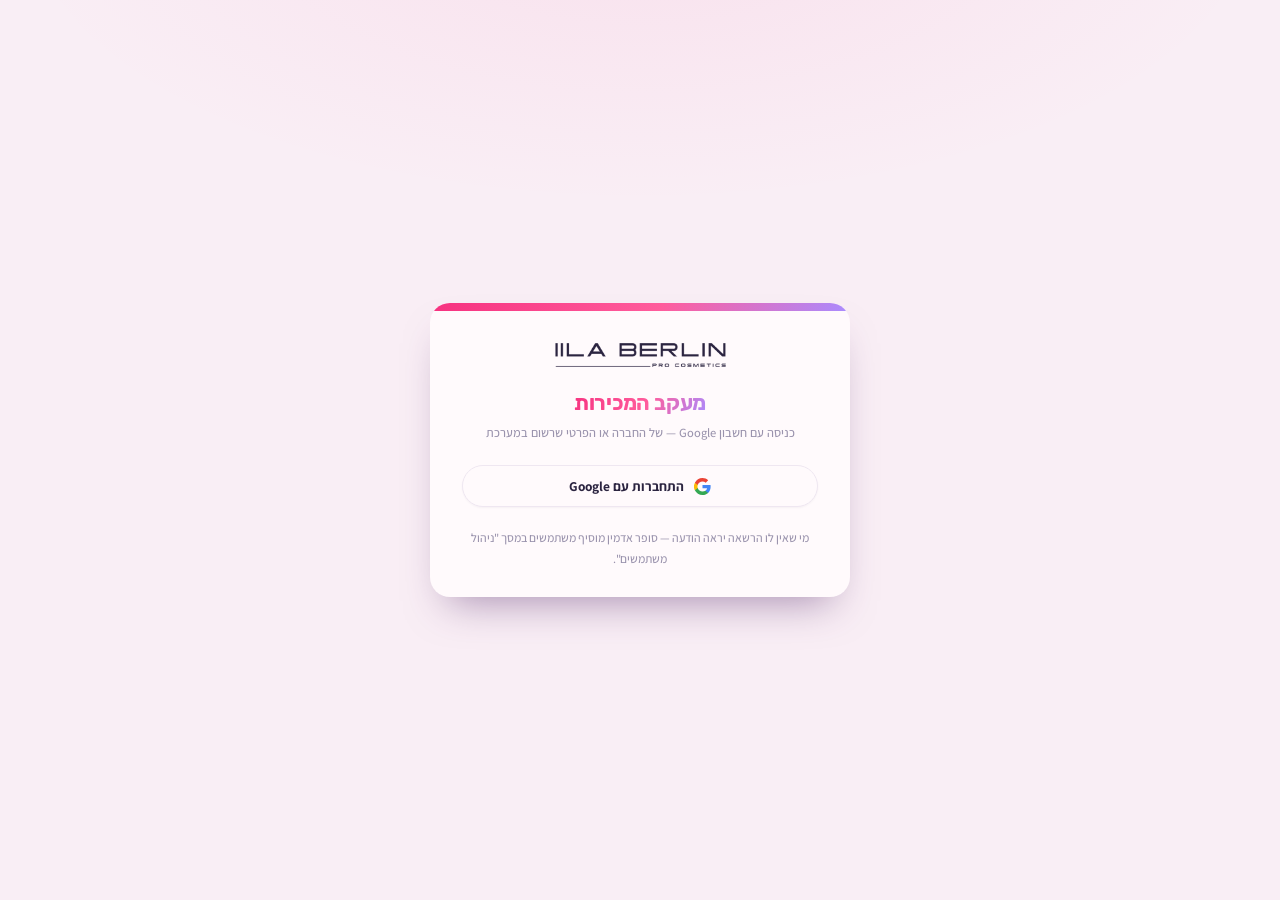
<file: index.html>
<!doctype html>
<html lang="he" dir="rtl">
<head>
<meta charset="utf-8" />
<meta name="build" content="20260922204036" />
<script>try{document.documentElement.dataset.theme=localStorage.getItem("dash.theme")==="dark"?"dark":"light"}catch(e){}</script>
<meta name="viewport" content="width=device-width, initial-scale=1" />
<meta name="robots" content="noindex, nofollow" />
<link rel="icon" href="favicon.png" type="image/png" />
<title>KPI — הכנסות · מעקב המכירות</title>
<link rel="preconnect" href="https://fonts.googleapis.com" />
<link rel="preconnect" href="https://fonts.gstatic.com" crossorigin />
<link rel="stylesheet" href="https://fonts.googleapis.com/css2?family=Assistant:wght@400;600;700;800&family=Heebo:wght@400;500;600;700;800&family=Rubik:wght@400;500;600;700&display=swap" />
<link rel="stylesheet" href="assets/vendor/open-props.min.css?v=1.7.16" />
<link rel="stylesheet" href="assets/design-system.css?v=20260922b" />
</head>
<body class="has-side">
<header>
  <a class="brand" target="_blank" rel="noopener noreferrer" aria-label="אילה ברלין — Pro Cosmetics"></a>
  <h1>KPI — הכנסות</h1>
  <select id="month" title="חודש"></select>
  <span class="sub" id="asof"></span>
  <a class="btn ghost sm" data-write href="/intake/" target="_blank" rel="noopener" title="נפתח באותו שרת, ודורש התחברות Google בתפקיד סופר אדמין.">העלאת לידים</a>
  <script>
  // "העלאת לידים" רץ על השרת המקומי בלבד (פייתון + רפיד). בענן אין /intake/,
  // ולכן הכפתור מוסתר שם במקום להוביל ל-404.
  (function(){ const h = location.hostname;
    const local = h === "localhost" || h === "127.0.0.1" || /^192\.168\./.test(h) || /^10\./.test(h) || h.endsWith(".local");
    if (!local) document.querySelector('a[href="/intake/"]')?.remove();
  })();
  </script>
  <nav class="tabs" id="tabs">
    <button data-tab="month"  aria-selected="true">חודשי</button>
    <button data-tab="annual" aria-selected="false">תצוגה שנתית</button>
    <button data-tab="days"   aria-selected="false">ימי עבודה</button>
  </nav>
</header>
<div class="wrap">
  <!-- ================= חודשי ================= -->
  <section id="tab-month">
    <div class="tiles" id="tiles"></div>
    <div class="card pastel-pink">
      <h2>הדרך ליעד <span class="note" id="progNote"></span></h2>
      <div class="body" id="progress"></div>
    </div>
    <div class="card">
      <h2>קצב מול היעד — יום אחרי יום <span class="note">מצטבר בפועל לעומת מה שנדרש עד אותו יום</span></h2>
      <div class="chartwrap" id="paceChart"></div>
    </div>
    <div class="card">
      <h2>מעקב יומי — הכנסות מול יעד <span class="note">מתחילת החודש, מימין לשמאל · ירוק = מעל הנדרש · אדום = פחות מחצי מהנדרש</span></h2>
      <div class="scroll"><table id="grid"><thead></thead><tbody></tbody></table></div>
    </div>
    <div class="card">
      <h2>לוח החודש — קופה יומית ומצטבר <span class="note" id="monthCalNote"></span></h2>
      <div id="monthCal" class="calgrid"></div>
    </div>
    <div class="cols">
      <div class="card">
        <h2>עמידה ביעד</h2>
        <div id="summary"></div>
      </div>
      <div class="card">
        <h2>ממוצע לפי יום בשבוע <span class="note">ימים עם קופה בלבד</span></h2>
        <div class="chartwrap" id="weekdayChart" style="padding-bottom:0"></div>
        <table class="mini"><tbody id="weekday"></tbody></table>
      </div>
      <div class="card">
        <h2>ימים אחרונים</h2>
        <table class="mini"><tbody id="recent"></tbody></table>
      </div>
    </div>
    <div class="foot" id="foot"></div>
  </section>

  <!-- ================= תצוגה שנתית ================= -->
  <section id="tab-annual" class="hidden">
    <div class="tiles" id="annTiles"></div>
    <div class="card">
      <h2>השוואת חודשים <span class="note">שורה = מדד, עמודה = חודש · החודש הנבחר מסומן · חודש פתוח מסומן ב-•</span></h2>
      <div class="scroll"><table id="annGrid"><thead></thead><tbody></tbody></table></div>
    </div>
    <div class="card">
      <h2>מגמה חודשית
        <label class="sub" style="margin-inline-start:auto; display:flex; align-items:center; gap:8px;">מדד <select id="annMetric"></select>
          <select id="annKind"><option value="bars">עמודות</option><option value="lines">נקודות מחוברות</option></select></label>
      </h2>
      <div class="chartwrap" id="annChart"></div>
    </div>
    <div class="cols">
      <div class="card"><h2>סה״כ לשנה <span class="note" id="annYearNote"></span></h2><table class="mini"><tbody id="annYear"></tbody></table></div>
      <div class="card"><h2>שינוי מול החודש הקודם</h2><table class="mini"><tbody id="annMom"></tbody></table></div>
      <div class="card"><h2>קביעת 50 ₪ לפי חודש</h2><table class="mini"><tbody id="annFifty"></tbody></table></div>
    </div>
    <div class="card" id="tgtCard" data-write>
      <h2>יעדי הכנסה חודשיים <span class="note">שינוי נשמר מיד ומעדכן את כל הדוח</span></h2>
      <div class="info">חודש בלי יעד משלו <b>יורש את היעד האחרון שהוגדר לחודש קודם</b> (ואם אין — ברירת המחדל). אפשר גם לשנות את היעד ישירות באריח "יעד חודשי" בטאב החודשי.</div>
      <div class="err hidden" id="tgtErr"></div>
      <div class="scroll"><table id="tgtGrid"><thead></thead><tbody></tbody></table></div>
    </div>
    <div class="foot" id="annFoot"></div>
  </section>

  <!-- ================= ימי עבודה ================= -->
  <section id="tab-days" class="hidden">
    <div class="card pastel-mint">
      <h2>איך סופרים ימי עבודה <span class="note">מדיניות לכל מחלקה — מסמך ההערות</span></h2>
      <div class="scroll"><table id="polGrid"><thead></thead><tbody></tbody></table></div>
    </div>
    <div class="card">
      <h2>לוח החודש — הכנסות המרכז <span class="note" id="calNote"></span></h2>
      <div class="info" id="calInfo"></div>
      <div id="calGrid" class="calgrid"></div>
    </div>
  </section>
</div>

<script src="js/auth-config.js?v=20260918y"></script>
<script src="js/auth.js?v=20260921m"></script>
<script src="js/nav.js?v=20260922a"></script>
<script src="js/explain.js?v=20260918y"></script>
<script src="js/ui.js?v=20260921u"></script>
<script src="js/comp-banner.js?v=20260921q"></script>
<script src="js/config.js?v=20260918y"></script>
<script>
const C = window.KPI_CONFIG;
const rest = UI.rest, esc = UI.esc, money = UI.money, pct = UI.pct, q = UI.q;
let MONTH = null, MONTHS = [], ANN = null, DAYS = [], SUMM = null;

// חמש שורות בלבד. שתי הראשונות מודגשות ונצבעות מול הנדרש:
// ירוק = עומד/עובר את הנדרש, אדום = פחות מחצי מהנדרש, אחרת ניטרלי.
const METRICS = [
  {key:'daily_net',      label:'קופה יומית',        hero:true, q:'daily_net',   tone:(r,s)=>tone(r.daily_net, s.daily_standard), extra:r=>preCredits(r)},
  {key:'cumulative_net', label:'קופה מצטבר',        hero:true, q:'cumulative',  tone:(r)=>tone(r.cumulative_net, r.required_cumulative)},
  {key:'credits',        label:'זיכויים',           q:'credits', dashZero:true, onlyIf:rows=>rows.some(r=>Number(r.credits||0)!==0)},
  {key:'monthly_pace',   label:'קצב חודשי (צפי)',   hero:true, q:'pace_center', tone:(r)=>tone(r.monthly_pace, r.monthly_target)},
  {key:'gap_vs_target',  label:'פער מול קצב היעד',  q:'gap'},
];
function tone(v, req){
  if(v===null||v===undefined||req===null||req===undefined) return '';
  const n=Number(v), r=Number(req); if(!(r>0)) return '';
  return n>=r ? 'ok' : (n < r/2 ? 'bad' : '');
}
// זיכוי "משמעותי" = לפחות 5% מהקופה לפני זיכויים (ולפחות 1,000 ₪). אז מציגים בסוגריים כמה היה לפני.
function bigCredit(r){
  const cr=Math.abs(Number(r.credits||0)), g=Number(r.gross_before_credits||0);
  return cr>=1000 && g>0 && cr/g>=0.05;
}
function preCredits(r){ return bigCredit(r) ? `<span class="pre">(לפני זיכויים ${money(r.gross_before_credits)})</span>` : ''; }

const tabs = UI.tabs('#tabs', t => { if(t==='annual') renderAnnual(); if(t==='days') renderDays(); });

function cell(v, dashZero, tn, extra){
  if(v===null||v===undefined) return '<td class="num dash">—</td>';
  const n = Number(v);
  if(dashZero && n===0) return '<td class="num dash">—</td>';
  return `<td class="num ${n<0?'neg':''} ${tn||''}">${money(n)}${extra||''}</td>`;
}

async function loadMonths(){
  const rows = await rest(`${C.VIEW}?select=period_month&order=period_month.desc`);
  MONTHS = [...new Set(rows.map(r=>r.period_month))];
  const sel = document.getElementById('month');
  UI.fillMonths(sel, MONTHS, MONTHS[0]);
  sel.onchange = ()=>{ MONTH = sel.value; render(MONTH); if(tabs.current()==='annual') renderAnnual(); if(tabs.current()==='days') renderDays(); };
  if(MONTHS.length){ MONTH = MONTHS[0]; render(MONTH); if(tabs.current()==='annual') renderAnnual(); if(tabs.current()==='days') renderDays(); }
  else document.getElementById('tiles').innerHTML='<div class="err">אין נתונים ב-Supabase לחודש כלשהו.</div>';
}

async function render(month){
  document.querySelector('#grid tbody').innerHTML='<tr><td class="load">טוען…</td></tr>';
  let rows, summ;
  try{ [rows, summ] = await Promise.all([rest(`${C.VIEW}?period_month=eq.${month}&order=calendar_date`), rest(`kpi_summary?period_month=eq.${month}`)]); }
  catch(e){ document.querySelector('#grid tbody').innerHTML=`<tr><td class="err">שגיאת טעינה: ${esc(e.message)}</td></tr>`; return; }
  DAYS = rows; SUMM = summ[0] || {};
  // כרונולוגי: היום הראשון בחודש מימין, האחרון משמאל
  const active = rows.filter(r=>r.daily_net!==null).sort((a,b)=>a.calendar_date.localeCompare(b.calendar_date));
  if(!active.length){ document.querySelector('#grid tbody').innerHTML='<tr><td class="err">אין ימי פעילות בחודש זה.</td></tr>'; document.getElementById('tiles').innerHTML=''; document.getElementById('monthCal').innerHTML=''; return; }
  const asof = active[active.length-1];
  document.getElementById('asof').textContent = `עדכני ל-${UI.dm(asof.calendar_date)} (${UI.DOW_FULL[new Date(asof.calendar_date).getUTCDay()]}) · רוענן ${UI.time(asof.refreshed_at)}`;

  const thead = `<tr><th>מדד</th>${active.map(r=>`<th class="${r.calendar_date===asof.calendar_date?'today':''}"><div>${r.dow_he}</div><div class="metric">${UI.dm(r.calendar_date)}</div></th>`).join('')}</tr>`;
  document.querySelector('#grid thead').innerHTML = thead;
  document.querySelector('#grid tbody').innerHTML = METRICS.filter(mt=>!mt.onlyIf || mt.onlyIf(active)).map(mt=>
    `<tr class="${mt.hero?'hero':''}"><td>${mt.label} ${q(mt.q)}</td>${active.map(r=>cell(r[mt.key], mt.dashZero, mt.tone ? mt.tone(r, SUMM) : '', mt.extra ? mt.extra(r) : '')).join('')}</tr>`).join('');

  // גוללים כך שהיום האחרון ייראה (הסדר נשאר כרונולוגי מימין)
  document.querySelector('#grid th.today')?.scrollIntoView({ inline:'end', block:'nearest' });
  renderMonthCal(month, active, SUMM.daily_standard);
  await renderExtras(month, asof);
  document.getElementById('foot').textContent =
    `${active.length} ימי פעילות · יעד ${money(asof.monthly_target)} · המספרים נמשכים ישירות מ-Supabase (public.kpi_dashboard). הקצב וימי העבודה לפי מדיניות "הכנסות המרכז".`;
}

async function renderExtras(month, asof){
  const [wd, recent, prevSumm] = await Promise.all([
    rest(`kpi_weekday_avg?period_month=eq.${month}`),
    rest(`kpi_recent_days?period_month=eq.${month}&order=calendar_date.desc`),
    rest(`kpi_summary?period_month=eq.${UI.prevMonth(month)}`),
  ]);
  const s = SUMM || {};
  const prev = prevSumm[0] || null;
  const target = Number(s.monthly_target || asof.monthly_target || 0);
  const pace = Number(s.monthly_pace || 0), cum = Number(s.cumulative || 0);
  const ratio = target ? pace/target : null, cls = UI.paceCls(ratio);
  const attain = target ? cum/target : 0;
  const isOpen = month === UI.thisMonth();
  const vsPrev = prev ? UI.delta(isOpen ? pace : cum, prev.cumulative) : null;

  // אריחים (RTL: הראשון מימין)
  const tiles = document.getElementById('tiles');
  tiles.innerHTML = [
    `<div class="tile"><div class="k">יעד חודשי ${q('target_inherit')}</div><div class="v small" id="tgtTile"></div><div class="m">${isOpen ? 'החודש רץ' : 'חודש סגור'}</div></div>`,
    `<div class="tile hero"><div class="k">מצטבר עד היום ${q('cumulative')}</div><div class="v" data-count="${cum}" data-fmt="money">${money(cum)}</div><div class="m">${pct(attain,1)} מהיעד · ${UI.int(s.workdays_elapsed)} ימי עבודה</div>${UI.prevLine(cum, prev && prev.cumulative, money)}</div>`,
    `<div class="tile ${cls}"><div class="k">קצב — צפי לסוף החודש ${q('pace_center')}</div><div class="v" data-count="${pace}" data-fmt="money">${money(pace)}</div><div class="m">${UI.statusPill(ratio, `${pct(ratio,0)} מהיעד`)} ${q('pace_color')}</div>${UI.prevLine(pace, prev && prev.monthly_pace, money)}</div>`,
    `<div class="tile ${Number(s.pace_vs_target)>=0?'pos':'neg'}"><div class="k">פער בין הקצב ליעד ${q('gap')}</div><div class="v small" data-count="${s.pace_vs_target||0}" data-fmt="money">${money(s.pace_vs_target)}</div><div class="m">נדרש יומי מעכשיו ${money(s.required_daily_from_now)} ${q('required_daily')}</div>${UI.prevLine(s.pace_vs_target, prev && prev.pace_vs_target, money)}</div>`,
    `<div class="tile"><div class="k">ממוצע ליום עבודה ${q('daily_avg')}</div><div class="v small" data-count="${s.daily_avg||0}" data-fmt="money">${money(s.daily_avg)}</div><div class="m">סטנדרט יומי ${money(s.daily_standard)} ${q('daily_standard')}</div>${UI.prevLine(s.daily_avg, prev && prev.daily_avg, money)}</div>`,
    `<div class="tile"><div class="k">מול חודש שעבר ${q('vs_last_month')}</div><div class="v small">${prev ? UI.deltaHtml(vsPrev) : '—'}</div><div class="m">${prev ? `${UI.heb(UI.prevMonth(month))}: ${money(prev.cumulative)}` : 'אין חודש קודם'}</div></div>`,
  ].join('');
  document.getElementById('tgtTile').appendChild(UI.inlineNumber({
    value: target, fmt: money, step: 50000, title: 'עריכת היעד לחודש (סופר אדמין / הנהלה)', allow: UI.canEditTargets(),
    onSave: async v => { await UI.rpc('set_target', { p_kind:'revenue', p_month: month, p_amount: v }); await render(month); if(tabs.current()==='annual') renderAnnual(); }
  }));
  UI.countUp(tiles);

  // הדרך ליעד — פס התקדמות עם אבני דרך + הישגים
  const best = DAYS.filter(r=>r.daily_net!==null).sort((a,b)=>Number(b.daily_net)-Number(a.daily_net))[0];
  const std = Number(s.daily_standard||0);
  let streak = 0; for(const r of [...DAYS].filter(r=>r.daily_net!==null && r.is_workday).sort((a,b)=>b.calendar_date.localeCompare(a.calendar_date))){ if(Number(r.daily_net) >= std) streak++; else break; }
  const aboveStd = DAYS.filter(r=>r.daily_net!==null && r.is_workday && Number(r.daily_net)>=std).length;
  const badges = [];
  if(attain>=1) badges.push('<span class="chip good">🎯 היעד הושג!</span>');
  if(ratio>=1 && attain<1) badges.push('<span class="chip good">🚀 בקצב מעל היעד</span>');
  if(streak>=3) badges.push(`<span class="chip lemon">🔥 ${streak} ימים ברצף מעל הסטנדרט</span>`);
  if(best) badges.push(`<span class="chip pink">🏆 יום שיא: ${UI.dm(best.calendar_date)} · ${money(best.daily_net)}</span>`);
  badges.push(`<span class="chip mint">✅ ${aboveStd} ימים מעל הסטנדרט</span>`);
  document.getElementById('progress').innerHTML =
    UI.progress(attain, { flagText: `${money(cum)} · ${pct(attain,0)}`, title:'מצטבר מתוך היעד' }) +
    `<div class="row" style="margin-top:6px">${badges.join(' ')}<span class="spacer"></span><span class="sub">נשארו ${UI.one(s.workdays_remaining)} ימי עבודה</span><span class="chip need ${cls}" title="כמה צריך להכניס בכל יום עבודה שנשאר כדי לסגור את היעד">🎯 צריך <b>${money(s.required_daily_from_now)}</b> ביום</span></div>`;
  document.getElementById('progNote').textContent = `${pct(attain,1)} מהיעד · צפי ${pct(ratio,0)}`;
  if(attain >= 1) UI.celebrateOnce('kpi-'+month);

  // קצב מול היעד — קווים
  const days = DAYS.filter(r=>r.daily_net!==null).map(r=>({date:r.calendar_date, actual:Number(r.cumulative_net), required:Number(r.required_cumulative)}));
  // כמה אחוז אנחנו ממה שנדרש עד היום — כתוב בגוף הגרף, לא רק בטבלה למטה
  const last = days.length ? days[days.length-1] : null;
  const ofReq = last && last.required > 0 ? last.actual / last.required : null;
  const callout = ofReq === null ? null : {
    text: `${pct(ofReq,0)} מהנדרש עד היום`,
    sub: `${money(last.actual)} מתוך ${money(last.required)} · ${UI.dm(last.date)}`,
    tone: ofReq >= 1 ? 'pos' : (ofReq >= 0.8 ? 'warn' : 'neg'),
    title: 'המצטבר בפועל חלקי מה שהיה צריך להצטבר עד היום כדי לעמוד ביעד החודשי',
  };
  UI.chart.lines('#paceChart', {
    labels: days.map(d=>UI.dm(d.date)),
    series: [
      { name:'מצטבר בפועל', values: days.map(d=>d.actual), color:'var(--c1)' },
      { name:'נדרש ליעד עד היום', values: days.map(d=>d.required), color:'var(--c3)', dashed:true, noDots:true },
      { name:'יעד חודשי', values: days.map(()=>target), color:'var(--c4)', dashed:true, noDots:true },
    ], fmt: money, area:true, title:'קצב מול היעד', callout });

  // עמידה ביעד (kv)
  const kv=[
    ['יעד חודשי', money(target), '', 'target_inherit'],
    ['מצטבר עד היום', money(cum), '', 'cumulative'],
    ['אחוז עמידה בקצב', pct(s.attainment_pct), s.attainment_pct>=1?'pos':(s.attainment_pct<0.7?'neg':'warn'), 'attainment'],
    ['נדרש יומי מעכשיו', money(s.required_daily_from_now), '', 'required_daily'],
    ['קצב מול היעד', money(s.pace_vs_target), s.pace_vs_target<0?'neg':'pos', 'pace_center'],
    ['ימי עבודה החודש', UI.one(s.workdays_month), '', 'workdays'],
    ['ימי עבודה שעברו', UI.one(s.workdays_elapsed), '', 'workdays'],
    ['ימי עבודה שנשארו', UI.one(s.workdays_remaining), '', 'workdays'],
  ];
  document.getElementById('summary').innerHTML = kv.map(([k,v,c,qk])=>`<div class="kv"><span class="lbl">${k} ${q(qk)}</span><span class="val ${c||''}">${v}</span></div>`).join('');

  // ממוצע לפי יום בשבוע — עמודות + מיני
  const wmap={}; wd.forEach(r=>wmap[r.dow_he]=r.avg_net);
  const order=['א','ב','ג','ד','ה','ו'], DOWN={'א':'ראשון','ב':'שני','ג':'שלישי','ד':'רביעי','ה':'חמישי','ו':'שישי'};
  UI.chart.bars('#weekdayChart', { items: order.map(d=>({label:DOWN[d], value:Number(wmap[d]||0), cls:'c5'})), fmt: money, height: 220, yfmt: v=>UI.k(v,{plain:true}), goal: Number(s.daily_standard)||null, goalLabel: s.daily_standard ? 'סטנדרט יומי · '+UI.k(Number(s.daily_standard),{plain:true}) : null });
  // פס בתוך השורה — יחסית לערך הגבוה בטבלה. הפס מתחת לטקסט, לא מסתיר אותו.
  const vbar = (v, max, cls) => { const n = Math.abs(Number(v)||0), w = max ? Math.min(100, n/max*100) : 0;
    return ` class="vbar ${cls}" style="--vbar-w:${w.toFixed(1)}%"`; };
  const wdMax = Math.max(...order.map(d=>Math.abs(Number(wmap[d])||0)), 1);
  document.getElementById('weekday').innerHTML = order.map(d=>
    `<tr${vbar(wmap[d], wdMax, Number(wmap[d])<0?'neg':'mid')}><td>${DOWN[d]} ${q('weekday_avg')}</td><td class="${wmap[d]<0?'neg':''}">${wmap[d]==null?'—':money(wmap[d])}</td></tr>`).join('');

  const recMax = Math.max(...recent.map(r=>Math.abs(Number(r.daily_net)||0)), 1);
  document.getElementById('recent').innerHTML = recent.map(r=>{
    const v = Number(r.daily_net)||0, std = Number(s.daily_standard)||0;
    const cls = v < 0 ? 'neg' : (std && v >= std ? 'pos' : 'mid');
    return `<tr${vbar(v, recMax, cls)}><td>${relLabel(r.calendar_date)} · ${UI.dm(r.calendar_date)}</td><td class="${v<0?'neg':''}">${v===0?'<span class="dash">—</span>':money(v)}</td></tr>`; }).join('') || '<tr><td class="dash">אין נתונים</td><td>-</td></tr>';

}

// לוח החודש: קופה יומית (מודגש, צבוע מול הסטנדרט היומי), מצטבר (צבוע מול הנדרש עד אותו יום), וזיכוי אם היה
function renderMonthCal(month, active, std){
  const el = document.getElementById('monthCal'); if(!el) return;
  const y=+month.slice(0,4), m=+month.slice(5,7);
  const pad = new Date(Date.UTC(y,m-1,1)).getUTCDay(), n = new Date(Date.UTC(y,m,0)).getUTCDate();
  const map={}; active.forEach(r=>map[r.calendar_date]=r);
  const today = UI.today(), DOWN=['א׳','ב׳','ג׳','ד׳','ה׳','ו׳','ש׳'];
  let cells='', ok=0, bad=0, credits=0;
  for(let d=1; d<=n; d++){
    const iso=`${month.slice(0,7)}-${String(d).padStart(2,'0')}`, r=map[iso], dow=(pad+d-1)%7, isT=iso===today;
    if(!r){
      cells += `<div class="day readonly ${dow===6?'off':'empty'} ${isT?'today':''}"><span class="d">${d}${isT?' ●':''}</span><span class="h">${dow===6?'שבת':(iso>today?'':'אין קופה')}</span></div>`;
      continue;
    }
    const t1=tone(r.daily_net, std), t2=tone(r.cumulative_net, r.required_cumulative), cr=Number(r.credits||0);
    if(t1==='ok') ok++; if(t1==='bad') bad++; if(cr!==0) credits+=Math.abs(cr);
    cells += `<div class="day kpi readonly ${t1} ${isT?'today':''}" title="${esc(`${UI.DOW_FULL[dow]} ${UI.dm(iso)} · סטנדרט יומי ${money(std)} · נדרש מצטבר ${money(r.required_cumulative)}`)}">` +
      `<span class="d">${d}${isT?' ●':''}</span>` +
      `<span class="n1 ${t1}">${money(r.daily_net)}</span>` +
      `<span class="n2 ${t2}">מצטבר ${money(r.cumulative_net)}</span>` +
      (cr!==0 ? `<span class="cr">זיכוי ${money(Math.abs(cr))}${bigCredit(r) ? ` (לפני: ${money(r.gross_before_credits)})` : ''}</span>` : '') + `</div>`;
  }
  el.innerHTML = `<div class="hdr">${DOWN.map(x=>`<span>${x}</span>`).join('')}</div><div class="days">${'<div class="day pad"></div>'.repeat(pad)}${cells}</div>` +
    `<div class="legend"><span class="lg ok">מעל הסטנדרט היומי</span><span class="lg bad">פחות מחצי מהסטנדרט</span><span class="lg">בין לבין</span><span class="lg cr">זיכוי באותו יום</span></div>`;
  const note = document.getElementById('monthCalNote');
  if(note) note.textContent = `${active.length} ימי קופה · ${ok} מעל הסטנדרט · ${bad} מתחת לחצי` + (credits ? ` · זיכויים ${money(credits)}` : '');
}

function relLabel(iso){
  const d=new Date(iso+'T00:00:00'); const today=new Date(); today.setHours(0,0,0,0);
  const n=Math.round((today-d)/86400000);
  if(n<=0) return 'היום'; if(n===1) return 'אתמול'; if(n===2) return 'לפני יומיים'; return `לפני ${n} ימים`;
}

// ============================================================ תצוגה שנתית
const ANN_ROWS = [
  ['total_net','סה״כ נטו','money',true,'cumulative'], ['gross_before_credits','לפני זיכויים','money',false,'gross'], ['credits','זיכויים','money',false,'credits'],
  ['monthly_target','יעד חודשי','money',false,'target_inherit'], ['target_pct','אחוז מהיעד','pctT',true,'target_pct'], ['gap_vs_target','פער מול היעד','money',false,'gap'],
  ['daily_avg','ממוצע ליום עבודה','money',true,'daily_avg'], ['best_day_net','היום החזק בחודש','money',false,'best_day'],
  ['active_days','ימי פעילות','int',false,null], ['workdays_elapsed','ימי עבודה שנספרו','int',false,'workdays'],
  ['mom_delta','שינוי מול החודש הקודם','money',true,'mom'], ['mom_pct','שינוי % מול החודש הקודם','pctD',false,'mom'],
];
const ANN_CHART = [['total_net','סה״כ נטו','money'],['gross_before_credits','לפני זיכויים','money'],['credits','זיכויים','money'],['daily_avg','ממוצע ליום עבודה','money'],['target_pct','אחוז מהיעד','pct'],['gap_vs_target','פער מול היעד','money'],['best_day_net','היום החזק בחודש','money']];
const IS_MOM = k => k==='mom_delta' || k==='mom_pct';
const momSafe = (row,k) => (IS_MOM(k) && !row.is_closed) ? null : row[k];
function annFmt(v, kind){
  if(v===null||v===undefined||(typeof v==='number'&&!isFinite(v))) return {t:'—', c:'dash'};
  const n=Number(v);
  if(kind==='int') return {t:UI.int(n), c:''};
  if(kind==='pctT') return {t:pct(n), c: n>=1?'pos':(n<0.7?'neg':'warn')};
  if(kind==='pctD') return {t:UI.pctSigned(n), c: n<0?'neg':(n>0?'pos':'')};
  if(kind==='pct') return {t:pct(n), c:''};
  return {t:money(n), c:n<0?'neg':''};
}
async function renderAnnual(){
  const body = document.querySelector('#annGrid tbody');
  body.innerHTML = '<tr><td class="load">טוען…</td></tr>';
  try{
    const [months, fifty] = await Promise.all([rest('kpi_annual?order=period_month'), rest('kpi_fifty_by_rep?select=period_month,cnt')]);
    const fmap={}; fifty.forEach(r=>{ fmap[r.period_month]=(fmap[r.period_month]||0)+Number(r.cnt||0); });
    ANN = { months, fifty: fmap };
  }catch(e){ body.innerHTML = `<tr><td class="err">שגיאת טעינה: ${esc(e.message)}</td></tr>`; return; }
  const { months } = ANN;
  if(!months.length){ body.innerHTML='<tr><td class="dash">אין נתונים</td></tr>'; return; }
  const cols = [...months];   // מימין לשמאל: החודש הראשון מימין
  document.querySelector('#annGrid thead').innerHTML = `<tr><th>מדד</th>${cols.map(c=>`<th class="${c.period_month===MONTH?'selmonth':''}" ${c.is_closed?'':`title="חודש פתוח — עד ${UI.dm(c.as_of)}"`}><div>${UI.heb(c.period_month)}${c.is_closed?'':' •'}</div><div class="metric">${c.active_days} ימי פעילות</div></th>`).join('')}</tr>`;
  body.innerHTML = ANN_ROWS.map(([k,lbl,kind,band,qk])=>`<tr class="${band?'rowband':''}"><td>${lbl} ${qk?q(qk):''}</td>${cols.map(c=>{ const f=annFmt(momSafe(c,k),kind); return `<td class="num ${f.c} ${c.period_month===MONTH?'selmonth':''}">${f.t}</td>`; }).join('')}</tr>`).join('');

  const S = k => months.reduce((a,m)=>a+Number(m[k]||0),0);
  const best = [...months].sort((a,b)=>Number(b.total_net)-Number(a.total_net))[0];
  const worst = [...months].filter(m=>m.is_closed).sort((a,b)=>Number(a.total_net)-Number(b.total_net))[0];
  const net=S('total_net'), tgt=S('monthly_target');
  const tiles = document.getElementById('annTiles');
  tiles.innerHTML = [
    ['סה״כ נטו', money(net), `${months.length} חודשים`, 'cumulative'], ['ממוצע חודשי', money(months.length?net/months.length:null), '', null],
    ['אחוז מהיעד המצטבר', annFmt(tgt?net/tgt:null,'pctT').t, `יעד ${money(tgt)}`, 'target_pct', tgt&&net/tgt>=1?'pos':'neg'],
    ['החודש החזק', best?UI.heb(best.period_month):'—', best?money(best.total_net):'', null], ['החודש החלש', worst?UI.heb(worst.period_month):'—', worst?money(worst.total_net):'רק חודשים סגורים', null],
    ['סה״כ זיכויים', money(S('credits')), '', 'credits'],
  ].map(([k,v,m,qk,c])=>`<div class="tile"><div class="k">${k} ${qk?q(qk):''}</div><div class="v small ${c||''}">${v}</div>${m?`<div class="m">${esc(m)}</div>`:''}</div>`).join('');

  const year = new Date(MONTH||months[months.length-1].period_month).getUTCFullYear();
  const ms = months.filter(m=>new Date(m.period_month).getUTCFullYear()===year);
  const Sy = k => ms.reduce((a,m)=>a+Number(m[k]||0),0);
  const besty = [...ms].sort((a,b)=>Number(b.total_net)-Number(a.total_net))[0];
  document.getElementById('annYearNote').textContent = `${year} · ${ms.length} חודשים` + (ms.some(m=>!m.is_closed)?' (כולל חודש פתוח)':'');
  document.getElementById('annYear').innerHTML = [
    ['סה״כ נטו', money(Sy('total_net'))], ['לפני זיכויים', money(Sy('gross_before_credits'))], ['זיכויים', money(Sy('credits'))],
    ['יעד מצטבר', money(Sy('monthly_target'))], ['אחוז מהיעד', annFmt(Sy('monthly_target')?Sy('total_net')/Sy('monthly_target'):null,'pctT').t],
    ['ממוצע חודשי', money(ms.length?Sy('total_net')/ms.length:null)], ['החודש החזק', besty?`${UI.heb(besty.period_month)} · ${money(besty.total_net)}`:'—'],
  ].map(([k,v])=>`<tr><td>${k}</td><td>${v}</td></tr>`).join('');
  document.getElementById('annMom').innerHTML = [...months].reverse().map(m=>{
    const d=annFmt(momSafe(m,'mom_delta'),'money'), p=annFmt(momSafe(m,'mom_pct'),'pctD');
    return `<tr class="${m.period_month===MONTH?'rowband':''}"><td>${UI.heb(m.period_month)}${m.is_closed?'':' •'}</td><td class="${d.c}">${momSafe(m,'mom_delta')==null?'—':`${d.t} <span class="dash">(${p.t})</span>`}</td></tr>`; }).join('');
  const ft = Object.values(ANN.fifty).reduce((a,b)=>a+b,0);
  document.getElementById('annFifty').innerHTML = [...months].reverse().map(m=>`<tr class="${m.period_month===MONTH?'rowband':''}"><td>${UI.heb(m.period_month)}</td><td>${ANN.fifty[m.period_month]?UI.int(ANN.fifty[m.period_month]):'<span class="dash">—</span>'}</td></tr>`).join('') + `<tr class="rowband"><td>סה״כ</td><td>${UI.int(ft)}</td></tr>`;

  const sel = document.getElementById('annMetric');
  if(!sel.options.length){ sel.innerHTML = ANN_CHART.map(m=>`<option value="${m[0]}">${m[1]}</option>`).join(''); sel.onchange = drawAnnualChart; document.getElementById('annKind').onchange = drawAnnualChart; }
  drawAnnualChart();
  renderTargets();
  document.getElementById('annFoot').textContent = `${months.length} חודשים · ${UI.heb(months[0].period_month)} – ${UI.heb(months[months.length-1].period_month)} · חודש פתוח מסומן ב-• · מקור: public.kpi_annual.`;
}
function drawAnnualChart(){
  if(!ANN) return;
  const key = document.getElementById('annMetric').value, meta = ANN_CHART.find(m=>m[0]===key), kind = document.getElementById('annKind').value;
  const fmt = meta[2]==='pct' ? v=>pct(v,0) : money;
  const yfmt = meta[2]==='pct' ? v=>pct(v,0) : v=>UI.k(v,{plain:true});
  const pts = ANN.months.map(m=>({m:m.period_month, v:Number(m[key]), open:!m.is_closed, goal: key==='total_net' ? (Number(m.monthly_target ?? m.target)||null) : null})).filter(d=>isFinite(d.v));
  if(kind==='lines') UI.chart.lines('#annChart', { labels: pts.map(p=>UI.shortMonth(p.m)), series:[{name:meta[1], values:pts.map(p=>p.v)}], fmt, yfmt, title: meta[1], area:true });
  else UI.chart.bars('#annChart', { items: pts.map(p=>({label:UI.shortMonth(p.m)+(p.open?' •':''), value:p.v, sel:p.m===MONTH, cls:'c3', goal:p.goal, sub:p.open?'חודש פתוח — חלקי':''})), fmt, yfmt, title: meta[1], goal: pts.some(p=>p.goal) ? (it=>it.goal) : undefined });
}

// יעדים (סופר אדמין)
async function renderTargets(){
  const card = document.getElementById('tgtCard'); if(!card) return;
  const err = document.getElementById('tgtErr'), el = document.getElementById('tgtGrid');
  let rows; try{ rows = await rest('edit_monthly_targets?order=period_month.desc'); }
  catch(e){ err.classList.remove('hidden'); err.textContent = `טעינת היעדים נכשלה: ${esc(e.message)}`; return; }
  err.classList.add('hidden');
  const def = rows.length ? Number(rows[0].default_target) : null;
  el.querySelector('thead').innerHTML = '<tr><th>חודש</th><th>יעד (₪)</th><th>מקור</th><th>איפוס</th></tr>';
  const numInput = (val, m) => `<input class="edit tgtin" type="number" step="50000" min="0" value="${val ?? ''}" data-month="${m ?? ''}" aria-label="יעד" style="width:130px" />`;
  el.querySelector('tbody').innerHTML =
    `<tr class="rowband"><td>ברירת מחדל — כשאין שום יעד קודם</td><td>${numInput(def,'')}</td><td class="dash">—</td><td class="dash">—</td></tr>` +
    rows.map(r=>`<tr><td>${UI.heb(r.period_month)}${r.has_data?'':' <span class="dash">(אין עדיין נתונים)</span>'}</td><td>${numInput(Number(r.target_amount), r.period_month)}</td>` +
      `<td>${r.is_custom?'<span class="pos">יעד לחודש</span>':(r.inherited_from?`<span class="dash">יורש מ-${UI.heb(r.inherited_from)}</span>`:'<span class="dash">ברירת מחדל</span>')}</td>` +
      `<td>${r.is_custom?`<button class="btn ghost xs tgtreset" type="button" data-month="${r.period_month}">אפס</button>`:'<span class="dash">—</span>'}</td></tr>`).join('') +
    `<tr class="rowband"><td><input type="month" id="tgtNewMonth" aria-label="חודש חדש" /></td><td><input class="edit tgtin" type="number" step="50000" min="0" id="tgtNewAmount" style="width:130px" /></td><td colspan="2"><button class="btn sm tgtadd" type="button">הוסף יעד</button></td></tr>`;
}
async function saveTarget(month, amount, el){
  const err = document.getElementById('tgtErr'); if(el) el.disabled = true;
  try{ await UI.rpc('set_monthly_target', { p_month: month, p_amount: amount }); UI.toast('היעד נשמר ✓','good'); }
  catch(e){ err.classList.remove('hidden'); err.textContent = `שמירה נכשלה: ${esc(e.message)}`; if(el) el.disabled=false; await renderTargets(); return; }
  err.classList.add('hidden');
  try{ if(MONTH) await render(MONTH); await renderAnnual(); }catch(e){ err.classList.remove('hidden'); err.textContent = `היעד נשמר, אך רענון המסך נכשל: ${esc(e.message)}`; }
}
document.getElementById('tgtGrid')?.addEventListener('change', e=>{
  const el = e.target.closest('input.tgtin[data-month]'); if(!el) return;
  const month = el.dataset.month || null, raw = el.value.trim(), amount = (raw===''||Number(raw)===0)?null:Number(raw);
  if(month===null && amount===null){ const er=document.getElementById('tgtErr'); er.classList.remove('hidden'); er.textContent='יעד ברירת המחדל חייב להיות מספר גדול מאפס.'; renderTargets(); return; }
  saveTarget(month, amount, el);
});
document.getElementById('tgtGrid')?.addEventListener('click', e=>{
  const reset = e.target.closest('button.tgtreset'); if(reset){ saveTarget(reset.dataset.month, null, reset); return; }
  const add = e.target.closest('button.tgtadd');
  if(add){ const m=document.getElementById('tgtNewMonth').value, a=document.getElementById('tgtNewAmount').value.trim();
    if(!m||a===''||Number(a)<=0){ const er=document.getElementById('tgtErr'); er.classList.remove('hidden'); er.textContent='לבחור חודש ולהזין יעד גדול מאפס.'; return; }
    saveTarget(`${m}-01`, Number(a), add); }
});

// ============================================================ ימי עבודה
const KIND_HE = { holiday:'חג', eve_closed:'ערב חג — סגור', eve:'ערב חג — חצי יום', chol_hamoed:'חול המועד', closure:'סגירה', memorial:'יום זיכרון' };
async function renderDays(){
  const [pol, cal] = await Promise.all([rest('workday_policies'), rest(`work_calendar_month?period_month=eq.${MONTH}&order=calendar_date`)]);
  const DOWN = ['א׳','ב׳','ג׳','ד׳','ה׳','ו׳','ש׳'];
  const TITLE = { center:'הכנסות המרכז', phone:'מתאמות פגישות', front:'פרונטליות · מנהלות משרד · מטפלות', mtl:'מת״ליות' };
  document.querySelector('#polGrid thead').innerHTML = `<tr><th>מחלקה</th>${DOWN.map(d=>`<th>${d} אחורה</th>`).join('')}${DOWN.map(d=>`<th>${d} קדימה</th>`).join('')}<th>ערב חג אחורה</th><th>ערב חג קדימה</th><th>הסבר</th></tr>`;
  document.querySelector('#polGrid tbody').innerHTML = pol.map(p=>`<tr><td>${esc(TITLE[p.policy_key]||p.title)} ${q('pace_'+p.policy_key)}</td>${p.w_back.map(w=>`<td class="num">${w}</td>`).join('')}${p.w_fwd.map(w=>`<td class="num">${w}</td>`).join('')}<td class="num">${p.eve_back}</td><td class="num">${p.eve_fwd}</td><td style="white-space:normal;text-align:right;max-width:360px">${esc(p.notes||'')}</td></tr>`).join('');

  const center = pol.find(p=>p.policy_key==='center') || pol[0];
  const today = UI.today();
  let elapsed=0, remaining=0;
  const weight = (d, fwd) => {
    const dow = d.dow; const arr = fwd ? center.w_fwd : center.w_back;
    if(!d.is_workday || d.holiday_kind==='holiday' || d.holiday_kind==='eve_closed' || Number(d.closure_fraction)>=1) return 0;
    if(d.holiday_kind==='eve') return Math.min(Number(arr[dow]), Number(fwd?center.eve_fwd:center.eve_back));
    return Number(arr[dow]) * (1 - Number(d.closure_fraction||0));
  };
  cal.forEach(d=>{ if(d.calendar_date < today) elapsed += weight(d,false); else remaining += weight(d,true); });
  document.getElementById('calNote').textContent = `${UI.one(elapsed)} ימי עבודה עברו · ${UI.one(remaining)} נשארו · סה"כ ${UI.one(elapsed+remaining)}`;
  document.getElementById('calInfo').innerHTML = `לכל יום מוצג המשקל שלו: <b>אחורה</b> (לחישוב הממוצע עד היום) ו<b>קדימה</b> (ימים שנשארו). חגים לפי הלוח הישראלי; שבת וחג לא נספרים. ` +
    (UI.canWrite() ? 'סופר אדמין: לחיצה על יום מחליפה בין <b>יום עבודה</b> → <b>חצי יום</b> → <b>סגור</b> (סגירה ידנית של המרכז).' : '');
  const pad = cal.length ? cal[0].dow : 0;
  document.getElementById('calGrid').innerHTML = `<div class="hdr">${DOWN.map(d=>`<span>${d}</span>`).join('')}</div><div class="days">${'<div class="day pad"></div>'.repeat(pad)}` +
    cal.map(d=>{
      const n = Number(d.calendar_date.slice(8,10)); const wb = weight(d,false), wf = weight(d,true);
      const cls = !d.is_workday ? 'off' : (wb===0 && wf===0) ? 'closed' : (wb<1 || wf<1) ? 'half' : 'full';
      const kind = d.holiday_kind ? KIND_HE[d.holiday_kind] : '';
      const canEdit = UI.canWrite() && d.is_workday && !['holiday','eve_closed'].includes(d.holiday_kind);
      return `<div class="day ${cls} ${canEdit?'':'readonly'} ${d.calendar_date===today?'today':''}" data-date="${d.calendar_date}" data-cf="${d.closure_fraction||0}" title="${esc(d.holiday_name||'')}">` +
        `<span class="d">${n}${d.calendar_date===today?' ●':''}</span><span class="h">${esc(d.holiday_name||kind||'')}</span>` +
        `<span class="s">${d.is_workday ? `${wb} / ${wf}` : 'שבת'}</span></div>`;
    }).join('') + '</div>';
}
document.getElementById('calGrid').addEventListener('click', async e=>{
  const cell = e.target.closest('.day[data-date]'); if(!cell || cell.classList.contains('readonly') || !UI.canWrite()) return;
  const cur = Number(cell.dataset.cf||0), next = cur===0 ? 0.5 : cur===0.5 ? 1 : 0;
  cell.classList.add('busy');
  try{ await UI.rpc('set_target', { p_kind:'calendar_day', p_key: cell.dataset.date, p_amount: next, p_note: next>0 ? (next===1?'סגור':'חצי יום') : null }); UI.toast('הלוח עודכן ✓','good'); await renderDays(); await render(MONTH); }
  catch(err){ UI.toast('שמירה נכשלה: '+err.message,'bad'); cell.classList.remove('busy'); }
});

document.addEventListener('access-ready', () => UI.applyVisibility());
loadMonths().catch(e=>{ document.getElementById('tiles').innerHTML=`<div class="err">שגיאת חיבור ל-Supabase: ${esc(e.message)}</div>`; });
</script>
</body>
</html>
</file>
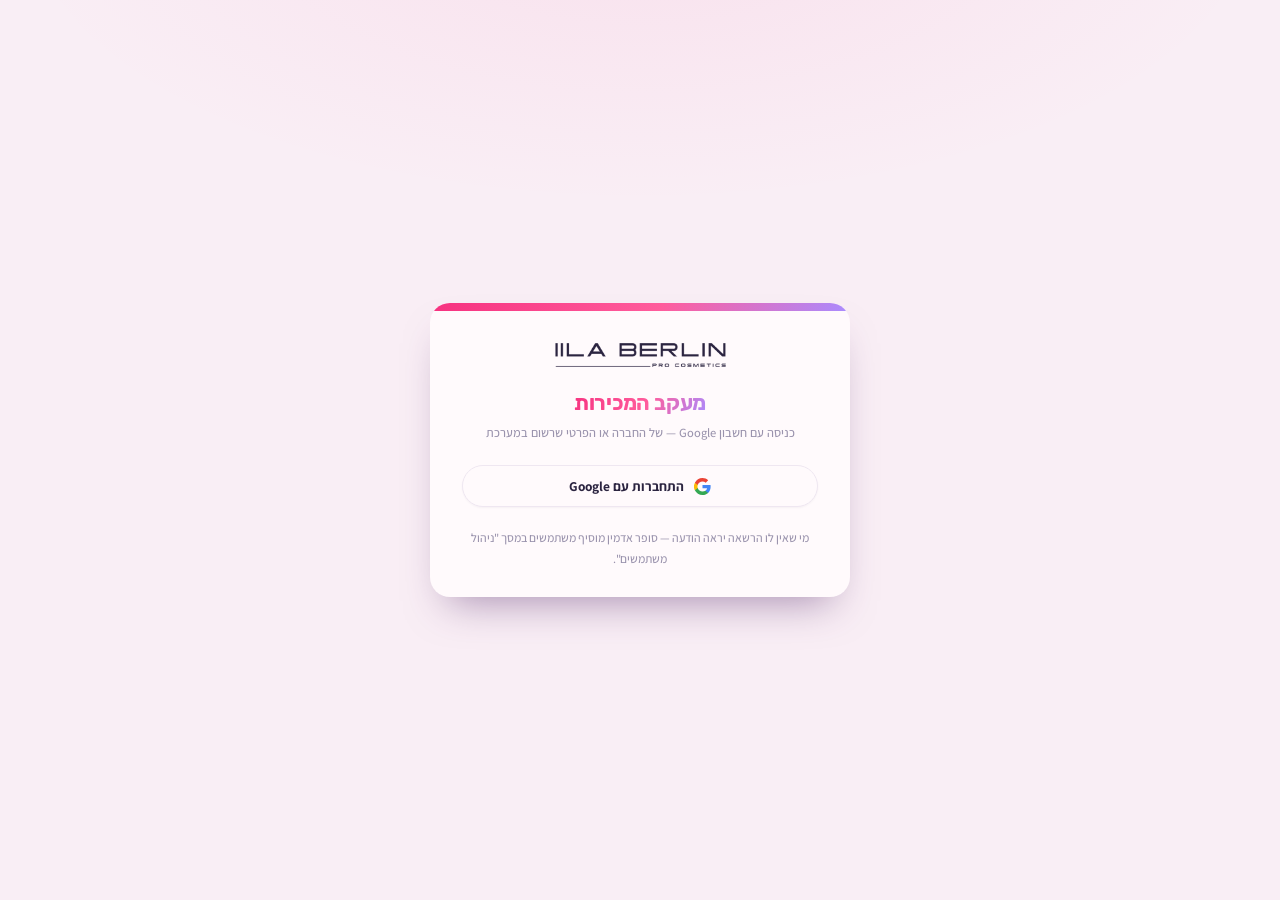
<file: center.html>
<!doctype html>
<html lang="he" dir="rtl">
<head>
<meta charset="utf-8" />
<meta name="build" content="20260922204036" />
<script>try{document.documentElement.dataset.theme=localStorage.getItem("dash.theme")==="dark"?"dark":"light"}catch(e){}</script>
<meta name="viewport" content="width=device-width, initial-scale=1" />
<meta name="robots" content="noindex, nofollow" />
<link rel="icon" href="favicon.png" type="image/png" />
<title>מכירות המחלקות · מעקב המכירות</title>
<link rel="preconnect" href="https://fonts.googleapis.com" />
<link rel="preconnect" href="https://fonts.gstatic.com" crossorigin />
<link rel="stylesheet" href="https://fonts.googleapis.com/css2?family=Assistant:wght@400;600;700;800&family=Heebo:wght@400;500;600;700;800&family=Rubik:wght@400;500;600;700&display=swap" />
<link rel="stylesheet" href="assets/vendor/open-props.min.css?v=1.7.16" />
<link rel="stylesheet" href="assets/design-system.css?v=20260922b" />
</head>
<body class="has-side">
<header>
  <a class="brand" target="_blank" rel="noopener noreferrer" aria-label="אילה ברלין — Pro Cosmetics"></a>
  <h1 id="pageTitle">מכירות המחלקות</h1>
  <select id="month" title="חודש"></select>
  <label class="toggle" title="להציג גם עובדות בלי מכירות החודש"><input type="checkbox" id="showZero" /> גם ללא פעילות</label>
  <span class="sub" id="asof"></span>
  <nav class="tabs" id="tabs">
    <button data-tab="dept"   aria-selected="true">לפי מחלקה</button>
    <button data-tab="mine"   aria-selected="false" class="hidden">המכירות שלי</button>
    <button data-tab="bonus"  aria-selected="false" class="hidden">סימולטור בונוס</button>
    <button data-tab="annual" aria-selected="false">השוואה שנתית</button>
    <button data-tab="setup"  aria-selected="false" data-write>הגדרות</button>
  </nav>
</header>
<div class="wrap">
  <div class="dept-tabs" id="deptTabs"></div>

  <!-- ================= לפי מחלקה ================= -->
  <section id="tab-dept">
    <div class="card pastel-mint hidden" id="myLadderCard">
      <h2>🪜 מדרגות הבונוס שלי <span class="note" id="myLadderNote"></span></h2>
      <div class="body" id="myLadder"></div>
    </div>
    <div class="tiles" id="tiles"></div>
    <div class="card pastel-lemon" id="podiumCard">
      <h2>🏆 גביעי המכירות <span class="note">לפי סך המכירות החודש. שלושת הראשונות מקבלות גביע גם בעמודת # בטבלה.</span></h2>
      <div id="podium"></div>
    </div>
    <div class="card">
      <h2><span id="tblTitle">ריכוז</span> <span class="note">ממוין מהמוכר/ת הכי הרבה · הסכומים באלפי ₪ (K)</span></h2>
      <div class="scroll"><table id="grid" class="rank-first"><thead></thead><tbody></tbody></table></div>
    </div>
    <div class="foot" id="foot"></div>
  </section>

  <!-- ================= השוואה שנתית ================= -->
  <!-- ================= סימולטור בונוס ================= -->
  <section id="tab-bonus" class="hidden">
    <div class="tiles" id="bonusTiles"></div>
    <div class="cols two">
      <div class="card pastel-mint">
        <h2>רוצה בונוס של… <span class="note">כמה צריך למכור בשבילו</span></h2>
        <div class="body sim">
          <label>הבונוס שאני רוצה החודש
            <input type="number" id="simBonus" min="0" step="100" placeholder="למשל 3000" inputmode="numeric" />
            <span class="unit">₪</span>
          </label>
          <div id="simBonusOut" class="simout"></div>
        </div>
      </div>
      <div class="card pastel-sky">
        <h2>אם אסיים את החודש עם… <span class="note">איזה בונוס זה נותן</span></h2>
        <div class="body sim">
          <label>סך המכירות שלי בסוף החודש
            <input type="number" id="simSales" min="0" step="500" placeholder="למשל 10000" inputmode="numeric" />
            <span class="unit">₪</span>
          </label>
          <div id="simSalesOut" class="simout"></div>
        </div>
      </div>
    </div>
    <div class="card pastel-lavender">
      <h2>מודל הבונוס שלי <span class="note">איך זה עובד, בשורה אחת</span></h2>
      <div id="bonusModel"></div>
    </div>
    <div class="card">
      <h2>סולם המדרגות שלי <span class="note" id="ladderNote"></span></h2>
      <div class="info">אחוז הבונוס נקבע לפי אחוז העמידה ביעד, והוא חל על <b>כל</b> המכירות של החודש — ולכן קפיצה למדרגה הבאה מעלה גם את הבונוס על מה שכבר מכרת. לחיצה על שורה ממלאת אותה בסימולטור.</div>
      <div class="scroll"><table id="ladder"><thead></thead><tbody></tbody></table></div>
    </div>
    <div class="foot" id="bonusFoot"></div>
  </section>

  <!-- ================= המכירות שלי ================= -->
  <section id="tab-mine" class="hidden">
    <div class="tiles" id="mineTiles"></div>
    <div class="card pastel-mint">
      <h2>המכירות שלי <span class="note" id="mineNote"></span></h2>
      <div class="info">כל תוכנית שנזקפה לך החודש, לפי תאריך. שמות הלקוחות מקוצרים (שם פרטי + שתי אותיות) ואין כאן טלפונים.</div>
      <div class="info mgr" id="mineRule"></div>
      <div id="mineList"></div>
    </div>
    <div class="card">
      <h2>ממתינות לתשלום <span class="note" id="openNote">מהחודש ומחודש שעבר</span></h2>
      <div class="info">תוכניות שנפתחו ועדיין לא נספרו בביצוע, כי התשלום לא הגיע לסף. <b>מה ששולם חלקית מסומן</b> — שם הכסף הכי קרוב לסגירה.</div>
      <div id="openList"></div>
    </div>
  </section>

  <section id="tab-annual" class="hidden">
    <div class="card">
      <h2>לפי חודשים
        <label class="sub" style="margin-inline-start:auto; display:flex; align-items:center; gap:8px;">מי <select id="annWho"></select> מדד <select id="annMetric"><option value="performance">ביצוע</option><option value="attainment">% עמידה ביעד</option><option value="offers">הצעות</option><option value="closings">סגירות</option></select></label>
      </h2>
      <div class="chartwrap" id="annChart"></div>
      <div id="annTrend"></div>
    </div>
    <div class="card">
      <h2>לפי שבועות <span class="note">כל נקודה = שבוע שלם, ראשון עד שבת · התווית היא טווח התאריכים</span></h2>
      <div class="chartwrap" id="weekChart"></div>
    </div>
    <!-- טבלת השוואה בין עובדות — לא מוצגת לחבר/ת צוות -->
    <div class="card" data-level="super_admin,manager">
      <h2>טבלת חודשים <span class="note" id="annGridNote">אותו מדד</span></h2>
      <div class="scroll"><table id="annGrid"><thead></thead><tbody></tbody></table></div>
    </div>
  </section>

  <!-- ================= הגדרות ================= -->
  <section id="tab-setup" class="hidden">
    <div class="card">
      <h2>מדרגות הבונוס <span class="note">כפי שמוגדרות לחודש הנבחר · היעדים נערכים בעיפרון בטבלה, התפקידים בניהול משתמשים</span></h2>
      <div class="scroll"><table id="tiersGrid"><thead></thead><tbody></tbody></table></div>
    </div>
  </section>
</div>

<script src="js/auth-config.js?v=20260918y"></script>
<script src="js/auth.js?v=20260921m"></script>
<script src="js/nav.js?v=20260922a"></script>
<script src="js/explain.js?v=20260918y"></script>
<script src="js/ui.js?v=20260921u"></script>
<script src="js/comp-banner.js?v=20260921q"></script>
<script>
const rest = UI.rest, esc = UI.esc, k = UI.k, pct = UI.pct, q = UI.q;
let MONTH = null, MONTHS = [], ROWS = [], TIERS = [], DEPT = null, ANN_ROWS = null, WEEK = null;
const DEPT_COLORS = { cosmetics:'var(--p-pink)', office:'var(--p-sky)', mtl:'var(--p-mint)', mtl_active:'var(--p-sage)', phone:'var(--p-lavender)', phone_active:'var(--p-lavender)', managers:'var(--p-lemon)' };
const tabs = UI.tabs('#tabs', t => { if(t==='annual') renderAnnual(); if(t==='setup') renderSetup(); if(t==='mine') renderMine(); if(t==='bonus') renderBonus(); });
const val = r => Number(r.performance||0) * (r.target_unit==='thousands' ? 1000 : 1);
const tgt = r => r.target==null ? null : Number(r.target) * (r.target_unit==='thousands' ? 1000 : 1);
const fc  = r => Number(r.forecast_month_end||0) * (r.target_unit==='thousands' ? 1000 : 1);
// צבע מספר הביצוע לפי הסכום עצמו: מעל 10,000 ירוק · 5,000–10,000 כתום · מתחת ורוד
// למת"ליות (ובמיוחד אקטיב) יש מודל בונוס נפרד שאינו כאן — לא מציגים בונוס בכלל
const noBonus = r => !r || r.department==='mtl_active' || r.department==='mtl' || !r.bonus_tier_set;
const perfCls = v => Number(v) >= 10000 ? 'pos' : Number(v) >= 5000 ? 'warn' : 'neg';
const bonus = r => r.bonus_final==null ? null : Number(r.bonus_final);
// ממוצע לפגישה = ביצוע ÷ מספר ההצעות. זה המדד שמעניק את הגביעים: הוא מודד
// את איכות הפגישה ולא את כמות הפגישות, ולכן גם מי שעבדה פחות ימים יכולה לזכות.
const avgPerMeeting = r => Number(r.offers) ? val(r)/Number(r.offers) : 0;
const SORT = { key: null, dir: null };   // מיון לפי לחיצה על כותרת
let PREV_ROWS = [];                      // שורות החודש הקודם, ל"חודש שעבר" באריחים
const prevOf = name => PREV_ROWS.find(r => r.display_name === name) || null;
const prevDept = () => PREV_ROWS.filter(r => DEPT==='all' || r.department===DEPT);

async function init(){
  const rows = await rest('front_center?select=period_month&order=period_month.desc');
  MONTHS = [...new Set(rows.map(r=>r.period_month))];
  const sel = document.getElementById('month');
  UI.fillMonths(sel, MONTHS, MONTHS[0]);
  sel.onchange = ()=>{ MONTH = sel.value; load(); };
  document.getElementById('showZero').onchange = ()=>renderDept();
  MONTH = MONTHS[0];
  if(!MONTH){ document.getElementById('tiles').innerHTML='<div class="err">אין נתונים.</div>'; return; }
  await load();
}
async function load(){
  let prevRows;
  [ROWS, TIERS, prevRows] = await Promise.all([
    rest(`front_center?period_month=eq.${MONTH}&order=dept_sort,performance.desc`),
    rest(`center_tiers?period_month=eq.${MONTH}&order=tier_set,min_value`),
    // החודש הקודם — רק כדי להציג "חודש שעבר" באריחים
    rest(`front_center?period_month=eq.${UI.prevMonth(MONTH)}&select=department,display_name,performance,target,target_unit,offers,closings`),
  ]);
  ROWS = ROWS.filter(r=>r.department!=='managers');
  document.dispatchEvent(new CustomEvent('center-rows'));
  PREV_ROWS = (prevRows||[]).filter(r=>r.department!=='managers');
  document.getElementById('asof').textContent = `${UI.one(ROWS[0]?.workdays_elapsed)} מתוך ${UI.one(ROWS[0]?.workdays_in_month)} ימי עבודה · נכון ל-${new Date().toLocaleDateString('he-IL')}`;
  // מחלקות זמינות (לפי ההרשאה): מהשורות + מהמחלקות שמותר לראות
  const depts = new Map();
  ROWS.forEach(r=>depts.set(r.department, {title:r.dept_title||r.department, sort:r.dept_sort||99, n:(depts.get(r.department)?.n||0)+1}));
  const a = UI.access();
  (a.departments||[]).forEach(d=>{ if(['office','cosmetics','mtl','mtl_active'].includes(d.dept_key) && (!(a.scope||[]).length || (a.scope||[]).includes(d.dept_key)) && !depts.has(d.dept_key) && (UI.isMgr() || d.dept_key===a.department)) depts.set(d.dept_key,{title:d.title,sort:d.sort,n:0}); });
  const list = [...depts.entries()].sort((x,y)=>x[1].sort-y[1].sort);
  if(!DEPT || !depts.has(DEPT)) DEPT = (UI.isStaff() ? a.department : null) || (list.length>1 && UI.isMgr() ? 'all' : list[0]?.[0]);
  document.getElementById('deptTabs').innerHTML =
    (UI.isMgr() && list.length>1 ? `<button data-dept="all" aria-selected="${DEPT==='all'}">כל המחלקות<small>${ROWS.length} עובדות</small></button>` : '') +
    list.map(([key,d])=>`<button data-dept="${esc(key)}" aria-selected="${DEPT===key}">${esc(d.title)}<small>${d.n} עובדות</small></button>`).join('');
  document.querySelectorAll('#deptTabs button').forEach(b=>b.onclick=()=>{ DEPT=b.dataset.dept; document.querySelectorAll('#deptTabs button').forEach(x=>x.setAttribute('aria-selected', String(x===b))); renderDept(); if(tabs.current()==='annual') renderAnnual(); });
  renderDept();
  if(tabs.current()==='annual') renderAnnual();
  if(tabs.current()==='setup') renderSetup();
}

// אריח הבונוס: מה כבר הרווחתי, ולאן הקצב הנוכחי מוביל. הצפי מחושב בדיוק
// כמו הבונוס עצמו — לפי המדרגה שבה ינחת הביצוע החזוי, לא לפי המדרגה הנוכחית.
function tiersOfSet(set){
  return (TIERS||[]).filter(t=>t.tier_set===set).sort((a,b)=>Number(a.min_value)-Number(b.min_value));
}
function bonusTile(me){
  const tiers = tiersOfSet(me.bonus_tier_set), target = tgt(me);
  if(!tiers.length || !target)
    return `<div class="tile"><div class="k">בונוס ${q('bonus_rate')}</div><div class="v small">${UI.bonusHtml(bonus(me))}</div>` +
           `<div class="m">${me.bonus_rate!=null?`מדרגה של ${pct(me.bonus_rate,0)}`:'טרם נקבעה מדרגה'}</div></div>`;
  const now = val(me), nowRate = rateAt(now, target, tiers), nowB = nowRate==null?0:now*nowRate;
  const f = fc(me), fRate = rateAt(f, target, tiers), fB = fRate==null?0:f*fRate;
  const up = fB > nowB;
  return `<div class="tile"><div class="k">הבונוס שלי ${q('bonus_final')}</div>` +
    `<div class="v small">${UI.bonusHtml(nowB, {zero:'₪ 0'})}</div>` +
    `<div class="m">מדרגה ${nowRate!=null?pct(nowRate,0):'—'} · צפי לסוף החודש ${UI.bonusHtml(fB, {zero:'₪ 0'})}` +
    `${fRate!=null && fRate!==nowRate?` (מדרגה ${pct(fRate,0)})`:''}</div></div>`;
}

// האריחים של חבר/ת צוות: כמה עשיתי, איפה אני מול היעד, מה הקצב שלי,
// כמה הצעות וסגירות, ומה הבונוס — הכול אישי, בלי מספרי המחלקה.
function myTiles(me, rows, sumV){
  const place = rows.indexOf(me) + 1, target = tgt(me), a = Number(me.attainment);
  const fcRatio = target ? fc(me)/target : null;
  return [
    `<div class="tile hero ${perfCls(val(me))}"><div class="k">הביצוע שלי החודש ${q('performance')}</div><div class="v" data-count="${val(me)}" data-fmt="k">${k(val(me))}</div>` +
      `<div class="m">${esc(me.display_name)}${rows.length>1?` · מקום ${place} מתוך ${rows.length}`:''}${Number(me.prev_completions)?` · כולל ${k(me.prev_completions)} השלמות`:''}</div>` +
      `${UI.prevLine(val(me), (p => p ? val(p) : null)(prevOf(me.display_name)), k)}</div>`,
    `<div class="tile ${UI.paceCls(a)}"><div class="k">אני מול היעד שלי ${q('attainment_center')}</div><div class="v" data-count="${a||0}" data-fmt="pct0">${target?pct(a,0):'—'}</div>` +
      `<div class="m">${target?`יעד ${k(target)} · נשארו ${k(Math.max(0,target-val(me)))}`:'לא הוגדר לך יעד'}</div></div>`,
    `<div class="tile ${UI.paceCls(fcRatio)}"><div class="k">הקצב שלי — צפי לסוף החודש ${q('forecast')}</div><div class="v" data-count="${fc(me)}" data-fmt="k">${k(fc(me))}</div>` +
      `<div class="m">${fcRatio!=null?UI.statusPill(fcRatio, pct(fcRatio,0)+' מהיעד'):'לפי הקצב עד כה'} ${q('pace_color')}</div></div>`,
    `<div class="tile"><div class="k">ההצעות שלי</div><div class="v small" data-count="${me.offers||0}" data-fmt="int">${UI.int(me.offers)}</div>` +
      `<div class="m">${UI.int(me.closings)} נסגרו · ${Number(me.offers)?pct(Number(me.closings)/Number(me.offers),0):'—'} סגירה</div>` +
      `${UI.prevLine(me.offers, (p => p ? p.offers : null)(prevOf(me.display_name)), UI.int)}</div>`,
    noBonus(me) ? `<div class="tile"><div class="k">הסגירות שלי</div><div class="v small" data-count="${me.closings||0}" data-fmt="int">${UI.int(me.closings)}</div><div class="m">${Number(me.offers)?pct(Number(me.closings)/Number(me.offers),0)+' מההצעות':'—'}</div></div>` : bonusTile(me),
    UI.isStaff()
      ? `<div class="tile"><div class="k">השלמות מחודש שעבר — שלי ${q('prev_completions')}</div><div class="v small">${k(me.prev_completions)}</div><div class="m">נכללות בביצוע שלי</div></div>`
      : `<div class="tile"><div class="k">המחלקה כולה <span class="sub">להשוואה</span></div><div class="v small">${k(sumV)}</div>` +
      `<div class="m">${rows.length} עובדות · החלק שלי ${sumV?pct(val(me)/sumV,0):'—'}</div></div>`,
  ].join('');
}

function rowsForDept(){
  const showZero = document.getElementById('showZero').checked;
  const rows = ROWS.filter(r => (DEPT==='all' || r.department===DEPT) && (showZero || val(r) > 0 || r.is_me)).sort((a,b)=>val(b)-val(a));
  return UI.applySort(rows, SORT);
}

function renderDept(){
  const rows = rowsForDept();
  const withT = rows.filter(r=>tgt(r));
  const sumV = rows.reduce((s,r)=>s+val(r),0), sumT = withT.reduce((s,r)=>s+tgt(r),0), sumF = rows.reduce((s,r)=>s+fc(r),0);
  const ratio = sumT ? sumF/sumT : null;
  const me = rows.find(r=>r.is_me);
  const tiles = document.getElementById('tiles');
  // חבר/ת צוות רואה קודם כל את עצמו/ה: ההישג האישי הוא הכותרת, והמחלקה היא ההקשר.
  const pRows = prevDept(), pSumV = pRows.reduce((s,r)=>s+val(r),0);
  if(me){ tiles.innerHTML = myTiles(me, rows, sumV); UI.countUp(tiles); }
  else tiles.innerHTML = [
    `<div class="tile hero"><div class="k">ביצוע החודש ${q('performance')}</div><div class="v" data-count="${sumV}" data-fmt="k">${k(sumV)}</div><div class="m">${rows.length} עובדות · ${UI.int(rows.reduce((s,r)=>s+Number(r.closings||0),0))} סגירות</div>${UI.prevLine(sumV, pRows.length?pSumV:null, k)}</div>`,
    `<div class="tile"><div class="k">יעד ${q('attainment_center')}</div><div class="v small">${sumT?k(sumT):'—'}</div><div class="m">${sumT?`${pct(sumV/sumT,0)} מהיעד עד כה`:'אין יעדים'}</div></div>`,
    `<div class="tile ${UI.paceCls(ratio)}"><div class="k">קצב — צפי לסוף החודש ${q('forecast')}</div><div class="v" data-count="${sumF}" data-fmt="k">${k(sumF)}</div><div class="m">${ratio!=null?UI.statusPill(ratio, pct(ratio,0)+' מהיעד'):'—'} ${q('pace_color')}</div>${UI.prevLine(sumF, pRows.length?pSumV:null, k, 'בפועל חודש שעבר')}</div>`,
    me ? `<div class="tile ${UI.paceCls(me.attainment)}"><div class="k">אני: ${esc(me.display_name)}</div><div class="v small" data-count="${val(me)}" data-fmt="k">${k(val(me))}</div><div class="m">${tgt(me)?`${pct(me.attainment,0)} מהיעד · מקום ${rows.indexOf(me)+1}`:'ללא יעד'}</div></div>`
       : `<div class="tile"><div class="k">ממוצע לעובד/ת</div><div class="v small">${rows.length?k(sumV/rows.length):'—'}</div><div class="m">${withT.length} עם יעד</div></div>`,
    `<div class="tile"><div class="k">מדרגת בונוס ${q('bonus_rate')}</div><div class="v small">${me ? (me.bonus_rate!=null?pct(me.bonus_rate,0):'—') : (UI.isMgr()?`${rows.filter(r=>r.bonus_rate!=null).length} במדרגה`:'—')}</div><div class="m">${me && bonus(me)!=null ? `בונוס סופי ${k(bonus(me))}` : (UI.isMgr()?`סה"כ בונוסים ${k(rows.reduce((s,r)=>s+(bonus(r)||0),0))}`:'')}</div></div>`,
  ].join('');
  if(!me) UI.countUp(tiles);
  drawMyLadder(me, rows);

  // דירוג הגביעים לפי הממוצע לפגישה; מי שאין לה פגישות אינה מדורגת.
  // במחלקות שאינן פרונטליות הדירוג הוא לפי סך המכירות בלבד — הממוצע לפגישה לא רלוונטי כאן.
  const ranked = rows.filter(r=>val(r) > 0).slice().sort((a,b)=>val(b)-val(a));
  const rankOf = new Map(ranked.map((r,i)=>[r.display_name, i+1]));
  const top = ranked.slice(0,3).map(r=>({name:r.display_name, value:val(r),
    sub:`${UI.int(r.offers)} הצעות · ${UI.int(r.closings)} סגירות`}));
  document.getElementById('podium').innerHTML = ranked.length ? UI.podium(top, {fmt:k, kind:'cup'}) : '<div class="empty">אין נתונים</div>';
  document.getElementById('podiumCard').classList.toggle('hidden', ranked.length < 2);

  // "ריכוז מרכז" אינו דבר קיים: הדף נקרא על שם המחלקה — מכירות מטפלות / מנהלות משרד / מת"ליות
  const deptName = DEPT==='all' ? 'המחלקות' : (rows[0]?.dept_title || UI.deptTitle(DEPT) || 'המחלקה');
  document.getElementById('tblTitle').textContent = DEPT==='all' ? 'כל המחלקות' : deptName;
  document.getElementById('pageTitle').textContent = `מכירות ${deptName}`;
  document.title = `מכירות ${deptName} · מעקב המכירות`;
  const maxV = Math.max(...rows.map(val), 1);
  const head = ['🏆 #','שם','יעד','ביצוע','% עמידה ביעד','צפי לסוף החודש','הצעות','סגירות','השלמות מחודש קודם','מדרגת בונוס','בונוס סופי'];
  const qs   = ['rank',null,null,'performance','attainment_center','forecast','offers','closings','prev_completions','bonus_rate','bonus_final'];
  const keys = [null,'display_name','target','performance','attainment','forecast_month_end','offers','closings','prev_completions','bonus_rate','bonus_final'];
  // מדליות יש רק אצל היועצות הפרונטליות; כאן עמודת # מציגה גביע לשלוש הראשונות לפי סך המכירות.
  const gthead = document.querySelector('#grid thead');
  gthead.innerHTML = `<tr>${head.map((h,i)=>`<th${UI.sortTh(SORT, keys[i], 'מיון לפי ' + h)}>${h} ${qs[i]?q(qs[i]):''}</th>`).join('')}</tr>`;
  UI.sortOn(gthead, SORT, renderDept);
  let html='', lastDept=null;
  rows.forEach((r,i)=>{
    if(DEPT==='all' && r.department!==lastDept){ lastDept=r.department; html += `<tr class="group dept" style="--dept-bg:${DEPT_COLORS[r.department]||'var(--panel3)'}"><td colspan="${head.length}">${esc(r.dept_title||r.department)}</td></tr>`; }
    const t = tgt(r), a = r.attainment==null?null:Number(r.attainment), f = fc(r), fr = t ? f/t : null;
    const tCell = document.createElement('td');
    html += `<tr class="${r.is_me?'me':''}" data-cfg="${r.config_id}">` +
      `<td>${UI.rank(rankOf.get(r.display_name) || (i+1), {kind:'cup', what:'סך המכירות', me:r.is_me})}</td>` +
      `<td>${esc(r.display_name)}${r.is_me?' <span class="chip lemon">אני</span>':''}${r.calendar_alias?` <span class="sub">${esc(r.calendar_alias)}</span>`:''}</td>` +
      `<td class="num tgtcell"></td>` +
      `<td class="num">${UI.databar(val(r), t||maxV, perfCls(val(r)), k(val(r)))}</td>` +
      `<td>${a==null?'<span class="dash">—</span>':UI.meter(a)}</td>` +
      `<td class="num ${UI.paceCls(fr)}">${k(f)}${fr!=null?` <span class="sub">(${pct(fr,0)})</span>`:''}</td>` +
      `<td class="num">${UI.int(r.offers)}</td>` +
      `<td class="num">${UI.int(r.closings)}</td>` +
      `<td class="num ${Number(r.prev_completions)?'':'dash'}">${Number(r.prev_completions)?k(Number(r.prev_completions)*(r.target_unit==='thousands'?1000:1)):'—'}</td>` +
      `<td>${noBonus(r) ? '<span class="dash">—</span>' : r.bonus_rate==null ? (UI.isMgr()||r.is_me ? '<span class="dash">—</span>' : '<span class="dash" title="מוצג רק לבעל/ת השורה">🔒</span>') : `<button class="btn soft xs tiersbtn" type="button" data-set="${esc(r.bonus_tier_set||'')}" data-a="${a??''}">${pct(r.bonus_rate,0)} ▾</button>`}</td>` +
      `<td class="num">${noBonus(r) ? '<span class="dash">—</span>' : bonus(r)==null ? (UI.isMgr()||r.is_me ? '<span class="dash">—</span>' : '<span class="dash">🔒</span>') : UI.bonusHtml(bonus(r))}</td></tr>`;
  });
  document.querySelector('#grid tbody').innerHTML = html || `<tr><td class="dash" colspan="${head.length}">אין עובדות עם פעילות החודש</td></tr>`;
  // יעד — עריכה במקום לסופר אדמין
  rows.forEach(r=>{
    const tr = document.querySelector(`#grid tr[data-cfg="${r.config_id}"]`); if(!tr) return;
    const cellEl = tr.querySelector('.tgtcell');
    cellEl.appendChild(UI.inlineNumber({ value: tgt(r), fmt: v=>v==null?'—':k(v), step: 5000, title:'עריכת היעד (סופר אדמין / מנהל/ת)', allow: UI.canEditTargets(),
      onSave: async v => { await UI.rpc('set_target', { p_kind:'center_target', p_month: MONTH, p_key: String(r.config_id), p_amount: v==null?null:(r.target_unit==='thousands'? v/1000 : v) }); await load(); } }));
  });
  document.querySelectorAll('.tiersbtn').forEach(b=>b.onclick=()=>showTiers(b.dataset.set, b.dataset.a));
  document.getElementById('foot').innerHTML = `ביצוע = סך אחרי הנחה של תוכניות ששולמו מעל 95% (בלי מימון) + השלמות מחודש קודם · קצב לפי ימי העבודה של המחלקה ${q('forecast')} · מדרגת הבונוס והבונוס הכספי מוצגים רק לבעל/ת השורה ולמנהלים.`;
}

function showTiers(set, a){
  const tiers = TIERS.filter(t=>t.tier_set===set);
  const att = a===''?null:Number(a);
  UI.modal({ title:`מדרגות הבונוס — ${esc(set)}`, body: `<div class="scroll"><table><thead><tr><th>מ-% עמידה</th><th>עד % עמידה</th><th>אחוז בונוס</th></tr></thead><tbody>${
    tiers.map(t=>{ const on = att!=null && att>=Number(t.min_value) && att<Number(t.max_value);
      return `<tr class="${on?'me':''}"><td class="num">${pct(t.min_value,0)}</td><td class="num">${Number(t.max_value)>=10?'∞':pct(t.max_value,0)}</td><td class="num"><b>${pct(t.rate,0)}</b>${on?' ← אתה כאן':''}</td></tr>`; }).join('') || '<tr><td colspan="3" class="dash">אין מדרגות</td></tr>'}</tbody></table></div>` +
    `<div class="info">המדרגה נקבעת לפי ביצוע ÷ יעד. הבונוס = ביצוע × אחוז המדרגה. ${q('bonus_rate')}</div>` });
}

// ============================================================ סימולטור בונוס
// המדרגה נקבעת לפי אחוז העמידה ביעד, והשיעור חל על כל הביצוע — בדיוק כמו
// ב-marts.v_center_staff (bonus = performance × rate). כאן עובדים בשקלים
// אמיתיים, ולכן אותו חישוב תקף גם למי שהיעד שלו נמדד באלפים.
function myTiers(){ const me = ROWS.find(r=>r.is_me); if(!me) return [];
  return TIERS.filter(t=>t.tier_set===me.bonus_tier_set).sort((a,b)=>Number(a.min_value)-Number(b.min_value)); }
function rateAt(perf, target, tiers){
  if(!target) return null;
  const a = perf/target;
  const t = tiers.find(x=>a >= Number(x.min_value) && a < Number(x.max_value));
  return t ? Number(t.rate) : null;
}
const bonusAt = (perf, target, tiers) => { const r = rateAt(perf, target, tiers); return r==null ? null : perf*r; };
// הביצוע המינימלי שמניב בונוס B. הסולם עולה, ולכן המדרגה הראשונה שמספיקה
// היא גם הזולה ביותר במכירות.
function perfForBonus(B, target, tiers){
  for(const t of tiers){
    const lo = Number(t.min_value)*target, hi = Number(t.max_value)*target, r = Number(t.rate);
    if(!r) continue;
    if(B <= lo*r) return lo;
    if(B <= hi*r) return B/r;
  }
  return null;
}
function renderBonus(){
  const me = ROWS.find(r=>r.is_me), tiers = myTiers();
  const host = document.getElementById('bonusTiles');
  if(!me || !tgt(me) || !tiers.length){
    host.innerHTML = '<div class="empty"><span class="big">🎯</span>אין לך עדיין יעד או סולם מדרגות לחודש הזה, ולכן אי אפשר לדמות בונוס.</div>';
    document.querySelector('#ladder tbody').innerHTML = ''; return;
  }
  const perf = val(me), target = tgt(me), rate = rateAt(perf, target, tiers), cur = rate==null?0:perf*rate;
  const left = Math.max(0, Number(me.workdays_in_month) - Number(me.workdays_elapsed));
  host.innerHTML = [
    ['הביצוע שלי עד כה', k(perf), `${pct(perf/target,0)} מיעד ${k(target)}`],
    ['הבונוס שלי כרגע', UI.bonusHtml(cur, {zero:'₪ 0'}), rate!=null?`מדרגה של ${pct(rate,0)}`:'טרם נקבעה מדרגה'],
    ['ימי עבודה שנותרו', UI.one(left), left?`מתוך ${UI.one(me.workdays_in_month)} בחודש`:'החודש נגמר'],
  ].map(([kk,v,m])=>`<div class="tile"><div class="k">${kk}</div><div class="v small">${v}</div><div class="m">${m}</div></div>`).join('');
  drawModel(me, tiers, target, perf);
  drawLadder(me, tiers, perf, target, left, rate);
  document.getElementById('bonusFoot').innerHTML =
    `החישוב זהה לזה שבדוח: מדרגה לפי ביצוע ÷ יעד, ובונוס = ביצוע × אחוז המדרגה ${q('bonus_final')} · ` +
    `"ליום" מחלק את מה שנותר ב-${UI.one(left)} ימי העבודה שנשארו ${q('workdays')}. סימולציה בלבד — לא משנה שום נתון.`;
  simFromBonus(); simFromSales();
}
// ההסבר נכתב מהנתונים עצמם ולא מקובע בטקסט, כך שאם ישנו את המדרגות או את
// היעד — ההסבר משתנה איתם.
function drawModel(me, tiers, target, perf){
  const lowest = tiers[0], top = tiers[tiers.length-1];
  const example = tiers.find(t=>Number(t.min_value)*target > perf) || top;
  const exPerf = Math.max(Number(example.min_value)*target, perf);
  document.getElementById('bonusModel').innerHTML =
    `<div class="info"><b>היעד שלך לחודש: ${k(target)}.</b> אחוז הבונוס לא קבוע — הוא נקבע לפי <b>כמה אחוז מהיעד</b> השגת, ` +
    `ונע בין ${pct(lowest.rate,0)} ל-${pct(top.rate,0)}. האחוז חל על <b>כל</b> המכירות של החודש ולא רק על מה שמעל המדרגה, ` +
    `ולכן מעבר מדרגה מעלה גם את הבונוס על מה שכבר מכרת.</div>` +
    `<div class="info mgr">לדוגמה, מהמצב שלך עכשיו: אם תגיעי ל-${k(exPerf)} (${pct(exPerf/target,0)} מהיעד) האחוז יהיה ` +
    `${pct(example.rate,0)}, והבונוס ${UI.bonusHtml(exPerf*Number(example.rate))}. ` +
    `זה ההבדל בין ${k(perf*(rateAt(perf,target,tiers)||0))} להיום לבין ${k(exPerf*Number(example.rate))} — על ${k(Math.max(0,exPerf-perf))} מכירות נוספות.</div>`;
}

const TIER_SET_TITLE = { sales_pct:'לפי אחוז עמידה ביעד', office_pct:'לפי אחוז עמידה ביעד', office_flat7:'7% קבוע — 70 ₪ על כל 1,000 ₪ מכירה',
  hair_removal:'לפי סכום המכירות — הסרת שיער', face_and_hair:'לפי סכום המכירות — פנים + הסרה' };
const setTitle = set => TIER_SET_TITLE[set] || set || '';
// סולם מעוצב: מדרגה = פס צבעוני, המדרגה הנוכחית מסומנת "את כאן" עם התקדמות למדרגה הבאה
function ladderSteps(tiers, perf, target){
  const a = target ? perf/target : null;
  const idx = a==null ? -1 : tiers.findIndex(t=>a >= Number(t.min_value) && a < Number(t.max_value));
  return `<div class="ladder-steps">` + tiers.map((t,i)=>{
    const lo = Number(t.min_value), hi = Number(t.max_value), now = i===idx, done = idx>i, next = i===idx+1;
    const prog = now ? Math.min(100, hi>=10 ? 100 : (a-lo)/(hi-lo)*100) : (done ? 100 : 0);
    const needNext = next && target ? Math.max(0, lo*target - perf) : null;
    return `<div class="step ${now?'now':''} ${done?'done':''} ${next?'next':''}">` +
      `<span class="rate">${pct(t.rate,0)}</span>` +
      `<span class="range">${tiers.length===1 ? 'על כל המכירות' : `מ-${pct(lo,0)}${hi>=10?' ומעלה':` עד ${pct(hi,0)}`} מהיעד`}${target && tiers.length>1 ? ` · ${k(lo*target)}` : ''}</span>` +
      `<span class="bar"><i style="--w:${prog.toFixed(1)}%"></i></span>` +
      `<span class="tag">${now ? '😊 את כאן' : done ? '✓ עברת' : next ? `עוד ${k(needNext)} למדרגה הזו` : ''}</span></div>`;
  }).join('') + `</div>`;
}
function drawMyLadder(me, rows){
  const card = document.getElementById('myLadderCard'); if(!card) return;
  const tiers = me ? tiersOfSet(me.bonus_tier_set) : [], target = me ? tgt(me) : null;
  card.classList.toggle('hidden', !(me && !noBonus(me) && tiers.length && target));
  if(!(me && !noBonus(me) && tiers.length && target)) return;
  const perf = val(me), rate = rateAt(perf, target, tiers);
  document.getElementById('myLadderNote').textContent = `${setTitle(me.bonus_tier_set)} · יעד ${k(target)} · ביצוע ${k(perf)}${rate!=null?` · עכשיו ${pct(rate,0)}`:''}`;
  document.getElementById('myLadder').innerHTML = ladderSteps(tiers, perf, target) +
    `<div class="sub" style="padding:6px 18px 12px">הבונוס = כל המכירות × אחוז המדרגה. ${tiers.length>1?'קפיצה למדרגה הבאה משדרגת את האחוז על הכול.':''} פירוט וסימולציה בטאב "בונוס".</div>`;
}
function drawLadder(me, tiers, perf, target, left, rate){
  document.getElementById('ladderNote').textContent = `${setTitle(me.bonus_tier_set)} · ${tiers.length} מדרגות · יעד ${k(target)}`;
  const host = document.getElementById('ladder'); host.insertAdjacentHTML('beforebegin', ''); 
  const vis = document.getElementById('ladderVisual') || (()=>{ const d=document.createElement('div'); d.id='ladderVisual'; host.parentElement.insertBefore(d, host.parentElement.querySelector('.scroll')); return d; })();
  vis.innerHTML = ladderSteps(tiers, perf, target);
  document.querySelector('#ladder thead').innerHTML =
    '<tr><th>מדרגה</th><th>מאחוז עמידה</th><th>ביצוע נדרש</th><th>עוד למכור</th><th>ליום</th><th>הבונוס במדרגה</th><th></th></tr>';
  document.querySelector('#ladder tbody').innerHTML = tiers.map(t=>{
    const need = Number(t.min_value)*target, gap = Math.max(0, need-perf), isNow = rate!=null && Number(t.rate)===rate && perf >= need && perf < Number(t.max_value)*target;
    const at = Math.max(need, perf);
    return `<tr class="${isNow?'me':''} ${gap?'':'muted'}" data-need="${gap.toFixed(0)}" data-total="${need.toFixed(0)}">` +
      `<td><b>${pct(t.rate,0)}</b>${isNow?' <span class="chip lemon">😊 את כאן</span>':''}</td>` +
      `<td class="num">${pct(t.min_value,0)}</td><td class="num">${k(need)}</td>` +
      `<td class="num ${gap?'':'dash'}">${gap?k(gap):'הושג ✓'}</td>` +
      `<td class="num ${gap&&left?'':'dash'}">${gap&&left?k(gap/left):'—'}</td>` +
      `<td class="num"><b>${k(at*Number(t.rate))}</b></td>` +
      `<td>${gap?'<button class="btn ghost xs" type="button">לדמות</button>':''}</td></tr>`;
  }).join('');
  document.querySelectorAll('#ladder tbody tr[data-need] button').forEach(b=>b.onclick=()=>{
    document.getElementById('simSales').value = Math.round(Number(b.closest('tr').dataset.total));
    simFromSales();
  });
}
function simFromBonus(){
  const me = ROWS.find(r=>r.is_me), tiers = myTiers(); if(!me || !tiers.length) return;
  const out = document.getElementById('simBonusOut'), want = Number(document.getElementById('simBonus').value);
  if(!want || want <= 0){ out.innerHTML = '<span class="dash">הקלידי סכום בונוס כדי לראות כמה צריך למכור.</span>'; return; }
  const perf = val(me), target = tgt(me), left = Math.max(0, Number(me.workdays_in_month)-Number(me.workdays_elapsed));
  const need = perfForBonus(want, target, tiers);
  if(need == null){ out.innerHTML = `<div class="err">הסכום הזה מעל הסולם של החודש. הבונוס הגבוה ביותר האפשרי הוא בערך ${UI.bonusHtml(Number(tiers[tiers.length-1].max_value)*target*Number(tiers[tiers.length-1].rate))}.</div>`; return; }
  const gap = Math.max(0, need-perf), r = rateAt(need, target, tiers);
  out.innerHTML = gap === 0
    ? `<div class="big-ok">🎉 כבר שם! הבונוס הנוכחי שלך (${UI.bonusHtml(perf*(rateAt(perf,target,tiers)||0))}) מכסה את זה.</div>`
    : `<div class="kv"><span class="lbl">ביצוע שצריך להגיע אליו</span><span class="val">${k(need)}</span></div>` +
      `<div class="kv"><span class="lbl">כלומר עוד למכור</span><span class="val accent">${k(gap)}</span></div>` +
      `<div class="kv"><span class="lbl">ליום, ב-${UI.one(left)} ימי העבודה שנותרו</span><span class="val accent">${left?k(gap/left):'—'}</span></div>` +
      `<div class="kv"><span class="lbl">המדרגה שתתקבל</span><span class="val">${pct(r,0)} · ${pct(need/target,0)} מהיעד</span></div>` +
      // לפעמים הסכום המבוקש נופל בין מדרגות, והמדרגה הבאה נותנת יותר מהמבוקש —
      // מציגים את הבונוס בפועל כדי שלא ייראה כאילו החישוב פספס.
      `<div class="kv"><span class="lbl">הבונוס בפועל</span><span class="val accent">${UI.bonusHtml(need*r)}${need*r > want*1.02 ? ' <span class="sub">(יותר מהמבוקש — כך נופלת המדרגה)</span>' : ''}</span></div>`;
}
function simFromSales(){
  const me = ROWS.find(r=>r.is_me), tiers = myTiers(); if(!me || !tiers.length) return;
  const out = document.getElementById('simSalesOut'), now = Number(document.getElementById('simSales').value);
  if(!now || now <= 0){ out.innerHTML = '<span class="dash">הקלידי סך מכירות לחודש כדי לראות את הבונוס.</span>'; return; }
  const perf = val(me), target = tgt(me), left = Math.max(0, Number(me.workdays_in_month)-Number(me.workdays_elapsed));
  const r = rateAt(now, target, tiers), b = r==null?0:now*r;
  const curB = perf*(rateAt(perf, target, tiers)||0);
  // הקלט הוא הסכום **הכולל** לסוף החודש, ולכן הפער מול מה שכבר נמכר הוא מה שנשאר.
  const gap = Math.max(0, now-perf);
  const next = tiers.find(t=>Number(t.min_value)*target > now);
  out.innerHTML =
    `<div class="kv"><span class="lbl">ביצוע כולל</span><span class="val">${k(now)} · ${pct(now/target,0)} מהיעד</span></div>` +
    `<div class="kv"><span class="lbl">מכרת עד כה</span><span class="val">${k(perf)}</span></div>` +
    (now < perf
      ? `<div class="info" style="margin:6px 0">כבר מכרת ${k(perf)} — יותר מהסכום שהקלדת, אז זו סימולציה תיאורטית בלבד.</div>`
      : `<div class="kv"><span class="lbl">נשאר למכור</span><span class="val accent">${gap?k(gap):'הגעת ✓'}</span></div>` +
        (gap && left ? `<div class="kv"><span class="lbl">ליום, ב-${UI.one(left)} ימי העבודה שנותרו</span><span class="val accent">${k(gap/left)}</span></div>` : '')) +
    `<div class="kv"><span class="lbl">מדרגה</span><span class="val">${r!=null?pct(r,0):'—'}</span></div>` +
    `<div class="kv"><span class="lbl">בונוס</span><span class="val accent">${UI.bonusHtml(b)}</span></div>` +
    `<div class="kv"><span class="lbl">תוספת מול הבונוס הנוכחי</span><span class="val ${b>curB?'pos':''}">${b>curB?'+':''}${k(b-curB)}</span></div>` +
    (next ? `<div class="info" style="margin-top:8px">עוד ${k(Number(next.min_value)*target - now)} ותעברי למדרגה של ${pct(next.rate,0)} — ואז הבונוס יהיה ${UI.bonusHtml(Number(next.min_value)*target*Number(next.rate))}. 💪</div>` : '');
}

// ============================================================ המכירות שלי
// עסקה "גדולה" נמדדת מול הממוצע של אותה עובדת באותו חודש — כך גם מי שמוכרת
// בסכומים קטנים מקבלת פרגון על החריגה שלה, ולא רק מי שמוכרת ביוקר.
function saleBadge(amount, avg, maxAmount){
  if(!amount) return '';
  if(amount === maxAmount && amount >= avg * 1.2) return '<span class="chip lemon">🏆 העסקה הגדולה שלך החודש!</span>';
  if(amount >= avg * 2)   return '<span class="chip lemon">🎉 פי ' + (amount/avg).toFixed(1) + ' מהממוצע שלך — מעולה!</span>';
  if(amount >= avg * 1.5) return '<span class="chip mint">👏 הרבה מעל הממוצע שלך</span>';
  if(amount >= avg * 1.2) return '<span class="chip mint">💪 מעל הממוצע שלך</span>';
  return '';
}
async function renderMine(){
  const label = UI.label();
  if(!label) return;
  const prev = UI.prevMonth(MONTH);
  const list = document.getElementById('mineList'), open = document.getElementById('openList');
  list.innerHTML = '<div class="load">טוען…</div>'; open.innerHTML = '';
  let rows, prevRows;
  try{
    [rows, prevRows] = await Promise.all([
      rest(`center_my_sales?period_month=eq.${MONTH}&display_name=eq.${encodeURIComponent(label)}&order=creation_date.desc&limit=2000`),
      rest(`center_my_sales?period_month=eq.${prev}&display_name=eq.${encodeURIComponent(label)}&order=creation_date.desc&limit=2000`),
    ]);
  }catch(e){ list.innerHTML = `<div class="err">${esc(e.message)}</div>`; return; }

  // תוכנית נספרת בביצוע רק כשהיא שולמה לפי הכלל האישי. כל שאר המספרים בדף
  // נגזרים מזה, אחרת "סה\u05f4כ מכירות" מציג שווי תוכניות שעדיין לא נכנס כסף עליהן.
  const counted = rows.filter(r=>r.in_performance);
  const amounts = counted.map(r=>Number(r.total_after_discount||0)).filter(v=>v>0);
  const avg = amounts.length ? amounts.reduce((a,b)=>a+b,0)/amounts.length : 0;
  const maxAmount = amounts.length ? Math.max(...amounts) : 0;
  const perf = counted.reduce((a,r)=>a+Number(r.total_after_discount||0),0);
  const openRowsNow = rows.filter(r=>!r.in_performance);
  const partial = openRowsNow.filter(isPartial);
  const rule = rows.find(r=>r.perf_min_pay_pct!=null || r.perf_min_paid!=null) || {};
  const ruleTxt = (rule.perf_min_pay_pct!=null || rule.perf_min_paid!=null)
    ? `תוכנית נספרת רק כששולמו עליה ${rule.perf_min_pay_pct!=null?`יותר מ-${pct(rule.perf_min_pay_pct,0)}`:''}` +
      `${rule.perf_min_pay_pct!=null && rule.perf_min_paid!=null?' וגם ':''}` +
      `${rule.perf_min_paid!=null?`יותר מ-${k(rule.perf_min_paid)}`:''}.`
    : 'תוכנית נספרת לפי הכלל שהוגדר לך בהגדרות המחלקה.';

  document.getElementById('mineTiles').innerHTML = [
    ['הביצוע שלי החודש', `<span class="${perfCls(perf)}">${k(perf)}</span>`, `${counted.length} תוכניות ששולמו · זה המספר שנספר לך`],
    ['שולם בפועל', k(rows.reduce((a,r)=>a+Number(r.paid||0),0)), 'כל התקבולים על התוכניות שלי'],
    ['ממתין לתשלום', k(openRowsNow.reduce((a,r)=>a+Number(r.total_after_discount||0),0)),
      `${openRowsNow.length} תוכניות · ${partial.length} מהן שולמו חלקית`],
    ['ממוצע לעסקה שנספרה', k(avg), maxAmount?`הגדולה ביותר ${k(maxAmount)}`:''],
  ].map(([kk,v,m])=>`<div class="tile"><div class="k">${kk}</div><div class="v small">${v}</div><div class="m">${m||''}</div></div>`).join('');
  document.getElementById('mineNote').textContent = `${UI.heb(MONTH)} · ${rows.length} תוכניות, ${counted.length} נספרו`;
  document.getElementById('mineRule').innerHTML =
    `<b>איך נספרת מכירה:</b> ${esc(ruleTxt)} תוכנית שנפתחה ועדיין לא שולמה איננה נספרת בביצוע ואיננה מזכה בבונוס — ` +
    `היא מופיעה כאן כ<b>ממתינה לתשלום</b>, ובכרטיס שמתחת.`;

  list.innerHTML = UI.dayGroups(rows, 'creation_date', dr =>
    `<div class="scroll"><table><thead><tr><th>לקוחה</th><th>תוכנית</th><th>סכום</th><th>שולם</th><th>%</th><th>מצב</th><th></th></tr></thead><tbody>` +
    dr.map(r=>{ const amt = Number(r.total_after_discount||0), paid = Number(r.paid||0);
      const cls = r.in_performance ? '' : (paid>0 ? 'rowband' : 'muted');
      return `<tr class="${cls}"><td>${esc(r.client_name||'—')}</td><td title="${esc(r.plan_name||'')}">${planText(r)}</td>` +
        `<td class="num"><b>${k(amt)}</b></td><td class="num">${k(paid)}</td><td class="num">${r.pay_pct==null?'—':pct(r.pay_pct,0)}</td>` +
        `<td>${statusChip(r)}</td>` +
        `<td style="white-space:normal">${r.in_performance ? saleBadge(amt, avg, maxAmount) : ''}</td></tr>`; }).join('') +
    `</tbody></table></div>`,
    { open:'first', empty:'עדיין אין תוכניות בחודש הזה',
      summary:(d,dr)=>{ const c = dr.filter(x=>x.in_performance);
        return `${dr.length} תוכניות · נספרו ${c.length} · ${k(c.reduce((a,r)=>a+Number(r.total_after_discount||0),0))}` +
          (c.some(r=>Number(r.total_after_discount) >= avg*1.5) ? ' · 🎉 יום חזק' : ''); } });

  // ממתינות לתשלום — קודם מה ששולם חלקית, כי שם הכסף הכי קרוב
  const waiting = [[MONTH, openRowsNow], [prev, prevRows.filter(r=>!r.in_performance)]];
  const waitTotal = waiting.reduce((a,[,rs])=>a+rs.reduce((x,r)=>x+Number(r.total_after_discount||0),0),0);
  const partialAll = waiting.reduce((a,[,rs])=>a+rs.filter(isPartial).length,0);
  document.getElementById('openNote').textContent =
    `${waiting[0][1].length + waiting[1][1].length} תוכניות · ${k(waitTotal)} ממתין · ${partialAll} שולמו חלקית`;
  open.innerHTML = waiting.map(([m, rs]) => {
    const sorted = rs.slice().sort((a,b)=>(Number(b.paid)>0)-(Number(a.paid)>0) || Number(b.total_after_discount)-Number(a.total_after_discount));
    return `<details class="daygroup" ${m===MONTH?'open':''}><summary><span>${esc(UI.heb(m))}</span>` +
      `<span class="cnt">${rs.length} ממתינות · ${k(rs.reduce((a,r)=>a+Number(r.total_after_discount||0),0))}` +
      `${rs.some(isPartial)?` · ⚠ ${rs.filter(isPartial).length} שולמו חלקית`:''}</span></summary><div class="rows">` +
      (sorted.length ? `<div class="scroll"><table><thead><tr><th>תאריך</th><th>לקוחה</th><th>תוכנית</th><th>סכום</th><th>שולם עד כה</th><th>%</th><th>חסר לתשלום</th><th>מצב</th></tr></thead><tbody>` +
        sorted.map(r=>{ const amt=Number(r.total_after_discount||0), paid=Number(r.paid||0);
          return `<tr class="${paid>0?'rowband':''}"><td>${UI.dm(r.creation_date)}</td><td>${esc(r.client_name||'—')}</td><td title="${esc(r.plan_name||'')}">${planText(r)}</td>` +
          `<td class="num"><b>${k(amt)}</b></td><td class="num ${paid>0?'pos':'dash'}">${k(paid)}</td><td class="num">${r.pay_pct==null?'—':pct(r.pay_pct,0)}</td>` +
          `<td class="num accent">${k(Math.max(0, amt-paid))}</td><td>${statusChip(r)}</td></tr>`; }).join('') +
        `</tbody></table></div>` : '<div class="empty">אין תוכניות ממתינות — הכול שולם 👏</div>') +
      `</div></details>`; }).join('');
}
// מה באמת נמכר: "גוף מלא - 10 טיפולים" ולא "מרכז אילה ברלין - תכנית טיפולים 3",
// שהוא רק שם הטופס. אם התוכן עדיין לא נמשך מרפיד — נופלים חזרה לשם הגנרי.
function planText(r){
  const c = (r.plan_contents||'').trim();
  return (c ? esc(c) : `<span class="dash">${esc(r.plan_name||'')}</span>`) +
         (r.plan_type ? ` <span class="sub">${esc(r.plan_type)}</span>` : '');
}

// מצב התוכנית בשלוש מילים. "שולם חלקית" בולט בכוונה — שם נמצא הכסף שאפשר לסגור.
function statusChip(r){
  if(r.in_performance) return '<span class="chip good">✓ נספרה</span>';
  const paid = Number(r.paid||0);
  if(paid <= 0) return '<span class="chip">טרם שולם</span>';
  if(isPartial(r)) return `<span class="chip warn">⚠ שולם חלקית — ${pct(r.pay_pct,0)}</span>`;
  if(/מימון|עמל/.test(r.plan_type||'') || /מימון|עמל/.test(r.plan_name||'')) return '<span class="chip">שולם · מימון — לא נספר</span>';
  return '<span class="chip">שולם · לא נספר (מתחת לסף)</span>';
}
// "חלקית" = שולם משהו אבל פחות מהתוכנית (עד 5% סטייה זה תשלום מלא)
function isPartial(r){
  const paid = Number(r.paid||0), amt = Number(r.total_after_discount||0);
  return paid > 0 && amt > 0 && paid < amt * 0.95;
}

// ============================================================ מגמה של חצי שנה
// רגרסיה לינארית על שישה החודשים האחרונים שיש בהם נתון. מחזיר גם את הערכים
// המותאמים (לציור הקו) וגם את מה שצריך כדי לכתוב את זה במילים.
function trendOf(values, skipIdx){
  const idx = values.map((v,i)=>[i,v]).filter(([i,v])=>v!=null && isFinite(Number(v)) && i!==skipIdx).map(([i])=>i);
  if(idx.length < 3) return null;
  const win = idx.slice(-6), n = win.length;
  const ys = win.map(i=>Number(values[i]));
  const mx = (n-1)/2, my = ys.reduce((a,b)=>a+b,0)/n;
  let num=0, den=0;
  ys.forEach((yv,kk)=>{ num += (kk-mx)*(yv-my); den += (kk-mx)**2; });
  const slope = den ? num/den : 0, intercept = my - slope*mx;
  const fitted = values.map(()=>null);
  win.forEach((i,kk)=>{ fitted[i] = intercept + slope*kk; });
  const bestK = ys.indexOf(Math.max(...ys)), worstK = ys.indexOf(Math.min(...ys));
  return { win, n, slope, mean:my, fitted, ys, skipIdx,
           pct: my ? slope/my : null,                    // שינוי ממוצע לחודש, יחסית לממוצע התקופה
           next: intercept + slope*n,                    // הקצב הנוכחי, חודש קדימה
           bestI: win[bestK], worstI: win[worstK], best: ys[bestK], worst: ys[worstK],
           last: ys[n-1] };
}

// הניסוח: קודם המדידה, אחר כך הערה של מנהל מכירות — תמיד כזו שמרימה ומציעה צעד.
function trendNote(tr, months, metric, fmt, who, openIdx){
  if(!tr) return `<div class="info">כדי לראות קו מגמה והערת מנהל — לבחור ב"מי" אדם אחד או את כל המחלקה. ${q('trend6')}</div>`;
  const name = who==='__all' ? 'המחלקה' : who;
  const heb = i => UI.heb(months[i]);
  const p = tr.pct;
  const dir = p > 0.02 ? 'עלייה' : p < -0.02 ? 'ירידה' : 'יציבות';
  const amount = metric==='attainment'
    ? `${(tr.slope*100>=0?'+':'')}${(tr.slope*100).toFixed(1)} נקודות אחוז לחודש`
    : `${(p*100>=0?'+':'')}${(p*100).toFixed(1)}% לחודש`;
  const gapToBest = tr.best - tr.last;
  const measure = `<div class="info"><b>${esc(name)} · ${tr.n} החודשים האחרונים:</b> ${dir} בקצב ממוצע של <b>${amount}</b> ${q('trend6')} · ` +
    `החודש החזק ${heb(tr.bestI)} (${fmt(tr.best)}) · החלש ${heb(tr.worstI)} (${fmt(tr.worst)}) · ` +
    (openIdx >= 0 && tr.win[tr.n-1] === openIdx - 1
       ? `בקצב הזה ${UI.heb(months[openIdx])} נוחת סביב <b>${fmt(Math.max(0,tr.next))}</b>.`
       : `בקצב הזה החודש הבא נוחת סביב <b>${fmt(Math.max(0,tr.next))}</b>.`) +
    (openIdx >= 0 ? ` <span class="sub">${UI.heb(months[openIdx])} עדיין פתוח ולכן אינו נכנס לחישוב המגמה.</span>` : '') + `</div>`;
  let note;
  if(p >= 0.08)
    note = `מגמה כזו לא קורית במקרה. ${esc(name)} מוסיפה בממוצע ${amount} כבר ${tr.n} חודשים, והשיא ב-${heb(tr.bestI)} הוא הרף האמיתי — לא חריגה. ` +
           `שווה לשבת איתה עשר דקות ולשאול מה היא עושה אחרת, ולהפוך את זה לנוהל של כל הצוות. השימור של הקצב חשוב עכשיו יותר מהעלאת היעד.`;
  else if(p >= 0.02)
    note = `כיוון נכון ויציב. הפער בין החודש החזק (${fmt(tr.best)}) לחודש האחרון הוא ${fmt(Math.abs(gapToBest))}, כלומר אין כאן צורך במהפכה — ` +
           `רק לחזור על מה שעבד ב-${heb(tr.bestI)}. שאלה אחת טובה לשיחה: מה היה שונה באותו חודש?`;
  else if(p > -0.02)
    note = `יציבות היא בסיס טוב, אבל היא גם אומרת שאין כרגע מנוע צמיחה. היעד הכי פשוט הוא לחזור לרמה של ${heb(tr.bestI)} (${fmt(tr.best)}) — ` +
           `זה כבר הושג פעם, כלומר זה בהישג יד. הפער הנדרש: ${fmt(Math.abs(gapToBest))}.`;
  else
    note = `לפני שמדברים על ירידה — ${heb(tr.bestI)} מוכיח ש${esc(name)} יודעת לעשות ${fmt(tr.best)}. זו לא שאלה של יכולת אלא של מה השתנה מאז. ` +
           `שיחה אחת על ${heb(tr.bestI)} מול היום שווה יותר מכל יעד חדש. הצעה ליעד ביניים — ${fmt(Math.max(tr.mean, tr.last))}: חזרה לממוצע התקופה, לא לשיא.`;
  return measure + `<div class="info mgr">👔 <b>הערת מנהל מכירות</b> — ${note}</div>`;
}

// ============================================================ השוואה שנתית
async function renderAnnual(){
  if(!ANN_ROWS){ [ANN_ROWS, WEEK] = await Promise.all([rest('front_center?order=period_month&limit=5000'), rest('center_weekly?order=week_start&limit=5000')]); }
  const rows = ANN_ROWS.filter(r=>r.department!=='managers' && (DEPT==='all' || r.department===DEPT));
  const who = document.getElementById('annWho'), metric = document.getElementById('annMetric');
  const names = [...new Set(rows.map(r=>r.display_name))];
  const meName = UI.label();
  // חבר/ת צוות רואה גרפים של עצמו/ה בלבד — הבורר נעול, ואין דרך להגיע
  // דרכו לנתונים של עובדת אחרת.
  const lockMe = UI.isStaff() && meName;
  // רשימת "מי" נבנית מחדש כשמחליפים מחלקה — אחרת הגרף נשאר על המחלקה הקודמת
  if(who.dataset.dept !== String(DEPT)){
    const keep = who.value;
    who.innerHTML = lockMe
      ? `<option value="${esc(meName)}" selected>${esc(meName)}</option>`
      : `<option value="__top">5 המובילות</option><option value="__all">כל המחלקה (סה"כ)</option>` +
        names.map(n=>`<option value="${esc(n)}"${n===meName?' selected':''}>${esc(n)}</option>`).join('');
    if(lockMe){ who.disabled = true; who.title = 'הגרפים מציגים את הנתונים שלך בלבד'; }
    if(keep && [...who.options].some(o=>o.value===keep)) who.value = keep;
    who.dataset.dept = String(DEPT); who.onchange = drawAnnual; metric.onchange = drawAnnual;
  }
  drawAnnual();
}
function drawAnnual(){
  const rows = ANN_ROWS.filter(r=>r.department!=='managers' && (DEPT==='all' || r.department===DEPT));
  const meLbl = UI.label(), lockMe = UI.isStaff() && meLbl;
  const who = lockMe ? meLbl : document.getElementById('annWho').value;
  const metric = document.getElementById('annMetric').value;
  const months = [...new Set(rows.map(r=>r.period_month))].sort();
  const get = r => metric==='performance' ? val(r) : metric==='attainment' ? (r.attainment==null?null:Number(r.attainment)) : Number(r[metric]||0);
  const fmt = metric==='attainment' ? v=>pct(v,0) : metric==='performance' ? k : UI.int;
  let names;
  if(who==='__top'){ const tot = {}; rows.forEach(r=>{ tot[r.display_name]=(tot[r.display_name]||0)+val(r); }); names = Object.entries(tot).sort((a,b)=>b[1]-a[1]).slice(0,5).map(x=>x[0]); }
  else if(who==='__all'){ names = ['__all']; }
  else names = [who];
  const series = names.map((n,i)=>({ name: n==='__all'?'סה"כ':n, values: months.map(m=>{
    const rs = rows.filter(r=>r.period_month===m && (n==='__all' || r.display_name===n));
    if(!rs.length) return null;
    if(metric==='attainment'){ const t=rs.reduce((s,r)=>s+(tgt(r)||0),0); return t? rs.reduce((s,r)=>s+val(r),0)/t : null; }
    return rs.reduce((s,r)=>s+(get(r)||0),0); }) }));
  // קו מגמה של חצי השנה האחרונה — רק כשמסתכלים על אדם אחד (או על המחלקה כולה);
  // עם חמש סדרות במקביל קו נוסף הוא רעש ולא מידע.
  // החודש הנוכחי עדיין פתוח (חלק מהחודש), ולכן הוא אינו נכנס לחישוב המגמה —
  // אחרת כל חודש ייראה כירידה חדה רק בגלל שהוא נמדד באמצע.
  const openIdx = months.indexOf(UI.thisMonth());
  const tr = series.length === 1 ? trendOf(series[0].values, openIdx) : null;
  const plot = tr ? series.concat([{ name:'קו מגמה — 6 חודשים', values: tr.fitted, color:'var(--ink-soft)', dashed:true, noDots:true, noValues:true }]) : series;
  UI.chart.lines('#annChart', { labels: months.map(UI.shortMonth), series: plot, fmt, yfmt: metric==='attainment'?v=>pct(v,0):v=>UI.k(v,{plain:true}), title:'לפי חודשים', showValues: series.length === 1 });   // עם חמש סדרות המספרים נדחסים
  document.getElementById('annTrend').innerHTML = trendNote(tr, months, metric, fmt, who, openIdx);

  const wrows = (WEEK||[]).filter(r=>(DEPT==='all' || r.department===DEPT) && (who==='__all' || who==='__top' ? names.includes(r.display_name) || who==='__all' : r.display_name===who));
  const weeks = [...new Set(wrows.map(r=>r.week_start))].sort();
  const wseries = (who==='__all' ? ['__all'] : names).map(n=>({ name: n==='__all'?'סה"כ':n, values: weeks.map(w=>{ const rs = wrows.filter(r=>r.week_start===w && (n==='__all'||r.display_name===n)); return rs.length? rs.reduce((s,r)=>s+Number(r.performance||0),0) : null; }) }));
  UI.chart.lines('#weekChart', { labels: weeks.map(UI.weekRange), series: wseries, fmt: k, title:'לפי שבועות', showValues: wseries.length === 1 && weeks.length <= 16 });

  // meName הוגדר ב-renderAnnual בלבד; בלי ההגדרה כאן ה-map למטה זרק ReferenceError,
  // הגוף של הטבלה נשאר ריק ונראה כמו באג בנתונים (תוקן 18/09/2026).
  const meName = UI.label();
  const cols=[...months];   // מימין לשמאל: החודש הראשון מימין
  document.querySelector('#annGrid thead').innerHTML = `<tr><th>מי</th>${cols.map(m=>`<th class="${m===MONTH?'selmonth':''}">${UI.heb(m)}</th>`).join('')}<th>סה"כ</th></tr>`;
  const tableNames = lockMe ? [meLbl] : [...new Set(rows.map(r=>r.display_name))];
  document.querySelector('#annGrid tbody').innerHTML = tableNames.map(n=>{
    let sum=0, seen=0;
    const tds = cols.map(m=>{ const r=rows.find(x=>x.period_month===m && x.display_name===n); if(!r) return '<td class="dash">—</td>'; const v=get(r); if(v==null) return '<td class="dash">—</td>'; sum+=v; seen++; return `<td class="num ${m===MONTH?'selmonth':''}">${fmt(v)}</td>`; }).join('');
    return `<tr class="${n===meName?'me':''}"><td>${esc(n)}</td>${tds}<td class="num" style="font-weight:800">${metric==='attainment'?(seen?pct(sum/seen,0)+' <span class="dash">(ממוצע)</span>':'—'):fmt(sum)}</td></tr>`;
  }).join('') || '<tr><td class="dash">אין נתונים</td></tr>';
}

// ============================================================ הגדרות (סופר אדמין)
async function renderSetup(){
  if(!UI.canWrite()) return;
  const sets = [...new Set(TIERS.map(t=>t.tier_set))];
  document.querySelector('#tiersGrid thead').innerHTML = '<tr><th>סט</th><th>מ-%</th><th>עד %</th><th>אחוז בונוס</th></tr>';
  const setCell = s => `${esc(setTitle(s))} <span class="sub">${esc(s)}</span>`;
  document.querySelector('#tiersGrid tbody').innerHTML = sets.map(s=>TIERS.filter(t=>t.tier_set===s).map((t,i)=>`<tr>${i===0?`<td rowspan="${TIERS.filter(x=>x.tier_set===s).length}">${setCell(s)}</td>`:''}<td class="num">${pct(t.min_value,0)}</td><td class="num">${Number(t.max_value)>=10?'∞':pct(t.max_value,0)}</td><td class="num">${pct(t.rate,0)}</td></tr>`).join('')).join('') || '<tr><td class="dash" colspan="4">אין מדרגות לחודש</td></tr>';
}

['simBonus','simSales'].forEach(id => {
  const el = document.getElementById(id);
  if(el) el.addEventListener('input', UI.debounce(id==='simBonus' ? simFromBonus : simFromSales, 200));
});
document.addEventListener('access-ready', () => {
  UI.applyVisibility();
  // הטאב האישי נפתח רק למי שיש לו/ה שורה אישית בדוח (כולל תצוגה מקדימה כעובד/ת)
  const btn = document.querySelector('#tabs button[data-tab="mine"]');
  if(btn) btn.classList.toggle('hidden', !UI.label());
  const bbtn = document.querySelector('#tabs button[data-tab="bonus"]');
  if(bbtn) bbtn.classList.toggle('hidden', !UI.label());
  // מי שאין לו/ה מודל בונוס (מת"ל / אקטיב) לא רואה את טאב הבונוס
  document.addEventListener('center-rows', () => { const me = ROWS.find(r=>r.is_me); if(bbtn) bbtn.classList.toggle('hidden', !UI.label() || noBonus(me)); });
});
init().catch(e=>{ document.querySelector('.wrap').insertAdjacentHTML('afterbegin', `<div class="card"><div class="err">טעינה נכשלה: ${esc(e.message)}</div></div>`); });
</script>
</body>
</html>
</file>
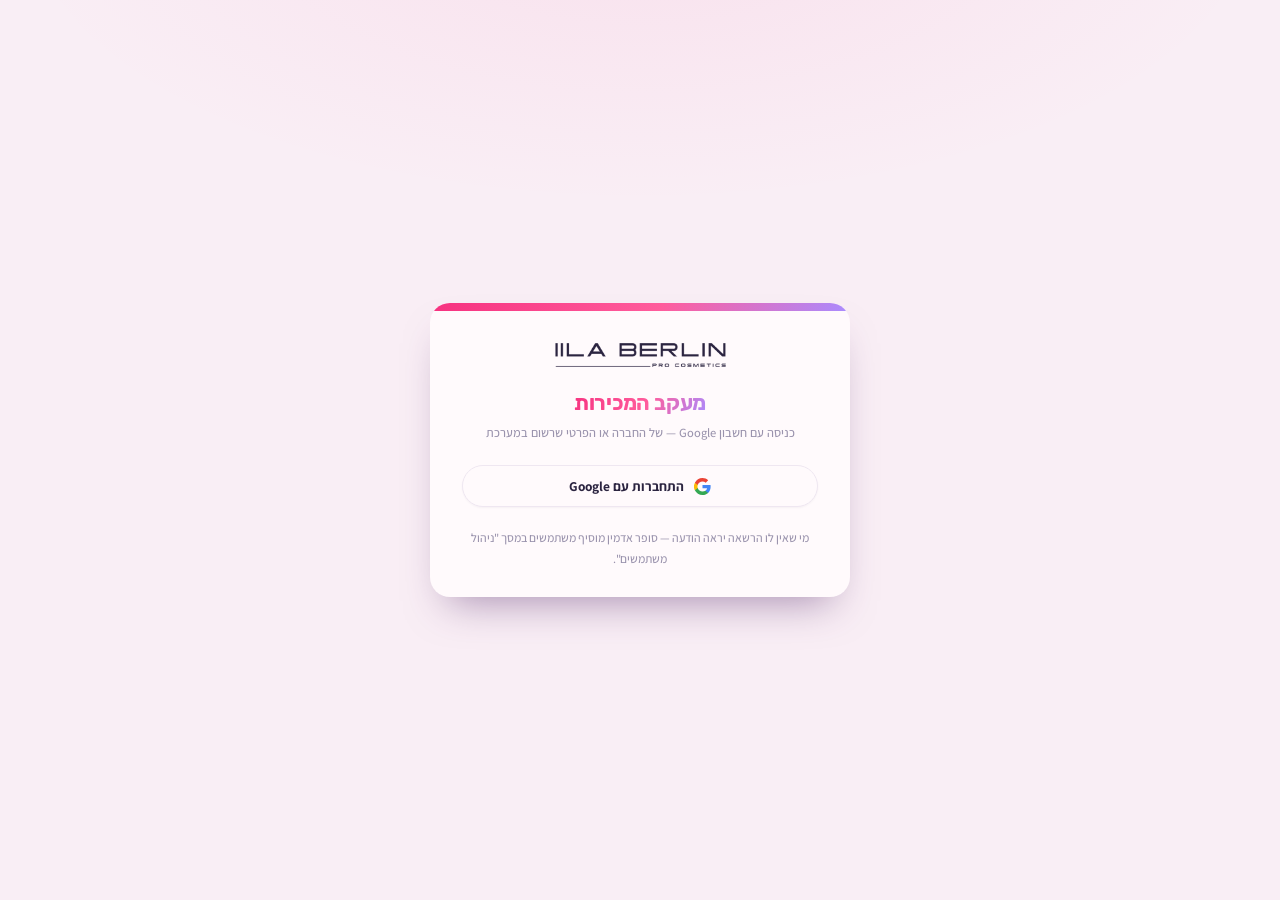
<file: competitions.html>
<!doctype html>
<html lang="he" dir="rtl">
<head>
<meta charset="utf-8" />
<meta name="build" content="20260922204036" />
<script>try{document.documentElement.dataset.theme=localStorage.getItem("dash.theme")==="dark"?"dark":"light"}catch(e){}</script>
<meta name="viewport" content="width=device-width, initial-scale=1" />
<meta name="robots" content="noindex, nofollow" />
<link rel="icon" href="favicon.png" type="image/png" />
<title>תחרויות · מעקב המכירות</title>
<link rel="preconnect" href="https://fonts.googleapis.com" />
<link rel="preconnect" href="https://fonts.gstatic.com" crossorigin />
<link rel="stylesheet" href="https://fonts.googleapis.com/css2?family=Assistant:wght@400;600;700;800&family=Heebo:wght@400;500;600;700;800&family=Rubik:wght@400;500;600;700;800&display=swap" />
<link rel="stylesheet" href="assets/vendor/open-props.min.css?v=1.7.16" />
<link rel="stylesheet" href="assets/design-system.css?v=20260922b" />
</head>
<body class="has-side">
<header>
  <a class="brand" target="_blank" rel="noopener noreferrer" aria-label="אילה ברלין — Pro Cosmetics"></a>
  <h1>תחרויות</h1>
  <select id="month" title="חודש"></select>
  <span class="sub" id="asof"></span>
</header>

<div class="wrap">
  <div class="tiles" id="tiles"></div>

  <div class="card pastel-lavender" data-write>
    <h2>תחרות חדשה <span class="note">סופר אדמין · תבנית מלאה</span></h2>
    <div class="info">שם · פרק זמן · מי משתתף (מחלקות או אנשים) · התנאים במילים · מדד ועד שלושה יעדים. כל משתתף/ת יראה את ההתקדמות שלו/ה בראש כל דוח.</div>
    <form class="add-form" id="compForm" style="padding:12px 18px; gap:10px">
      <input type="text" id="cTitle" placeholder="שם התחרות" required style="min-width:200px" />
      <label class="sub">מ־<input type="date" id="cFrom" /></label>
      <label class="sub">עד<input type="date" id="cTo" /></label>
      <input type="text" id="cRule" placeholder="התנאים במילים — מה צריך לעשות" style="min-width:320px" />
      <select id="cMetric" title="המדד שנמדד">
        <option value="">בלי יעד מדיד</option>
        <optgroup label="מתאמות פגישות"><option value="arrivals">הגעות</option><option value="bookings">קביעות</option><option value="fifty">אשראי 50 ₪</option><option value="close_pct">אחוז סגירה</option></optgroup>
        <optgroup label="ייעוצים פרונטליים"><option value="paid">שולם</option><option value="offers">הצעות</option><option value="avg_paid_per_offer">ממוצע להצעה</option></optgroup>
        <optgroup label="מכירות המחלקות"><option value="performance">מכירות</option></optgroup>
        <optgroup label="משותף"><option value="closings">סגירות</option></optgroup>
      </select>
      <input type="number" id="cGoal1" placeholder="יעד 1" step="any" style="width:84px" /><input type="text" id="cGoal1L" placeholder="הפרס ביעד 1" style="width:140px" />
      <input type="number" id="cGoal2" placeholder="יעד 2" step="any" style="width:84px" /><input type="text" id="cGoal2L" placeholder="הפרס ביעד 2" style="width:140px" />
      <input type="number" id="cGoal3" placeholder="יעד 3" step="any" style="width:84px" /><input type="text" id="cGoal3L" placeholder="הפרס ביעד 3" style="width:140px" />
      <div class="pickwrap"><span class="sub">מחלקות בתחרות:</span><span class="pickchips" id="cDepts"></span></div>
      <div class="pickwrap"><span class="sub">אנשים (לא חובה — ריק = כל המחלקות שנבחרו):</span><span class="pickchips" id="cPeople"></span></div>
      <input type="text" id="cNotes" placeholder="הערה פנימית (לא חובה)" style="min-width:200px" />
      <button class="btn sm" type="submit">הוספת תחרות</button>
    </form>
  </div>

  <div class="err hidden" id="err"></div>
  <div id="list"></div>
  <div class="foot" id="foot"></div>
</div>

<script src="js/auth-config.js?v=20260921m"></script>
<script src="js/auth.js?v=20260921m"></script>
<script src="js/nav.js?v=20260922a"></script>
<script src="js/explain.js?v=20260918y"></script>
<script src="js/ui.js?v=20260921u"></script>
<script src="js/config.js?v=20260918y"></script>
<script src="js/comp-banner.js?v=20260921q"></script>
<script>
const rest = UI.rest, esc = UI.esc, money = UI.money, int = UI.int, pct = UI.pct, q = UI.q, heb = UI.heb;
let MONTH = null, COMPS = [], PROG = [], DEPT_PICK = new Set(), PEOPLE_PICK = new Set();

// המדדים והפורמט שלהם — אותם שמות כמו ב-DB
const METRIC = {
  arrivals:['הגעות', int], bookings:['קביעות', int], fifty:['אשראי 50 ₪', int], close_pct:['אחוז סגירה', v=>pct(v,0)],
  paid:['שולם', money], offers:['הצעות', int], avg_paid_per_offer:['ממוצע להצעה', money],
  performance:['מכירות', money], closings:['סגירות', int],
};
const fmtOf = m => (METRIC[m] || ['', int])[1];
const nameOf = m => (METRIC[m] || [''])[0];
const deptTitle = k => (UI.access().departments||[]).find(d=>d.dept_key===k)?.title || k;
const staffList = () => (UI.access().preview_options||[]).filter(o=>o.level==='staff' && o.label)
  .map(o=>({label:o.label, dept:o.dept})).sort((a,b)=>String(a.label).localeCompare(String(b.label),'he'));

async function load(){
  const e = document.getElementById('err'); e.classList.add('hidden');
  try{
    [COMPS, PROG] = await Promise.all([
      rest(`competitions?period_month=eq.${MONTH}&order=created_at.desc`),
      rest(`competition_progress?period_month=eq.${MONTH}`).catch(()=>[]),
    ]);
  }catch(err){ e.classList.remove('hidden'); e.textContent = 'טעינה נכשלה: ' + err.message; return; }
  render();
}

function render(){
  const me = UI.label();
  const mineRows = PROG.filter(r=>String(r.staff_label||'').trim() === String(me||'').trim());
  const active = COMPS.filter(c=>!c.ends_on || c.ends_on >= UI.today());
  document.getElementById('tiles').innerHTML = [
    ['תחרויות בחודש', int(COMPS.length), `${int(active.length)} פעילות עכשיו`],
    ['התחרויות שלי', int(new Set(mineRows.map(r=>r.comp_id)).size), me ? `על שם ${esc(me)}` : 'אין שורה אישית'],
    ['יעדים שהשגתי', int(mineRows.reduce((s,r)=>s+Number(r.goals_done||0),0)), 'בכל התחרויות שלי'],
  ].map(([k,v,m])=>`<div class="tile"><div class="k">${k}</div><div class="v">${v}</div><div class="m">${m}</div></div>`).join('');
  UI.countUp(document.getElementById('tiles'));

  // קבוצה לכל מחלקה — חלון תחרויות נפרד לכל אחת
  const byDept = new Map();
  COMPS.forEach(c=>{ (c.departments||[c.department]).forEach(d=>{ if(!byDept.has(d)) byDept.set(d, []); byDept.get(d).push(c); }); });
  const host = document.getElementById('list');
  host.innerHTML = [...byDept.entries()].map(([d, comps]) =>
    `<div class="card"><h2>🏁 תחרויות — ${esc(deptTitle(d))} <span class="note">${int(comps.length)} תחרויות</span></h2>` +
    comps.map(compCard).join('') + `</div>`).join('')
    || '<div class="card"><div class="empty"><span class="big">🏆</span>אין תחרויות בחודש הזה</div></div>';
  host.querySelectorAll('[data-delcomp]').forEach(b=>b.onclick=async()=>{
    if(!confirm('למחוק את התחרות?')) return;
    try{ await UI.rpc('delete_competition',{p_comp_id:Number(b.dataset.delcomp)}); await load(); }catch(err){ UI.toast(err.message,'bad'); } });
  host.querySelectorAll('form.awform').forEach(f=>f.onsubmit=async e=>{
    e.preventDefault(); const fd = new FormData(f);
    try{ await UI.rpc('add_competition_award',{p_comp_id:Number(f.dataset.comp), p_label:fd.get('rep'),
      p_amount:Number(fd.get('amount')), p_notes:fd.get('notes')||null, p_kind:fd.get('kind')||'money'});
      UI.toast('הפרס נוסף ✓','good'); await load(); }catch(err){ UI.toast('שמירה נכשלה: '+err.message,'bad'); } });
  document.getElementById('foot').innerHTML =
    `כל אדם רואה כאן את התחרויות שהוא רשום אליהן ואת ההתקדמות שלו. מנהל/ת רואה את כל המחלקות שלו/ה. ` +
    `פס ההתקדמות מופיע גם בראש כל דוח.`;
}

function compCard(c){
  const f = fmtOf(c.metric), rows = PROG.filter(r=>r.comp_id===c.comp_id).sort((a,b)=>Number(b.value)-Number(a.value));
  const goals = [[c.goal1_value,c.goal1_label],[c.goal2_value,c.goal2_label],[c.goal3_value,c.goal3_label]]
    .filter(g=>g[0]!=null).map(g=>({v:Number(g[0]), label:g[1]||''})).sort((a,b)=>a.v-b.v);
  const top = goals.length ? goals[goals.length-1].v : 0;
  const me = UI.label(), canW = UI.canWrite();
  const live = !c.ends_on || c.ends_on >= UI.today();
  return `<div class="compblock ${live?'live':'ended'}">
    <div class="cb-head" style="padding:10px 18px 0">
      <span class="cb-cup">🏆</span><span class="cb-title">${esc(c.title)}</span>
      <span class="cb-when">${esc(UI.dm(c.starts_on))}–${esc(UI.dm(c.ends_on))}${live?'':' · הסתיימה'}</span>
      ${c.metric?`<span class="chip lavender">מדד: ${esc(nameOf(c.metric))}</span>`:''}
      ${canW?`<button class="btn ghost xs" data-delcomp="${c.comp_id}" style="margin-inline-start:auto">מחיקה</button>`:''}
    </div>
    ${c.rule_text?`<div class="info rule">🎯 <b>התנאים:</b> ${esc(c.rule_text)}</div>`:''}
    <div class="row" style="padding:4px 18px;gap:8px;flex-wrap:wrap">
      ${goals.map((g,i)=>`<span class="chip lemon">יעד ${i+1}: <b>${f(g.v)}</b>${g.label?` · ${esc(g.label)}`:''}</span>`).join('')}
      ${(c.participants||[]).length?`<span class="sub">משתתפים: ${(c.participants||[]).map(esc).join(' · ')}</span>`
        :`<span class="sub">משתתפים: כל ${(c.departments||[c.department]).map(d=>esc(deptTitle(d))).join(' + ')}</span>`}
    </div>
    ${rows.length?`<div class="scroll"><table class="mini inner"><thead><tr><th>מי</th><th>${esc(nameOf(c.metric))}</th><th>התקדמות</th><th>מצב</th></tr></thead><tbody>` +
      rows.map(r=>{ const v=Number(r.value)||0, next=r.next_goal==null?null:Number(r.next_goal);
        return `<tr class="${String(r.staff_label).trim()===String(me||'').trim()?'me':''}">` +
          `<td>${esc(r.staff_label)}</td><td class="num">${f(v)}</td>` +
          `<td>${UI.meter(top?Math.min(1,v/top):0)}</td>` +
          `<td>${next==null?'<span class="chip good">✓ כל היעדים</span>':`<span class="chip warn">עוד ${f(Math.max(0,next-v))} ליעד הבא</span>`}` +
          `${Number(r.goals_done)?` <span class="chip good">${int(r.goals_done)} יעדים</span>`:''}</td></tr>`; }).join('') +
      `</tbody></table></div>`:'<div class="empty small">אין עדיין נתונים למשתתפים</div>'}
    ${canW?`<form class="add-form awform" data-comp="${c.comp_id}" style="padding:8px 18px 12px">
      <select name="rep">${rows.map(r=>`<option>${esc(r.staff_label)}</option>`).join('')}</select>
      <select name="kind"><option value="money">₪ כסף</option><option value="arrivals">＋ הגעות</option></select>
      <input type="number" name="amount" placeholder="כמה" step="any" required style="width:100px" />
      <input type="text" name="notes" placeholder="הערה (על מה הפרס)" style="min-width:220px" />
      <button class="btn xs" type="submit">הוספת פרס</button></form>`:''}
  </div>`;
}

// ---- בוררי מחלקות ואנשים בטופס
function buildPickers(){
  const scope = UI.access().scope || [];
  const depts = (UI.access().departments||[]).filter(d=>d.dept_key!=='managers' && (!scope.length || scope.includes(d.dept_key)));
  const dh = document.getElementById('cDepts');
  dh.innerHTML = depts.map(d=>`<button class="pick" type="button" data-d="${esc(d.dept_key)}">${esc(d.title)}</button>`).join('');
  dh.querySelectorAll('.pick').forEach(b=>b.onclick=()=>{ const k=b.dataset.d;
    DEPT_PICK.has(k)?DEPT_PICK.delete(k):DEPT_PICK.add(k); b.classList.toggle('on', DEPT_PICK.has(k)); buildPeople(); });
  buildPeople();
}
function buildPeople(){
  const ph = document.getElementById('cPeople');
  const list = staffList().filter(p=>!DEPT_PICK.size || DEPT_PICK.has(p.dept));
  ph.innerHTML = list.map(p=>`<button class="pick ${PEOPLE_PICK.has(p.label)?'on':''}" type="button" data-p="${esc(p.label)}">${esc(p.label)}</button>`).join('')
    || '<span class="sub">בחר/י מחלקה כדי לראות אנשים</span>';
  ph.querySelectorAll('.pick').forEach(b=>b.onclick=()=>{ const k=b.dataset.p;
    PEOPLE_PICK.has(k)?PEOPLE_PICK.delete(k):PEOPLE_PICK.add(k); b.classList.toggle('on', PEOPLE_PICK.has(k)); });
}

document.getElementById('compForm')?.addEventListener('submit', async e=>{
  e.preventDefault();
  const num = id => { const v=document.getElementById(id).value; return v===''?null:Number(v); };
  const txt = id => document.getElementById(id).value.trim() || null;
  const mt = document.getElementById('cMetric').value;
  if(mt && num('cGoal1')==null){ UI.toast('בחרת מדד — צריך לפחות יעד אחד','bad'); return; }
  if(!DEPT_PICK.size){ UI.toast('צריך לבחור לפחות מחלקה אחת','bad'); return; }
  const depts = [...DEPT_PICK];
  try{
    const id = await UI.rpc('add_competition',{ p_department: depts[0], p_month: MONTH, p_title: txt('cTitle'),
      p_notes: txt('cNotes'), p_rule: txt('cRule'), p_metric: mt||null,
      p_starts: txt('cFrom'), p_ends: txt('cTo'),
      p_goal1: num('cGoal1'), p_goal1_label: txt('cGoal1L'), p_goal2: num('cGoal2'), p_goal2_label: txt('cGoal2L'),
      p_goal3: num('cGoal3'), p_goal3_label: txt('cGoal3L') });
    await UI.rpc('set_competition_scope', { p_comp_id: Number(id), p_departments: depts, p_participants: [...PEOPLE_PICK] });
    ['cTitle','cRule','cGoal1','cGoal1L','cGoal2','cGoal2L','cGoal3','cGoal3L','cNotes'].forEach(x=>document.getElementById(x).value='');
    PEOPLE_PICK.clear(); buildPeople();
    UI.toast('התחרות נוספה ✓','good'); await load();
  }catch(err){ UI.toast('שמירה נכשלה: '+err.message,'bad'); }
});

document.addEventListener('access-ready', () => { UI.applyVisibility(); if(UI.canWrite()) buildPickers(); });
(async function init(){
  try{
    const months = await rest('competitions?select=period_month&order=period_month.desc').catch(()=>[]);
    const cur = UI.thisMonth();
    const list = [...new Set([cur, ...(months||[]).map(m=>m.period_month)])].sort().reverse();
    const sel = document.getElementById('month'); UI.fillMonths(sel, list, cur); MONTH = cur;
    document.getElementById('asof').textContent = 'נכון ל־' + new Date().toLocaleDateString('he-IL');
    sel.onchange = async()=>{ MONTH = sel.value; await load(); };
    await load();
  }catch(err){ document.querySelector('.wrap').insertAdjacentHTML('afterbegin', `<div class="card"><div class="err">טעינה נכשלה: ${esc(err.message)}</div></div>`); }
})();
</script>
</body>
</html>
</file>
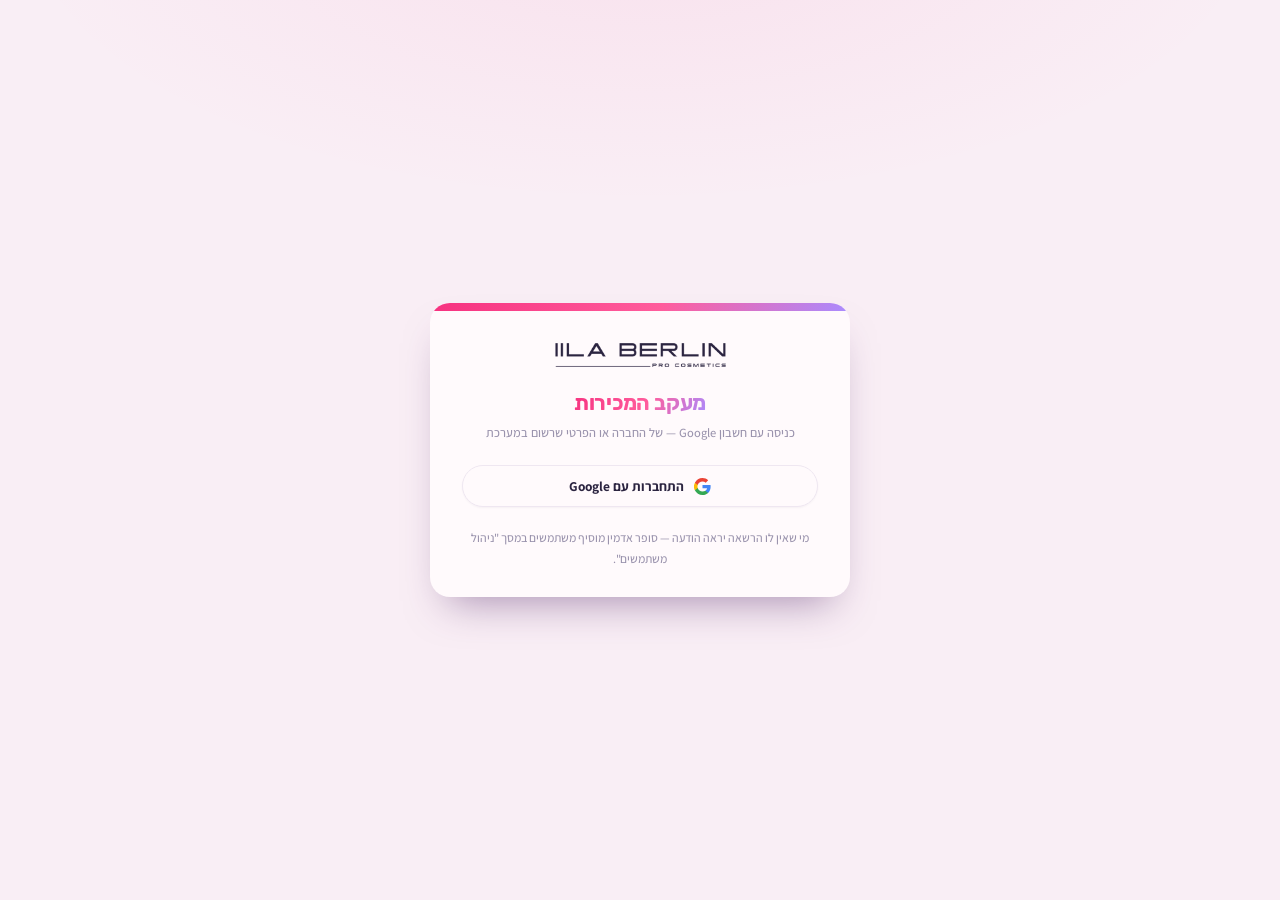
<file: completions.html>
<!doctype html>
<html lang="he" dir="rtl">
<head>
<meta charset="utf-8" />
<meta name="build" content="20260922204036" />
<script>try{document.documentElement.dataset.theme=localStorage.getItem("dash.theme")==="dark"?"dark":"light"}catch(e){}</script>
<meta name="viewport" content="width=device-width, initial-scale=1" />
<meta name="robots" content="noindex, nofollow" />
<link rel="icon" href="favicon.png" type="image/png" />
<title>השלמות מחודש קודם · מעקב המכירות</title>
<link rel="preconnect" href="https://fonts.googleapis.com" />
<link rel="preconnect" href="https://fonts.gstatic.com" crossorigin />
<link rel="stylesheet" href="https://fonts.googleapis.com/css2?family=Assistant:wght@400;600;700;800&family=Heebo:wght@400;500;600;700;800&family=Rubik:wght@400;500;600;700&display=swap" />
<link rel="stylesheet" href="assets/vendor/open-props.min.css?v=1.7.16" />
<link rel="stylesheet" href="assets/design-system.css?v=20260922b" />
</head>
<body class="has-side">
<header>
  <a class="brand" target="_blank" rel="noopener noreferrer" aria-label="אילה ברלין — Pro Cosmetics"></a>
  <h1>השלמות מחודש קודם</h1>
  <select id="month" title="חודש"></select>
  <span class="sub" id="asof"></span>
</header>

<div class="wrap">
  <div class="info todo hidden" id="baseWarn"></div>
  <div id="emptyNote"></div>
  <div class="tiles" id="tiles"></div>

  <div class="card">
    <h2>השלמות לפי מחלקות ואנשים <span class="note" id="sumNote"></span>
      <label class="search-field" style="margin-inline-start:auto"><svg class="ico" viewBox="0 0 16 16" fill="none" aria-hidden="true"><circle cx="6.75" cy="6.75" r="4.25" stroke="currentColor" stroke-width="1.6"/><path d="M10.2 10.2L14 14" stroke="currentColor" stroke-width="1.6" stroke-linecap="round"/></svg><input type="search" id="search" placeholder="שם, לקוחה, תוכנית…" autocomplete="off" /></label>
    </h2>
    <div class="info">השלמה = תשלום שנכנס על <b>הצעות של החודש הקודם בלבד</b>. הטבלה משווה בין המצב היום לבין המצב בתחילת החודש (צילום הבסיס) — מה נוסף מאז. ברשימה מופיע מי שמכר בחודש הקודם. החץ פותח את הלקוחות שמרכיבים את הסכום. <span data-write>כל עסקה אפשר לא להחשיב בנפרד (כפתור "לא לספור" בפירוט), והעיפרון מוסיף סכום ידני.</span></div>
    <div class="err hidden" id="gridErr"></div>
    <div class="scroll"><table id="grid"><thead></thead><tbody></tbody></table></div>
  </div>

  <div class="card">
    <h2>השלמות לפי מחלקה</h2>
    <div class="chartwrap" id="deptChart"></div>
  </div>
  <div class="foot" id="foot"></div>
  <div class="compose hidden" id="snapWrap" data-write><button class="btn ghost sm" id="snapBtn" type="button">📸 צילום בסיס לחודש הנוכחי (חסר)</button></div>
</div>

<script src="js/auth-config.js?v=20260918y"></script>
<script src="js/auth.js?v=20260921m"></script>
<script src="js/nav.js?v=20260922a"></script>
<script src="js/explain.js?v=20260918y"></script>
<script src="js/ui.js?v=20260921u"></script>
<script src="js/comp-banner.js?v=20260921q"></script>
<script>
const rest = UI.rest, esc = UI.esc, money = UI.money, int = UI.int, q = UI.q, heb = UI.heb;
let MONTH = null, MONTHS = [], META = null, PERSONS = [], ROWS = [], MANUAL = [], PREV = null;
const OPEN = new Set();            // staff_key של שורות פתוחות — נשמר בין רענונים
const signed = v => { const n = Number(v||0); if(!n) return '<span class="dash">0</span>'; return `<span class="${n>0?'pos':'neg'}">${money(n)}</span>`; };
const ORDER = ['front','mtl','mtl_active','cosmetics'];
const rank = d => { const i = ORDER.indexOf(d); return i >= 0 ? i : ORDER.length; };
const who = e => (e||'').split('@')[0];
// ניסוח ההערות בלי ספים ומספרים
const FLAG = f => ({ 'חצה את סף 95% בלי תשלום חדש': 'נספר עכשיו בלי תשלום חדש (התוכנית שונתה)' })[f] || f || '';

// ------------------------------------------------------------------ טעינה
async function load(){
  const err = document.getElementById('gridErr'); err.classList.add('hidden');
  try{
    const [persons, months, prev, rows, manual] = await Promise.all([
      rest(`completion_persons?period_month=eq.${MONTH}`),
      rest('completion_months'),
      rest(`completion_persons?period_month=eq.${UI.prevMonth(MONTH)}&select=total,auto_total,manual_total,n_excluded,person_included`).catch(()=>[]),
      rest(`completion_rows?period_month=eq.${MONTH}&order=creation_date&limit=5000`).catch(()=>[]),
      rest(`completion_manual_rows?period_month=eq.${MONTH}&order=seq`).catch(()=>[]),
    ]);
    PERSONS = persons; META = months.find(m=>m.period_month===MONTH) || null; PREV = prev; ROWS = rows; MANUAL = manual;
  }catch(e){ err.classList.remove('hidden'); err.textContent = 'טעינה נכשלה: ' + e.message; return; }
  render();
}

// ------------------------------------------------------------------ ציור
function render(){
  const persons = [...PERSONS].sort((a,b) => (rank(a.department)-rank(b.department)) || ((a.dept_sort||99)-(b.dept_sort||99)) || (Number(b.total)-Number(a.total)) || (Number(b.prev_sales)-Number(a.prev_sales)));
  const hasBase = !!(META && META.has_base);
  const baseDay = hasBase ? new Date(META.base_taken_at).getUTCDate() : null;
  const lateBase = hasBase && baseDay > 2;

  const warn = document.getElementById('baseWarn');
  warn.classList.toggle('hidden', hasBase && !lateBase);
  warn.innerHTML = !hasBase
    ? `⚠ לחודש ${heb(MONTH)} אין צילום בסיס — אין מול מה להשוות. ${UI.canWrite()?'סופר אדמין יכול לצלם עכשיו בכפתור שבתחתית הדף.':''}`
    : `⚠ צילום הבסיס של ${heb(MONTH)} נלקח ב-${UI.time(META.base_taken_at)} ולא ב-1 בחודש, ולכן נספרים רק תשלומים וביטולים שנכנסו מאז. מהחודש הבא הצילום נלקח אוטומטית ב-1 בחודש.`;
  document.getElementById('snapWrap').classList.toggle('hidden', hasBase);
  document.getElementById('sumNote').textContent = hasBase ? `בסיס: ${UI.time(META.base_taken_at)} · על תוכניות של ${heb(UI.prevMonth(MONTH))}` : '';
  document.getElementById('asof').textContent = `נכון ל־${new Date().toLocaleDateString('he-IL')}`;

  const S = (arr, k) => arr.reduce((s,p)=>s+Number(p[k]||0), 0);
  const tot = S(persons,'total'), auto = S(persons.filter(p=>p.person_included),'auto_total'), man = S(persons.filter(p=>p.person_included),'manual_total');
  const nExRows = S(persons,'n_excluded'), nExPeople = persons.filter(p=>!p.person_included).length;
  const pSum = k => (PREV && PREV.length) ? S(PREV, k) : null;

  document.getElementById('emptyNote').innerHTML = (persons.length && tot) ? '' :
    `<div class="empty"><span class="big">📭</span>אין עדיין השלמות ב${esc(heb(MONTH))}` +
    (!hasBase ? ' — אין צילום בסיס לחודש הזה.' : ` — מאז צילום הבסיס (${UI.time(META.base_taken_at)}) לא נכנס תשלום על תוכנית של ${esc(heb(UI.prevMonth(MONTH)))}.`) + `</div>`;

  document.getElementById('tiles').innerHTML = [
    ['סה״כ השלמות', money(tot), `${persons.filter(p=>Number(p.total)).length} אנשים עם השלמה`, 'completion_total', tot, pSum('total'), money],
    ['אוטומטי מרפיד', money(auto), 'ההפרש מול צילום הבסיס', 'completion_delta', auto, pSum('auto_total'), money],
    ['ידני', money(man), `${S(persons,'n_manual')} שורות ידניות`, null, man, pSum('manual_total'), money],
    ['לא נספרים', int(nExPeople + nExRows), `${nExPeople} אנשים · ${nExRows} לקוחות`, null, nExPeople + nExRows, pSum('n_excluded'), int],
  ].map(([k,v,m,qk,cur,prev,f])=>`<div class="tile"><div class="k">${k} ${qk?q(qk):''}</div><div class="v">${v}</div><div class="m">${m}</div>${UI.prevLine(cur, prev, f)}</div>`).join('');

  drawGrid(persons);

  const depts = [...new Map(persons.map(p=>[p.department, p.dept_title||p.group_name])).entries()];
  UI.chart.bars('#deptChart', { items: depts.map(([k,t])=>({label:t, value: persons.filter(p=>p.department===k).reduce((s,p)=>s+Number(p.total||0),0), cls:'c4'})), fmt: money, yfmt: v=>UI.k(v,{plain:true}), height: 200 });
  document.getElementById('foot').innerHTML = `הבסיס = צילום של כל התוכניות בתחילת החודש (אוטומטי) ${q('completion_base')}. ההשלמות של ${esc(heb(MONTH))} הן על תוכניות של ${esc(heb(UI.prevMonth(MONTH)))} ומוקדם יותר.`;
}

function drawGrid(persons){
  const el = document.getElementById('grid'), qq = document.getElementById('search').value.trim().toLowerCase();
  const canW = UI.canWrite();
  // השוואה סלחנית לרווחים — staff_key מגיע משתי תצוגות שונות
  const norm = v => String(v||'').trim();
  const rowsOf = k => ROWS.filter(r => norm(r.staff_key) === norm(k));
  const manOf  = k => MANUAL.filter(r => norm(r.staff_key) === norm(k));
  const match = p => !qq || [p.display_name, p.group_name, p.dept_title, ...rowsOf(p.staff_key).flatMap(r=>[r.patient_name, r.plan_name])].join(' ').toLowerCase().includes(qq);
  const list = persons.filter(match);

  el.querySelector('thead').innerHTML = `<tr><th style="width:36px"></th><th>שם</th><th>סה״כ ${q('completion_total')}</th><th>אוטומטי ${q('completion_delta')}</th><th>ידני</th><th>לקוחות</th><th>מכירות ${esc(heb(UI.prevMonth(MONTH)))}</th>${canW?'<th style="width:44px"></th>':''}</tr>`;
  let dept = null, html = '';
  for(const p of list){
    if(p.department !== dept){
      dept = p.department; const dp = list.filter(x=>x.department===dept);
      html += `<tr class="group dept"><td></td><td>${esc(p.dept_title||p.group_name)}</td><td class="num"><b>${money(dp.reduce((s,x)=>s+Number(x.total||0),0))}</b></td><td class="num">${money(dp.filter(x=>x.person_included).reduce((s,x)=>s+Number(x.auto_total||0),0))}</td><td class="num">${money(dp.filter(x=>x.person_included).reduce((s,x)=>s+Number(x.manual_total||0),0))}</td><td class="num">${int(dp.reduce((s,x)=>s+Number(x.n_rows||0),0))}</td><td class="num">${money(dp.reduce((s,x)=>s+Number(x.prev_sales||0),0))}</td>${canW?'<td></td>':''}</tr>`;
    }
    const open = OPEN.has(p.staff_key), ex = !p.person_included, k = esc(p.staff_key);
    html += `<tr class="${p.display_name===UI.label()?'me':''} ${ex?'muted excluded':''} ${!ex && Number(p.total)>0.1?'rowband':''}" data-key="${k}">` +
      `<td><button class="expander ${open?'open':''}" type="button" data-toggle="${k}" title="פתיחת הלקוחות שמרכיבים את הסכום" aria-expanded="${open}">▾</button></td>` +
      `<td><span class="pname">${esc(p.display_name)}</span> <span class="sub">${esc(p.group_name)}</span>${ex?` <span class="chip bad">לא נספר</span>${p.person_note?` <span class="decided">${esc(p.person_note)}</span>`:''}`:''}</td>` +
      `<td class="num"><b>${ex ? `<s class="dash">${money(Number(p.auto_total||0)+Number(p.manual_total||0))}</s> 0` : signed(p.total)}</b></td>` +
      `<td class="num">${signed(p.auto_total)}</td><td class="num">${signed(p.manual_total)}</td>` +
      `<td class="num">${Number(p.n_rows)?int(p.n_rows):'<span class="dash">—</span>'}${Number(p.n_excluded)?` <span class="sub warn">(${int(p.n_excluded)} לא נספרים)</span>`:''}</td>` +
      `<td class="num dash">${Number(p.prev_sales)?money(p.prev_sales):'—'}</td>` +
      (canW ? `<td class="menucell"><button class="pencil" type="button" data-menu="${k}" title="אפשרויות">✎</button>` +
        `<div class="rowmenu hidden" data-menu-for="${k}">` +
          `<button type="button" data-act="open" data-key="${k}">▾ פתיחת העסקאות של ${esc(p.display_name)}</button>` +
          `<button type="button" data-act="manual" data-key="${k}">＋ הוספת סכום ידני</button>` +
          (ex ? `<button type="button" data-act="include" data-key="${k}">↩ להחזיר את ${esc(p.display_name)} לחישוב</button>` : '') +
          `<div class="menunote">החרגה נעשית לכל עסקה בנפרד — בפירוט הלקוחות שנפתח מתחת לשורה</div>` +
        `</div></td>` : '') +
      `</tr>`;
    if(open) html += `<tr class="exp" data-exp="${k}"><td colspan="${canW?8:7}">${expansion(p, rowsOf(p.staff_key), manOf(p.staff_key), canW)}</td></tr>`;
  }
  const tot = list.reduce((s,p)=>s+Number(p.total||0),0);
  html += `<tr class="total"><td></td><td>סה״כ</td><td class="num">${signed(tot)}</td><td class="num">${signed(list.filter(p=>p.person_included).reduce((s,p)=>s+Number(p.auto_total||0),0))}</td><td class="num">${signed(list.filter(p=>p.person_included).reduce((s,p)=>s+Number(p.manual_total||0),0))}</td><td class="num">${int(list.reduce((s,p)=>s+Number(p.n_rows||0),0))}</td><td class="num">${money(list.reduce((s,p)=>s+Number(p.prev_sales||0),0))}</td>${canW?'<td></td>':''}</tr>`;
  el.querySelector('tbody').innerHTML = html || `<tr><td colspan="8" class="dash">${qq?'אין תוצאות לחיפוש':'אין אנשים לחודש הזה'}</td></tr>`;
  wire(el);
}

// הפירוט מתחת לשורה: הלקוחות שמרכיבים את הסכום, שורות ידניות, והוספה ידנית
function expansion(p, rows, man, canW){
  const rowsHtml = rows.length ? `<table class="mini inner"><thead><tr><th>תאריך</th><th>לקוחה</th><th>תוכנית</th><th>הפרש ${q('completion_delta')}</th><th>הערה</th><th>בחישוב</th></tr></thead><tbody>` +
    rows.map(r=>`<tr class="${r.included?'':'muted'}"><td>${UI.dm(r.creation_date)}</td><td>${esc(r.patient_name||'')}</td><td>${esc(r.plan_name||'')} <span class="sub">${esc(r.plan_type||'')}</span></td><td class="num"><b>${signed(r.delta)}</b></td><td class="sub" style="white-space:normal">${esc(FLAG(r.flags))}</td>` +
      `<td>${r.included
        ? (canW ? `<button class="btn ghost xs" data-row="0" data-plan="${esc(r.plan_key)}">לא לספור</button>` : '<span class="pos">✓</span>')
        : `<span class="chip bad">לא נספר</span> ${canW?`<button class="btn ghost xs" data-row="1" data-plan="${esc(r.plan_key)}">החזרה</button>`:''}${r.decided_by?`<div class="decided">${esc(who(r.decided_by))} · ${UI.time(r.decided_at)}${r.note?'<br>'+esc(r.note):''}</div>`:''}`}</td></tr>`).join('') +
    `</tbody></table>` : `<div class="empty small">אין תשלומים או ביטולים על התוכניות של ${esc(p.display_name)} מאז צילום הבסיס</div>`;
  const manHtml = man.length ? `<div class="subhead">סכומים ידניים</div><table class="mini inner"><thead><tr><th>לקוחה</th><th>הערה</th><th>סכום</th><th>מי / מתי</th><th></th></tr></thead><tbody>` +
    man.map(r=>`<tr><td>${r.client_name?`<b>${esc(r.client_name)}</b>`:'<span class="dash">—</span>'}</td><td style="white-space:normal">${esc(r.note||'')}</td><td class="num"><b>${signed(r.amount)}</b></td><td class="dash">${esc(who(r.updated_by))} · ${UI.time(r.updated_at)}</td><td>${canW?`<button class="btn ghost xs" data-del="${r.manual_id}">מחיקה</button>`:''}</td></tr>`).join('') + `</tbody></table>` : '';
  const form = canW ? `<form class="add-form manform" data-form="${esc(p.staff_key)}" data-group="${esc(p.group_name)}">` +
    `<input type="text" name="client" placeholder="שם הלקוחה (לא חובה)" style="min-width:170px" />` +
    `<input type="number" name="amount" placeholder="סכום ₪ (יכול להיות שלילי)" step="any" required style="width:190px" />` +
    `<input type="text" name="note" placeholder="הערה — מה ולמה" required style="min-width:220px" />` +
    `<button class="btn xs" type="submit">הוספה ל${esc(p.display_name)}</button></form>` : '';
  return `<div class="expbody">${rowsHtml}${manHtml}${form}</div>`;
}

// ------------------------------------------------------------------ אירועים
// התפריט יושב בתוך טבלה עם גלילה, ולכן הוא ממוקם position:fixed ליד הכפתור —
// אחרת ה-overflow של הטבלה חותך אותו והלחיצה "לא עושה כלום".
let OPEN_MENU = null;
function closeMenus(){ if(OPEN_MENU){ OPEN_MENU.remove(); OPEN_MENU = null; } }
// התפריט מועבר ל-body ומוצג כשכבה צפה: בתוך הטבלה (שיש בה גלילה) הוא נחתך
// ונראה כאילו "קופץ" למקום אחר.
function openMenuAt(menu, btn){
  closeMenus();
  const m = menu.cloneNode(true);
  m.classList.remove('hidden'); m.classList.add('floating');
  document.body.appendChild(m); OPEN_MENU = m;
  const r = btn.getBoundingClientRect(), h = m.offsetHeight, w = m.offsetWidth;
  const top = (r.bottom + 6 + h > window.innerHeight - 8) ? Math.max(8, r.top - 6 - h) : r.bottom + 6;
  m.style.top = top + 'px';
  m.style.left = Math.max(8, Math.min(window.innerWidth - w - 8, r.right - w)) + 'px';
  return m;
}
document.addEventListener('click', e => { if(!e.target.closest('.menucell')) closeMenus(); });
window.addEventListener('scroll', closeMenus, true);
window.addEventListener('resize', closeMenus);

function wire(el){
  el.querySelectorAll('button[data-toggle]').forEach(b=>b.onclick=()=>{ const k=b.dataset.toggle; OPEN.has(k)?OPEN.delete(k):OPEN.add(k); render(); });
  el.querySelectorAll('button[data-menu]').forEach(b=>b.onclick=e=>{ e.stopPropagation();
    const m=el.querySelector(`.rowmenu[data-menu-for="${CSS.escape(b.dataset.menu)}"]`);
    const wasOpen = !!OPEN_MENU; closeMenus();
    if(!wasOpen){ const f = openMenuAt(m, b);
      f.querySelectorAll('button[data-act]').forEach(x=>x.onclick=()=>menuAction(x.dataset.act, x.dataset.key)); } });
  const menuAction = async (act, k) => {
    closeMenus();
    if(act==='open'){ OPEN.add(k); render(); return; }
    if(act==='manual'){ OPEN.add(k); render();
      const f=document.querySelector(`form[data-form="${CSS.escape(k)}"] input[name=client]`); if(f) f.focus(); return; }
    if(act==='include'){
      try{ await UI.rpc('set_completion_person',{p_month:MONTH, p_staff_key:k, p_include:true, p_note:null}); UI.toast('הוחזר לחישוב','good'); await load(); }
      catch(err){ UI.toast(err.message,'bad'); }
    }
  };
  el.querySelectorAll('.rowmenu button[data-act]').forEach(b=>b.onclick=()=>menuAction(b.dataset.act, b.dataset.key));
  el.querySelectorAll('button[data-row]').forEach(b=>b.onclick=async()=>{
    const inc = b.dataset.row==='1'; const note = inc ? null : prompt('סיבה (לא חובה):',''); if(!inc && note===null) return;
    try{ await UI.rpc('set_completion_row',{p_month:MONTH, p_plan_key:b.dataset.plan, p_include:inc, p_note:note||null}); UI.toast(inc?'הוחזר לחישוב':'לא נספר','good'); await load(); }
    catch(err){ UI.toast(err.message,'bad'); }
  });
  el.querySelectorAll('button[data-del]').forEach(b=>b.onclick=async()=>{
    if(!confirm('למחוק את הסכום הידני?')) return;
    try{ await UI.rpc('delete_completion_manual',{p_manual_id:Number(b.dataset.del)}); await load(); }catch(err){ UI.toast(err.message,'bad'); }
  });
  el.querySelectorAll('form.manform').forEach(f=>f.onsubmit=async e=>{
    e.preventDefault();
    const amount = Number(f.amount.value), note = f.note.value.trim(), client = f.client.value.trim();
    if(!amount || !note){ UI.toast('צריך סכום והערה','bad'); return; }
    try{ await UI.rpc('add_completion_manual',{p_month:MONTH, p_group:f.dataset.group, p_staff_key:f.dataset.form, p_amount:amount, p_note:note, p_client:client||null}); UI.toast('נוסף ✓','good'); await load(); }
    catch(err){ UI.toast('שמירה נכשלה: '+err.message,'bad'); }
  });
}
document.getElementById('search').addEventListener('input', UI.debounce(()=>PERSONS&&render(), 120));
document.getElementById('snapBtn').onclick = async()=>{ try{ const r = await UI.rpc('admin_take_completions_snapshot',{p_month:MONTH, p_force:false}); UI.toast(`צולם ✓ (${r})`,'good'); await load(); }catch(err){ UI.toast(err.message,'bad'); } };

document.addEventListener('access-ready', () => { UI.applyVisibility(); if(PERSONS.length) render(); });
(async function init(){
  try{
    const months = await rest('completion_months?order=period_month.desc'); MONTHS = months.map(m=>m.period_month);
    const sel = document.getElementById('month');
    // תמיד מתחילים מהחודש הנוכחי: ההשלמות שלו הן על תוכניות של החודש שעבר
    const cur = UI.thisMonth ? UI.thisMonth() : new Date().toISOString().slice(0,7)+'-01';
    sel.innerHTML = MONTHS.map(m=>`<option value="${m}">${heb(m)} · תוכניות של ${heb(UI.prevMonth(m))}</option>`).join('');
    MONTH = MONTHS.includes(cur) ? cur : MONTHS[0]; sel.value = MONTH;
    if(!MONTH){ document.getElementById('tiles').innerHTML = '<div class="empty"><span class="big">📭</span>אין עדיין חודשים עם נתוני השלמות. הצילום הראשון נלקח אוטומטית ב-1 בחודש.</div>'; return; }
    sel.onchange = async()=>{ MONTH=sel.value; OPEN.clear(); await load(); };
    if(location.hash.length>1){ OPEN.add(decodeURIComponent(location.hash.slice(1))); }
    await load();
  }catch(err){ document.querySelector('.wrap').insertAdjacentHTML('afterbegin', `<div class="card"><div class="err">טעינה נכשלה: ${esc(err.message)}</div></div>`); }
})();
</script>
</body>
</html>
</file>
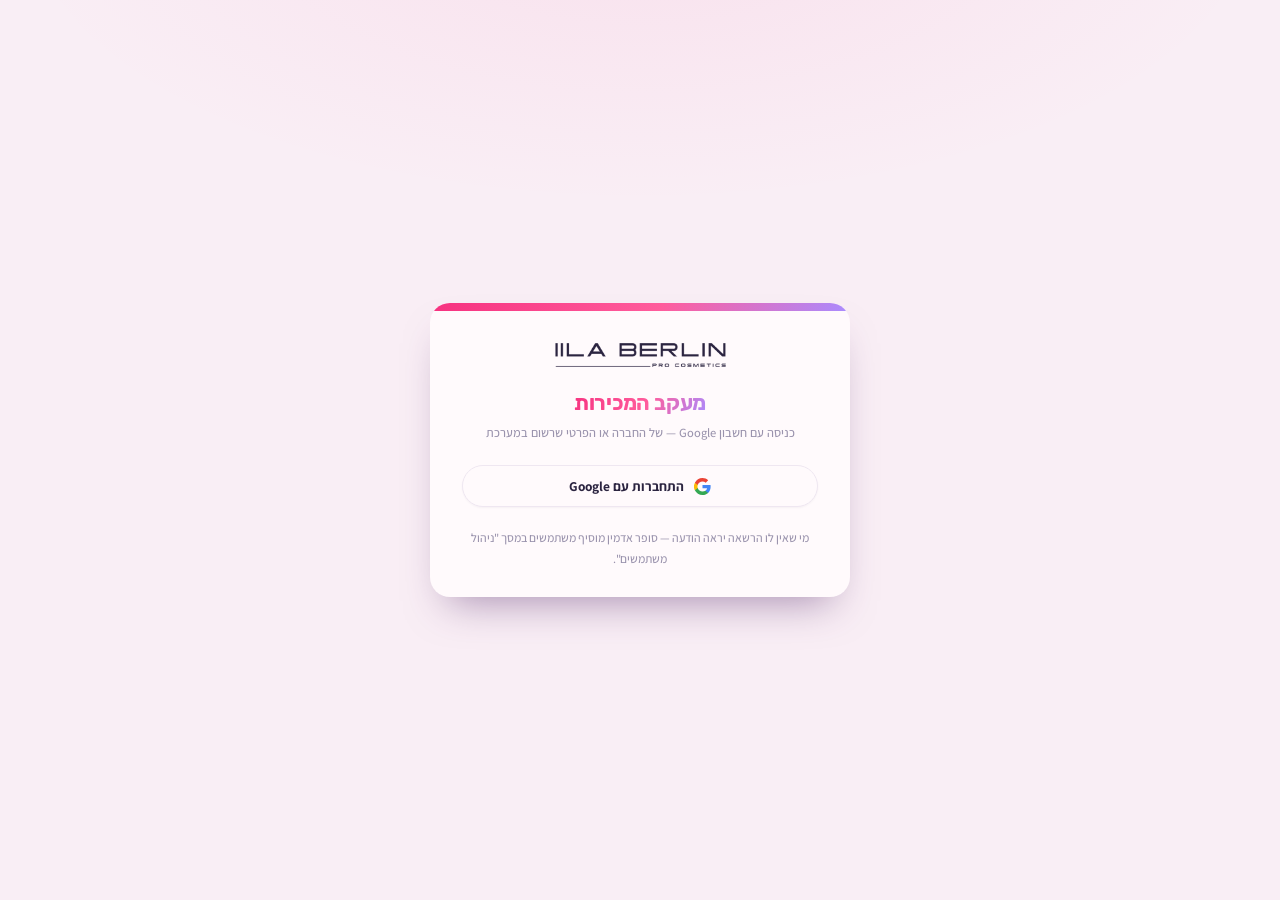
<file: front-consultants.html>
<!doctype html>
<html lang="he" dir="rtl">
<head>
<meta charset="utf-8" />
<meta name="build" content="20260922204036" />
<script>try{document.documentElement.dataset.theme=localStorage.getItem("dash.theme")==="dark"?"dark":"light"}catch(e){}</script>
<meta name="viewport" content="width=device-width, initial-scale=1" />
<meta name="robots" content="noindex, nofollow" />
<link rel="icon" href="favicon.png" type="image/png" />
<title>ייעוצים פרונטליים · מעקב המכירות</title>
<link rel="preconnect" href="https://fonts.googleapis.com" />
<link rel="preconnect" href="https://fonts.gstatic.com" crossorigin />
<link rel="stylesheet" href="https://fonts.googleapis.com/css2?family=Assistant:wght@400;600;700;800&family=Heebo:wght@400;500;600;700;800&family=Rubik:wght@400;500;600;700&display=swap" />
<link rel="stylesheet" href="assets/vendor/open-props.min.css?v=1.7.16" />
<link rel="stylesheet" href="assets/design-system.css?v=20260922b" />
</head>
<body class="has-side">
<header>
  <a class="brand" target="_blank" rel="noopener noreferrer" aria-label="אילה ברלין — Pro Cosmetics"></a>
  <h1>ייעוצים פרונטליים</h1>
  <select id="month" title="חודש"></select>
  <label class="toggle" title="הגיליון מחשב את רוב המדדים בלי תוכניות המשך. סימון יכלול אותן בכל המדדים."><input type="checkbox" id="inclFU" /> כולל תוכניות המשך</label>
  <label class="toggle" title="להציג גם יועצות בלי פעילות החודש"><input type="checkbox" id="showZero" /> גם ללא פעילות</label>
  <span class="sub" id="asof"></span>
  <nav class="tabs" id="tabs">
    <button data-tab="consultants" aria-selected="true">מסכם יועצות</button>
    <button data-tab="mine"        aria-selected="false" class="hidden">המכירות שלי</button>
    <button data-tab="followup"    aria-selected="false">תוכניות המשך — יועצות</button>
    <button data-tab="daily"       aria-selected="false">לוח יומי</button>
    <button data-tab="annual"      aria-selected="false">השוואה שנתית</button>
    <button data-tab="completions" aria-selected="false">השלמות מחודש שעבר</button>
    <button data-tab="setup"       aria-selected="false" data-write>הגדרות</button>
  </nav>
</header>

<div class="wrap">
  <!-- ================= מסכם יועצות ================= -->
  <section id="tab-consultants">
    <div class="tiles" id="tiles"></div>
    <div class="cols two" id="podiumCard">
      <div class="card pastel-lemon">
        <h2>🏆 גביעי האיכות <span class="note">הממוצע הגבוה ביותר לפגישה</span></h2>
        <div id="podium"></div>
      </div>
      <div class="card pastel-mint">
        <h2>🥇 מדליות הכסף <span class="note">הסכום הגבוה ביותר ששולם בפועל</span></h2>
        <div id="podiumMoney"></div>
      </div>
    </div>
    <div class="card">
      <h2>מסכם יועצות <span class="note" id="modeNote"></span></h2>
      <div class="legend">
        <span>לחיצה על שם היועצת פותחת את כל הפגישות שלה לפי ימים · לחיצה על מספר אי-ההתאמות פותחת את הרשימה לאישור</span>
        <span class="hlnote">המודגשים: אחוז סגירה · ממוצע שולם להצעה · ממוצע לעסקה שנסגרה</span>
        <span>🏆 גביע = ממוצע לפגישה · 🥇 מדליה = שולם בפועל · ⭐ = מעל 80% סגירה · 📈 = שיפור של מעל ₪1,000 בממוצע לפגישה מול חודש שעבר</span>
        <span class="spacer"></span><span><span class="sw" style="background:var(--good)"></span>מעל היעד</span><span><span class="sw" style="background:var(--warn)"></span>עד 30% מתחת</span><span><span class="sw" style="background:var(--bad)"></span>יותר מ-30% מתחת</span>
      </div>
      <div class="scroll"><table id="grid" class="rank-first"><thead></thead><tbody></tbody></table></div>
    </div>
    <div class="cols">
      <div class="card">
        <h2>עמידה ביעד לפי יועצת <span class="note">ממוצע שולם להצעה מול היעד</span></h2>
        <div id="attain"></div>
      </div>
      <div class="card">
        <h2>ספירת פגישות <span class="note" id="paramsNote"></span></h2>
        <div id="counts"></div>
      </div>
    </div>


    <div class="foot" id="foot"></div>
  </section>

  <!-- ================= המכירות שלי ================= -->
  <section id="tab-mine" class="hidden">
    <div class="tiles" id="mineTiles"></div>
    <div class="card pastel-mint">
      <h2>המכירות שלי <span class="note" id="mineNote"></span></h2>
      <div class="info">כל תוכנית שנזקפה לך החודש, לפי תאריך הפתיחה.</div>
      <div class="info mgr" id="mineRule"></div>
      <div id="mineList"></div>
    </div>
    <div class="card">
      <h2>ממתינות לתשלום <span class="note" id="openNote">מהחודש ומחודש שעבר</span></h2>
      <div class="info">תוכניות שהוצעו ועדיין לא נספרו ב"שולם", כי התשלום לא הגיע לסף. <b>מה ששולם חלקית מסומן</b> — שם הכסף הכי קרוב לסגירה.</div>
      <div id="openList"></div>
    </div>
  </section>

  <!-- ================= תוכניות המשך ================= -->
  <section id="tab-followup" class="hidden">
    <div class="tiles" id="fuTiles"></div>
    <div class="card pastel-lemon hidden" id="fuPodiumCard">
      <h2>🏆 גביעי תוכניות ההמשך <span class="note">לפי הסכום ששולם החודש</span></h2>
      <div id="fuPodium"></div>
    </div>
    <div class="card">
      <h2>תוכניות המשך — יועצות <span class="note">תוכניות מסוג "תוכניות המשך" בלבד · ממוין לפי הסכום ששולם</span></h2>
      <div class="scroll"><table id="fuGrid" class="rank-first"><thead></thead><tbody></tbody></table></div>
      <div class="foot" id="fuFoot"></div>
    </div>
  </section>

  <!-- ================= לוח יומי ================= -->
  <section id="tab-daily" class="hidden">
    <div class="card">
      <h2>🏆 ממוצע נע לפי יועצת <span class="note">המגמה של כל יועצת: ממוצע לפגישה ביום האחרון, ב-3 הימים וב-7 הימים האחרונים · הדירוג לפי ממוצע 7 ימים</span></h2>
      <div class="scroll"><table id="rollGrid" class="rank-first"><thead></thead><tbody></tbody></table></div>
      <div class="foot" id="rollFoot"></div>
    </div>
    <div class="card">
      <h2>שולם ליום — כל היועצות <span class="note">סכום התוכניות ששולמו לפי יום הפתיחה · כל עמודה מחולקת לפי יועצת · ריחוף מציג מי תרמה כמה</span></h2>
      <div class="chartwrap" id="dailyBars"></div>
    </div>
    <div class="card">
      <h2>טבלת החום <span class="note">המספר בכל תא הוא הערך; הצבע משני</span></h2>
      <div class="legend">
        <span><span class="sw" style="background:var(--bad)"></span>מתחת לסטנדרט הנמוך (<span id="lgLow"></span>)</span>
        <span><span class="sw" style="background:var(--warn)"></span>בין הסטנדרטים</span>
        <span><span class="sw" style="background:var(--good)"></span>מעל הסטנדרט הגבוה (<span id="lgHigh"></span>)</span>
      </div>
      <div class="scroll"><table id="dailyGrid"><thead></thead><tbody></tbody></table></div>
    </div>

      <div class="card">
      <h2>ממוצע שולם לפגישה — לפי יועצת ולפי יום <span class="note">קו לכל יועצת · ריחוף מציג את היום</span></h2>
      <div class="chartwrap" id="dailyChart"></div>
    </div>
</section>

  <!-- ================= השוואה שנתית ================= -->
  <section id="tab-annual" class="hidden">
    <div class="tiles" id="annTiles"></div>
    <div class="card">
      <h2>מדדים לפי חודש <span class="note">כל החודשים שנטענו · החודש הנבחר מסומן</span></h2>
      <div class="scroll"><table id="annGrid"><thead></thead><tbody></tbody></table></div>
    </div>
    <div class="card">
      <h2>מגמה חודשית
        <label class="sub" style="margin-inline-start:auto; display:flex; align-items:center; gap:8px;">מדד <select id="annMetric"></select>
          <select id="annKind"><option value="lines">נקודות מחוברות</option><option value="bars">עמודות</option></select></label>
      </h2>
      <div class="chartwrap" id="annChart"></div>
    </div>
    <!-- טבלת השוואה בין יועצות — לא מוצגת ליועצת בודדת -->
    <div class="card" data-level="super_admin,manager">
      <h2>לפי יועצת ולפי חודש
        <label class="sub" style="margin-inline-start:auto; display:flex; align-items:center; gap:8px;">מדד <select id="mxMetric"></select></label>
      </h2>
      <div class="scroll"><table id="annMatrix"><thead></thead><tbody></tbody></table></div>
    </div>
    <div class="card">
      <h2>לפי שבועות <span class="note">כל נקודה = שבוע שלם, ראשון עד שבת · התווית היא טווח התאריכים</span></h2>
      <div class="filterbar" id="weekPick">
        <span class="sub">מי מוצגת:</span>
        <span class="pickchips" id="weekChips"></span>
        <button class="btn ghost xs" type="button" id="weekAll">הכול</button>
        <button class="btn ghost xs" type="button" id="weekActive">רק פעילות</button>
        <span class="count sub" id="weekCount"></span>
      </div>
      <div class="chartwrap" id="weekChart"></div>
    </div>
    <div class="foot" id="annFoot"></div>
  </section>

  <!-- ================= השלמות מחודש שעבר ================= -->
  <section id="tab-completions" class="hidden">
    <div class="tiles" id="cmpTiles"></div>
    <div class="card pastel-mint">
      <h2>השלמות מחודש שעבר — יועצות <span class="note" id="cmpNote"></span></h2>
      <div class="info">תשלומים שנכנסו החודש על תוכניות מחודשים קודמים, מאז צילום הבסיס של 1 בחודש. סכום ההשלמות מתווסף ל"שולם עד כה" של היועצת. לחיצה על יועצת פותחת את פירוט ההפרש — הלקוחות שגרמו לו. הדף המלא לכל המחלקות: <a href="completions.html">השלמות מחודש קודם</a>.</div>
      <div class="scroll"><table id="cmpGrid"><thead></thead><tbody></tbody></table></div>
    </div>
  </section>

  <!-- ================= הגדרות ================= -->
  <section id="tab-setup" class="hidden">
    <div class="card pastel-lavender">
      <h2>פרמטרים של החודש <span class="note">סופר אדמין · שינוי נשמר מיד</span></h2>
      <div class="info">אלה הספירות הידניות שנכנסות ל"ספירת פגישות" (לא לחישוב הממוצעים). אפשר להוסיף הערות/פירוט לחודש.</div>
      <div id="monthEdit"></div>
      <div class="compose"><textarea id="monthNotes" placeholder="הערות / פירוט לחודש…"></textarea><button class="btn sm" id="saveNotes" type="button">שמירת הערות</button></div>
    </div>
    <div class="card">
      <h2>יועצות בטבלה <span class="note">מי נספרת בסיכומים</span></h2>
      <div class="info">יועצת שלא נכללת בסיכומים מוצגת רק כשמסמנים "גם ללא פעילות". שינוי היעד לממוצע שולם להצעה — למעלה בפרמטרים.</div>
      <div class="scroll"><table id="consGrid"><thead></thead><tbody></tbody></table></div>
    </div>
    <div class="card">
      <h2>ימי עבודה</h2>
      <div class="info">לוח ימי העבודה (חגים, סגירות, חצאי ימים) נערך במסך <a href="index.html#days">KPI — הכנסות › ימי עבודה</a>. הפרונט נספר א׳–ו׳ עם שישי חצי יום, ערב חג חצי יום, וערבי ראש השנה/כיפור/פסח סגורים.</div>
    </div>
  </section>
</div>

<script src="js/auth-config.js?v=20260918y"></script>
<script src="js/auth.js?v=20260921m"></script>
<script src="js/nav.js?v=20260922a"></script>
<script src="js/explain.js?v=20260918y"></script>
<script src="js/ui.js?v=20260921u"></script>
<script src="js/comp-banner.js?v=20260921q"></script>
<script src="js/front-config.js?v=20260918y"></script>
<script>
const C = window.FRONT_CONFIG;
const rest = UI.rest, esc = UI.esc, money = UI.money, pct = UI.pct, int = UI.int, q = UI.q;
let MONTH = null, MONTHS = [], ROWS = [], TOT = null, PREV = null, MM = [], ANN_CACHE = null, MY_ROWS = [], CMP = null;
let PREV_AVG = new Map();   // שם היועצת → ממוצע לפגישה בחודש הקודם
let FU = {paid:0, pace:0}, FU_PREV = {paid:0};   // תוכניות המשך: החודש והחודש הקודם
// ברירת המחדל של "מסכם יועצות": מהמקום הראשון בממוצע שולם להצעה ולמטה.
// לחיצה על כותרת מחליפה כיוון, ולחיצה שלישית מחזירה לברירת המחדל.
const SORT_DEFAULT = { key: 'avg_paid_per_offer', dir: 'desc' };
const SORT = { ...SORT_DEFAULT };
const IMPROVED_MIN = 1000;  // שיפור מעל הסכום הזה מקבל סמל מגמה
const mode = () => document.getElementById('inclFU').checked ? 'incl_followup' : 'excel';
const tabs = UI.tabs('#tabs', t => { if(t==='annual') renderAnnual(); if(t==='daily') renderDaily(); if(t==='followup') renderFollowup(); if(t==='completions') renderCompletions(); if(t==='setup') renderSetup(); if(t==='mine') renderMine(); });

// --------------------------------------------------------------------------- טעינה
async function init(){
  const months = await rest('front_totals?select=period_month&mode=eq.excel&order=period_month.desc');
  MONTHS = [...new Set(months.map(r=>r.period_month))];
  const sel = document.getElementById('month');
  UI.fillMonths(sel, MONTHS, MONTHS[0]);
  sel.onchange = ()=>{ MONTH = sel.value; reloadCurrent(); };
  document.getElementById('inclFU').onchange = ()=>{ ANN_CACHE=null; reloadCurrent(); };
  document.getElementById('showZero').onchange = ()=>drawConsultants();
  MONTH = MONTHS[0];
  if(!MONTH){ document.getElementById('tiles').innerHTML='<div class="err">אין נתונים ב-Supabase.</div>'; return; }
  await reloadCurrent();
}
async function reloadCurrent(){
  await renderConsultants();
  const t = tabs.current();
  if(t==='annual') renderAnnual(); if(t==='daily') renderDaily(); if(t==='followup') renderFollowup(); if(t==='completions') renderCompletions(); if(t==='setup') renderSetup();
  if(t==='mine') renderMine();
}

// --------------------------------------------------------------------------- מסכם יועצות
const COLS = [
  ['rank','#','rank','rank'], ['display_name','שם היועצת','name',null],
  ['offers','סה״כ הצעות','int','offers'], ['not_opened','אי-התאמה לא מאושרת','mm','not_opened'], ['mismatch_ok','אי-התאמה מאושרת','int','mismatch_ok'],
  ['closings','סגירה','int','closings'], ['closing_pct','אחוז סגירת פגישות','pct','closing_pct'],
  ['offer_sum','סכום הצעות','money','offer_sum'], ['no_credits','ללא זיכויים','money','no_credits'],
  ['paid','שולם עד כה','paid','paid'], ['prev_completions','השלמות מחודש שעבר','cmp','prev_completions'],
  ['monthly_pace','קצב חודשי','pace','monthly_pace_front'],
  ['avg_paid_per_offer','ממוצע שולם להצעה','avg','avg_paid_per_offer'], ['avg_paid_per_closing','ממוצע לעסקה שנסגרה','avg2','avg_paid_per_closing'],
  ['pct_of_target','אחוז מהיעד','meter','pct_of_target'], ['real_avg_per_meeting','ממוצע אמיתי לפגישה','money','real_avg'],
];
async function renderConsultants(){
  const body = document.querySelector('#grid tbody');
  body.innerHTML = '<tr><td class="load">טוען…</td></tr>';
  try{
    const [rows, tot, prev, mm, prevRows, fu, fuPrev] = await Promise.all([
      rest(`front_consultants?period_month=eq.${MONTH}&mode=eq.${mode()}&order=block,row_order`),
      rest(`front_totals?period_month=eq.${MONTH}&mode=eq.${mode()}`),
      rest(`front_totals?period_month=eq.${UI.prevMonth(MONTH)}&mode=eq.${mode()}`),
      rest(`front_mismatches?period_month=eq.${MONTH}&order=display_name,appt_date`),
      // החודש הקודם ברמת היועצת — כדי לזהות מי השתפרה בממוצע לפגישה
      rest(`front_consultants?period_month=eq.${UI.prevMonth(MONTH)}&mode=eq.${mode()}&select=display_name,avg_paid_per_offer`),
      // תוכניות המשך — לאריח "כסף מתוכניות המשך" (החודש והחודש הקודם)
      rest(`front_followup?period_month=eq.${MONTH}`).catch(()=>[]),
      rest(`front_followup?period_month=eq.${UI.prevMonth(MONTH)}`).catch(()=>[]),
    ]);
    ROWS = rows; TOT = tot[0] || {}; PREV = prev[0] || null; MM = mm;
    PREV_AVG = new Map((prevRows||[]).map(r=>[r.display_name, Number(r.avg_paid_per_offer)||0]));
    const sum = (arr,k) => (arr||[]).reduce((a,r)=>a+Number(r[k]||0),0);
    FU = { paid: sum(fu,'paid'), pace: sum(fu,'monthly_pace') };
    FU_PREV = { paid: sum(fuPrev,'paid') };
  }catch(e){ body.innerHTML = `<tr><td class="err">שגיאת טעינה: ${esc(e.message)}</td></tr>`; return; }
  const t = TOT;
  const wd = Object.keys(t).length ? t : (ROWS[0] || {});
  document.getElementById('asof').textContent = `${UI.one(wd.workdays_elapsed)} מתוך ${UI.one(wd.workdays_in_month)} ימי עבודה · מקור: Supabase (רפיד)`;
  document.getElementById('modeNote').textContent = mode()==='excel' ? 'ללא תוכניות המשך — כמו בגיליון' : 'כולל תוכניות המשך בכל המדדים';

  const isOpen = MONTH === UI.thisMonth();
  const vsPrev = PREV ? UI.delta(isOpen ? t.monthly_pace : t.paid, PREV.paid) : null;
  const tgtRatio = t.target_avg_per_offer ? Number(t.avg_paid_per_offer)/Number(t.target_avg_per_offer) : null;
  const paceRatio = PREV && Number(PREV.paid) ? Number(t.monthly_pace)/Number(PREV.paid) : null;
  // קצב פגישות הייעוץ לסוף החודש — לפי ימי העבודה שעברו
  const meetPace = Number(wd.workdays_elapsed) ? Number(t.total_meetings||0) / Number(wd.workdays_elapsed) * Number(wd.workdays_in_month) : Number(t.total_meetings||0);
  const tiles = document.getElementById('tiles');
  // יועצת רואה קודם כל את עצמה, בדיוק כמו במטפלות: ההישג האישי הוא הכותרת.
  const meRow = ROWS.find(r => r.display_name === UI.label());
  if(meRow){ tiles.innerHTML = myTiles(meRow, t); UI.countUp(tiles); }
  else tiles.innerHTML = [
    `<div class="tile hero"><div class="k">שולם עד כה ${q('paid')}</div><div class="v" data-count="${t.paid||0}" data-fmt="money">${money(t.paid)}</div><div class="m">${int(t.closings)} סגירות מתוך ${int(t.offers)} הצעות · ${pct(t.closing_pct)}</div>${UI.prevLine(t.paid, PREV && PREV.paid, money)}</div>`,
    // הקצב, ומתחתיו חודש שעבר — במקום אריח נפרד
    `<div class="tile ${UI.paceCls(paceRatio)}"><div class="k">קצב — צפי לסוף החודש ${q('monthly_pace_front')}</div><div class="v" data-count="${t.monthly_pace||0}" data-fmt="money">${money(t.monthly_pace)}</div><div class="m">${PREV?UI.statusPill(paceRatio, `${pct(paceRatio,0)} מחודש שעבר`):'אין חודש קודם'}</div>` +
      `${PREV?`<div class="prevline"><span class="lbl">חודש שעבר</span><b>${money(PREV.paid)}</b> ${UI.deltaHtml(vsPrev)}</div>`:'<div class="prevline dash">אין נתון לחודש שעבר</div>'}</div>`,
    `<div class="tile ${UI.paceCls(tgtRatio)}"><div class="k">ממוצע שולם להצעה ${q('avg_paid_per_offer')}</div><div class="v" data-count="${t.avg_paid_per_offer||0}" data-fmt="money">${money(t.avg_paid_per_offer)}</div><div class="m">${pct(tgtRatio,0)} מיעד ${money(t.target_avg_per_offer)}</div>${UI.prevLine(t.avg_paid_per_offer, PREV && PREV.avg_paid_per_offer, money)}</div>`,
    // עסקה ממוצעת = שולם ÷ סגירות
    `<div class="tile"><div class="k">עסקה ממוצעת ${q('avg_paid_per_closing')}</div><div class="v" data-count="${t.avg_paid_per_closing||0}" data-fmt="money">${money(t.avg_paid_per_closing)}</div><div class="m">${int(t.closings)} סגירות</div>${UI.prevLine(t.avg_paid_per_closing, PREV && PREV.avg_paid_per_closing, money)}</div>`,
    // פגישות ייעוץ: כמה עד עכשיו, ומתחת — הקצב לסוף החודש וחודש שעבר
    `<div class="tile"><div class="k">פגישות ייעוץ עד עכשיו ${q('total_meetings')}</div><div class="v" data-count="${t.total_meetings||0}" data-fmt="int">${int(t.total_meetings)}</div>` +
      `<div class="m">קצב לסוף החודש ${int(meetPace)}</div>${UI.prevLine(t.total_meetings, PREV && PREV.total_meetings, int)}</div>`,
    // כסף מתוכניות המשך (rules.front_followup_config) — לא נכלל ב"שולם עד כה"
    `<div class="tile"><div class="k">כסף מתוכניות המשך ${q('followup_paid')}</div><div class="v" data-count="${FU.paid||0}" data-fmt="money">${money(FU.paid)}</div>` +
      `<div class="m">קצב לסוף החודש ${money(FU.pace)}</div>${UI.prevLine(FU.paid, FU_PREV.paid || null, money)}</div>`,
    `<div class="tile"><div class="k">אי-התאמות ${q('not_opened')}</div><div class="v small ${Number(t.not_opened)?'neg':'pos'}">${int(t.not_opened)}</div><div class="m">לא מאושרות · ${int(t.mismatch_ok)} מאושרות</div>${UI.prevLine(t.not_opened, PREV && PREV.not_opened, int)}</div>`,
  ].join('');
  if(!meRow) UI.countUp(tiles);
  if(tgtRatio!=null && tgtRatio>=1) UI.celebrateOnce('front-'+MONTH);
  drawConsultants();
  renderCounts();
  document.getElementById('foot').innerHTML = UI.isStaff()
    ? `${ROWS.length} יועצות בטבלה · שאר הנתונים בדף הם שלך בלבד · יעד ממוצע שולם להצעה ${money(t.target_avg_per_offer)} · אי-התאמה = ייעוץ שהגיע בלי הצעה תוך 14 יום ${q('not_opened')}`
    : `${ROWS.length} יועצות · יעד ממוצע שולם להצעה ${money(t.target_avg_per_offer)} · אי-התאמה = ייעוץ שהגיע בלי הצעה תוך 14 יום ${q('not_opened')} · ההתאמות הידניות מהאקסל אינן נספרות עוד.`;
}
// האריחים של יועצת: הכול אישי, והמחלקה רק כהקשר בסוף.
function myTiles(me, tot){
  const target = Number(me.target_avg_per_offer||0), a = Number(me.pct_of_target);
  const prevAvg = PREV_AVG.get(me.display_name);
  const isOpen = MONTH === UI.thisMonth();
  return [
    `<div class="tile hero"><div class="k">שולם עד כה — שלי ${q('paid')}</div>` +
      `<div class="v" data-count="${me.paid||0}" data-fmt="money">${money(me.paid)}</div>` +
      `<div class="m">${int(me.closings)} סגירות מתוך ${int(me.offers)} הצעות · ${pct(me.closing_pct)}</div></div>`,
    `<div class="tile ${UI.paceCls(a)}"><div class="k">ממוצע שולם להצעה — שלי ${q('avg_paid_per_offer')}</div>` +
      `<div class="v" data-count="${me.avg_paid_per_offer||0}" data-fmt="money">${money(me.avg_paid_per_offer)}</div>` +
      `<div class="m">${target?`${pct(a,0)} מיעד ${money(target)}`:'לא הוגדר יעד'}</div>` +
      `${UI.prevLine(me.avg_paid_per_offer, prevAvg, money)}</div>`,
    `<div class="tile"><div class="k">הקצב שלי — צפי לסוף החודש ${q('monthly_pace_front')}</div>` +
      `<div class="v" data-count="${me.monthly_pace||0}" data-fmt="money">${money(me.monthly_pace)}</div>` +
      `<div class="m">${isOpen?'לפי הקצב עד כה':'החודש נסגר'} · ${UI.one(me.workdays_elapsed)} מתוך ${UI.one(me.workdays_in_month)} ימי עבודה</div></div>`,
    `<div class="tile"><div class="k">ההצעות שלי ${q('offers')}</div>` +
      `<div class="v small" data-count="${me.offers||0}" data-fmt="int">${int(me.offers)}</div>` +
      `<div class="m">ממוצע לעסקה שנסגרה ${money(me.avg_paid_per_closing)}</div></div>`,
    `<div class="tile"><div class="k">אי-התאמות שלי ${q('not_opened')}</div>` +
      `<div class="v small ${Number(me.not_opened)?'neg':'pos'}">${int(me.not_opened)}</div>` +
      `<div class="m">לא מאושרות · ${int(me.mismatch_ok)} מאושרות</div></div>`,
    UI.isStaff() || !Object.keys(tot).length
      ? `<div class="tile"><div class="k">השלמות מחודש שעבר — שלי ${q('prev_completions')}</div>` +
        `<div class="v small">${money(me.prev_completions)}</div><div class="m">נכללות ב"שולם עד כה"</div></div>`
      : `<div class="tile"><div class="k">כל היועצות <span class="sub">להשוואה</span></div>` +
        `<div class="v small">${money(tot.paid)}</div>` +
        `<div class="m">החלק שלי ${Number(tot.paid)?pct(Number(me.paid)/Number(tot.paid),0):'—'}</div></div>`,
  ].join('');
}

function activeRows(){
  const showZero = document.getElementById('showZero').checked;
  const rows = ROWS.filter(r => showZero || (r.include_in_totals && (Number(r.offers)>0 || Number(r.paid)>0)));
  // יועצת בלי פגישות אין לה ממוצע, ולכן היא יורדת לסוף ולא מתערבבת בדירוג
  const sorted = UI.applySort(rows, SORT);
  return SORT.key === 'avg_paid_per_offer'
    ? sorted.slice().sort((a,b)=>(Number(a.offers)>0?0:1)-(Number(b.offers)>0?0:1))
    : sorted;
}
function drawConsultants(){
  const rows = activeRows();
  // שני דירוגים במקביל: גביעים לאיכות (ממוצע לפגישה), מדליות לכסף שהתקבל בפועל.
  const ranked = rows.filter(r=>Number(r.offers)>0).slice().sort((a,b)=>Number(b.avg_paid_per_offer)-Number(a.avg_paid_per_offer));
  const rankOf = new Map(ranked.map((r,i)=>[r.display_name, i+1]));
  const byMoney = rows.filter(r=>Number(r.paid)>0).slice().sort((a,b)=>Number(b.paid)-Number(a.paid));
  const moneyOf = new Map(byMoney.map((r,i)=>[r.display_name, i+1]));
  const tgt = Number(TOT.target_avg_per_offer||0), maxPaid = Math.max(...rows.map(r=>Number(r.paid)||0), 1);
  const me = UI.label();
  document.getElementById('podium').innerHTML = ranked.length
    ? UI.podium(ranked.slice(0,3).map(r=>({name:r.display_name, value:Number(r.avg_paid_per_offer), sub:`${pct(r.pct_of_target,0)} מהיעד · ${int(r.closings)} סגירות`})), {kind:'cup'})
    : '<div class="empty">אין נתונים</div>';
  document.getElementById('podiumMoney').innerHTML = byMoney.length
    ? UI.podium(byMoney.slice(0,3).map(r=>({name:r.display_name, value:Number(r.paid), sub:`${int(r.closings)} סגירות · ממוצע ${money(r.avg_paid_per_offer)}`})), {kind:'medal'})
    : '<div class="empty">אין נתונים</div>';
  document.getElementById('podiumCard').classList.toggle('hidden', ranked.length<2 && byMoney.length<2);
  // שלושת המדדים שמודדים איכות מכירה — מודגשים: אחוז סגירה, ממוצע להצעה, ממוצע לעסקה
  const HL = new Set(['pct','avg','avg2']);
  const thead = document.querySelector('#grid thead');
  thead.innerHTML = `<tr>${COLS.map(c=>{
    const sortable = c[2] !== 'rank';
    const cls = [HL.has(c[2])?'hl':'', sortable?'sortable':''].filter(Boolean).join(' ');
    return `<th${cls?` class="${cls}"`:''}${sortable?` data-key="${esc(c[0])}"${SORT.key===c[0]?` data-dir="${SORT.dir}"`:''} title="מיון לפי ${esc(c[1])}"`:''}>${c[1]} ${c[3]?q(c[3]):''}</th>`;
  }).join('')}</tr>`;
  UI.sortOn(thead, SORT, drawConsultants, SORT_DEFAULT);
  const cellOf = (r, c, isTotal) => {
    const v = r[c[0]];
    switch(c[2]){
      case 'rank': return isTotal ? '<td></td>' : `<td>${rankOf.has(r.display_name)?UI.rank(rankOf.get(r.display_name), {kind:'cup', what:'ממוצע לפגישה', me:r.display_name===me}):'<span class="dash">—</span>'}</td>`;
      case 'name': return isTotal ? '<td>מסכם</td>' : `<td><a href="#" class="cons" data-name="${esc(r.display_name)}" title="פתיחת כל הפגישות לפי ימים">${esc(r.display_name)}</a>${r.display_name===me?' <span class="chip lemon">אני</span>':''}${r.include_in_totals?'':' <span class="chip">לא בסיכום</span>'}</td>`;
      case 'mm': return `<td class="num"><a href="#" class="mmlink ${Number(v)?'neg':'dash'}" data-name="${isTotal?'':esc(r.display_name)}" title="פתיחת רשימת אי-ההתאמות">${int(v)}</a></td>`;
      case 'paid': return `<td class="num">${UI.databar(v, maxPaid, 'accent', money(v))}` +
        `${!isTotal && moneyOf.get(r.display_name)<=3 ? ' ' + UI.rank(moneyOf.get(r.display_name), {kind:'medal', noNum:true, what:'שולם בפועל'}) : ''}</td>`;
      case 'cmp': return `<td class="num ${Number(v)?'':'dash'}">${Number(v)?money(v):'—'}</td>`;
      case 'pace': { const ratio = PREV && Number(PREV.paid) ? Number(v)/Number(PREV.paid) : null; return `<td class="num ${UI.paceCls(tgt && r.avg_paid_per_offer ? Number(r.avg_paid_per_offer)/tgt : null)}">${money(v)}</td>`; }
      case 'avg': return `<td class="num hl">${UI.databar(v, tgt||1, UI.paceCls(tgt?Number(v)/tgt:null), money(v))}${isTotal?'':improvedBadge(r)}</td>`;
      case 'avg2': return `<td class="num hl"><b>${money(v)}</b></td>`;
      case 'meter': return `<td>${v==null?'<span class="dash">—</span>':UI.meter(Number(v))}</td>`;
      case 'money': return `<td class="num">${money(v)}</td>`;
      // כוכב זהב מ-80% סגירה ומעלה — הרף שסוכם כמצוין.
      case 'pct': return `<td class="num hl"><b>${pct(v)}</b>${UI.star(Number(v) >= 0.8, 'מעל 80% סגירת פגישות')}</td>`;
      default: return `<td class="num">${int(v)}</td>`;
    }
  };
  document.querySelector('#grid tbody').innerHTML =
    rows.map(r=>`<tr class="${r.display_name===me?'me':''} ${r.include_in_totals?'':'muted'}">${COLS.map(c=>cellOf(r,c,false)).join('')}</tr>`).join('') +
    `<tr class="total">${COLS.map(c=>cellOf(TOT,c,true)).join('')}</tr>`;
  document.querySelectorAll('#grid a.cons').forEach(a=>a.onclick=e=>{ e.preventDefault(); openConsultant(a.dataset.name); });
  document.querySelectorAll('#grid a.mmlink').forEach(a=>a.onclick=e=>{ e.preventDefault(); openMismatches(a.dataset.name||null); });

  // עמידה ביעד — מדים
  const sorted = ranked;
  document.getElementById('attain').innerHTML = UI.tierLegend() + sorted.map((r,i)=>{
    const p = Number(r.pct_of_target)||0;
    return `<div class="leader ${r.display_name===me?'me':''}"><span class="nm">${UI.rank(i+1,{hideOthers:true})} ${esc(r.display_name)}</span><span class="bar race" title="${UI.tierName(p)} · ${UI.gapText(p)}"><i class="${UI.tierCls(p)}" style="--w:${Math.min(100,p/1.2*100).toFixed(1)}%"></i></span><span class="vl">${money(r.avg_paid_per_offer)}</span><span class="sub" style="min-width:60px">${pct(p,0)}</span></div>`;
  }).join('') || '<div class="empty">אין נתונים</div>';
}
// מי שהממוצע לפגישה שלה עלה ביותר מ-1,000 ₪ מול החודש הקודם מקבלת סמל מגמה.
// מי שלא הייתה בדוח בחודש הקודם אינה מושווית כלל; מי שהייתה עם ממוצע 0 כן —
// עלייה מאפס היא שיפור אמיתי, והטקסט אומר את זה במפורש.
function improvedBadge(r){
  const prev = PREV_AVG.get(r.display_name);
  if(prev == null) return '';
  const delta = Number(r.avg_paid_per_offer||0) - prev;
  if(delta <= IMPROVED_MIN) return '';
  const from = prev ? `מ-${money(prev)} ל-${money(r.avg_paid_per_offer)}` : 'מאפס בחודש שעבר';
  return `<span class="trendup" title="שיפור בממוצע לפגישה של ${money(delta)} — ${from}. מדהים!">📈</span>`;
}

function renderCounts(){
  const t = TOT;
  // עובדת: ספירות אישיות בלבד — בלי הפרמטרים החודשיים של המחלקה
  const meRow = UI.isStaff() ? ROWS.find(r => r.display_name === UI.label()) : null;
  if(UI.isStaff()){
    const m = meRow || {};
    document.getElementById('counts').innerHTML = [
      ['הצעות שלי', int(m.offers), 'offers'], ['סגירות שלי', int(m.closings), 'closings'], ['אחוז סגירה', pct(m.closing_pct), 'closing_pct'],
      ['אי-התאמות (לא מאושרות + מאושרות)', `${int(m.not_opened)} + ${int(m.mismatch_ok)}`, 'not_opened'], ['הלכו', int(m.clients_left), null],
    ].map(([k,v,qk])=>`<div class="kv"><span class="lbl">${k} ${qk?q(qk):''}</span><span class="val">${v}</span></div>`).join('');
    document.getElementById('paramsNote').textContent = 'הנתונים שלך בלבד';
    return;
  }
  const P = [['double_meetings','השלמה פגישות כפולות'],['clients_left_month','הלכו'],['no_show','אי הופעה'],['taken_by_other','התקבל ע״י מישהי אחרת'],['missing_documentation','סה״כ חוסרי תיעוד'],['non_center_meetings','פגישות לא של המוקד']];
  const counts = [
    ['סה״כ פגישות', int(t.total_meetings), 'total_meetings'], ['סה״כ למוקד', int(t.total_call_center), 'total_call_center'], ['סה״כ מחלקת ייעוצים', int(t.total_consult_dept), 'total_consult_dept'],
    ['הצעות', int(t.offers), 'offers'], ['אי-התאמות (לא מאושרות + מאושרות)', `${int(t.not_opened)} + ${int(t.mismatch_ok)}`, 'not_opened'],
  ];
  document.getElementById('counts').innerHTML = counts.map(([k,v,qk])=>`<div class="kv"><span class="lbl">${k} ${q(qk)}</span><span class="val">${v}</span></div>`).join('') +
    P.map(([k,l])=>`<div class="kv"><span class="lbl">${l}</span><span class="val">${t[k]==null?'<span class="dash">—</span>':int(t[k])}</span></div>`).join('') +
    (t.notes ? `<div class="info"><b>הערות לחודש:</b> ${esc(t.notes)}</div>` : '');
  // העריכה של המספרים האלה נמצאת בטאב "הגדרות" ולא כאן
  document.getElementById('paramsNote').textContent = UI.canWrite() ? 'עריכה בטאב "הגדרות"' : '';
}

// --------------------------------------------------------------------------- פתיחת יועצת: כל הפגישות לפי ימים
async function openConsultant(name){
  const m = UI.modal({ title:`${esc(name)} — פגישות ותוכניות · ${UI.heb(MONTH)}`, wide:true, body:'<div class="load">טוען…</div>' });
  try{
    const [appts, plans] = await Promise.all([
      rest(`front_appointments?period_month=eq.${MONTH}&display_name=eq.${encodeURIComponent(name)}&order=appt_date.desc,appt_time`),
      rest(`front_my_clients?period_month=eq.${MONTH}&mode=eq.${mode()}&display_name=eq.${encodeURIComponent(name)}&order=creation_date.desc`),
    ]);
    const days = [...new Set([...appts.map(a=>a.appt_date), ...plans.map(p=>p.creation_date)].filter(Boolean))].sort().reverse();
    const draw = (qs) => {
      const qq = (qs||'').trim().toLowerCase();
      const A = appts.filter(a=>!qq || (a.client_name||'').toLowerCase().includes(qq)), Pn = plans.filter(p=>!qq || (p.client_name||'').toLowerCase().includes(qq) || (p.plan_name||'').toLowerCase().includes(qq));
      const dd = qq ? [...new Set([...A.map(a=>a.appt_date), ...Pn.map(p=>p.creation_date)].filter(Boolean))].sort().reverse() : days;
      const totA = A.filter(a=>a.counts_as==='arrived').length, totP = Pn.filter(p=>p.counts_as_offer).length;
      return `<div class="filterbar"><span class="chip sky">${A.length} פגישות ייעוץ · ${totA} הגיעו</span><span class="chip pink">${Pn.length} תוכניות · ${totP} נספרו כהצעה</span><span class="count">${qq?`מסונן לפי "${esc(qs)}"`:'לחיצה על יום פותחת את השמות'}</span></div>` +
        (dd.map((d,i)=>{
          const da = A.filter(a=>a.appt_date===d), dp = Pn.filter(p=>p.creation_date===d);
          const arrived = da.filter(a=>a.counts_as==='arrived').length;
          return `<details class="daygroup" ${i===0||qq?'open':''}><summary><span>${UI.dow(d)} ${UI.dmy(d)}</span><span class="cnt">${da.length} פגישות · ${arrived} הגיעו · ${dp.length} תוכניות · שולם ${money(dp.filter(p=>p.counts_in_paid).reduce((s,p)=>s+Number(p.total_after_discount||0),0))}</span></summary><div class="rows">` +
            (da.length ? `<div class="scroll"><table><thead><tr><th>שעה</th><th>לקוחה</th><th>שירות</th><th>נקבע ע"י</th><th>סטטוס</th><th>נפתחה תוכנית</th></tr></thead><tbody>${da.map(a=>`<tr><td>${esc(a.appt_time||'')}</td><td>${esc(a.client_name)}</td><td>${esc(a.service||'')}</td><td>${esc(a.booked_by||'')}</td><td>${a.counts_as==='arrived'?'<span class="pos">✓ הגיעה</span>':a.counts_as==='no_show'?'<span class="neg">✗ '+esc(a.appointment_status)+'</span>':esc(a.appointment_status||'')}</td><td>${a.has_plan?'<span class="pos">✓</span>':(a.counts_as==='arrived'?'<span class="neg" title="אי-התאמה — הגיעה בלי הצעה">✗ אי-התאמה</span>':'<span class="dash">—</span>')}</td></tr>`).join('')}</tbody></table></div>` : '') +
            (dp.length ? `<div class="scroll"><table><thead><tr><th>לקוחה</th><th>תוכנית</th><th>סוג</th><th>סך אחרי הנחה</th><th>שולם</th><th>%</th><th>הצעה</th><th>סגירה</th><th>ב"שולם"</th></tr></thead><tbody>${dp.map(p=>`<tr><td>${esc(p.client_name)}</td><td>${esc(p.plan_name)}</td><td>${esc(p.plan_type)}</td><td class="num">${money(p.total_after_discount)}</td><td class="num">${money(p.paid)}</td><td class="num">${p.pay_pct==null?'—':pct(p.pay_pct,0)}</td><td>${p.counts_as_offer?'<span class="pos">✓</span>':'<span class="dash">—</span>'}</td><td>${p.counts_as_closing?'<span class="pos">✓</span>':'<span class="dash">—</span>'}</td><td>${p.counts_in_paid?'<span class="pos">✓</span>':'<span class="dash">—</span>'}</td></tr>`).join('')}</tbody></table></div>` : '') +
            `</div></details>`;
        }).join('') || '<div class="empty">אין תוצאות</div>');
    };
    UI.modalBody().innerHTML = `<div class="filterbar"><label class="search-field"><svg class="ico" viewBox="0 0 16 16" fill="none"><circle cx="6.75" cy="6.75" r="4.25" stroke="currentColor" stroke-width="1.6"/><path d="M10.2 10.2L14 14" stroke="currentColor" stroke-width="1.6" stroke-linecap="round"/></svg><input type="search" id="cSearch" placeholder="חיפוש לקוחה — לוודא שנקלטה…" autocomplete="off" /></label></div><div id="cBody">${draw('')}</div>`;
    UI.modalBody().querySelector('#cSearch').addEventListener('input', UI.debounce(e=>{ UI.modalBody().querySelector('#cBody').innerHTML = draw(e.target.value); }, 150));
  }catch(e){ UI.modalBody().innerHTML = `<div class="err">${esc(e.message)}</div>`; }
}

// --------------------------------------------------------------------------- אי-התאמות: אישור / אי-אישור
function openMismatches(name){
  const rowsNow = () => MM.filter(r=>!name || r.display_name===name);
  const draw = () => { const rows = rowsNow(); return `<div class="info">אי-התאמה = פגישת ייעוץ שהלקוחה הגיעה אליה ולא נפתחה לה תוכנית תוך 14 יום. <b>לא מאושרת</b> נספרת כשתי פגישות שלא נסגרו; <b>מאושרת</b> (V) לא נספרת. ${UI.canWrite()?'לחיצה על V מאשרת, על X מבטלת אישור — ניתן לשינוי לשני הכיוונים.':'רק סופר אדמין מאשר.'}</div>` +
    `<div class="scroll"><table><thead><tr><th>יועצת</th><th>תאריך</th><th>לקוחה</th><th>סטטוס</th><th>נקבע ע"י</th><th>מצב</th><th>אישור</th><th>מי / מתי</th></tr></thead><tbody>${
    rows.map(r=>`<tr><td>${esc(r.display_name)}</td><td>${UI.dmy(r.appt_date)}</td><td>${esc(r.client_name)}</td><td>${esc(r.appointment_status)}</td><td>${esc(r.booked_by||'')}</td>` +
      `<td>${r.approved===true?'<span class="chip good">✓ מאושרת</span>':r.approved===false?'<span class="chip bad">✗ לא מאושרת</span>':'<span class="chip warn">⏳ ממתינה — נספרת ×2</span>'}</td>` +
      `<td><span class="vx"><button class="v ${r.approved===true?'on':''}" data-key="${esc(r.mismatch_key)}" data-val="true" ${UI.canWrite()?'':'disabled'} title="אשר">V</button><button class="x ${r.approved===false?'on':''}" data-key="${esc(r.mismatch_key)}" data-val="false" ${UI.canWrite()?'':'disabled'} title="לא מאושר">X</button></span></td>` +
      `<td class="decided">${r.decided_by?`${esc(r.decided_by.split('@')[0])} · ${UI.time(r.decided_at)}${r.note?`<br>${esc(r.note)}`:''}`:''}</td></tr>`).join('') || '<tr><td colspan="8" class="dash">אין אי-התאמות 🎉</td></tr>'}</tbody></table></div>`; };
  UI.modal({ title:`אי-התאמות${name?' — '+esc(name):''} · ${UI.heb(MONTH)}`, wide:true, body: draw() });
  UI.modalBody().addEventListener('click', async e=>{
    const b = e.target.closest('.vx button[data-key]'); if(!b || !UI.canWrite()) return;
    const key = b.dataset.key, val = b.dataset.val==='true';
    const cur = MM.find(r=>r.mismatch_key===key);
    const same = cur && cur.approved===val;                      // לחיצה חוזרת על אותו כפתור = ביטול ההחלטה
    const note = same ? null : prompt(val ? 'הערה לאישור (לא חובה):' : 'סיבה לאי-אישור (לא חובה):', cur?.note || '');
    if(note===null && !same) return;
    try{
      await UI.rpc('decide_front_mismatch', { p_key:key, p_approved: same ? null : val, p_note: note || null });
      UI.toast(same ? 'ההחלטה בוטלה' : (val ? 'אושר ✓' : 'סומן כלא מאושר'), 'good');
      await renderConsultants();                                  // מרענן גם את MM
      UI.modalBody().innerHTML = draw();
    }catch(err){ UI.toast('שמירה נכשלה: '+err.message, 'bad'); }
  });
}

// --------------------------------------------------------------------------- המכירות שלי
// עסקה "גדולה" נמדדת מול הממוצע של אותה יועצת באותו חודש, ולא מול סכום קבוע.
function saleBadge(amount, avg, maxAmount){
  if(!amount) return '';
  if(amount === maxAmount && amount >= avg * 1.2) return '<span class="chip lemon">🏆 העסקה הגדולה שלך החודש!</span>';
  if(amount >= avg * 2)   return '<span class="chip lemon">🎉 פי ' + (amount/avg).toFixed(1) + ' מהממוצע שלך — מעולה!</span>';
  if(amount >= avg * 1.5) return '<span class="chip mint">👏 הרבה מעל הממוצע שלך</span>';
  if(amount >= avg * 1.2) return '<span class="chip mint">💪 מעל הממוצע שלך</span>';
  return '';
}
function statusChip(r){
  if(r.counts_in_paid) return '<span class="chip good">✓ נספרה</span>';
  const paid = Number(r.paid||0), amt = Number(r.total_after_discount||0);
  if(paid <= 0) return '<span class="chip">טרם שולם</span>';
  if(isPartial(r)) return `<span class="chip warn">⚠ שולם חלקית — ${pct(r.pay_pct,0)}</span>`;
  // שולם במלואו אבל לא נספר: מימון/עמלה או מתחת לסף — לא "חלקית"
  if(/מימון|עמל/.test(r.plan_type||'') || /מימון|עמל/.test(r.plan_name||'')) return '<span class="chip">שולם · מימון — לא נספר</span>';
  return '<span class="chip">שולם · לא נספר (מתחת לסף)</span>';
}
// "חלקית" = שולם משהו אבל פחות מהתוכנית (עד 5% סטייה זה תשלום מלא)
function isPartial(r){
  const paid = Number(r.paid||0), amt = Number(r.total_after_discount||0);
  return paid > 0 && amt > 0 && paid < amt * 0.95;
}
function planText(r){
  const c = (r.plan_contents||'').trim();
  return (c ? esc(c) : `<span class="dash">${esc(r.plan_name||'')}</span>`) +
         (r.plan_type ? ` <span class="sub">${esc(r.plan_type)}</span>` : '');
}
async function renderMine(){
  const label = UI.label(); if(!label) return;
  const prev = UI.prevMonth(MONTH);
  const list = document.getElementById('mineList'), open = document.getElementById('openList');
  list.innerHTML = '<div class="load">טוען…</div>'; open.innerHTML = '';
  let rows, prevRows;
  try{
    [rows, prevRows] = await Promise.all([
      rest(`front_my_clients?period_month=eq.${MONTH}&mode=eq.${mode()}&display_name=eq.${encodeURIComponent(label)}&order=creation_date.desc&limit=2000`),
      rest(`front_my_clients?period_month=eq.${prev}&mode=eq.${mode()}&display_name=eq.${encodeURIComponent(label)}&order=creation_date.desc&limit=2000`),
    ]);
  }catch(e){ list.innerHTML = `<div class="err">${esc(e.message)}</div>`; return; }

  const counted = rows.filter(r=>r.counts_in_paid);
  const amounts = counted.map(r=>Number(r.total_after_discount||0)).filter(v=>v>0);
  const avg = amounts.length ? amounts.reduce((a,b)=>a+b,0)/amounts.length : 0;
  const maxAmount = amounts.length ? Math.max(...amounts) : 0;
  const paidSum = counted.reduce((a,r)=>a+Number(r.total_after_discount||0),0);
  const offers = rows.filter(r=>r.counts_as_offer);
  const waitingNow = offers.filter(r=>!r.counts_in_paid);
  const rule = rows.find(r=>r.paid_min_pay_pct!=null || r.paid_min_paid!=null) || {};
  const ruleTxt = (rule.paid_min_pay_pct!=null || rule.paid_min_paid!=null)
    ? `תוכנית נכנסת ל"שולם" רק כששולמו עליה ${rule.paid_min_pay_pct!=null?`לפחות ${pct(rule.paid_min_pay_pct,0)}`:''}` +
      `${rule.paid_min_pay_pct!=null && rule.paid_min_paid!=null?' וגם ':''}` +
      `${rule.paid_min_paid!=null?`יותר מ-${money(rule.paid_min_paid)}`:''}.`
    : 'תוכנית נכנסת ל"שולם" לפי הכלל שהוגדר בדוח.';

  document.getElementById('mineTiles').innerHTML = [
    ['שולם עד כה', money(paidSum), `${counted.length} תוכניות שנספרו · זה המספר שנספר לך`],
    ['הצעות', int(offers.length), `${waitingNow.length} עדיין ממתינות לתשלום`],
    ['שולם בפועל', money(rows.reduce((a,r)=>a+Number(r.paid||0),0)), 'כל התקבולים על התוכניות שלי'],
    ['ממוצע לעסקה שנספרה', money(avg), maxAmount?`הגדולה ביותר ${money(maxAmount)}`:''],
  ].map(([k,v,m])=>`<div class="tile"><div class="k">${k}</div><div class="v small">${v}</div><div class="m">${m||''}</div></div>`).join('');
  document.getElementById('mineNote').textContent = `${UI.heb(MONTH)} · ${rows.length} תוכניות, ${counted.length} נספרו`;
  document.getElementById('mineRule').innerHTML =
    `<b>איך נספרת מכירה:</b> ${esc(ruleTxt)} תוכנית שנפתחה ועדיין לא שולמה איננה נספרת ב"שולם עד כה" — היא מופיעה כ<b>ממתינה לתשלום</b>.`;

  list.innerHTML = UI.dayGroups(rows, 'creation_date', dr =>
    `<div class="scroll"><table><thead><tr><th>לקוחה</th><th>תוכנית</th><th>סכום</th><th>שולם</th><th>%</th><th>מצב</th><th></th></tr></thead><tbody>` +
    dr.map(r=>{ const amt = Number(r.total_after_discount||0), paid = Number(r.paid||0);
      const cls = r.counts_in_paid ? '' : (paid>0 ? 'rowband' : 'muted');
      return `<tr class="${cls}"><td>${esc(r.client_name||'—')}</td><td title="${esc(r.plan_name||'')}">${planText(r)}</td>` +
        `<td class="num"><b>${money(amt)}</b></td><td class="num">${money(paid)}</td><td class="num">${r.pay_pct==null?'—':pct(r.pay_pct,0)}</td>` +
        `<td>${statusChip(r)}</td><td style="white-space:normal">${r.counts_in_paid ? saleBadge(amt, avg, maxAmount) : ''}</td></tr>`; }).join('') +
    `</tbody></table></div>`,
    { open:'first', empty:'עדיין אין תוכניות בחודש הזה',
      summary:(d,dr)=>{ const c = dr.filter(x=>x.counts_in_paid);
        return `${dr.length} תוכניות · נספרו ${c.length} · ${money(c.reduce((a,r)=>a+Number(r.total_after_discount||0),0))}` +
          (c.some(r=>Number(r.total_after_discount) >= avg*1.5) ? ' · 🎉 יום חזק' : ''); } });

  const waiting = [[MONTH, waitingNow], [prev, prevRows.filter(r=>r.counts_as_offer && !r.counts_in_paid)]];
  const waitTotal = waiting.reduce((a,[,rs])=>a+rs.reduce((x,r)=>x+Number(r.total_after_discount||0),0),0);
  const partialAll = waiting.reduce((a,[,rs])=>a+rs.filter(isPartial).length,0);
  document.getElementById('openNote').textContent =
    `${waiting[0][1].length + waiting[1][1].length} תוכניות · ${money(waitTotal)} ממתין · ${partialAll} שולמו חלקית`;
  open.innerHTML = waiting.map(([m, rs]) => {
    const sorted = rs.slice().sort((a,b)=>(Number(b.paid)>0)-(Number(a.paid)>0) || Number(b.total_after_discount)-Number(a.total_after_discount));
    return `<details class="daygroup" ${m===MONTH?'open':''}><summary><span>${esc(UI.heb(m))}</span>` +
      `<span class="cnt">${rs.length} ממתינות · ${money(rs.reduce((a,r)=>a+Number(r.total_after_discount||0),0))}` +
      `${rs.some(isPartial)?` · ⚠ ${rs.filter(isPartial).length} שולמו חלקית`:''}</span></summary><div class="rows">` +
      (sorted.length ? `<div class="scroll"><table><thead><tr><th>תאריך</th><th>לקוחה</th><th>תוכנית</th><th>סכום</th><th>שולם עד כה</th><th>%</th><th>חסר לתשלום</th><th>מצב</th></tr></thead><tbody>` +
        sorted.map(r=>{ const amt=Number(r.total_after_discount||0), paid=Number(r.paid||0);
          return `<tr class="${paid>0?'rowband':''}"><td>${UI.dm(r.creation_date)}</td><td>${esc(r.client_name||'—')}</td><td title="${esc(r.plan_name||'')}">${planText(r)}</td>` +
          `<td class="num"><b>${money(amt)}</b></td><td class="num ${paid>0?'pos':'dash'}">${money(paid)}</td><td class="num">${r.pay_pct==null?'—':pct(r.pay_pct,0)}</td>` +
          `<td class="num accent">${money(Math.max(0, amt-paid))}</td><td>${statusChip(r)}</td></tr>`; }).join('') +
        `</tbody></table></div>` : '<div class="empty">אין תוכניות ממתינות — הכול שולם 👏</div>') +
      `</div></details>`; }).join('');
}

// --------------------------------------------------------------------------- תוכניות המשך
const FU_COLS = [
  ['rank','#','rank',null], ['display_name','שם היועצת','name',null],
  ['offers','סה״כ הצעות','int','followup_offers'], ['closings','סגירה','int','followup_closings'],
  ['closing_pct','אחוז סגירה','pct',null], ['offer_sum','סכום הצעות','money','offer_sum'],
  ['paid','שולם עד כה','bar','paid'], ['monthly_pace','קצב חודשי','money','monthly_pace_front'],
];
async function renderFollowup(){
  const body = document.querySelector('#fuGrid tbody'); body.innerHTML = '<tr><td class="load">טוען…</td></tr>';
  let rows; try{ rows = await rest(`front_followup?period_month=eq.${MONTH}&order=row_order`); }catch(e){ body.innerHTML = `<tr><td class="err">${esc(e.message)}</td></tr>`; return; }
  const sum = k => rows.reduce((a,r)=>a+Number(r[k]||0),0);
  const tot = { display_name:'מסכם', offers:sum('offers'), closings:sum('closings'), offer_sum:sum('offer_sum'),
                paid:sum('paid'), monthly_pace:sum('monthly_pace'), closing_pct: sum('offers')?sum('closings')/sum('offers'):0 };
  // דירוג וגביעים לפי הסכום ששולם
  const ranked = rows.filter(r=>Number(r.paid)>0).slice().sort((a,b)=>Number(b.paid)-Number(a.paid));
  const rankOf = new Map(ranked.map((r,i)=>[r.display_name, i+1]));
  const me = UI.label();
  document.getElementById('fuTiles').innerHTML = [
    `<div class="tile hero"><div class="k">שולם עד כה ${q('followup_paid')}</div><div class="v" data-count="${tot.paid}" data-fmt="money">${money(tot.paid)}</div><div class="m">${int(tot.closings)} סגירות מתוך ${int(tot.offers)} הצעות · ${pct(tot.closing_pct)}</div></div>`,
    `<div class="tile"><div class="k">קצב — צפי לסוף החודש ${q('monthly_pace_front')}</div><div class="v" data-count="${tot.monthly_pace}" data-fmt="money">${money(tot.monthly_pace)}</div><div class="m">לפי ימי העבודה שעברו</div></div>`,
    `<div class="tile"><div class="k">סכום ההצעות ${q('offer_sum')}</div><div class="v small" data-count="${tot.offer_sum}" data-fmt="money">${money(tot.offer_sum)}</div><div class="m">${int(tot.offers)} הצעות</div></div>`,
    `<div class="tile"><div class="k">יועצות עם תוכנית המשך</div><div class="v small">${int(ranked.length)}</div><div class="m">מתוך ${int(rows.length)} בטבלה</div></div>`,
  ].join('');
  UI.countUp(document.getElementById('fuTiles'));
  document.getElementById('fuPodiumCard').classList.toggle('hidden', ranked.length < 2);
  document.getElementById('fuPodium').innerHTML = ranked.length
    ? UI.podium(ranked.slice(0,3).map(r=>({ name:r.display_name, value:Number(r.paid),
        sub:`${int(r.closings)} סגירות מתוך ${int(r.offers)} הצעות` })), {kind:'cup'})
    : '<div class="empty">אין נתונים</div>';

  document.querySelector('#fuGrid thead').innerHTML = `<tr>${FU_COLS.map(c=>`<th>${c[1]} ${c[3]?q(c[3]):''}</th>`).join('')}</tr>`;
  const maxPaid = Math.max(...rows.map(r=>Number(r.paid)||0), 1);
  const cell = (r, c, isTot) => {
    const v = r[c[0]];
    switch(c[2]){
      case 'rank': return isTot ? '<td></td>' : `<td>${rankOf.has(r.display_name)?UI.rank(rankOf.get(r.display_name), {kind:'cup', what:'הסכום ששולם', me:r.display_name===me}):'<span class="dash">—</span>'}</td>`;
      case 'name': return isTot ? '<td>מסכם</td>' : `<td>${esc(r.display_name)}${r.display_name===me?' <span class="chip lemon">אני</span>':''}</td>`;
      case 'bar':  return `<td class="num">${UI.databar(v, maxPaid, 'accent', money(v))}</td>`;
      case 'pct':  return `<td class="num hl"><b>${pct(v)}</b>${UI.star(Number(v) >= 0.8, 'מעל 80% סגירה')}</td>`;
      case 'money':return `<td class="num ${Number(v)?'':'dash'}">${Number(v)?money(v):'—'}</td>`;
      default:     return `<td class="num ${Number(v)?'':'dash'}">${Number(v)?int(v):'—'}</td>`;
    }
  };
  const sorted = rows.slice().sort((a,b)=>Number(b.paid)-Number(a.paid) || Number(b.offers)-Number(a.offers));
  body.innerHTML = (sorted.length
      ? sorted.map(r=>`<tr class="${r.display_name===me?'me':''} ${Number(r.paid)?'':'muted'}">${FU_COLS.map(c=>cell(r,c,false)).join('')}</tr>`).join('') +
        `<tr class="total">${FU_COLS.map(c=>cell(tot,c,true)).join('')}</tr>`
      : `<tr><td class="dash" colspan="${FU_COLS.length}">אין תוכניות המשך בחודש הזה</td></tr>`);
  document.getElementById('fuFoot').innerHTML =
    `${rows.length} יועצות · נספרות רק תוכניות מסוג "תוכניות המשך" · הכסף כאן אינו נכלל ב"שולם עד כה" של המסכם ${q('followup_paid')}`;
}

// --------------------------------------------------------------------------- לוח יומי
async function renderDaily(){
  const body = document.querySelector('#dailyGrid tbody'); body.innerHTML = '<tr><td class="load">טוען…</td></tr>';
  document.getElementById('lgLow').textContent = money(C.DAILY_STANDARD_LOW); document.getElementById('lgHigh').textContent = money(C.DAILY_STANDARD_HIGH);
  let rows; try{ rows = await rest(`front_daily?period_month=eq.${MONTH}&order=creation_date,row_order&limit=5000`); }catch(e){ body.innerHTML = `<tr><td class="err">${esc(e.message)}</td></tr>`; return; }
  const inc = new Set(ROWS.filter(r=>r.include_in_totals).map(r=>r.display_name));
  rows = rows.filter(r=>inc.has(r.display_name));
  if(!rows.length){ body.innerHTML = '<tr><td class="dash">אין נתונים לחודש זה</td></tr>'; return; }
  const days = [...new Set(rows.map(r=>r.creation_date))].sort();
  const names = [...new Set(rows.map(r=>r.display_name))];
  const byKey = new Map(rows.map(r=>[r.display_name+'|'+r.creation_date, r]));
  UI.chart.lines('#dailyChart', { labels: days.map(UI.dm), series: names.map(n=>({ name:n, values: days.map(d=>{ const r=byKey.get(n+'|'+d); return r && r.offers ? Number(r.avg_paid_per_offer) : null; }) })), fmt: money, title:'ממוצע שולם לפגישה לפי יום' });
  // עמודה ליום, מחולקת לפי יועצת — הגדולה ביותר בתחתית הערימה
  const paidOf = n => days.reduce((a,d)=>{ const r=byKey.get(n+'|'+d); return a + (r?Number(r.paid||0):0); }, 0);
  const stackNames = [...names].sort((a,b)=>paidOf(b)-paidOf(a));
  UI.chart.stacked('#dailyBars', {
    labels: days.map(UI.dm),
    series: stackNames.map((n,i)=>({ name:n, color: UI.chart.seriesColor(i),
      values: days.map(d=>{ const r=byKey.get(n+'|'+d); return r?Number(r.paid||0):0; }) })),
    fmt: money, title:'שולם ליום לפי יועצת', height: 260 });
  const daysR = [...days], max = Math.max(...rows.map(r=>Number(r.avg_paid_per_offer)||0), 1);
  document.querySelector('#dailyGrid thead').innerHTML = `<tr><th>יועצת</th>${daysR.map(d=>`<th>${UI.dm(d)}</th>`).join('')}</tr>`;
  body.innerHTML = names.map(n=>`<tr><td>${esc(n)}</td>${daysR.map(d=>{ const r=byKey.get(n+'|'+d); const v = r?Number(r.avg_paid_per_offer):null;
    if(v==null||!isFinite(v)) return '<td class="dash">—</td>';
    const bg = v>=C.DAILY_STANDARD_HIGH?'var(--good)':v>=C.DAILY_STANDARD_LOW?'var(--warn)':'var(--bad)'; const a = 0.16+0.55*Math.min(1,v/max);
    return `<td class="num" title="${esc(n)} · ${UI.dm(d)} · ${r.offers} פגישות · שולם ${money(r.paid)}"><span class="cell" style="background:color-mix(in srgb, ${bg} ${Math.round(a*100)}%, transparent)">${UI.nf0.format(Math.round(v))}</span></td>`; }).join('')}</tr>`).join('');
  const lastOf = {}; rows.forEach(r=>{ lastOf[r.display_name]=r; });
  const roll = Object.values(lastOf).sort((a,b)=>Number(b.avg_7d||0)-Number(a.avg_7d||0));
  const meLbl = UI.label(), tgtAvg = Number((TOT||{}).target_avg_per_offer||0);
  const maxRoll = Math.max(...roll.map(r=>Number(r.avg_7d)||0), tgtAvg, 1);
  document.querySelector('#rollGrid thead').innerHTML =
    `<tr><th>#</th><th>יועצת</th><th>ממוצע 7 ימים ${q('avg_7d')}</th><th>ממוצע 3 ימים ${q('avg_3d')}</th><th>ממוצע ליום ${q('daily_avg_offer')}</th><th>מגמה</th><th>יום אחרון עם נתון</th></tr>`;
  document.querySelector('#rollGrid tbody').innerHTML = roll.map((r,i)=>{
    const a7 = Number(r.avg_7d)||0, a3 = Number(r.avg_3d)||0;
    const cls = tgtAvg ? UI.paceCls(a7/tgtAvg) : 'accent';
    const dir = a3 > a7*1.05 ? '<span class="pos" title="הממוצע ב-3 הימים האחרונים גבוה מהממוצע ב-7">▲ עולה</span>'
              : a3 < a7*0.95 ? '<span class="neg" title="הממוצע ב-3 הימים האחרונים נמוך מהממוצע ב-7">▼ יורד</span>'
              : '<span class="dash">יציב</span>';
    return `<tr class="${r.display_name===meLbl?'me':''}">` +
      `<td>${i<3 ? UI.rank(i+1, {kind:'cup', what:'ממוצע 7 ימים', me:r.display_name===meLbl}) : `<span class="rank rn"><span class="n">${i+1}</span></span>`}</td>` +
      `<td>${esc(r.display_name)}${r.display_name===meLbl?' <span class="chip lemon">אני</span>':''}</td>` +
      `<td class="num hl">${UI.databar(a7, maxRoll, cls, money(a7))}</td>` +
      `<td class="num">${money(a3)}</td>` +
      `<td class="num">${money(r.avg_paid_per_offer)}</td>` +
      `<td>${UI.sparkline(rows.filter(x=>x.display_name===r.display_name).map(x=>Number(x.avg_paid_per_offer)||0))} ${dir}</td>` +
      `<td class="num dash">${UI.dm(r.creation_date)}</td></tr>`; }).join('')
    || `<tr><td class="dash" colspan="7">אין נתונים לחודש הזה</td></tr>`;
  const rf = document.getElementById('rollFoot');
  if(rf) rf.innerHTML = tgtAvg
    ? `הצבע של הפס לפי היעד לממוצע להצעה (${money(tgtAvg)}): ירוק מעל היעד · כתום 70%–100% · אדום מתחת ${q('avg_paid_per_offer')}`
    : 'לא הוגדר יעד לממוצע להצעה לחודש הזה';
}

// --------------------------------------------------------------------------- השוואה שנתית
const ANN_METRICS = [['paid','שולם עד כה','money'],['offers','סה״כ הצעות','int'],['closings','סגירות','int'],['closing_pct','אחוז סגירת פגישות','pct'],['offer_sum','סכום הצעות','money'],['no_credits','ללא זיכויים','money'],['avg_paid_per_offer','ממוצע שולם להצעה','money'],['avg_paid_per_closing','ממוצע לעסקה שנסגרה','money'],['pct_of_target','אחוז מהיעד','pct'],['monthly_pace','קצב חודשי','money'],['not_opened','אי-התאמות לא מאושרות','int']];
function annFmt(v,kind){ if(v==null) return '—'; return kind==='int'?int(v):kind==='pct'?pct(v):money(v); }
async function renderAnnual(){
  const body = document.querySelector('#annGrid tbody'); body.innerHTML='<tr><td class="load">טוען…</td></tr>';
  const sel = document.getElementById('annMetric'), mx = document.getElementById('mxMetric');
  if(!sel.options.length){ sel.innerHTML = ANN_METRICS.map(m=>`<option value="${m[0]}">${m[1]}</option>`).join(''); mx.innerHTML = sel.innerHTML; mx.value='avg_paid_per_offer';
    sel.onchange = drawAnnualChart; document.getElementById('annKind').onchange = drawAnnualChart; mx.onchange = drawAnnualMatrix; }
  WEEK_PICK = null;
  try{
    const [totals, cons, week] = await Promise.all([
      rest(`front_totals?mode=eq.${mode()}&order=period_month`), rest(`front_consultants?mode=eq.${mode()}&order=period_month,row_order&limit=5000`), rest('front_weekly?order=week_start&limit=5000'),
    ]);
    // יועצת רואה את המגמה של עצמה בלבד: ה"סה״כ" שלה הוא השורות שלה,
    // ולא הסיכום של כל המחלקה.
    const meLbl = UI.isStaff() ? UI.label() : null;
    const mine = meLbl ? cons.filter(r => r.display_name === meLbl).sort((a,b)=>a.period_month.localeCompare(b.period_month)) : null;
    ANN_CACHE = { totals: mine && mine.length ? mine : totals,
                  cons: (meLbl ? cons.filter(r=>r.display_name===meLbl) : cons.filter(r=>r.include_in_totals)),
                  week: meLbl ? week.filter(r=>r.display_name===meLbl) : week,
                  mine: !!meLbl };
  }catch(e){ body.innerHTML = `<tr><td class="err">שגיאת טעינה: ${esc(e.message)}</td></tr>`; return; }
  const { totals } = ANN_CACHE;
  if(!totals.length){ body.innerHTML='<tr><td class="dash">אין נתונים</td></tr>'; return; }
  const S = k => totals.reduce((a,t)=>a+Number(t[k]||0),0);
  const best = [...totals].sort((a,b)=>Number(b.paid)-Number(a.paid))[0];
  document.getElementById('annTiles').innerHTML = [
    ['סה״כ שולם', money(S('paid')), `${totals.length} חודשים`, 'paid'], ['סה״כ הצעות', int(S('offers')), '', 'offers'],
    ['סה״כ סגירות', int(S('closings')), `${pct(S('offers')?S('closings')/S('offers'):null)} מההצעות`, 'closings'], ['סה״כ סכום הצעות', money(S('offer_sum')), '', 'offer_sum'],
    ['ממוצע שולם לחודש', money(S('paid')/totals.length), '', null], ['החודש החזק', best?UI.shortMonth(best.period_month):'—', best?money(best.paid):'', null],
  ].map(([k,v,m,qk])=>`<div class="tile"><div class="k">${k} ${qk?q(qk):''}</div><div class="v small">${v}</div>${m?`<div class="m">${m}</div>`:''}</div>`).join('');
  const cols = [...totals];
  const curIdx = cols.findIndex(t=>t.period_month===MONTH), prevM = UI.prevMonth(MONTH);
  const cur = cols[curIdx] || null;
  // צפי לחודש הנוכחי: מדדי סכום וכמות מוכפלים ביחס ימי העבודה; יחסים (אחוז/ממוצע) נשארים
  const wdE = Number((cur||{}).workdays_elapsed)||0, wdM = Number((cur||{}).workdays_in_month)||0;
  const scale = (wdE && wdM) ? wdM/wdE : null;
  const fc = (k, kind) => { if(!cur) return null; const v = Number(cur[k]); if(!isFinite(v)) return null;
    return (kind==='pct' || k.startsWith('avg_')) ? v : (scale ? v*scale : v); };
  const isOpen = MONTH === UI.thisMonth();
  document.querySelector('#annGrid thead').innerHTML = `<tr><th>מדד</th>` +
    (isOpen && cur ? `<th class="fcast">צפי ${UI.shortMonth(MONTH)} ${q('monthly_pace_front')}</th>` : '') +
    cols.map(t=>`<th class="${t.period_month===MONTH?'curmonth':(t.period_month===prevM?'prevmonth':'')}">${UI.heb(t.period_month)}${t.period_month===MONTH?' <span class="sub">החודש</span>':''}</th>`).join('') + `</tr>`;
  // פס בתוך התא — יחסי לערך הגבוה באותה שורה, צבע לפי המדד
  const barCls = ['c1','c2','c3','c4','c5','c6'];
  body.innerHTML = ANN_METRICS.map(([k,lbl,kind],mi)=>{
    const vals = cols.map(t=>Number(t[k])).filter(v=>isFinite(v));
    const max = Math.max(...vals.map(Math.abs), 0) || 1;
    const cell = (t) => { const v = Number(t[k]); const w = isFinite(v) ? Math.min(100, Math.abs(v)/max*100) : 0;
      const cls = [t.period_month===MONTH?'curmonth':(t.period_month===prevM?'prevmonth':'')].filter(Boolean).join(' ');
      return `<td class="num ${cls}">${isFinite(v) ? `<span class="rowbar ${barCls[mi%6]}" style="--w:${w.toFixed(1)}%"><i>${annFmt(v,kind)}</i></span>` : '<span class="dash">—</span>'}</td>`; };
    const f = fc(k, kind);
    return `<tr><td>${lbl}</td>` +
      (isOpen && cur ? `<td class="num fcast">${f==null?'<span class="dash">—</span>':`<b>${annFmt(f,kind)}</b>`}</td>` : '') +
      cols.map(cell).join('') + `</tr>`;
  }).join('');
  document.getElementById('annFoot').textContent = `${totals.length} חודשים · ${UI.heb(totals[0].period_month)} – ${UI.heb(totals[totals.length-1].period_month)} · ` + (mode()==='excel'?'ללא תוכניות המשך (כמו בגיליון)':'כולל תוכניות המשך') + (ANN_CACHE.mine ? ' · הנתונים שלך בלבד' : '');
  drawAnnualChart(); drawAnnualMatrix(); drawWeek();
}
function drawAnnualChart(){
  if(!ANN_CACHE) return;
  const key = document.getElementById('annMetric').value, meta = ANN_METRICS.find(m=>m[0]===key), kind = document.getElementById('annKind').value;
  const fmt = v=>annFmt(v,meta[2]), yfmt = meta[2]==='pct'?v=>pct(v,0):meta[2]==='int'?int:v=>UI.k(v,{plain:true});
  const pts = ANN_CACHE.totals.map(t=>({m:t.period_month, v:Number(t[key])})).filter(d=>isFinite(d.v));
  if(kind==='lines') UI.chart.lines('#annChart', { labels: pts.map(p=>UI.shortMonth(p.m)), series:[{name:meta[1], values:pts.map(p=>p.v)}], fmt, yfmt, area:true, title:meta[1] });
  else UI.chart.bars('#annChart', { items: pts.map(p=>({label:UI.shortMonth(p.m), value:p.v, sel:p.m===MONTH, cls:'c1'})), fmt, yfmt, title:meta[1] });
}
function drawAnnualMatrix(){
  if(!ANN_CACHE) return;
  const key = document.getElementById('mxMetric').value, meta = ANN_METRICS.find(m=>m[0]===key);
  const { cons, totals } = ANN_CACHE; const cols = totals.map(t=>t.period_month);
  const names = [...new Set(cons.map(r=>r.display_name))]; const byKey = new Map(cons.map(r=>[r.display_name+'|'+r.period_month, r]));
  const vals = cons.map(r=>Number(r[key])).filter(v=>isFinite(v)); const max = Math.max(...vals,0), min = Math.min(...vals,0), span = (max-min)||1;
  // ממוצעי כסף נצבעים בסולם קבוע (סוכם 21/09): <4,000 אדום · 4,500 ורוד · 5,000 כתום ·
  // 5,500 צהוב · 6,000 ירוק בהיר · מעלה ירוק חזק ומנצנץ. שאר המדדים — הצללה יחסית.
  const fixed = key.startsWith('avg_');
  const stepCls = v => v < 4000 ? 's1' : v < 4500 ? 's2' : v < 5000 ? 's3' : v < 5500 ? 's4' : v < 6000 ? 's5' : 's6';
  const val = (n,m) => { const r=byKey.get(n+'|'+m); const v=r?Number(r[key]):null; return (v==null||!isFinite(v))?null:v; };
  const aggOf = n => { let sum=0, seen=0; cols.forEach(m=>{ const v=val(n,m); if(v!=null){ sum+=v; seen++; } });
    return (meta[2]==='pct' || key.startsWith('avg') || key==='monthly_pace') ? (seen?sum/seen:null) : (seen?sum:null); };
  const cur = n => val(n, MONTH);
  // סדר: מי שיש לו נתון החודש קודם (מהגבוה לנמוך), ואחר כך השאר לפי הממוצע השנתי
  const sorted = names.slice().sort((a,b)=>{
    const ca=cur(a), cb=cur(b);
    if((ca==null)!==(cb==null)) return ca==null ? 1 : -1;
    if(ca!=null && cb!=null && ca!==cb) return cb-ca;
    return (aggOf(b)??-Infinity) - (aggOf(a)??-Infinity);
  });
  const medalOf = new Map(sorted.filter(n=>cur(n)!=null).slice(0,3).map((n,i)=>[n,i+1]));
  const cupOf = new Map(names.slice().filter(n=>aggOf(n)!=null).sort((a,b)=>aggOf(b)-aggOf(a)).slice(0,3).map((n,i)=>[n,i+1]));
  const aggLabel = (meta[2]==='pct' || key.startsWith('avg') || key==='monthly_pace') ? 'ממוצע שנתי' : 'סה״כ שנתי';
  document.querySelector('#annMatrix thead').innerHTML =
    `<tr><th>יועצת</th>${cols.map(m=>`<th class="${m===MONTH?'curmonth':''}">${UI.heb(m)}${m===MONTH?' <span class="sub">החודש</span>':''}</th>`).join('')}<th class="yearcol">🏆 ${aggLabel}</th></tr>`;
  document.querySelector('#annMatrix tbody').innerHTML = sorted.map(n=>{
    const tds = cols.map(m=>{ const v = val(n,m);
      if(v==null) return `<td class="num dash ${m===MONTH?'curmonth':''}">—</td>`;
      const cls = fixed ? `step ${stepCls(v)}` : '';
      const style = fixed ? '' : ` style="background:color-mix(in srgb, var(--accent) ${Math.round((0.10+0.55*((v-min)/span))*100)}%, transparent)"`;
      return `<td class="num ${m===MONTH?'curmonth':''}"><span class="cell ${cls}"${style}>${annFmt(v,meta[2])}</span></td>`; }).join('');
    const agg = aggOf(n), cup = cupOf.get(n), medal = medalOf.get(n);
    return `<tr class="${n===UI.label()?'me':''}">` +
      `<td>${medal?UI.rank(medal, {kind:'medal', noNum:true, what:'החודש', me:n===UI.label()})+' ':''}${esc(n)}</td>${tds}` +
      `<td class="num yearcol"><span class="cell ${fixed && agg!=null ? 'step '+stepCls(agg) : ''}"><b>${annFmt(agg,meta[2])}</b></span>${cup?' '+UI.rank(cup, {kind:'cup', noNum:true, what:aggLabel}):''}</td></tr>`;
  }).join('') || '<tr><td class="dash">אין נתונים</td></tr>';
}
// מי מוצגת בגרף השבועי — בררת המחדל: יועצות פעילות (מעל 30 פגישות ייעוץ בשלושת
// החודשים האחרונים, או מעל 300 בכל התקופה). אפשר לסמן/לבטל כל אחת בלחיצה.
let WEEK_PICK = null;
function weekMeetings(){
  const m = new Map();                      // שם → {recent, total}
  const last3 = [MONTH, UI.prevMonth(MONTH), UI.prevMonth(UI.prevMonth(MONTH))];
  (ANN_CACHE.cons||[]).forEach(r=>{
    const meet = (Number(r.offers)||0) + (Number(r.not_opened)||0);
    const e = m.get(r.display_name) || {recent:0, total:0};
    e.total += meet; if(last3.includes(r.period_month)) e.recent += meet;
    m.set(r.display_name, e);
  });
  return m;
}
const weekIsActive = (e) => !!e && (e.recent > 30 || e.total > 300);
function drawWeek(){
  const week = (ANN_CACHE.week||[]).filter(r=>ANN_CACHE.cons.some(c=>c.display_name===r.display_name));
  const weeks = [...new Set(week.map(r=>r.week_start))].sort();
  const names = [...new Set(week.map(r=>r.display_name))];
  const meets = weekMeetings();
  if(!WEEK_PICK){
    const act = names.filter(n=>weekIsActive(meets.get(n)));
    WEEK_PICK = new Set(act.length ? act : names);
  }
  const shown = names.filter(n=>WEEK_PICK.has(n));
  const colorOf = n => UI.chart.seriesColor(names.indexOf(n));
  document.getElementById('weekChips').innerHTML = names.map(n=>{
    const e = meets.get(n) || {recent:0,total:0};
    return `<button class="pick ${WEEK_PICK.has(n)?'on':''}" type="button" data-n="${esc(n)}" style="--pick-c:${colorOf(n)}" ` +
      `title="${esc(n)} · ${int(e.recent)} פגישות ב-3 החודשים האחרונים · ${int(e.total)} בכל התקופה"><span class="sw" style="background:${colorOf(n)}"></span>${esc(n)}</button>`;
  }).join('');
  document.getElementById('weekCount').textContent = `${shown.length} מתוך ${names.length}`;
  document.querySelectorAll('#weekChips .pick').forEach(b=>b.onclick=()=>{
    const n = b.dataset.n; WEEK_PICK.has(n) ? WEEK_PICK.delete(n) : WEEK_PICK.add(n); drawWeek(); });
  document.getElementById('weekAll').onclick = ()=>{ WEEK_PICK = new Set(names); drawWeek(); };
  document.getElementById('weekActive').onclick = ()=>{ WEEK_PICK = new Set(names.filter(n=>weekIsActive(meets.get(n)))); drawWeek(); };
  if(!shown.length){ document.getElementById('weekChart').innerHTML = '<div class="empty">לא נבחרה אף יועצת</div>'; return; }
  UI.chart.lines('#weekChart', { labels: weeks.map(UI.weekRange),
    series: shown.map(n=>({ name:n, color: colorOf(n),
      values: weeks.map(w=>{ const r=week.find(x=>x.week_start===w && x.display_name===n); return r?Number(r.paid):null; }) })),
    fmt: money, title:'לפי שבועות' });
}

// --------------------------------------------------------------------------- השלמות מחודש שעבר (תת-כותרת)
async function renderCompletions(){
  const body = document.querySelector('#cmpGrid tbody'); body.innerHTML='<tr><td class="load">טוען…</td></tr>';
  let persons, months;
  try{ [persons, months] = await Promise.all([rest(`completion_persons?period_month=eq.${MONTH}&department=eq.front&order=total.desc`), rest('completion_months')]); }
  catch(e){ body.innerHTML=`<tr><td class="err">${esc(e.message)}</td></tr>`; return; }
  const mi = months.find(m=>m.period_month===MONTH);
  const lateBase = mi && mi.has_base && new Date(mi.base_taken_at).getUTCDate() > 2;
  document.getElementById('cmpNote').textContent = !mi || !mi.has_base
    ? 'אין צילום בסיס לחודש הזה — ההשלמות יתחילו להיספר מהצילום הבא (1 בחודש)'
    : lateBase
      ? `בסיס: צילום מ-${UI.time(mi.base_taken_at)} — מאוחר מ-1 בחודש, ולכן תשלומים שקדמו לו אינם נספרים`
      : `בסיס: צילום מ-${UI.time(mi.base_taken_at)}`;
  const tot = persons.reduce((s,p)=>s+Number(p.total||0),0);
  document.getElementById('cmpTiles').innerHTML = [
    ['סה"כ השלמות — יועצות', money(tot), `${persons.length} יועצות`, 'completion_total'],
    ['מזה אוטומטי', money(persons.reduce((s,p)=>s+Number(p.auto_total||0),0)), 'מההפרש מול הצילום', 'completion_delta'],
    ['מזה ידני', money(persons.reduce((s,p)=>s+Number(p.manual_total||0),0)), 'שורות שהוסיף סופר אדמין', null],
    ['שורות שהוצאו מהחישוב', int(persons.reduce((s,p)=>s+Number(p.n_excluded||0),0)), '"אל תכניס לחישוב"', null],
  ].map(([k,v,m,qk])=>`<div class="tile"><div class="k">${k} ${qk?q(qk):''}</div><div class="v small">${v}</div><div class="m">${m}</div></div>`).join('');
  document.querySelector('#cmpGrid thead').innerHTML = `<tr><th>יועצת</th><th>סה"כ השלמות ${q('completion_total')}</th><th>אוטומטי</th><th>ידני</th><th>שורות</th><th>הוצאו</th><th></th></tr>`;
  body.innerHTML = persons.map(p=>`<tr class="${p.display_name===UI.label()?'me':''}"><td>${esc(p.display_name)}</td><td class="num"><b>${money(p.total)}</b></td><td class="num">${money(p.auto_total)}</td><td class="num">${money(p.manual_total)}</td><td class="num">${int(p.n_rows)}</td><td class="num">${int(p.n_excluded)}</td><td><a class="btn ghost xs" href="completions.html#${encodeURIComponent(p.staff_key)}">פירוט ההפרש</a></td></tr>`).join('') || '<tr><td colspan="7" class="dash">אין השלמות החודש</td></tr>';
}

// --------------------------------------------------------------------------- הגדרות (סופר אדמין)
async function renderSetup(){
  if(!UI.canWrite()) return;
  const [m] = await Promise.all([rest(`edit_front_month?period_month=eq.${MONTH}`)]);
  const mc = m[0] || {};
  const F = [['target_avg_per_offer','יעד ממוצע שולם להצעה','front_avg'],['double_meetings','השלמה פגישות כפולות','front_month_param'],['clients_left_month','הלכו','front_month_param'],['no_show','אי הופעה','front_month_param'],['taken_by_other','התקבל ע״י מישהי אחרת','front_month_param'],['missing_documentation','סה״כ חוסרי תיעוד','front_month_param'],['non_center_meetings','פגישות לא של המוקד','front_month_param']];
  document.getElementById('monthEdit').innerHTML = F.map(([k,l])=>`<div class="kv"><span class="lbl">${l}</span><span class="val"><input class="edit" type="number" step="any" value="${mc[k]??''}" data-k="${k}" /></span></div>`).join('');
  document.querySelectorAll('#monthEdit input.edit').forEach(i=>i.onchange=async()=>{ const f=F.find(x=>x[0]===i.dataset.k); try{ await UI.rpc('set_target',{p_kind:f[2], p_month:MONTH, p_key:i.dataset.k, p_amount:i.value===''?null:Number(i.value)}); i.classList.add('saved'); UI.toast('נשמר ✓','good'); await renderConsultants(); }catch(e){ UI.toast('שמירה נכשלה: '+e.message,'bad'); } });
  document.getElementById('monthNotes').value = mc.notes || TOT.notes || '';
  document.getElementById('saveNotes').onclick = async()=>{ try{ await UI.rpc('set_target',{p_kind:'front_month_notes', p_month:MONTH, p_note:document.getElementById('monthNotes').value}); UI.toast('ההערות נשמרו ✓','good'); await renderConsultants(); }catch(e){ UI.toast('שמירה נכשלה: '+e.message,'bad'); } };
  const cfg = await rest(`edit_front_consultant?period_month=eq.${MONTH}&order=block,row_order&select=config_id,display_name,aliases,include_in_totals,block`);
  document.querySelector('#consGrid thead').innerHTML = '<tr><th>יועצת</th><th>שמות ברפיד</th><th>נספרת בסיכומים</th></tr>';
  document.querySelector('#consGrid tbody').innerHTML = cfg.map(r=>`<tr><td>${esc(r.display_name)}</td><td class="dash">${esc((r.aliases||[]).join(', '))}</td><td><input type="checkbox" data-id="${r.config_id}" ${r.include_in_totals?'checked':''} /></td></tr>`).join('');
  document.querySelectorAll('#consGrid input[type=checkbox]').forEach(c=>c.onchange=async()=>{ try{ await rest(`edit_front_consultant?config_id=eq.${c.dataset.id}`,{method:'PATCH',headers:{Prefer:'return=minimal'},body:JSON.stringify({include_in_totals:c.checked, updated_at:new Date().toISOString(), updated_by:'dashboard'})}); UI.toast('נשמר ✓','good'); ANN_CACHE=null; await renderConsultants(); }catch(e){ UI.toast('שמירה נכשלה: '+e.message,'bad'); c.checked=!c.checked; } });
}



document.addEventListener('access-ready', () => {
  UI.applyVisibility();
  // הטאב האישי נפתח רק ליועצת שיש לה שורה בדוח (כולל תצוגה מקדימה כיועצת)
  const b = document.querySelector('#tabs button[data-tab="mine"]');
  if(b) b.classList.toggle('hidden', !UI.label());
});
init().catch(e=>{ document.getElementById('tiles').innerHTML = `<div class="err">שגיאת חיבור ל-Supabase: ${esc(e.message)}</div>`; });
</script>
</body>
</html>
</file>
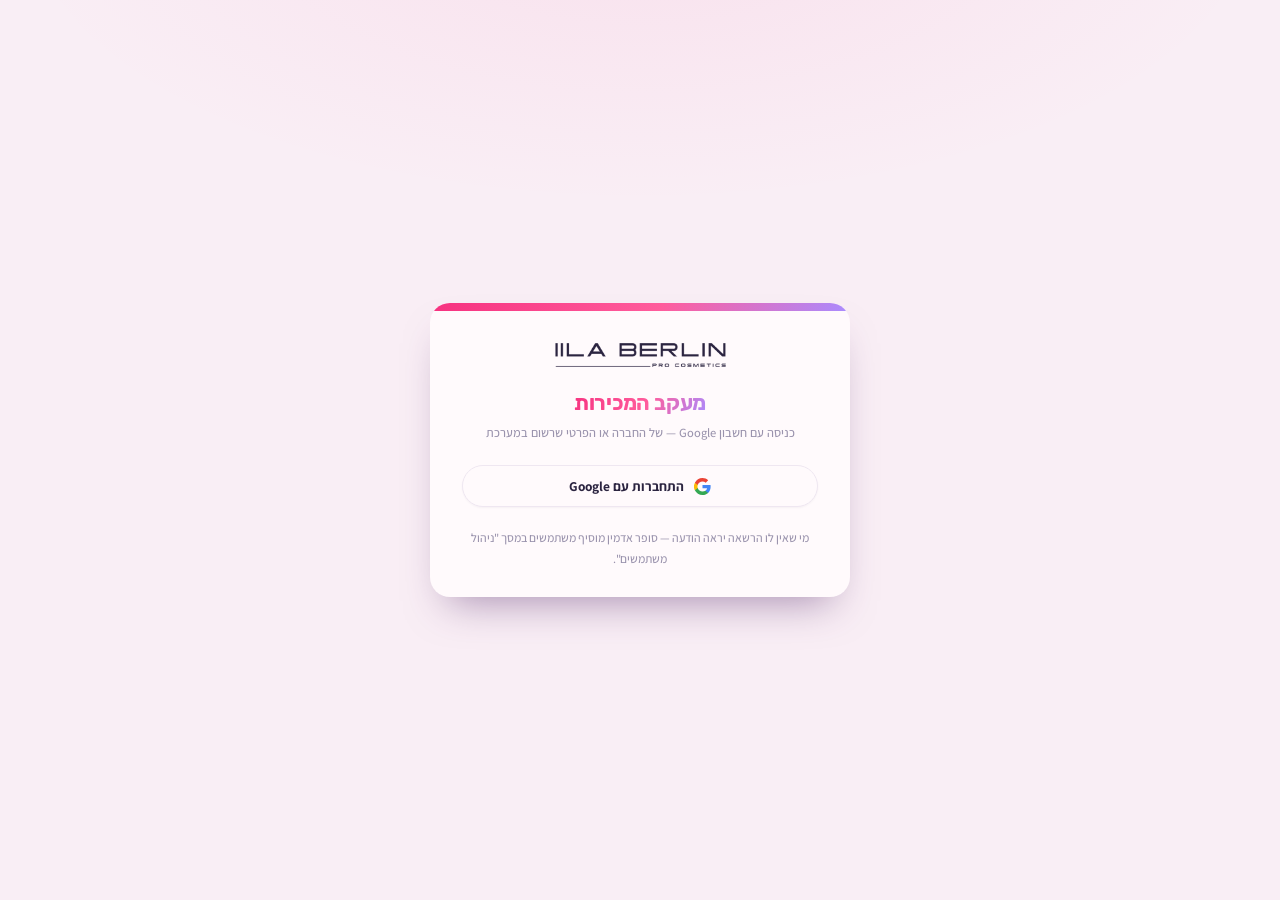
<file: login.html>
<!doctype html>
<html lang="he" dir="rtl">
<head>
<meta charset="utf-8" />
<meta name="build" content="20260922204036" />
<script>try{document.documentElement.dataset.theme=localStorage.getItem("dash.theme")==="dark"?"dark":"light"}catch(e){}</script>
<meta name="viewport" content="width=device-width, initial-scale=1" />
<meta name="robots" content="noindex, nofollow" />
<link rel="icon" href="favicon.png" type="image/png" />
<title>כניסה — מעקב המכירות · אילה ברלין</title>
<link rel="preconnect" href="https://fonts.googleapis.com" />
<link rel="preconnect" href="https://fonts.gstatic.com" crossorigin />
<link rel="stylesheet" href="https://fonts.googleapis.com/css2?family=Assistant:wght@400;600;700;800&family=Heebo:wght@400;500;600;700;800&family=Rubik:wght@400;500;600;700&display=swap" />
<link rel="stylesheet" href="assets/vendor/open-props.min.css?v=1.7.16" />
<link rel="stylesheet" href="assets/design-system.css?v=20260922b" />
</head>
<body>
<main class="authpage">
  <div class="authcard">
    <span class="brand" role="img" aria-label="אילה ברלין — Pro Cosmetics"></span>
    <h1>מעקב המכירות</h1>
    <p class="sub" id="lead">כניסה עם חשבון Google — של החברה או הפרטי שרשום במערכת</p>

    <div id="actions" class="hidden">
      <button class="btn google" id="googleBtn" type="button">
        <svg viewBox="0 0 18 18" width="17" height="17" aria-hidden="true">
          <path fill="#4285F4" d="M17.6 9.2c0-.64-.06-1.25-.16-1.84H9v3.48h4.84a4.14 4.14 0 0 1-1.8 2.72v2.26h2.9c1.7-1.57 2.66-3.88 2.66-6.62z"/>
          <path fill="#34A853" d="M9 18c2.43 0 4.47-.8 5.96-2.18l-2.9-2.26c-.81.54-1.84.86-3.06.86-2.35 0-4.34-1.59-5.05-3.72H.94v2.33A9 9 0 0 0 9 18z"/>
          <path fill="#FBBC05" d="M3.95 10.7a5.4 5.4 0 0 1 0-3.4V4.97H.94a9 9 0 0 0 0 8.06l3.01-2.33z"/>
          <path fill="#EA4335" d="M9 3.58c1.32 0 2.51.46 3.44 1.35l2.58-2.58C13.46.89 11.43 0 9 0A9 9 0 0 0 .94 4.97L3.95 7.3C4.66 5.17 6.65 3.58 9 3.58z"/>
        </svg>
        התחברות עם Google
      </button>
    </div>

    <div class="authstate" id="state">בודק התחברות…</div>

    <div id="postActions" class="hidden" style="margin-top:16px; display:flex; gap:8px; justify-content:center; flex-wrap:wrap">
      <button class="btn" id="goLanding" type="button">לדוח שלי</button>
      <button class="btn ghost hidden" id="exitPreview" type="button">חזרה לתצוגה שלי</button>
      <button class="btn ghost" id="signOut" type="button">התנתקות</button>
    </div>

    <div class="foot" id="foot">מי שאין לו הרשאה יראה הודעה — סופר אדמין מוסיף משתמשים במסך "ניהול משתמשים".</div>
  </div>
</main>

<script src="js/auth-config.js?v=20260918y"></script>
<script src="js/auth.js?v=20260921m"></script>
<script>
const A = window.APP_AUTH;
const C = window.AUTH_CONFIG;
const $ = id => document.getElementById(id);
// כתובת עם חותמת זמן — מונעת נחיתה על עותק ישן מהמטמון של הדפדפן
const fresh = u => u + (String(u).includes('?') ? '&' : '?') + 'b=' + Date.now();
const esc = s => String(s == null ? '' : s).replace(/&/g,'&amp;').replace(/</g,'&lt;').replace(/>/g,'&gt;');

const QS      = new URLSearchParams(location.search);
const NEXT    = QS.get('next');
const DENIED  = QS.get('denied');

function say(html, bad){ const el = $('state'); el.innerHTML = html; el.classList.toggle('bad', !!bad); }
function showLogin(msg, bad){ $('actions').classList.remove('hidden'); $('postActions').classList.add('hidden'); say(msg || '', bad); }
function pageTitle(access, page){ const p = (access && access.pages || []).find(x => x.page === page); return p ? p.title : page; }

$('googleBtn').addEventListener('click', async () => {
  try{ say('מעביר ל-Google…'); await A.signInWithGoogle(NEXT || null); }
  catch(e){ showLogin(esc(e.message), true); }
});
$('signOut').addEventListener('click', () => A.signOut(false).then(() => location.replace('login.html')));

(async function init(){
  let justSignedInNext;
  try{ justSignedInNext = await A.completeRedirect(); }
  catch(e){ showLogin('ההתחברות נכשלה: ' + esc(e.message), true); return; }

  if(!A.isSignedIn){
    showLogin(location.protocol === 'file:'
      ? 'הדף נפתח כקובץ מקומי. יש לפתוח דרך השרת (https://…/login.html).'
      : '', location.protocol === 'file:');
    return;
  }

  say('טוען הרשאות…');
  await A.ensureFresh();
  if(!A.isSignedIn){ showLogin('הסשן פג. יש להתחבר מחדש.'); return; }

  let access;
  try{ access = await A.loadAccess(true); }
  catch(e){ showLogin('שגיאה בטעינת הרשאות: ' + esc(e.message), true); return; }

  if(!access || !access.authorized){
    $('actions').classList.add('hidden');
    $('postActions').classList.remove('hidden');
    $('goLanding').classList.add('hidden');
    say(`החשבון <b>${esc((access && access.email) || A.email || '')}</b> אינו מורשה למעקב המכירות.<br>יש לפנות לסופר אדמין (אילה, הראל או עינבר) כדי שיוסיפו אותך.`, true);
    return;
  }

  $('lead').textContent = access.impersonating
    ? `${access.display_name} · בתצוגה כ${access.role_title}`
    : `${access.display_name} · ${access.role_title}`;
  $('goLanding').textContent = 'לדוח שלי — ' + pageTitle(access, access.landing);
  $('goLanding').onclick = () => location.replace(fresh(access.landing));

  if(access.impersonating){
    $('exitPreview').classList.remove('hidden');
    $('exitPreview').onclick = () => A.setViewAs(null);
  }

  if(DENIED){
    $('actions').classList.add('hidden');
    $('postActions').classList.remove('hidden');
    say(access.impersonating
      ? `בתצוגה כ<b>${esc(access.role_title)}</b> אין הרשאה לדוח <b>${esc(DENIED)}</b> — זו ההתנהגות הצפויה.`
      : `אין לך הרשאה לדוח <b>${esc(pageTitle(access, DENIED))}</b>.`, true);
    return;
  }

  const wanted = justSignedInNext || NEXT;
  const dest = (wanted && A.allowedHere(access, wanted)) ? wanted : access.landing;
  say('מעביר לדוח…');
  location.replace(fresh(dest));
})();
</script>
</body>
</html>
</file>
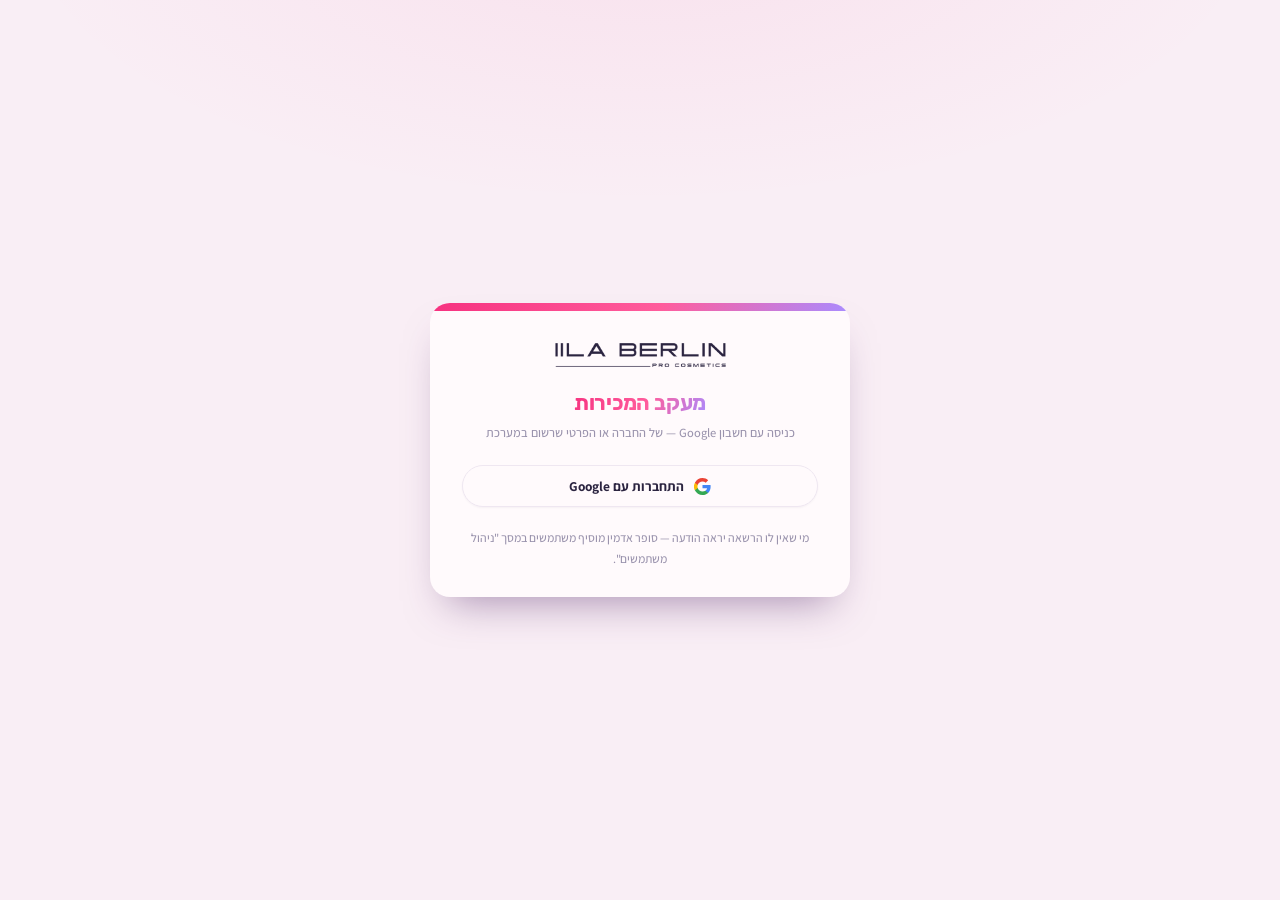
<file: payments.html>
<!doctype html>
<html lang="he" dir="rtl">
<head>
<meta charset="utf-8" />
<meta name="build" content="20260922204036" />
<script>try{document.documentElement.dataset.theme=localStorage.getItem("dash.theme")==="dark"?"dark":"light"}catch(e){}</script>
<meta name="viewport" content="width=device-width, initial-scale=1" />
<meta name="robots" content="noindex, nofollow" />
<link rel="icon" href="favicon.png" type="image/png" />
<title>אמצעי תשלום ו-ERN · מעקב המכירות</title>
<link rel="preconnect" href="https://fonts.googleapis.com" />
<link rel="preconnect" href="https://fonts.gstatic.com" crossorigin />
<link rel="stylesheet" href="https://fonts.googleapis.com/css2?family=Assistant:wght@400;600;700;800&family=Heebo:wght@400;500;600;700;800&family=Rubik:wght@400;500;600;700&display=swap" />
<link rel="stylesheet" href="assets/vendor/open-props.min.css?v=1.7.16" />
<link rel="stylesheet" href="assets/design-system.css?v=20260922b" />
<style>
  /* צבעי הסדרות של הדוח הזה בלבד. פלטה קטגורית מאומתת (validate_palette.js, light+dark):
     כל זוג שכן נבדל גם בעיוורון צבעים. הסדר קבוע — ERN תמיד אותו צבע, בכל טבלה ובכל גרף. */
  :root{
    --pm-ern:#2a78d6; --pm-regular:#eb6834; --pm-grow:#1baf7a;
    --pm-transfer:#eda100; --pm-cash:#e87ba4; --pm-check:#008300; --pm-other:#8E858A;
  }
  /* 21/09/2026 — היה @media (prefers-color-scheme: dark), כלומר הצבעים התחלפו לפי
     הגדרת מערכת ההפעלה ולא לפי ערכת הנושא של האתר: מי שבחר תצוגה בהירה במחשב
     שמוגדר כהה קיבל את גוני המצב הכהה על רקע בהיר (ולהפך). הבחירה באתר היא
     data-theme, ולכן זה הסלקטור הנכון. */
  :root[data-theme="dark"]{
    --pm-ern:#3987e5; --pm-regular:#d95926; --pm-grow:#199e70;
    --pm-transfer:#c98500; --pm-cash:#d55181; --pm-check:#008300; --pm-other:#8E858A;
  }
  /* פס פילוח 100% — קטעים עם רווח 2px בצבע המשטח (בלי מסגרות) */
  .pm-track{ display:flex; gap:2px; height:30px; border-radius:var(--r-pill); overflow:hidden; background:var(--panel); border:1px solid var(--line); }
  .pm-track .seg{ display:flex; align-items:center; justify-content:center; min-width:0; overflow:hidden; font-size:12px; font-weight:800; color:#fff; font-family:var(--font-num); }
  .pm-track .seg span{ padding:0 8px; overflow:hidden; text-overflow:ellipsis; }
  .pm-mini{ display:flex; gap:2px; height:10px; width:min(180px,100%); border-radius:var(--r-pill); overflow:hidden; background:var(--grid); margin:0 auto; }
  .pm-mini i{ display:block; height:100%; }
  .pm-body{ padding:16px 18px 6px; }
  .pm-wrap{ position:relative; padding-bottom:18px; }
  .pm-target{ position:absolute; top:-6px; bottom:12px; width:3px; background:var(--bad); border-radius:2px; z-index:2; pointer-events:none; }
  .pm-target::after{ content:attr(data-l); position:absolute; top:100%; inset-inline-start:50%; transform:translateX(50%); font:800 11px/1.4 var(--font-num); color:var(--bad-ink); white-space:nowrap; }
  .fillbar .bar{ position:relative; overflow:visible; }
  .fillbar .bar .tmark{ position:absolute; top:-4px; bottom:-4px; width:3px; background:var(--bad); border-radius:2px; }
  .pm-target-note{ display:flex; align-items:center; gap:10px; flex-wrap:wrap; padding:8px 18px 4px; font-size:13px; font-weight:700; }
  .pm-target-note .msg.neg{ color:var(--bad-ink); } .pm-target-note .msg.warn{ color:var(--warn-ink); } .pm-target-note .msg.pos{ color:var(--good-ink); }
  .pm-target-note .set{ margin-inline-start:auto; color:var(--muted); font-weight:600; }
  .pm-target-note .pencil{ border:0; background:transparent; cursor:pointer; color:var(--muted); font-size:13px; padding:0 4px; } .pm-target-note .pencil:hover{ color:var(--accent); }
  .pm-track .seg{ transition:flex .45s ease; }
  /* בורר מחלקות בכרטיס הפילוח — גלולות עם תיבת סימון */
  .dept-chips{ display:flex; gap:6px; flex-wrap:wrap; align-items:center; }
  .dept-chips label{ display:inline-flex; align-items:center; gap:6px; font-size:12.5px; font-weight:700; color:var(--txt);
    background:var(--panel); border:1px solid var(--line); border-radius:var(--r-pill); padding:5px 12px 5px 9px; cursor:pointer; user-select:none; }
  .dept-chips label:hover{ border-color:color-mix(in srgb, var(--txt) 28%, var(--line)); }
  .dept-chips label:has(input:checked){ border-color:var(--accent); background:var(--accent-soft); }
  .dept-chips input{ accent-color:var(--accent); width:14px; height:14px; margin:0; cursor:pointer; }
  .dept-chips .sub{ font-weight:600; }
  /* גרף מתמלא ליד האחוז — מתחיל מ-0 ומתמלא לערך */
  .fillbar{ display:inline-flex; align-items:center; gap:8px; min-width:150px; }
  .fillbar .bar{ flex:1; height:10px; border-radius:var(--r-pill); background:var(--grid); overflow:hidden; min-width:90px; }
  .fillbar .bar i{ display:block; height:100%; width:0; border-radius:var(--r-pill); background:var(--c, var(--ink-soft)); transition:width .8s cubic-bezier(.2,.8,.2,1); }
  .fillbar .pct{ font-family:var(--font-num); font-variant-numeric:tabular-nums; font-weight:800; min-width:52px; text-align:left; }
  @media (prefers-reduced-motion: reduce){ .fillbar .bar i, .pm-track .seg{ transition:none; } }
  .pm-chip{ display:inline-flex; align-items:center; gap:5px; font-size:11.5px; font-weight:700; color:var(--txt); background:var(--panel3); border:1px solid var(--line); border-radius:var(--r-pill); padding:2px 8px 2px 6px; margin-inline-end:4px; }
  .pm-chip .sw{ width:9px; height:9px; border-radius:3px; display:inline-block; }
  th[data-sort]{ cursor:pointer; user-select:none; }
  th[data-sort]:hover{ color:var(--accent); }
  th[data-sort].on::after{ content:" ▾"; color:var(--accent); }
  tr[data-group]{ cursor:pointer; }
  tr[data-group] td:first-child{ user-select:none; }
  tr[data-group]:hover td{ background:var(--hover); }
  .caret{ display:inline-block; width:12px; color:var(--accent); font-size:12px; }
  tbody tr.clickable{ cursor:pointer; }
  .presets{ display:flex; gap:6px; flex-wrap:wrap; }
  .presets .btn{ padding:6px 12px; font-size:12.5px; }
  .chartwrap .line.ref{ stroke:var(--muted); stroke-width:2; }
  .chartwrap .endlbl{ fill:var(--txt); font-size:12px; font-weight:800; font-family:var(--font-num); }
  .chartwrap .ptlbl{ fill:var(--txt); font-size:11px; font-weight:800; font-family:var(--font-num); paint-order:stroke; stroke:var(--panel); stroke-width:3px; }
  .chart-tip{ display:none; }
  .chart-tip.show{ display:block; }
  .chart-tip .row{ display:flex; align-items:center; justify-content:space-between; gap:14px; }
  .chart-tip .row b{ font-family:var(--font-num); font-variant-numeric:tabular-nums; }
  .chart-tip .row i{ display:inline-block; width:14px; height:0; border-top:3px solid currentColor; border-radius:2px; margin-inline-end:6px; vertical-align:middle; }
  /* ערך אריח משני חלקים — אחוז גדול מימין וסכום קטן לצידו */
  .tile .v .duo{ display:inline-flex; align-items:baseline; gap:8px; }
  .tile .v .duo b{ font-weight:800; }
  .tile .v .duo i{ font-style:normal; font-size:.66em; font-weight:700; opacity:.72; }
  .tile .v .duo i::before{ content:"· "; opacity:.55; }

  /* סרגל אחוז ERN — סקאלה קבועה עם סימונים במדרגות (35% / 45%); הצבע לפי המדרגה */
  .ern{ display:flex; align-items:center; gap:10px; min-width:230px; }
  .ern .track{ position:relative; flex:1; min-width:140px; height:14px; border-radius:var(--r-pill); background:var(--grid); overflow:visible; }
  .ern .fill{ display:block; height:100%; border-radius:var(--r-pill); background:var(--ink-soft); transition:width .3s ease; }
  .ern .fill.pos{ background:var(--good); } .ern .fill.warn{ background:var(--warn); } .ern .fill.neg{ background:var(--bad); }
  .ern .mark{ position:absolute; top:-4px; bottom:-4px; width:2px; background:var(--txt); opacity:.55; border-radius:1px; }
  .ern .mark.target{ background:var(--bad); opacity:1; width:3px; top:-6px; bottom:-6px; }
  .ern .mark.target::after{ color:var(--bad-ink); font-weight:800; }
  .chartwrap .line.target{ stroke-dasharray:7 5; stroke-width:2.5; }
  .tile .m .pencil{ border:0; background:transparent; cursor:pointer; color:var(--muted); font-size:12px; padding:0 4px; }
  .tile .m .pencil:hover{ color:var(--accent); }
  .ern .mark::after{ content:attr(data-l); position:absolute; top:100%; inset-inline-start:50%; transform:translateX(50%); font:700 9.5px/1.4 var(--font-num); color:var(--muted); white-space:nowrap; }
  [dir=rtl] .ern .mark::after{ transform:translateX(50%); }
  .ern .pct{ font-family:var(--font-num); font-variant-numeric:tabular-nums; font-weight:800; font-size:15px; min-width:58px; text-align:left; }
  .ern .pct.pos{ color:var(--good-ink); } .ern .pct.warn{ color:var(--warn-ink); } .ern .pct.neg{ color:var(--bad-ink); }
  td.ern-cell{ padding-top:12px; padding-bottom:14px; }
  .pm-pdf{ display:flex; gap:10px 22px; flex-wrap:wrap; padding:14px 18px; font-size:13px; font-weight:600; }
  .pm-pdf b{ font-family:var(--font-num); }
</style>
</head>
<body class="has-side">
<header>
  <a class="brand" target="_blank" rel="noopener noreferrer" aria-label="אילה ברלין — Pro Cosmetics"></a>
  <h1>אמצעי תשלום ו-ERN</h1>
  <select id="month" title="חודש"></select>
  <span class="sub" id="asof"></span>
  <nav class="tabs" id="tabs">
    <button data-tab="month"  aria-selected="true">חודשי</button>
    <button data-tab="annual" aria-selected="false">השוואה שנתית</button>
    <button data-tab="range"  aria-selected="false">טווח תאריכים</button>
  </nav>
</header>
<div class="chart-tip" id="tip" role="status" aria-live="polite"></div>
<div class="wrap">

  <!-- ================= חודשי ================= -->
  <section id="tab-month" data-prefix="m"></section>

  <!-- ================= השוואה שנתית ================= -->
  <section id="tab-annual" class="hidden">
    <div class="tiles" id="annTiles"></div>
    <div class="card">
      <h2>
        מגמה לפי חודש
        <label class="sub" style="display:flex;align-items:center;gap:8px;">מדד <select id="annMetric"></select></label>
        <label class="sub" style="display:flex;align-items:center;gap:8px;">מי <select id="annPerson"></select></label>
        <span class="note">נקודות מחוברות · ריחוף מציג את ערכי החודש · חודש פתוח מסומן ב-•</span>
      </h2>
      <div class="chart-legend" id="annLegend"></div>
      <div class="chartwrap"><div id="annChart"></div></div>
    </div>
    <div class="card">
      <h2>השוואת חודשים — כל החברה <span class="note">שורה = מדד, עמודה = חודש · החודש הנבחר מסומן</span></h2>
      <div class="scroll"><table id="annGrid"><thead></thead><tbody></tbody></table></div>
    </div>
    <div class="card">
      <h2>לפי איש צוות לפי חודש <span class="note">אחוז ERN, סכומים או ממוצע תשלומים — לפי הבורר · ריחוף מציג את הפירוט</span></h2>
      <div class="filterbar">
        <label class="search-field" title="חיפוש">
          <svg class="ico" viewBox="0 0 16 16" fill="none" aria-hidden="true">
            <circle cx="6.75" cy="6.75" r="4.25" stroke="currentColor" stroke-width="1.6"/>
            <path d="M10.2 10.2L14 14" stroke="currentColor" stroke-width="1.6" stroke-linecap="round"/>
          </svg>
          <input type="search" id="annSearch" placeholder="שם…" autocomplete="off" />
        </label>
        <select id="annPersonMetric" title="מה מוצג בתא">
          <option value="ern_pct">% ERN מהתקבולים</option>
          <option value="credit_ern">ERN ₪</option>
          <option value="total">סה״כ תקבולים ₪</option>
          <option value="avg_payments">ממוצע תשלומים — כל האשראי</option>
          <option value="avg_payments_ern">ממוצע תשלומים — ERN</option>
          <option value="avg_payments_regular">ממוצע תשלומים — רגיל</option>
        </select>
        <button class="btn ghost" type="button" id="annCollapse" title="להציג רק את שורות הסיכום של המחלקות">כווץ הכול</button>
        <button class="btn ghost" type="button" id="annExpand" title="להציג את כל אנשי הצוות">הרחב הכול</button>
        <span class="count" id="annCount"></span>
      </div>
      <div class="scroll"><table id="annPersons"><thead></thead><tbody></tbody></table></div>
    </div>
    <div class="foot" id="annFoot"></div>
  </section>

  <!-- ================= טווח תאריכים ================= -->
  <section id="tab-range" class="hidden">
    <div class="card">
      <div class="filterbar">
        <label class="sub">מתאריך <input type="date" id="rFrom" /></label>
        <label class="sub">עד תאריך <input type="date" id="rTo" /></label>
        <button class="btn" type="button" id="rApply">הצג</button>
        <span class="presets" id="rPresets">
          <button class="btn ghost" type="button" data-preset="week">7 ימים</button>
          <button class="btn ghost" type="button" data-preset="30">30 יום</button>
          <button class="btn ghost" type="button" data-preset="90">90 יום</button>
          <button class="btn ghost" type="button" data-preset="q">רבעון נוכחי</button>
          <button class="btn ghost" type="button" data-preset="ytd">מתחילת השנה</button>
        </span>
        <!-- 21/09/2026: היה id="rCount" — אותו מזהה בדיוק שנוצר גם בתוך sliceHTML('r'),
             ולכן מונה הסינון של טבלת אנשי הצוות והודעת סטטוס הטווח נכתבו שניהם לכאן
             ודרסו זה את זה, והמונה שבתוך הכרטיס נשאר ריק לתמיד. -->
        <span class="count" id="rRangeStatus"></span>
      </div>
    </div>
    <div id="rangeHost" data-prefix="r"></div>
  </section>
</div>

<script src="js/auth-config.js?v=20260918y"></script>
<script src="js/auth.js?v=20260921m"></script>
<script src="js/nav.js?v=20260922a"></script>
<script src="js/ui.js?v=20260922a"></script>
<script src="js/comp-banner.js?v=20260922a"></script>
<script src="js/payments-config.js?v=20260918y"></script>
<script>
'use strict';
const C = window.PAY_CONFIG;
const nf0 = new Intl.NumberFormat('he-IL',{maximumFractionDigits:0});
const nf1 = new Intl.NumberFormat('he-IL',{maximumFractionDigits:1});
const esc = s => String(s??'').replace(/[&<>"]/g, c=>({'&':'&amp;','<':'&lt;','>':'&gt;','"':'&quot;'}[c]));

// ------------------------------------------------------------------ Supabase
async function rest(path, opts={}){
  const tok = (window.APP_AUTH && APP_AUTH.accessToken) || C.SUPABASE_ANON_KEY;
  const r = await fetch(`${C.SUPABASE_URL}/rest/v1/${path}`, {
    ...opts,
    headers:{ apikey:C.SUPABASE_ANON_KEY, Authorization:`Bearer ${tok}`,
              'Content-Type':'application/json', ...(opts.headers||{}) }});
  if(!r.ok){
    let msg = `${r.status} ${r.statusText}`;
    try{ const j = await r.json(); if(j && j.message) msg = j.message; }catch(_){}
    const e = new Error(msg); e.status = r.status; throw e;
  }
  return r;
}
// PostgREST מגביל תשובה ל-1000 שורות; חודש יומי לפי איש צוות עלול לעבור את זה.
async function restAll(path){
  const page = 1000; let from = 0; const out = [];
  for(;;){
    let r;
    try{
      r = await rest(path, { headers:{ 'Range-Unit':'items', Range:`${from}-${from+page-1}`, Prefer:'count=exact' } });
    }catch(e){ if(e.status===416) break; throw e; }
    const j = await r.json();
    out.push(...j);
    const total = Number((r.headers.get('content-range')||'').split('/')[1]);
    if(j.length < page || (isFinite(total) && out.length >= total)) break;
    from += page;
  }
  return out;
}

// ------------------------------------------------------------------ מודל
const METHODS = [
  {key:'credit_ern',          label:'ERN',              v:'--pm-ern'},
  {key:'credit_regular',      label:'אשראי רגיל',       v:'--pm-regular'},
  {key:'credit_grow',         label:'Grow',             v:'--pm-grow'},
  {key:'bank_transfer',       label:'העברה בנקאית',     v:'--pm-transfer'},
  {key:'cash',                label:'מזומן',            v:'--pm-cash'},
  {key:'check',               label:"צ'קים",            v:'--pm-check'},
  {key:'credit_other',        label:'אשראי — קוד אחר',  v:'--pm-other', optional:true},
  {key:'credit_unclassified', label:'אשראי ללא פירוט',  v:'--pm-other', optional:true},
];
const SUMKEYS = ['n_receipts','n_ern','n_credit','total','cash','check','bank_transfer','credit',
                 'credit_ern','credit_regular','credit_grow','credit_other','credit_unclassified',
                 'pay_n','pay_sum','pay_ern_n','pay_ern_sum','pay_regular_n','pay_regular_sum','pay_grow_n','pay_grow_sum'];
// כמות תשלומים: דליים להתפלגות (מספר תשלומים בקבלה)
const PAY_BUCKETS = [[1,1,'תשלום אחד'],[2,3,'2–3'],[4,6,'4–6'],[7,12,'7–12'],[13,20,'13–20'],[21,24,'21–24'],[25,Infinity,'25+']];
// סף מינימום (סכום אשראי בקבלה) לספירת תשלומים — rules.payment_settings.installments_min_credit
let PAY_MIN = 3000;
// מדרגות צבע לאחוז ERN — rules.payment_settings.ern_pct_warn / ern_pct_bad
let ERN_WARN = 0.35, ERN_BAD = 0.45;
// מכסת ERN — rules.payment_settings.ern_target_pct (סופר אדמין עורך מהאריח)
let ERN_TARGET = 0.35;
const ernCls = v => (v==null||!isFinite(v)) ? '' : (v < ERN_WARN ? 'pos' : (v < ERN_BAD ? 'warn' : 'neg'));
const canWrite = () => !!(window.APP_AUTH && APP_AUTH.access && APP_AUTH.access.can_write);
const tPct = () => `${(ERN_TARGET*100).toFixed(0)}%`;
// המסר מול המכסה: מעל = חריגה · פחות מ-5 נקודות מתחת = זהירות · יותר = מעולה
function ernStatus(v){
  if(v==null||!isFinite(v)||!ERN_TARGET) return {cls:'', text:''};
  const diff = (v - ERN_TARGET)*100;
  if(diff > 0) return {cls:'neg', text:`⚠ יש חריגה של ${diff.toFixed(1)}% מעל מכסת ה-ERN (${tPct()})`};
  const gap = -diff;
  if(gap < 5) return {cls:'warn', text:`זהירות: אתה רק ${gap.toFixed(1)}% מתחת למכסת ה-ERN (${tPct()})`};
  return {cls:'pos', text:`מעולה: אתה ${gap.toFixed(1)}% מתחת למכסת ה-ERN (${tPct()})`};
}
// עורך המכסה (סופר אדמין): "מכסה 35% ✎" — אותו רכיב באריח ובכרטיס הפילוח
function ernTargetSetter(){
  return `מכסת ERN <b>${tPct()}</b>` + (canWrite() ? ` <button class="pencil ern-edit" type="button" title="עריכת מכסת ה-ERN (סופר אדמין)">✎</button>` : '');
}
function bindErnEdit(root){
  root.querySelectorAll('.ern-edit').forEach(b=>{ b.onclick = async ()=>{ const v = prompt('מכסת ERN באחוזים (למשל 35):', (ERN_TARGET*100).toFixed(0)); if(v===null) return; try{ await saveErnTarget(v); }catch(e){ alert('שמירה נכשלה: ' + e.message); } }; });
}
async function saveErnTarget(pctValue){
  const v = Number(pctValue);
  if(!isFinite(v) || v < 0 || v > 100){ alert('מכסת ERN חייבת להיות אחוז בין 0 ל-100'); return; }
  await rest('rpc/set_payment_setting', { method:'POST', body: JSON.stringify({ p_key:'ern_target_pct', p_value: v/100 }) });
  ERN_TARGET = v/100;
  await (document.querySelector('#tabs button[aria-selected="true"]')?.dataset.tab === 'annual' ? renderAnnual() : renderMonth());
}
// סרגל עם סקאלה קבועה (לפחות עד המדרגה האדומה + מרווח) כדי שהסימונים יישבו במקום קבוע
function ernMeter(v, scale){
  const val = (v==null||!isFinite(v)) ? 0 : Math.max(0, v);
  const w = Math.min(100, val/scale*100);
  const cls = ernCls(v);
  const mark = t => `<span class="mark" data-l="${(t*100).toFixed(0)}%" style="inset-inline-start:${(t/scale*100).toFixed(1)}%" title="מדרגה ${(t*100).toFixed(0)}%"></span>`;
  // חוצץ המכסה — רק האחוז, בלי המילה "מכסה"; מדרגת צבע שנופלת על אותו ערך לא מצוירת פעמיים
  const near = t => ERN_TARGET && Math.abs(t - ERN_TARGET) < 0.005;
  const tmark = ERN_TARGET ? `<span class="mark target" data-l="${tPct()}" style="inset-inline-start:${(ERN_TARGET/scale*100).toFixed(1)}%" title="מכסת ERN ${tPct()}"></span>` : '';
  return `<span class="ern"><span class="track"><span class="fill ${cls}" style="width:${w.toFixed(1)}%"></span>${near(ERN_WARN)?'':mark(ERN_WARN)}${near(ERN_BAD)?'':mark(ERN_BAD)}${tmark}</span><span class="pct ${cls}">${pct(v)}</span></span>`;
}
const DEPTS = {managers:'הנהלה', front:'ייעוצים פרונטליים', phone:'מתאמות פגישות', phone_ks:'מתאמות פגישות ק"ש',
               phone_sikum:'מתאמות פגישות סיכום', phone_active:'מתאמות פגישות - אקטיב', office:'מנהלות משרד',
               cosmetics:'מטפלות', mtl:'מת"ליות', mtl_active:'מת"ליות - אקטיב'};
const HEB_MONTHS=['ינואר','פברואר','מרץ','אפריל','מאי','יוני','יולי','אוגוסט','ספטמבר','אוקטובר','נובמבר','דצמבר'];
const hebMonth = m => { const d=new Date(m); return `${HEB_MONTHS[d.getUTCMonth()]} ${d.getUTCFullYear()}`; };
const shortMonth = m => { const d=new Date(m); return `${HEB_MONTHS[d.getUTCMonth()].slice(0,3)}׳${String(d.getUTCFullYear()).slice(2)}`; };
const fmtDate = iso => { if(!iso) return '—'; const d=new Date(iso); return `${d.getUTCDate()}/${d.getUTCMonth()+1}`; };
const fmtDateFull = iso => { if(!iso) return '—'; const d=new Date(iso); return `${d.getUTCDate()}/${d.getUTCMonth()+1}/${d.getUTCFullYear()}`; };
const iso = d => `${d.getFullYear()}-${String(d.getMonth()+1).padStart(2,'0')}-${String(d.getDate()).padStart(2,'0')}`;

function money(v){ if(v==null||!isFinite(Number(v))) return {t:'—',c:'dash'}; const n=Number(v); return {t:`₪ ${nf0.format(Math.round(n))}`, c:n<0?'neg':''}; }
function kfmt(v){
  if(v==null||!isFinite(Number(v))) return '—';
  const n=Number(v), a=Math.abs(n), s=n<0?'-':'';
  if(a>=1e6) return `₪ ${s}${nf1.format(a/1e6)}M`;
  if(a>=1e3) return `₪ ${s}${nf1.format(a/1e3)}K`;
  return `₪ ${s}${nf0.format(a)}`;
}
function pct(v,d=1){ return (v==null||!isFinite(v)) ? '—' : `${(v*100).toFixed(d)}%`; }
const cssVar = v => getComputedStyle(document.documentElement).getPropertyValue(v).trim();

function empty(){ const a={}; SUMKEYS.forEach(s=>a[s]=0); return a; }
function agg(rows, keyFn, carry){
  const m = new Map();
  for(const r of rows){
    const k = keyFn(r);
    let a = m.get(k);
    if(!a){ a = empty(); a.key = k; (carry||[]).forEach(c=>a[c]=r[c]); m.set(k,a); }
    SUMKEYS.forEach(s=>{ a[s] += Number(r[s]||0); });
  }
  return [...m.values()].map(derive);
}
function derive(a){
  a.ern_pct        = a.total  ? a.credit_ern / a.total  : null;
  a.avg_receipt    = a.n_receipts ? a.total / a.n_receipts : null;
  // ממוצע תשלומים לקבלת אשראי (קבלות בלבד, בלי זיכויים — כך גם בתצוגות)
  a.avg_payments         = a.pay_n         ? a.pay_sum         / a.pay_n         : null;
  a.avg_payments_ern     = a.pay_ern_n     ? a.pay_ern_sum     / a.pay_ern_n     : null;
  a.avg_payments_regular = a.pay_regular_n ? a.pay_regular_sum / a.pay_regular_n : null;
  a.avg_payments_grow    = a.pay_grow_n    ? a.pay_grow_sum    / a.pay_grow_n    : null;
  return a;
}
const num1 = v => (v==null||!isFinite(v)) ? '—' : nf1.format(v);
const activeMethods = rows => METHODS.filter(m => !m.optional || rows.some(r => Number(r[m.key]||0) !== 0));

// ------------------------------------------------------------------ תבנית של "פרוסה" (חודש / טווח)
function sliceHTML(p){
  return `
    <div class="tiles" id="${p}Tiles"></div>
    <div class="card">
      <h2>פילוח כל התקבולים לפי אופן תשלום <span class="note" id="${p}CompanyNote"></span></h2>
      <div class="filterbar">
        <span class="sub">אילו מחלקות לספור:</span>
        <span class="dept-chips" id="${p}DeptChips"></span>
        <button class="btn ghost" type="button" id="${p}DeptAll">הכול</button>
        <button class="btn ghost" type="button" id="${p}DeptNone">נקה</button>
        <span class="count" id="${p}DeptCount"></span>
      </div>
      <div class="chart-legend" id="${p}Legend"></div>
      <div class="pm-body"><div class="pm-wrap"><div class="pm-track" id="${p}Track" role="img"></div><div class="pm-target hidden" id="${p}TargetMark"></div></div></div>
      <div class="pm-target-note" id="${p}TargetNote"></div>
      <table class="mini" id="${p}CompanyTable"><thead><tr><th>אופן תשלום</th><th>סכום</th><th>נתח</th><th>קבלות</th></tr></thead><tbody></tbody></table>
    </div>
    <div class="card">
      <h2>לפי איש צוות <span class="sub" id="${p}ErnNote"></span><span class="note">ממוין לפי הכותרת שנבחרה · לחיצה על שורה פותחת את הקבלות</span></h2>
      <div class="filterbar">
        <label class="search-field" title="חיפוש">
          <svg class="ico" viewBox="0 0 16 16" fill="none" aria-hidden="true">
            <circle cx="6.75" cy="6.75" r="4.25" stroke="currentColor" stroke-width="1.6"/>
            <path d="M10.2 10.2L14 14" stroke="currentColor" stroke-width="1.6" stroke-linecap="round"/>
          </svg>
          <input type="search" id="${p}Search" placeholder="שם…" autocomplete="off" />
        </label>
        <select id="${p}Dept" title="מחלקה"><option value="">כל המחלקות</option></select>
        <button class="btn ghost" type="button" id="${p}Collapse" title="להציג רק את שורות הסיכום של המחלקות">כווץ הכול</button>
        <button class="btn ghost" type="button" id="${p}Expand" title="להציג את כל אנשי הצוות">הרחב הכול</button>
        <span class="count" id="${p}Count"></span>
      </div>
      <div class="scroll"><table id="${p}Grid"><thead></thead><tbody></tbody></table></div>
    </div>
    <details class="card fold" id="${p}Fold">
      <summary>הקבלות של <span id="${p}Who">—</span> <span class="note" id="${p}FoldNote">בחר/י שורה בטבלה</span></summary>
      <div class="err hidden" id="${p}FoldErr"></div>
      <div class="scroll"><table id="${p}Rcpt"><thead></thead><tbody></tbody></table></div>
    </details>
    <div class="card">
      <h2>כמות תשלומים <span class="note" id="${p}InstNote">מספר התשלומים בקבלת אשראי · עסקאות מ-3,000 ₪ ומעלה · קבלות בלבד, בלי זיכויים</span></h2>
      <div class="tiles" id="${p}InstTiles" style="padding:16px 18px 0"></div>
      <table class="mini" id="${p}Inst"><thead><tr><th>מספר תשלומים</th><th>קבלות</th><th>נתח מהקבלות</th><th>סכום אשראי</th><th>מתוכן ERN</th><th>מתוכן רגיל</th><th>מתוכן Grow</th></tr></thead><tbody></tbody></table>
    </div>
    <div class="foot" id="${p}Foot"></div>`;
}
document.getElementById('tab-month').innerHTML = sliceHTML('m');
document.getElementById('rangeHost').innerHTML = sliceHTML('r');

const SLICE = { m:{rows:[], persons:[], sort:'total', dir:-1, from:null, to:null, collapsed:new Set(), deptSel:null},
                r:{rows:[], persons:[], sort:'total', dir:-1, from:null, to:null, collapsed:new Set(), deptSel:null} };
// כיווץ/הרחבה של קבוצות (מחלקות) בטבלה: לחיצה על שורת המחלקה, או כפתורי "כווץ/הרחב הכול"
const caret = open => `<span class="caret" aria-hidden="true">${open ? '▾' : '◂'}</span> `;
function bindGroupToggles(tbody, set, rerender){
  tbody.addEventListener('click', e=>{
    const g = e.target.closest('tr[data-group]'); if(!g) return;
    const k = g.dataset.group;
    if(set.has(k)) set.delete(k); else set.add(k);
    rerender();
  });
}
let CODES = null;
let PREV_AGG = null;   // אגרגט החודש הקודם, ל"חודש שעבר" באריחים (נטען ב-renderMonth)

// ------------------------------------------------------------------ רינדור פרוסה
function renderSlice(p, rows, label){
  const S = SLICE[p]; S.rows = rows;
  const company = agg(rows, ()=>'all')[0] || derive(empty());
  // מוחרגים (rules.payment_person_dept.exclude — למשל מי שמפיק רק זיכויים) נספרים
  // בסה"כ החברה אבל לא מוצגים לפי אדם/מחלקה.
  S.persons = agg(rows.filter(r=>!r.excluded), r=>r.person, ['person','dept_key']);
  S.excludedNames = [...new Set(rows.filter(r=>r.excluded).map(r=>r.person))];
  renderTiles(p, company, label);
  renderCompany(p, rows);
  renderInstallments(p, company);
  renderPersons(p);
  // כרטיסי "אימות מול ה-PDF" ו"מקרא קודים" הוסרו מהמסך (18/09/2026) — הכלים והטבלאות נשארו ב-DB ובסקריפטים.
  document.getElementById(p+'Foot').textContent =
    `${label} · ${nf0.format(company.n_receipts)} קבלות · ${S.persons.length} אנשי צוות` +
    (S.excludedNames.length ? ` · סה״כ החברה כולל גם קבלות וזיכויים של מי שאינם מוצגים לפי אדם (${S.excludedNames.join(', ')})` : '');
}

// שורת "חודש שעבר" בתוך אריח. הדף הזה עצמאי ואינו טוען את js/ui.js, ולכן
// העוזר משוכפל כאן בכוונה במקום לגרור את כל הספרייה.
function prevLine(cur, prev, f){
  if(prev === null || prev === undefined || !isFinite(Number(prev)))
    return '<div class="prevline dash">אין נתון לחודש שעבר</div>';
  const pv = Number(prev), cv = Number(cur)||0, diff = cv - pv;
  const cls = diff > 0 ? 'pos' : diff < 0 ? 'neg' : '';
  const arrow = pv ? `${diff >= 0 ? '▲' : '▼'} ${(Math.abs(diff/pv)*100).toFixed(0)}%` : '';
  return `<div class="prevline"><span class="lbl">חודש שעבר</span><b>${f(pv)}</b>` +
         `${arrow ? ` <span class="${cls}">${arrow}</span>` : ''}</div>`;
}

function renderTiles(p, c, label){
  // "חודש שעבר" מוצג רק בלשונית החודשית; בטווח תאריכים חופשי אין לזה משמעות.
  const pv = (p === 'm' && PREV_AGG) ? PREV_AGG : null;
  const tiles = [
    ['סה״כ תקבולים',        kfmt(c.total),               `${nf0.format(c.n_receipts)} קבלות`, '', money(c.total).t, false, c.total, pv && pv.total],
    // אחוז ERN וסכום ERN באריח אחד: האחוז הוא המדד, הסכום הוא ההקשר.
    // המכנה הוא **כל** התקבולים — כולל קבלות של מתאמות הפגישות וזיכויים.
    // שני חלקים בשני spans ולא מחרוזת אחת: כך האחוז נשאר מימין (נקרא ראשון) ואינו
    // מתהפך בגלל סדר דו-כיווני של שתי מחרוזות מספריות.
    ['ERN', `<span class="duo"><b>${pct(c.ern_pct)}</b><i>${kfmt(c.credit_ern)}</i></span>`,
     (ernStatus(c.ern_pct).text || `${nf0.format(c.n_ern)} קבלות · מתוך כל התקבולים`) + `<span class="ern-target" data-p="${p}"></span>`,
     ernStatus(c.ern_pct).cls || ernCls(c.ern_pct), `${nf0.format(c.n_ern)} קבלות ERN · ${money(c.credit_ern).t} מתוך ${money(c.total).t} — כל התקבולים, כולל קבלות של מתאמות פגישות וזיכויים · מכסת ERN ${tPct()}`, true,
     c.credit_ern, pv && pv.credit_ern, true],
    ['אשראי רגיל',           kfmt(c.credit_regular),      pct(c.total ? c.credit_regular/c.total : null)+' מהתקבולים', '', money(c.credit_regular).t, false, c.credit_regular, pv && pv.credit_regular],
    ['לא אשראי',             kfmt(c.cash + c.check + c.bank_transfer), 'מזומן + צ׳קים + העברה', '', ''],
    ['ממוצע תשלומים (מ-3,000 ₪)', num1(c.avg_payments), `ERN ${num1(c.avg_payments_ern)} · רגיל ${num1(c.avg_payments_regular)}`, '', `${nf0.format(c.pay_n)} קבלות אשראי מ-${nf0.format(PAY_MIN)} ₪ ומעלה`],
  ];
  document.getElementById(p+'Tiles').innerHTML = tiles.map(([k,v,m,cls,title,raw,cur,prev,rawM])=>
    `<div class="tile ${cls==='neg'?'neg':cls==='warn'?'warn':cls==='pos'?'pos':''}"${title?` title="${esc(title)}"`:''}><div class="k">${esc(k)}</div><div class="v small ${cls}">${raw?v:esc(v)}</div><div class="m ${cls}">${rawM?m:esc(m)}</div>` +
    `${prev===undefined?'':prevLine(cur, prev, kfmt)}</div>`).join('');
  // מכסת ERN: מוצגת לכולם, נערכת רק ע"י סופר אדמין (עיפרון → אחוז)
  document.querySelectorAll(`#${p}Tiles .ern-target`).forEach(el=>{ el.innerHTML = ' · ' + ernTargetSetter(); bindErnEdit(el); });
}

const deptName = k => k==='__none' ? 'ללא שיוך למחלקה' : (DEPTS[k]||k);
function renderCompany(p, allRows){
  const S = SLICE[p];
  // בורר המחלקות: נבנה מהנתונים של הפרוסה; הבחירה נשמרת במעבר בין חודשים
  const present = [...new Set(allRows.map(r=>r.dept_key||'__none'))];
  const byDept = new Map(); allRows.forEach(r=>{ const k=r.dept_key||'__none'; byDept.set(k, (byDept.get(k)||0)+Number(r.total||0)); });
  present.sort((a,b)=>(byDept.get(b)||0)-(byDept.get(a)||0));
  if(!S.deptSel) S.deptSel = new Set(present);
  const chips = document.getElementById(p+'DeptChips');
  chips.innerHTML = present.map(k=>
    `<label title="${esc(deptName(k))} · ${money(byDept.get(k)).t}"><input type="checkbox" value="${esc(k)}"${S.deptSel.has(k)?' checked':''}/>${esc(deptName(k))} <span class="sub">${kfmt(byDept.get(k))}</span></label>`).join('');
  if(!chips.dataset.bound){
    chips.dataset.bound = '1';
    chips.addEventListener('change', e=>{ const i=e.target; if(!i||i.type!=='checkbox') return; if(i.checked) S.deptSel.add(i.value); else S.deptSel.delete(i.value); renderCompany(p, S.rows); });
    document.getElementById(p+'DeptAll').addEventListener('click', ()=>{ S.deptSel = null; renderCompany(p, S.rows); });
    document.getElementById(p+'DeptNone').addEventListener('click', ()=>{ S.deptSel = new Set(); renderCompany(p, S.rows); });
  }
  const rows = allRows.filter(r=>S.deptSel.has(r.dept_key||'__none'));
  const c = agg(rows, ()=>'all')[0] || derive(empty());
  const nSel = present.filter(k=>S.deptSel.has(k)).length;
  document.getElementById(p+'DeptCount').textContent = nSel===present.length ? 'כל המחלקות' : (nSel ? `${nSel} מתוך ${present.length} מחלקות` : 'לא נבחרה מחלקה');
  const ms = activeMethods(rows);
  const posTotal = ms.reduce((a,m)=>a+Math.max(0,c[m.key]),0) || 1;
  const counts = {};
  ms.forEach(m=>{ counts[m.key] = rows.reduce((a,r)=>a+(Number(r[m.key]||0)!==0 ? 1 : 0), 0); });
  // מקרא — תמיד נוכח כשיש יותר מסדרה אחת
  document.getElementById(p+'Legend').innerHTML = ms.map(m=>
    `<span><span class="sw" style="background:var(${m.v})"></span>${esc(m.label)}</span>`).join('');
  // פס 100% — תווית בתוך קטע רק כשיש מקום; הערך המלא תמיד בטבלה שמתחת
  document.getElementById(p+'Track').innerHTML = ms.map(m=>{
    const v = Math.max(0, c[m.key]), share = v/posTotal;
    if(share <= 0) return '';
    const lbl = share >= 0.09 ? `<span>${esc(m.label)} ${pct(share,0)}</span>` : '';
    return `<div class="seg" style="flex:${share.toFixed(4)} 1 0; background:var(${m.v})" title="${esc(m.label)} · ${money(c[m.key]).t} · ${pct(share)}">${lbl}</div>`;
  }).join('');
  const tm = document.getElementById(p+'TargetMark');
  if(tm){ tm.classList.toggle('hidden', !ERN_TARGET); tm.style.insetInlineStart = `${(ERN_TARGET*100).toFixed(1)}%`; tm.dataset.l = `מכסת ERN ${tPct()}`; }
  const tn = document.getElementById(p+'TargetNote');
  if(tn){ const st = ernStatus(c.ern_pct); tn.innerHTML = `<span class="msg ${st.cls}">${st.text || ''}</span><span class="set">${ernTargetSetter()}</span>`; bindErnEdit(tn); }
  document.getElementById(p+'Track').setAttribute('aria-label',
    ms.map(m=>`${m.label} ${pct(Math.max(0,c[m.key])/posTotal)}`).join(', '));
  document.getElementById(p+'CompanyNote').textContent = `סה״כ ${money(c.total).t}` + (nSel===present.length ? '' : ' · לפי המחלקות שנבחרו');
  const tb = document.querySelector(`#${p}CompanyTable tbody`);
  // הנתח מוצג כמספר וגם כגרף שמתמלא (הרוחב נקבע אחרי ההכנסה ל-DOM כדי שהמעבר ירוץ מ-0)
  tb.innerHTML = ms.map(m=>{
    const mv = money(c[m.key]);
    const share = c.total ? c[m.key]/c.total : null;
    const w = share==null ? 0 : Math.max(0, Math.min(100, share*100));
    return `<tr><td><span class="pm-chip"><span class="sw" style="background:var(${m.v})"></span>${esc(m.label)}</span></td>` +
           `<td class="num ${mv.c}">${mv.t}</td>` +
           `<td><span class="fillbar"><span class="bar"><i data-w="${w.toFixed(1)}" style="--c:var(${m.v})"></i>${m.key==='credit_ern' && ERN_TARGET ? `<b class="tmark" style="inset-inline-start:${(ERN_TARGET*100).toFixed(1)}%" title="מכסת ERN ${tPct()}"></b>` : ''}</span><span class="pct">${pct(share)}</span></span></td>` +
           `<td class="num">${nf0.format(counts[m.key]||0)}</td></tr>`;
  }).join('') + `<tr class="rowband"><td>סה״כ</td><td class="num">${money(c.total).t}</td><td class="num">100%</td><td class="num">${nf0.format(c.n_receipts)}</td></tr>`;
  requestAnimationFrame(()=>requestAnimationFrame(()=>{ tb.querySelectorAll('.fillbar i[data-w]').forEach(i=>{ i.style.width = i.dataset.w + '%'; }); }));
}

// התפלגות מספר התשלומים לפרוסה — מתוך public.payment_installments (קבלות אשראי בלבד)
async function renderInstallments(p, c){
  const S = SLICE[p];
  const tb = document.querySelector(`#${p}Inst tbody`);
  const tiles = document.getElementById(p+'InstTiles');
  tiles.innerHTML = [
    ['ממוצע — כל האשראי', num1(c.avg_payments), `${nf0.format(c.pay_n)} קבלות`],
    ['ממוצע — ERN', num1(c.avg_payments_ern), `${nf0.format(c.pay_ern_n)} קבלות`],
    ['ממוצע — אשראי רגיל', num1(c.avg_payments_regular), `${nf0.format(c.pay_regular_n)} קבלות`],
    ['ממוצע — Grow', num1(c.avg_payments_grow), `${nf0.format(c.pay_grow_n)} קבלות`],
  ].map(([k,v,m])=>`<div class="tile"><div class="k">${esc(k)}</div><div class="v small">${esc(v)}</div><div class="m">${esc(m)}</div></div>`).join('');
  tb.innerHTML = '<tr><td colspan="7" class="load">טוען…</td></tr>';
  let rows;
  try{ rows = await restAll(`payment_installments?select=credit_kind,payments,n,amount&issue_date=gte.${S.from}&issue_date=lte.${S.to}`); }
  catch(e){ tb.innerHTML = `<tr><td colspan="7" class="err">${esc(e.message)}</td></tr>`; return; }
  const B = PAY_BUCKETS.map(([lo,hi,label])=>({lo,hi,label,n:0,amount:0,ern:0,regular:0,grow:0}));
  let totalN = 0;
  rows.forEach(r=>{
    const b = B.find(x=>r.payments>=x.lo && r.payments<=x.hi); if(!b) return;
    const n = Number(r.n||0); b.n += n; totalN += n; b.amount += Number(r.amount||0);
    if(r.credit_kind==='ern') b.ern += n; else if(r.credit_kind==='regular') b.regular += n; else if(r.credit_kind==='grow') b.grow += n;
  });
  const maxN = Math.max(1, ...B.map(b=>b.n));
  tb.innerHTML = B.map(b=>{
    const share = totalN ? b.n/totalN : 0;
    return `<tr><td>${esc(b.label)}</td>` +
      `<td><span class="meter"><span class="track"><span class="fill" style="width:${(b.n/maxN*100).toFixed(1)}%"></span></span><span class="pct">${nf0.format(b.n)}</span></span></td>` +
      `<td class="num">${pct(share)}</td><td class="num">${money(b.amount).t}</td>` +
      `<td class="num">${nf0.format(b.ern)}</td><td class="num">${nf0.format(b.regular)}</td><td class="num">${nf0.format(b.grow)}</td></tr>`;
  }).join('') + `<tr class="rowband"><td>סה״כ</td><td class="num">${nf0.format(totalN)}</td><td class="num">100%</td>` +
    `<td class="num">${money(B.reduce((a,b)=>a+b.amount,0)).t}</td><td class="num">${nf0.format(B.reduce((a,b)=>a+b.ern,0))}</td>` +
    `<td class="num">${nf0.format(B.reduce((a,b)=>a+b.regular,0))}</td><td class="num">${nf0.format(B.reduce((a,b)=>a+b.grow,0))}</td></tr>`;
}

const PERSON_COLS = [
  ['person','איש צוות','txt'], ['dept','מחלקה','txt'], ['n_receipts','קבלות','int'], ['total','סה״כ','money'],
  ['credit_ern','ERN','money'], ['ern_pct','% ERN','meter'],
  ['credit_regular','אשראי רגיל','money'], ['credit_grow','Grow','money'], ['bank_transfer','העברה','money'],
  ['cash','מזומן','money'], ['check',"צ'קים",'money'], ['avg_payments','ממוצע תשלומים','paynum'], ['split','פילוח','split'],
];
function renderPersons(p){
  const S = SLICE[p];
  const q = (document.getElementById(p+'Search').value||'').trim();
  const dept = document.getElementById(p+'Dept').value;
  const ms = activeMethods(S.rows);
  // בורר המחלקות נבנה מהנתונים, ולכן מנהל/ת מחלקה רואה רק את שלו/ה
  const dsel = document.getElementById(p+'Dept');
  const depts = [...new Set(S.persons.map(x=>x.dept_key).filter(Boolean))].sort((a,b)=>(DEPTS[a]||a).localeCompare(DEPTS[b]||b,'he'));
  const keep = dsel.value;
  dsel.innerHTML = '<option value="">כל המחלקות</option>' + depts.map(d=>`<option value="${esc(d)}">${esc(DEPTS[d]||d)}</option>`).join('')
                 + (S.persons.some(x=>!x.dept_key) ? '<option value="__none">ללא שיוך למחלקה</option>' : '');
  dsel.value = [...dsel.options].some(o=>o.value===keep) ? keep : '';

  let list = S.persons.filter(x => (!q || x.person.includes(q)) && (!dept || (dept==='__none' ? !x.dept_key : x.dept_key===dept)));
  const sk = S.sort;
  list.sort((a,b)=>{
    const va = sk==='person' ? a.person : (sk==='dept' ? (DEPTS[a.dept_key]||'') : a[sk]);
    const vb = sk==='person' ? b.person : (sk==='dept' ? (DEPTS[b.dept_key]||'') : b[sk]);
    if(typeof va==='string') return S.dir * va.localeCompare(vb,'he');
    return S.dir * ((va==null?-Infinity:va) - (vb==null?-Infinity:vb));
  });
  document.getElementById(p+'Count').textContent = `${list.length} מתוך ${S.persons.length}`;

  const th = document.querySelector(`#${p}Grid thead`);
  th.innerHTML = '<tr>' + PERSON_COLS.map(([k,l])=>
    `<th data-sort="${k}" class="${k===S.sort?'on':''}">${esc(l)}</th>`).join('') + '</tr>';
  th.onclick = e => {
    const h = e.target.closest('th[data-sort]'); if(!h) return;
    const k = h.dataset.sort;
    if(S.sort===k) S.dir = -S.dir; else { S.sort = k; S.dir = (k==='person'||k==='dept') ? 1 : -1; }
    renderPersons(p);
  };
  // סקאלה קבועה לסרגל: לפחות המדרגה האדומה + 15 נקודות, או הערך הגבוה ביותר בטבלה
  const scale = Math.max(ERN_BAD + 0.15, ...list.map(x=>x.ern_pct||0)) ;
  const tb = document.querySelector(`#${p}Grid tbody`);
  if(!list.length){ tb.innerHTML = '<tr><td colspan="13" class="dash">אין שורות</td></tr>'; return; }
  // שורת סיכום — למחלקה (group) ולסה"כ (rowband)
  const sumRow = (label, t, cls, extra, attrs) =>
    `<tr class="${cls}"${attrs||''}><td>${label}</td><td>${extra||'—'}</td><td class="num">${nf0.format(t.n_receipts)}</td><td class="num">${money(t.total).t}</td>` +
    `<td class="num">${money(t.credit_ern).t}</td><td class="ern-cell">${ernMeter(t.ern_pct, scale)}</td>` +
    `<td class="num">${money(t.credit_regular).t}</td><td class="num">${money(t.credit_grow).t}</td><td class="num">${money(t.bank_transfer).t}</td>` +
    `<td class="num">${money(t.cash).t}</td><td class="num">${money(t.check).t}</td><td class="num">${num1(t.avg_payments)}</td><td></td></tr>`;
  // חלוקה למחלקות: המחלקה שהכניסה הכי הרבה כסף למעלה; בתוך מחלקה — לפי המיון שנבחר
  const groups = new Map();
  list.forEach(x=>{ const k = x.dept_key||'__none'; if(!groups.has(k)) groups.set(k, []); groups.get(k).push(x); });
  const gl = [...groups.entries()].map(([k,items])=>({k, items, t: agg(items, ()=>'all')[0]})).sort((a,b)=>b.t.total-a.t.total);
  const grand = agg(list, ()=>'all')[0];
  const personRow = x=>{
    const cells = PERSON_COLS.map(([k,,kind])=>{
      if(kind==='txt') return `<td>${esc(k==='person' ? x.person : (DEPTS[x.dept_key]||(x.dept_key?x.dept_key:'—')))}</td>`;
      if(kind==='int') return `<td class="num">${nf0.format(x[k])}</td>`;
      if(kind==='paynum') return `<td class="num" title="ERN ${num1(x.avg_payments_ern)} · רגיל ${num1(x.avg_payments_regular)} · Grow ${num1(x.avg_payments_grow)} · ${nf0.format(x.pay_n)} קבלות אשראי">${num1(x.avg_payments)}</td>`;
      if(kind==='money'){ const m=money(x[k]); return `<td class="num ${m.c}">${m.t}</td>`; }
      if(kind==='pct') return `<td class="num">${pct(x[k])}</td>`;
      if(kind==='meter') return `<td class="ern-cell">${ernMeter(x.ern_pct, scale)}</td>`;
      // פילוח מיני — צבע לפי אופן תשלום, רווח 2px; הערכים המדויקים בעמודות משמאל
      const tot = ms.reduce((a,m)=>a+Math.max(0,x[m.key]),0) || 1;
      const segs = ms.map(m=>{ const s=Math.max(0,x[m.key])/tot; return s>0 ? `<i style="flex:${s.toFixed(4)} 1 0;background:var(${m.v})" title="${esc(m.label)} ${pct(s)}"></i>` : ''; }).join('');
      return `<td><span class="pm-mini">${segs}</span></td>`;
    }).join('');
    return `<tr class="clickable" data-person="${esc(x.person)}" title="לחיצה לפתיחת הקבלות">${cells}</tr>`;
  };
  tb.innerHTML = gl.map((g,i)=>{
    const name = g.k==='__none' ? 'ללא שיוך למחלקה' : (DEPTS[g.k]||g.k);
    const share = grand.total ? g.t.total/grand.total : null;
    const open = !S.collapsed.has(g.k);
    return sumRow(`${caret(open)}${i+1}. ${esc(name)}`, g.t, 'group dept', `${g.items.length} · ${pct(share,0)} מההכנסות`,
                  ` data-group="${esc(g.k)}" title="${open ? 'לחיצה לכיווץ המחלקה' : 'לחיצה להרחבת המחלקה'}"`) +
           (open ? g.items.map(personRow).join('') : '');
  }).join('') + sumRow('סה״כ', grand, 'rowband');
  if(!tb.dataset.bound){
    tb.dataset.bound = '1';
    bindGroupToggles(tb, S.collapsed, ()=>renderPersons(p));
    tb.addEventListener('click', e=>{ const tr = e.target.closest('tr[data-person]'); if(tr) openReceipts(p, tr.dataset.person); });
    document.getElementById(p+'Collapse').addEventListener('click', ()=>{ SLICE[p].persons.forEach(x=>S.collapsed.add(x.dept_key||'__none')); renderPersons(p); });
    document.getElementById(p+'Expand').addEventListener('click', ()=>{ S.collapsed.clear(); renderPersons(p); });
  }
}

async function openReceipts(p, person){
  const S = SLICE[p];
  const fold = document.getElementById(p+'Fold');
  document.getElementById(p+'Who').textContent = person;
  document.getElementById(p+'FoldNote').textContent = 'טוען…';
  fold.open = true;
  const err = document.getElementById(p+'FoldErr'); err.classList.add('hidden');
  const tb = document.querySelector(`#${p}Rcpt tbody`);
  document.querySelector(`#${p}Rcpt thead`).innerHTML =
    '<tr><th>תאריך</th><th>מסמך</th><th>לקוחה</th><th>סה״כ</th><th>אופן תשלום</th><th>ERN</th><th>תשלומים</th><th>קוד</th><th>PDF</th></tr>';
  tb.innerHTML = '<tr><td colspan="9" class="load">טוען…</td></tr>';
  let rows;
  try{
    rows = await restAll(`payment_methods_receipts?person=eq.${encodeURIComponent(person)}&issue_date=gte.${S.from}&issue_date=lte.${S.to}&order=issue_date.desc,doc_number.desc`);
  }catch(e){ err.classList.remove('hidden'); err.textContent = `טעינה נכשלה: ${e.message}`; tb.innerHTML=''; return; }
  const ms = METHODS;
  tb.innerHTML = rows.map(r=>{
    const chips = ms.filter(m=>Number(r[m.key]||0)!==0).map(m=>
      `<span class="pm-chip"><span class="sw" style="background:var(${m.v})"></span>${esc(m.label)} ${money(r[m.key]).t}</span>`).join('');
    const pdf = r.pdf_checked_at==null ? '<span class="dash">—</span>'
              : (r.pdf_matches===true ? '<span class="pos" title="ה-PDF תואם לקוד">✓</span>'
              : (r.pdf_matches===false ? `<span class="neg" title="ה-PDF אומר ${esc(r.pdf_kind)}">✗</span>` : '<span class="warn" title="לא זוהה ב-PDF">?</span>'));
    const doc = `${esc(r.doc_number||'')}${r.doc_type_id===46 ? ' <span class="dash">(זיכוי)</span>' : ''}`;
    const tv = money(r.total), ev = money(r.credit_ern);
    return `<tr><td>${fmtDateFull(r.issue_date)}</td><td class="num">${doc}</td><td>${esc(r.client_name_raw||'—')}</td>` +
           `<td class="num ${tv.c}">${tv.t}</td><td style="text-align:start">${chips||'<span class="dash">—</span>'}</td>` +
           `<td class="num ${ev.c}">${Number(r.credit_ern)?ev.t:'<span class="dash">—</span>'}</td>` +
           `<td class="num">${r.credit_num_payments ?? '—'}${r.credit_manual?' <span class="dash" title="סליקה ידנית">י</span>':''}</td>` +
           `<td class="num">${esc(r.credit_card_code ?? '—')}</td><td>${pdf}</td></tr>`;
  }).join('') || '<tr><td colspan="9" class="dash">אין קבלות בטווח</td></tr>';
  const t = derive(rows.reduce((a,r)=>{
    SUMKEYS.forEach(k=>{ if(k in r) a[k]+=Number(r[k]||0); }); a.n_receipts++;
    if(r.doc_type_id===24 && Number(r.credit_num_payments)>0 && Number(r.credit)>=PAY_MIN){ a.pay_n++; a.pay_sum+=Number(r.credit_num_payments); }
    return a; }, empty()));
  document.getElementById(p+'FoldNote').textContent =
    `${rows.length} קבלות · ${money(t.total).t} · ERN ${money(t.credit_ern).t} (${pct(t.ern_pct)}) · ממוצע תשלומים ${num1(t.avg_payments)}`;
}

async function renderPdf(p){
  const S = SLICE[p], el = document.getElementById(p+'Pdf');
  try{
    const rows = await restAll(`payment_pdf_checks_summary?period_month=gte.${S.from.slice(0,7)}-01&period_month=lte.${S.to.slice(0,7)}-01`);
    const t = rows.reduce((a,r)=>{ ['n_checked','n_match','n_mismatch','n_unknown'].forEach(k=>a[k]+=Number(r[k]||0)); if(!a.last||r.last_checked_at>a.last) a.last=r.last_checked_at; return a; }, {n_checked:0,n_match:0,n_mismatch:0,n_unknown:0,last:null});
    el.innerHTML = t.n_checked
      ? `<span>נבדקו <b>${nf0.format(t.n_checked)}</b> קבלות</span><span class="pos">תואמות <b>${nf0.format(t.n_match)}</b></span>` +
        `<span class="${t.n_mismatch?'neg':''}">לא תואמות <b>${nf0.format(t.n_mismatch)}</b></span><span>לא זוהו ב-PDF <b>${nf0.format(t.n_unknown)}</b></span>` +
        `<span class="dash">בדיקה אחרונה ${t.last ? new Date(t.last).toLocaleString('he-IL',{day:'2-digit',month:'2-digit',hour:'2-digit',minute:'2-digit'}) : '—'}</span>`
      : '<span class="dash">עדיין לא נבדקו קבלות מול ה-PDF בטווח הזה.</span>';
  }catch(e){ el.innerHTML = `<span class="dash">${esc(e.message)}</span>`; }
}
async function renderCodes(p){
  const tb = document.querySelector(`#${p}Codes tbody`);
  try{
    if(!CODES) CODES = await (await rest('payment_credit_codes?order=code')).json();
    const kindLbl = {ern:'ERN', regular:'אשראי רגיל', grow:'Grow', other:'אחר'};
    const kindVar = {ern:'--pm-ern', regular:'--pm-regular', grow:'--pm-grow', other:'--pm-other'};
    tb.innerHTML = CODES.map(c=>`<tr><td class="num">${esc(c.code)}</td><td><span class="pm-chip"><span class="sw" style="background:var(${kindVar[c.kind]||'--pm-other'})"></span>${esc(kindLbl[c.kind]||c.kind)}</span></td><td>${esc(c.label)}</td></tr>`).join('')
      + '<tr><td class="dash">אחר</td><td colspan="2" class="dash">קוד שאינו בטבלה נספר כ"אשראי — קוד אחר" ואינו מנוחש</td></tr>';
  }catch(e){ tb.innerHTML = `<tr><td class="dash">${esc(e.message)}</td></tr>`; }
}

// ------------------------------------------------------------------ טעינת חודש
let MONTH = null, MONTHS = [];
async function loadMonths(){
  try{
    const st = await (await rest('payment_settings')).json();
    const g = k => { const r = (st||[]).find(x=>x.key===k); return r && isFinite(Number(r.value)) ? Number(r.value) : null; };
    PAY_MIN  = g('installments_min_credit') ?? PAY_MIN;
    ERN_WARN = g('ern_pct_warn') ?? ERN_WARN;
    ERN_BAD  = g('ern_pct_bad')  ?? ERN_BAD;
    ERN_TARGET = g('ern_target_pct') ?? ERN_TARGET;
  }catch(_){ /* ברירות המחדל נשארות */ }
  document.querySelectorAll('[id$="ErnNote"]').forEach(el=>{ el.textContent = `מכסת ERN ${tPct()} · ירוק עד ${(ERN_WARN*100).toFixed(0)}% · כתום ${(ERN_WARN*100).toFixed(0)}–${(ERN_BAD*100).toFixed(0)}% · אדום מעל ${(ERN_BAD*100).toFixed(0)}%`; });
  document.querySelectorAll('[id$="InstNote"]').forEach(el=>{ el.textContent = `מספר התשלומים בקבלת אשראי · עסקאות מ-${nf0.format(PAY_MIN)} ₪ ומעלה · קבלות בלבד, בלי זיכויים`; });
  const rows = await restAll('payment_methods_monthly?select=period_month,last_date&order=period_month.desc');
  const seen = new Map();
  rows.forEach(r=>{ if(!seen.has(r.period_month) || r.last_date > seen.get(r.period_month)) seen.set(r.period_month, r.last_date); });
  MONTHS = [...seen.keys()];
  const sel = document.getElementById('month');
  sel.innerHTML = MONTHS.map(m=>`<option value="${m}">${hebMonth(m)}</option>`).join('');
  sel.onchange = ()=>{ MONTH = sel.value; renderMonth(); if(onTab('annual')) renderAnnual(); };
  if(!MONTHS.length){ document.getElementById('mTiles').innerHTML='<div class="err">אין נתוני קבלות ב-Supabase.</div>'; return; }
  MONTH = MONTHS[0];
  document.getElementById('asof').textContent = `עדכני ל-${fmtDateFull(seen.get(MONTH))}`;
  await renderMonth();
}
async function renderMonth(){
  const S = SLICE.m;
  const d = new Date(MONTH+'T00:00:00Z');
  const last = new Date(Date.UTC(d.getUTCFullYear(), d.getUTCMonth()+1, 0));
  S.from = MONTH; S.to = last.toISOString().slice(0,10);
  const host = document.getElementById('tab-month'); host.style.opacity = '.55';
  try{
    const prevM = new Date(Date.UTC(d.getUTCFullYear(), d.getUTCMonth()-1, 1)).toISOString().slice(0,10);
    const [rows, prevRows] = await Promise.all([
      restAll(`payment_methods_daily?period_month=eq.${MONTH}&order=issue_date`),
      restAll(`payment_methods_daily?period_month=eq.${prevM}`).catch(()=>[]),
    ]);
    PREV_AGG = (prevRows && prevRows.length) ? agg(prevRows, ()=>'all')[0] : null;
    renderSlice('m', rows, hebMonth(MONTH));
  }catch(e){ document.getElementById('mTiles').innerHTML = `<div class="err">שגיאת טעינה: ${esc(e.message)}</div>`; }
  host.style.opacity = '';
}
['m','r'].forEach(p=>{
  document.getElementById(p+'Search').addEventListener('input', ()=>renderPersons(p));
  document.getElementById(p+'Dept').addEventListener('change', ()=>renderPersons(p));
});

// ------------------------------------------------------------------ טווח תאריכים
function preset(kind){
  const today = new Date(); today.setHours(0,0,0,0);
  let from = new Date(today), to = new Date(today);
  if(kind==='week') from.setDate(today.getDate()-6);
  else if(kind==='30') from.setDate(today.getDate()-29);
  else if(kind==='90') from.setDate(today.getDate()-89);
  else if(kind==='q'){ from = new Date(today.getFullYear(), Math.floor(today.getMonth()/3)*3, 1); }
  else if(kind==='ytd'){ from = new Date(today.getFullYear(), 0, 1); }
  document.getElementById('rFrom').value = iso(from);
  document.getElementById('rTo').value = iso(to);
  renderRange();
}
document.getElementById('rPresets').addEventListener('click', e=>{ const b=e.target.closest('[data-preset]'); if(b) preset(b.dataset.preset); });
document.getElementById('rApply').addEventListener('click', renderRange);
async function renderRange(){
  const S = SLICE.r;
  const f = document.getElementById('rFrom').value, t = document.getElementById('rTo').value;
  if(!f || !t || t < f){ document.getElementById('rRangeStatus').textContent = 'יש לבחור טווח תקין'; return; }
  S.from = f; S.to = t;
  document.getElementById('rRangeStatus').textContent = 'טוען…';
  const host = document.getElementById('rangeHost'); host.style.opacity = '.55';
  try{
    const rows = await restAll(`payment_methods_daily?issue_date=gte.${f}&issue_date=lte.${t}&order=issue_date`);
    renderSlice('r', rows, `${fmtDateFull(f)} – ${fmtDateFull(t)}`);
    const days = new Set(rows.map(r=>r.issue_date)).size;
    document.getElementById('rRangeStatus').textContent = `${days} ימי פעילות בטווח`;
  }catch(e){ document.getElementById('rTiles').innerHTML = `<div class="err">שגיאת טעינה: ${esc(e.message)}</div>`; document.getElementById('rRangeStatus').textContent=''; }
  host.style.opacity = '';
}

// ------------------------------------------------------------------ טאבים
const TABS = ['month','annual','range'];
const onTab = t => !!document.querySelector(`#tabs button[data-tab="${t}"][aria-selected="true"]`);
document.getElementById('tabs').addEventListener('click', e=>{
  const b = e.target.closest('button[data-tab]'); if(!b) return;
  [...document.querySelectorAll('#tabs button')].forEach(x=>x.setAttribute('aria-selected', String(x===b)));
  TABS.forEach(t=>document.getElementById('tab-'+t).classList.toggle('hidden', t!==b.dataset.tab));
  if(b.dataset.tab==='annual') renderAnnual();
  if(b.dataset.tab==='range' && !SLICE.r.rows.length && !document.getElementById('rFrom').value) preset('30');
});

// =========================================================================== //
// השוואה שנתית — מ-public.payment_methods_monthly (שורה לחודש ולאיש צוות)
// =========================================================================== //
const ANN_METRICS = [
  ['ern_pct',        '% ERN מהתקבולים',  'pct'],
  ['credit_ern',     'ERN ₪',            'money'],
  ['total',          'סה״כ תקבולים',     'money'],
  ['credit_regular', 'אשראי רגיל ₪',     'money'],
  ['credit_grow',    'Grow ₪',           'money'],
  ['bank_transfer',  'העברה בנקאית ₪',   'money'],
  ['cash',           'מזומן ₪',          'money'],
  ['n_ern',          'מספר קבלות ERN',   'int'],
  ['avg_payments',         'ממוצע תשלומים — כל האשראי', 'num'],
  ['avg_payments_ern',     'ממוצע תשלומים — ERN',       'num'],
  ['avg_payments_regular', 'ממוצע תשלומים — רגיל',      'num'],
];
const ANN_ROWS = [
  ['total','סה״כ תקבולים','money',true], ['credit_ern','ERN','money',true], ['ern_pct','% ERN מהתקבולים','pct',true],
  ['credit','אשראי (כולל)','money'], ['credit_regular','אשראי רגיל','money'],
  ['credit_grow','Grow','money'], ['bank_transfer','העברה בנקאית','money'], ['cash','מזומן','money'], ['check',"צ'קים",'money'],
  ['n_receipts','קבלות','int'], ['n_ern','קבלות ERN','int'], ['avg_receipt','ממוצע לקבלה','money'],
  ['avg_payments','ממוצע תשלומים — כל האשראי','num',true], ['avg_payments_ern','ממוצע תשלומים — ERN','num'],
  ['avg_payments_regular','ממוצע תשלומים — רגיל','num'], ['avg_payments_grow','ממוצע תשלומים — Grow','num'],
];
let ANN = null;
function fmtKind(v, kind){
  if(v==null||!isFinite(Number(v))) return {t:'—',c:'dash'};
  if(kind==='pct') return {t:pct(v), c:''};
  if(kind==='int') return {t:nf0.format(v), c:''};
  if(kind==='num') return {t:nf1.format(v), c:''};
  return money(v);
}
async function renderAnnual(){
  const body = document.querySelector('#annGrid tbody');
  if(!ANN){
    body.innerHTML = '<tr><td class="load">טוען…</td></tr>';
    try{
      const rows = await restAll('payment_methods_monthly?order=period_month');
      const months = [...new Set(rows.map(r=>r.period_month))].sort();
      const today = new Date(); const curM = `${today.getFullYear()}-${String(today.getMonth()+1).padStart(2,'0')}-01`;
      const company = agg(rows, r=>r.period_month).sort((a,b)=>a.key.localeCompare(b.key));
      company.forEach(c=>{ c.is_open = c.key >= curM; });
      const persons = agg(rows.filter(r=>!r.excluded), r=>r.person, ['person','dept_key']).sort((a,b)=>b.total-a.total);
      const byPM = new Map(); rows.forEach(r=>byPM.set(r.person+'|'+r.period_month, derive({...r})));
      ANN = {rows, months, company, persons, byPM, collapsed:new Set()};
      const atb = document.querySelector('#annPersons tbody');
      bindGroupToggles(atb, ANN.collapsed, renderAnnualPersons);
      document.getElementById('annCollapse').addEventListener('click', ()=>{ ANN.persons.forEach(x=>ANN.collapsed.add(x.dept_key||'__none')); renderAnnualPersons(); });
      document.getElementById('annExpand').addEventListener('click', ()=>{ ANN.collapsed.clear(); renderAnnualPersons(); });
      const ps = document.getElementById('annPerson');
      ps.innerHTML = '<option value="">כל החברה</option>' + persons.map(x=>`<option value="${esc(x.person)}">${esc(x.person)}</option>`).join('');
      ps.onchange = drawAnnualChart;
      const ms = document.getElementById('annMetric');
      ms.innerHTML = ANN_METRICS.map(m=>`<option value="${m[0]}">${esc(m[1])}</option>`).join('');
      ms.onchange = drawAnnualChart;
      document.getElementById('annSearch').addEventListener('input', renderAnnualPersons);
      document.getElementById('annPersonMetric').addEventListener('change', renderAnnualPersons);
    }catch(e){ body.innerHTML = `<tr><td class="err">שגיאת טעינה: ${esc(e.message)}</td></tr>`; return; }
  }
  renderAnnualTiles(); renderAnnualGrid(); renderAnnualPersons(); drawAnnualChart();
  const open = ANN.company.filter(c=>c.is_open).length;
  document.getElementById('annFoot').textContent =
    `${ANN.months.length} חודשים · ${hebMonth(ANN.months[0])} – ${hebMonth(ANN.months[ANN.months.length-1])}` +
    (open ? ` · ${open} חודש פתוח (חלקי, מסומן ב-•)` : '') + ' · מקור: public.payment_methods_monthly.';
}
function renderAnnualTiles(){
  const cs = ANN.company, t = derive(cs.reduce((a,c)=>{ SUMKEYS.forEach(k=>a[k]+=c[k]); return a; }, empty()));
  const closed = cs.filter(c=>!c.is_open);
  const best = [...closed].sort((a,b)=>(b.ern_pct||0)-(a.ern_pct||0))[0];
  const lastC = closed[closed.length-1], prevC = closed[closed.length-2];
  const delta = (lastC && prevC && lastC.ern_pct!=null && prevC.ern_pct!=null) ? lastC.ern_pct - prevC.ern_pct : null;
  document.getElementById('annTiles').innerHTML = [
    ['סה״כ תקבולים', kfmt(t.total), `${cs.length} חודשים`, ''],
    ['ERN מצטבר', kfmt(t.credit_ern), `${nf0.format(t.n_ern)} קבלות`, ''],
    ['% ERN מהתקבולים', pct(t.ern_pct), 'לכל התקופה', ''],
    ['החודש החזק ב-ERN', best ? hebMonth(best.key) : '—', best ? `${pct(best.ern_pct)} · ${kfmt(best.credit_ern)}` : 'רק חודשים סגורים', ''],
    ['שינוי בחודש הסגור האחרון', delta==null ? '—' : `${delta>0?'+':''}${(delta*100).toFixed(1)} נק׳`, lastC && prevC ? `${shortMonth(lastC.key)} מול ${shortMonth(prevC.key)}` : '', delta==null?'':(delta>=0?'pos':'neg')],
    ['ממוצע חודשי ERN', kfmt(closed.length ? closed.reduce((a,c)=>a+c.credit_ern,0)/closed.length : null), 'חודשים סגורים', ''],
  ].map(([k,v,m,c])=>`<div class="tile"><div class="k">${esc(k)}</div><div class="v small ${c}">${esc(v)}</div><div class="m">${esc(m)}</div></div>`).join('');
}
function renderAnnualGrid(){
  const cols = [...ANN.company];   // מימין לשמאל: החודש הראשון מימין
  document.querySelector('#annGrid thead').innerHTML = '<tr><th>מדד</th>' + cols.map(c=>
    `<th class="${c.key===MONTH?'selmonth':''}"${c.is_open?' title="חודש פתוח — חלקי"':''}><div>${hebMonth(c.key)}${c.is_open?' •':''}</div><div class="metric">${nf0.format(c.n_receipts)} קבלות</div></th>`).join('') + '</tr>';
  document.querySelector('#annGrid tbody').innerHTML = ANN_ROWS.map(([k,l,kind,band])=>
    `<tr class="${band?'rowband':''}"><td>${esc(l)}</td>` + cols.map(c=>{ const f=fmtKind(c[k],kind); return `<td class="num ${f.c} ${c.key===MONTH?'selmonth':''}">${f.t}</td>`; }).join('') + '</tr>').join('');
}
function renderAnnualPersons(){
  const q = (document.getElementById('annSearch').value||'').trim();
  const metric = document.getElementById('annPersonMetric').value;
  const kind = metric.startsWith('ern_pct') ? 'pct' : (metric.startsWith('avg_payments') ? 'num' : 'money');
  const cols = [...ANN.months];
  const list = ANN.persons.filter(x=>!q || x.person.includes(q));
  document.getElementById('annCount').textContent = `${list.length} מתוך ${ANN.persons.length}`;
  document.querySelector('#annPersons thead').innerHTML = '<tr><th>איש צוות</th><th>לכל התקופה</th>' +
    cols.map(m=>`<th class="${m===MONTH?'selmonth':''}">${shortMonth(m)}</th>`).join('') + '</tr>';
  const cellFor = (r, who) => {
    const f = fmtKind(r[metric], kind);
    if(metric==='ern_pct') f.c = ernCls(r[metric]);   // אותן מדרגות צבע כמו בסרגל
    return `<td class="num ${f.c}" title="${esc(who)} · ${hebMonth(r.key||r.period_month)} · סה״כ ${money(r.total).t} · ERN ${money(r.credit_ern).t} (${pct(r.ern_pct)}) · ${nf0.format(r.n_receipts)} קבלות · ממוצע תשלומים ${num1(r.avg_payments)}">${f.t}</td>`;
  };
  const rowFor = (label, total, byMonth, who, cls, attrs) => {
    const cells = cols.map(m=>{ const r = byMonth.get(m); return r ? cellFor(r, who).replace('class="num', `class="num ${m===MONTH?'selmonth':''}`) : `<td class="dash ${m===MONTH?'selmonth':''}">—</td>`; }).join('');
    const tf = fmtKind(total[metric], kind);
    if(metric==='ern_pct') tf.c = ernCls(total[metric]);
    return `<tr class="${cls||''}"${attrs||''}><td>${label}</td><td class="num ${tf.c}" style="font-weight:800">${tf.t}</td>${cells}</tr>`;
  };
  // חלוקה למחלקות — המחלקה שהכניסה הכי הרבה כסף בכל התקופה למעלה
  const groups = new Map();
  list.forEach(x=>{ const k = x.dept_key||'__none'; if(!groups.has(k)) groups.set(k, []); groups.get(k).push(x); });
  const grand = agg(list, ()=>'all')[0];
  const gl = [...groups.entries()].map(([k,items])=>{
    const names = new Set(items.map(x=>x.person));
    const rowsOf = ANN.rows.filter(r=>names.has(r.person) && !r.excluded);
    const byMonth = new Map(agg(rowsOf, r=>r.period_month).map(a=>[a.key, a]));
    return {k, items, t: agg(items, ()=>'all')[0], byMonth};
  }).sort((a,b)=>b.t.total-a.t.total);
  document.querySelector('#annPersons tbody').innerHTML = gl.map((g,i)=>{
    const name = g.k==='__none' ? 'ללא שיוך למחלקה' : (DEPTS[g.k]||g.k);
    const share = grand.total ? g.t.total/grand.total : null;
    const open = !ANN.collapsed.has(g.k);
    return rowFor(`${caret(open)}${i+1}. ${esc(name)} <span class="sub">· ${g.items.length} · ${pct(share,0)} מההכנסות</span>`, g.t, g.byMonth, name, 'group dept',
                  ` data-group="${esc(g.k)}" title="${open ? 'לחיצה לכיווץ המחלקה' : 'לחיצה להרחבת המחלקה'}"`) +
      (open ? g.items.map(x=>{
        const byMonth = new Map(ANN.months.map(m=>[m, ANN.byPM.get(x.person+'|'+m)]).filter(([,r])=>r));
        return rowFor(esc(x.person), x, byMonth, x.person, '');
      }).join('') : '');
  }).join('') + (list.length ? rowFor('סה״כ', grand, new Map(ANN.company.map(c=>[c.key, c])), 'כל החברה', 'rowband') : '<tr><td class="dash">אין שורות</td></tr>');
}

// --------------------------------------------------------------- גרף קווי
function niceTicks(min, max, n=5){
  if(max===min){ max = min + 1; }
  const span = max - min, raw = span / n, mag = Math.pow(10, Math.floor(Math.log10(raw)));
  const step = [1,2,2.5,5,10].map(x=>x*mag).find(s=>span/s <= n) || 10*mag;
  const lo = Math.floor(min/step)*step, hi = Math.ceil(max/step)*step;
  const ticks = []; for(let v=lo; v<=hi+step/2; v+=step) ticks.push(+v.toFixed(10));
  return {lo, hi, ticks};
}
function drawAnnualChart(){
  if(!ANN) return;
  const key = document.getElementById('annMetric').value;
  const meta = ANN_METRICS.find(m=>m[0]===key), kind = meta[2];
  const who = document.getElementById('annPerson').value;
  const host = document.getElementById('annChart');
  const months = ANN.months;
  const series = [];
  const compPts = months.map(m=>{ const c=ANN.company.find(x=>x.key===m); return {m, v: c ? c[key] : null, open: c ? c.is_open : false}; });
  if(who){
    const pts = months.map(m=>{ const r=ANN.byPM.get(who+'|'+m); return {m, v: r ? r[key] : null, open: compPts.find(p=>p.m===m).open}; });
    series.push({name:who, pts, color:cssVar('--pm-ern'), cls:''});
    series.push({name:'כל החברה', pts:compPts, color:cssVar('--muted'), cls:'ref'});
  } else series.push({name:'כל החברה', pts:compPts, color:cssVar('--pm-ern'), cls:''});
  if(key==='ern_pct' && ERN_TARGET) series.push({name:`מכסת ERN ${tPct()}`, pts: months.map(m=>({m, v:ERN_TARGET, open:false})), color:cssVar('--bad'), cls:'ref target', noDots:true});

  const all = series.flatMap(s=>s.pts.map(p=>p.v)).filter(v=>v!=null && isFinite(v));
  if(!all.length){ host.innerHTML='<div class="empty">אין נתונים למדד הזה</div>'; document.getElementById('annLegend').innerHTML=''; return; }
  const W=900, H=320, ML=16, MR=70, MT=28, MB=40, iw=W-ML-MR, ih=H-MT-MB;
  const {lo, hi, ticks} = niceTicks(Math.min(0, ...all), Math.max(...all));
  const y = v => MT + ih - ((v-lo)/((hi-lo)||1))*ih;
  // RTL: החודש הראשון מימין, האחרון משמאל
  const x = i => ML + (months.length===1 ? iw/2 : iw - i*(iw/(months.length-1)));
  const lbl = v => kind==='pct' ? `${(v*100).toFixed(0)}%` : (kind==='int' ? nf0.format(v) : (kind==='num' ? nf1.format(v) : (Math.abs(v)>=1000 ? `${nf0.format(v/1000)}K` : nf0.format(v))));
  const grid = ticks.map(t=>`<line class="gridline" x1="${ML}" x2="${ML+iw}" y1="${y(t).toFixed(1)}" y2="${y(t).toFixed(1)}"/><text class="axis" x="${ML+iw+8}" y="${(y(t)+4).toFixed(1)}">${lbl(t)}</text>`).join('');
  const xlab = months.map((m,i)=>`<text class="axis" x="${x(i).toFixed(1)}" y="${MT+ih+22}" text-anchor="middle">${shortMonth(m)}${compPts[i].open?' •':''}</text>`).join('');
  const paths = series.map(s=>{
    const d = s.pts.map((p,i)=> p.v==null ? null : `${x(i).toFixed(1)},${y(p.v).toFixed(1)}`).filter(Boolean);
    const line = d.length ? `<path class="line ${s.cls}" d="M${d.join(' L')}" style="stroke:${s.color}"/>` : '';
    const dots = s.noDots ? '' : s.pts.map((p,i)=> p.v==null ? '' : `<circle class="dot" cx="${x(i).toFixed(1)}" cy="${y(p.v).toFixed(1)}" r="${s.cls?3.5:5}" fill="${s.color}"${p.open?' opacity=".6"':''}/>`).join('');
    // ערך מעל כל נקודה בסדרה הראשית (קווי ייחוס בלי תוויות)
    const end = !s.cls ? s.pts.map((p,i)=> p.v==null ? '' : `<text class="ptlbl" x="${x(i).toFixed(1)}" y="${(y(p.v)-11).toFixed(1)}" text-anchor="middle">${lbl(p.v)}</text>`).join('') : '';
    return line + dots + end;
  }).join('');
  const slot = months.length>1 ? iw/(months.length-1) : iw;
  const hits = months.map((m,i)=>`<rect class="hit" data-i="${i}" x="${(x(i)-slot/2).toFixed(1)}" y="${MT}" width="${slot.toFixed(1)}" height="${ih}"/>`).join('');
  host.innerHTML = `<svg viewBox="0 0 ${W} ${H}" role="img" aria-label="${esc(meta[1])} לפי חודש">
    ${grid}<line class="xline hidden" id="annX" y1="${MT}" y2="${MT+ih}"/>${paths}${xlab}${hits}</svg>`;
  document.getElementById('annLegend').innerHTML = series.length>1
    ? series.map(s=>`<span><span class="sw" style="background:${s.color}"></span>${esc(s.name)}</span>`).join('') : '';

  const tip = document.getElementById('tip'), xl = document.getElementById('annX');
  const svg = host.querySelector('svg');
  const show = (i, ev) => {
    xl.setAttribute('x1', x(i).toFixed(1)); xl.setAttribute('x2', x(i).toFixed(1)); xl.classList.remove('hidden');
    tip.replaceChildren();
    const h = document.createElement('div'); h.style.fontWeight='800'; h.textContent = hebMonth(months[i]) + (compPts[i].open ? ' • חודש פתוח' : ''); tip.appendChild(h);
    series.forEach(s=>{
      const row = document.createElement('div'); row.className='row';
      const nm = document.createElement('span'); const key_ = document.createElement('i'); key_.style.color = s.color; nm.appendChild(key_); nm.appendChild(document.createTextNode(s.name));
      const val = document.createElement('b'); const f = fmtKind(s.pts[i].v, kind); val.textContent = f.t;
      row.appendChild(val); row.appendChild(nm); tip.appendChild(row);
    });
    tip.classList.add('show');
    const pad = 14, w = tip.offsetWidth, hgt = tip.offsetHeight;
    let left = ev.clientX + pad, top = ev.clientY + pad;
    if(left + w > innerWidth - 8) left = ev.clientX - w - pad;
    if(top + hgt > innerHeight - 8) top = ev.clientY - hgt - pad;
    tip.style.left = left+'px'; tip.style.top = top+'px';
  };
  svg.addEventListener('pointermove', ev=>{ const r = ev.target.closest('rect.hit'); if(r) show(Number(r.dataset.i), ev); });
  svg.addEventListener('pointerleave', ()=>{ tip.classList.remove('show'); xl.classList.add('hidden'); });
  // מקלדת: החצים עוברים בין החודשים ומציגים את אותו טולטיפ
  svg.tabIndex = 0; let ki = months.length-1;
  svg.addEventListener('keydown', ev=>{
    if(ev.key==='ArrowLeft') ki = Math.max(0, ki-1); else if(ev.key==='ArrowRight') ki = Math.min(months.length-1, ki+1); else return;
    ev.preventDefault(); const b = svg.getBoundingClientRect();
    show(ki, {clientX: b.left + (x(ki)/W)*b.width, clientY: b.top + b.height/2});
  });
  svg.addEventListener('blur', ()=>{ tip.classList.remove('show'); xl.classList.add('hidden'); });
}

loadMonths().catch(e=>{
  document.getElementById('mTiles').innerHTML=`<div class="err">שגיאת חיבור ל-Supabase: ${esc(e.message)}</div>`;
});
</script>
</body>
</html>
</file>
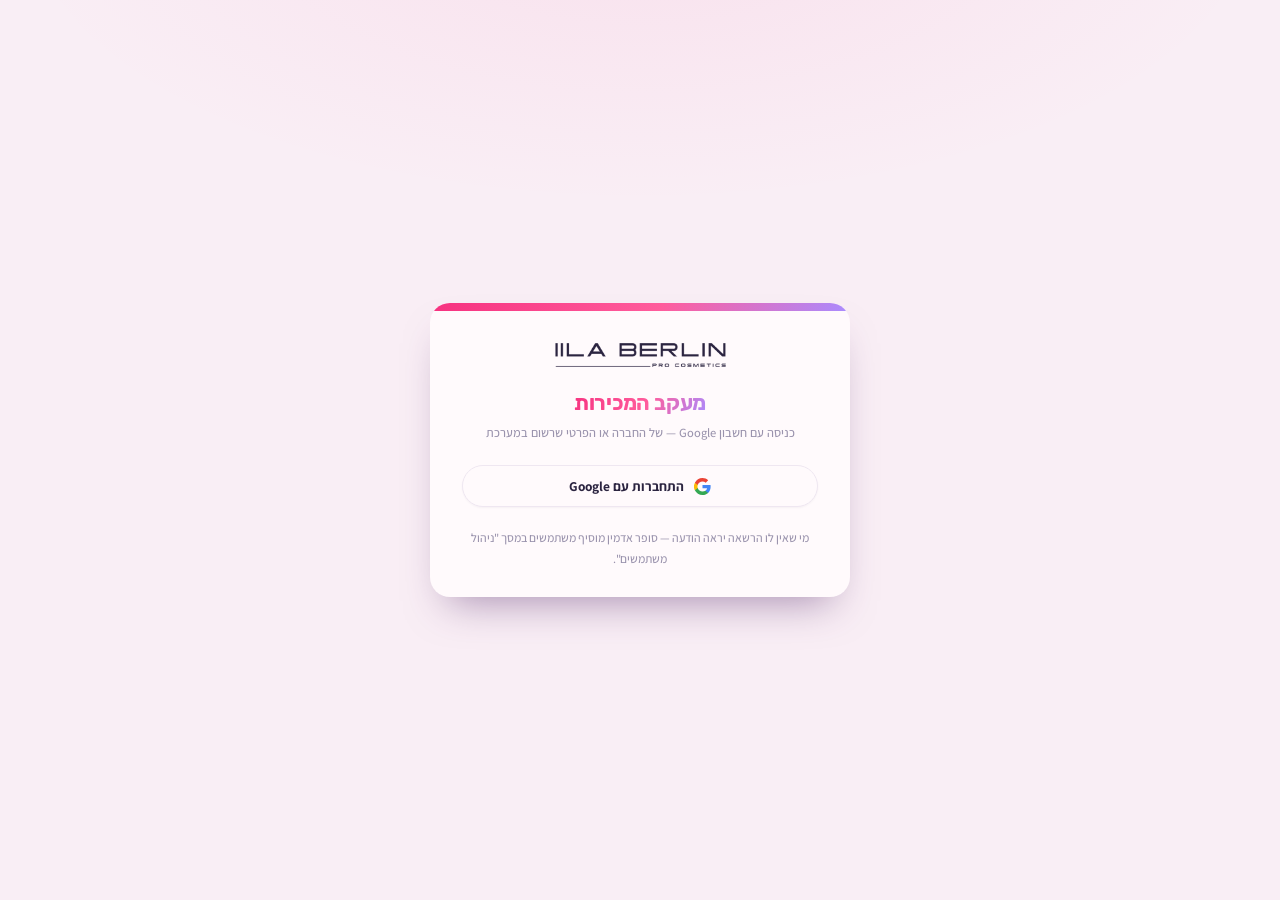
<file: phone-reps.html>
<!doctype html>
<html lang="he" dir="rtl">
<head>
<meta charset="utf-8" />
<meta name="build" content="20260922204036" />
<script>try{document.documentElement.dataset.theme=localStorage.getItem("dash.theme")==="dark"?"dark":"light"}catch(e){}</script>
<meta name="viewport" content="width=device-width, initial-scale=1" />
<meta name="robots" content="noindex, nofollow" />
<link rel="icon" href="favicon.png" type="image/png" />
<title>מתאמות פגישות · מעקב המכירות</title>
<link rel="preconnect" href="https://fonts.googleapis.com" />
<link rel="preconnect" href="https://fonts.gstatic.com" crossorigin />
<link rel="stylesheet" href="https://fonts.googleapis.com/css2?family=Assistant:wght@400;600;700;800&family=Heebo:wght@400;500;600;700;800&family=Rubik:wght@400;500;600;700&display=swap" />
<link rel="stylesheet" href="assets/vendor/open-props.min.css?v=1.7.16" />
<link rel="stylesheet" href="assets/design-system.css?v=20260922b" />
</head>
<body class="has-side">
<header>
  <a class="brand" target="_blank" rel="noopener noreferrer" aria-label="אילה ברלין — Pro Cosmetics"></a>
  <h1>מתאמות פגישות</h1>
  <select id="month" title="חודש"></select>
  <span class="sub" id="asof"></span>
  <nav class="tabs" id="tabs">
    <button data-tab="tv"      aria-selected="true">סיכום לטלויזיה</button>
    <button data-tab="summary" aria-selected="false">סיכום למנהל</button>
    <button data-tab="daily"   aria-selected="false">יומי</button>
    <button data-tab="future"  aria-selected="false">עתידי ביומן</button>
    <button data-tab="annual"  aria-selected="false">השוואה שנתית</button>
    <button data-tab="setup"   aria-selected="false" data-write>הגדרות</button>
  </nav>
</header>

<div class="wrap">
  <div class="dept-tabs" id="teamTabs"></div>
  <div class="info todo hidden" id="leadsTodo" data-write>📌 <b>תזכורת:</b> גיליון הלידים (כמות לידים לכל מתאמת) עדיין לא מחובר — בינתיים הלידים מוזנים ידנית ב"הגדרות". מקום החיבור: הגדרות › גיליון לידים.</div>

  <!-- ================= סיכום לטלויזיה ================= -->
  <section id="tab-tv">
    <div class="tiles" id="tvTiles"></div>
    <div class="cols two">
      <div class="card pastel-pink">
        <h2>מיצוי לידים <span class="note">כמה מהלידים הפכו לפגישה ולעסקה</span></h2>
        <div class="row" style="justify-content:space-around;padding:6px 0 10px">
          <div class="big-pct" id="ringMeet"></div>
          <div class="big-pct" id="ringDeal"></div>
        </div>
      </div>
      <div class="card pastel-lemon">
        <h2>המקומות הראשונים <span class="note">לפי הגעות של ייעוצים</span></h2>
        <div id="podium"></div>
      </div>
    </div>
    <div class="card">
      <h2>סיכום לטלויזיה <span class="note">לחיצה על שם פותחת פירוט יומי, ומשם את השמות</span></h2>
      <div class="scroll"><table id="tv2" class="rank-first"><thead></thead><tbody></tbody></table></div>
    </div>
    <div class="card">
      <h2>הגעות לפי מתאמת <span class="note">קצב מול יעד</span></h2>
      <div class="chartwrap" id="tvChart"></div>
    </div>
    <details class="card fold" id="myFold">
      <summary><span id="myTitle">הלקוחות שלי — שמות ותאריכים</span><span class="note" id="myNote">לחיצה לפתיחה</span></summary>
      <div class="filterbar">
        <label class="search-field" title="חיפוש"><svg class="ico" viewBox="0 0 16 16" fill="none" aria-hidden="true"><circle cx="6.75" cy="6.75" r="4.25" stroke="currentColor" stroke-width="1.6"/><path d="M10.2 10.2L14 14" stroke="currentColor" stroke-width="1.6" stroke-linecap="round"/></svg>
          <input type="search" id="mySearch" placeholder="שם לקוחה, תאריך, שירות…" autocomplete="off" /></label>
        <select id="myFilter" title="סינון"><option value="all">הכל</option><option value="gap">רק חוסרים — לא הגיעה או לא נסגרה</option><option value="noarr">לא נספרה כהגעה</option><option value="noclose">הגיעה אך לא נסגרה</option><option value="future">עתידי</option></select>
        <span class="count" id="myCount"></span>
      </div>
      <div class="err hidden" id="myErr"></div>
      <div id="myGroups"></div>
    </details>
    <div class="foot" id="tvFoot"></div>
  </section>

  <!-- ================= סיכום למנהל ================= -->
  <section id="tab-summary" class="hidden">
    <div class="card">
      <h2>מדדים חודשיים <span class="note">מדד בשורה, מתאמת בעמודה</span></h2>
      <div class="scroll"><table id="sumGrid"><thead></thead><tbody></tbody></table></div>
    </div>
    <div class="card pastel-pink">
      <h2>מיצוי לידים לפי מתאמת <span class="note">הנתון החשוב ביותר</span></h2>
      <div class="row" id="rings" style="justify-content:space-around;flex-wrap:wrap;padding:8px 0"></div>
    </div>
    <div class="card">
      <h2>תרומה של כל מתאמת להישג הכללי</h2>
      <div class="scroll"><table id="shareGrid"><thead></thead><tbody></tbody></table></div>
    </div>
  </section>

  <!-- ================= יומי ================= -->
  <section id="tab-daily" class="hidden">
    <div class="card">
      <h2>הגעות לפי יום <span class="note">נקודות מחוברות, מתאמת לכל קו</span></h2>
      <div class="chartwrap" id="dailyChart"></div>
    </div>
    <div class="card">
      <h2>קביעות · הגעות · סגירות לפי יום</h2>
      <div class="scroll"><table id="dailyGrid"><thead></thead><tbody></tbody></table></div>
    </div>
  </section>

  <!-- ================= עתידי ================= -->
  <section id="tab-future" class="hidden">
    <div class="tiles" id="futTiles"></div>
    <div class="card">
      <h2>עתידי ביומן <span class="note">פגישות ייעוץ שטרם התקיימו, לפי יום</span></h2>
      <div class="chartwrap" id="futChart"></div>
      <div class="scroll"><table id="futGrid"><thead></thead><tbody></tbody></table></div>
    </div>
  </section>

  <!-- ================= השוואה שנתית ================= -->
  <section id="tab-annual" class="hidden">
    <div class="tiles" id="annTiles"></div>
    <div class="card">
      <h2>מדדים לפי חודש <span class="note">ערכי raw (בלי הוספות ידניות)</span></h2>
      <div class="scroll"><table id="annGrid"><thead></thead><tbody></tbody></table></div>
    </div>
    <div class="card">
      <h2>מגמה חודשית <label class="sub" style="margin-inline-start:auto; display:flex; align-items:center; gap:8px;">מדד <select id="annMetric"></select><select id="annKind"><option value="bars">עמודות</option><option value="lines">נקודות מחוברות</option></select></label></h2>
      <div class="chartwrap" id="annChart"></div>
    </div>
    <!-- טבלת השוואה בין מתאמות — לא מוצגת למתאמת בודדת -->
    <div class="card" data-level="super_admin,manager">
      <h2>לפי מתאמת ולפי חודש <label class="sub" style="margin-inline-start:auto; display:flex; align-items:center; gap:8px;">מדד <select id="mxMetric"></select></label></h2>
      <div class="scroll"><table id="annMatrix"><thead></thead><tbody></tbody></table></div>
    </div>
    <div class="foot" id="annFoot"></div>
  </section>

  <!-- ================= הגדרות ================= -->
  <section id="tab-setup" class="hidden">
    <div class="card pastel-lavender">
      <h2>יעדים, לידים והוספות ידניות <span class="note">סופר אדמין · שינוי נשמר מיד</span></h2>
      <div class="info">היעד וכמות הלידים לכל מתאמת. ההוספות הידניות (פגישות/הגעות/סגירות) מתווספות למספרים מרפיד ומופיעות בטבלאות בנפרד מה-raw. השיוך לצוות קובע מי רואה את מי.</div>
      <div class="scroll"><table id="editGrid"><thead></thead><tbody></tbody></table></div>
      <div class="compose"><button class="btn ghost sm" id="syncReps" type="button">🔄 זיהוי מתאמות חדשות מהיומן</button><span class="sub">מתאמת עם 3 קביעות ייעוץ ומעלה החודש נכנסת לטבלה אוטומטית</span></div>
    </div>
    <div class="card">
      <h2>גיליון לידים <span class="note">חיבור עתידי</span></h2>
      <div class="info todo">כאן יתחבר הגיליון שבו כמויות הלידים לכל מתאמת. עד אז — הלידים מוזנים ידנית למעלה. אפשר לשמור כבר עכשיו את כתובת הגיליון:</div>
      <div class="compose"><input type="text" id="leadsUrl" placeholder="https://docs.google.com/spreadsheets/…" style="flex:1 1 320px" /><button class="btn sm" id="saveLeadsUrl" type="button">שמירה</button></div>
    </div>
  </section>
</div>

<script src="js/auth-config.js?v=20260918y"></script>
<script src="js/auth.js?v=20260921m"></script>
<script src="js/nav.js?v=20260922a"></script>
<script src="js/explain.js?v=20260918y"></script>
<script src="js/ui.js?v=20260921u"></script>
<script src="js/comp-banner.js?v=20260921q"></script>
<script>
const rest = UI.rest, esc = UI.esc, int = UI.int, one = UI.one, pct = UI.pct, q = UI.q, money = UI.money;
let FIFTY_TARGET = null;   // יעד צוותי לקביעות 50 ₪ (ניתן לעריכה)
let MONTH = null, MONTHS = [], ROWS = [], TOT = null, TEAMS = [], TEAM = null, FUT = [], AWARDS = [], ANN_CACHE = null, MY_ROWS = [];
const tabs = UI.tabs('#tabs', t => { if(t==='annual') renderAnnual(); if(t==='daily') renderDaily(); if(t==='future') renderFuture(); if(t==='summary') renderSummary(); if(t==='setup') renderSetup(); });
const active = () => ROWS.filter(r => r.block===2 && !r.is_total_row && (TEAM==='all' || r.team===TEAM) && (Number(r.bookings_raw)>0 || Number(r.future_count)>0 || Number(r.fifty_count)>0 || r.rep===UI.label()));
const sumOf = (rows,k) => rows.reduce((s,r)=>s+Number(r[k]||0),0);
const SORT = { key: null, dir: null };   // מיון לפי לחיצה על כותרת
let PREV_ROWS = [];                      // שורות החודש הקודם, ל"חודש שעבר" באריחים
const prevTeam = () => PREV_ROWS.filter(r => TEAM==='all' || r.team===TEAM);

async function init(){
  const months = await rest('phone_months?select=period_month&order=period_month.desc');
  MONTHS = months.map(m=>m.period_month);
  const sel = document.getElementById('month'); UI.fillMonths(sel, MONTHS, MONTHS[0]);
  sel.onchange = ()=>{ MONTH = sel.value; load(); };
  MONTH = MONTHS[0];
  if(!MONTH){ document.getElementById('tvTiles').innerHTML='<div class="err">אין נתונים.</div>'; return; }
  TEAMS = await rest('phone_teams?order=sort');
  try{ await UI.rpc('phone_sync_reps', { p_month: MONTH }); }catch(_){}
  await load();
}
async function load(){
  const [rows, tot, fut, aw, fiftyTgt, prevRows] = await Promise.all([
    rest(`phone_monthly?period_month=eq.${MONTH}&order=block,row_order`),
    rest(`phone_totals?period_month=eq.${MONTH}`).catch(()=>[]),
    rest(`phone_future?period_month=eq.${MONTH}&select=future_date,rep,future_count,team`),
    rest(`competition_awards?period_month=eq.${MONTH}`).catch(()=>[]),
    rest(`phone_targets?period_month=eq.${MONTH}`).catch(()=>[]),
    // החודש הקודם — ל"חודש שעבר" באריחים
    rest(`phone_monthly?period_month=eq.${UI.prevMonth(MONTH)}&block=eq.2&select=rep,team,arrivals_raw,closings_raw,bookings_raw,fifty_count,leads`).catch(()=>[]),
  ]);
  ROWS = rows; TOT = tot.find(x=>x.block===2) || null; FUT = fut; AWARDS = aw; PREV_ROWS = prevRows||[];
  FIFTY_TARGET = (fiftyTgt && fiftyTgt[0]) ? Number(fiftyTgt[0].fifty_target) : null;
  document.getElementById('asof').textContent = `${one(rows[0]?.workdays_elapsed)} מתוך ${one(rows[0]?.workdays_in_month)} ימי עבודה · נכון ל-${new Date().toLocaleDateString('he-IL')}`;
  const teamsHere = new Map();
  rows.filter(r=>r.block===2 && !r.is_total_row).forEach(r=>{ const t=TEAMS.find(x=>x.team_key===r.team); teamsHere.set(r.team, {title: t?t.title:r.team, sort:t?t.sort:99, n:(teamsHere.get(r.team)?.n||0)+1}); });
  // צוות בלי מתאמות אינו מקבל לשונית — "תיאום פגישות סיכום" היה ריק וזהה ל"כל הצוותים".
  // צוות ריק שנבחר במפורש נשאר מוצג, כדי לא להיעלם באמצע עבודה.
  TEAMS.forEach(t=>{ if(!teamsHere.has(t.team_key) && t.team_key===TEAM) teamsHere.set(t.team_key,{title:t.title, sort:t.sort, n:0}); });
  const list = [...teamsHere.entries()].sort((a,b)=>a[1].sort-b[1].sort);
  if(!TEAM || (TEAM!=='all' && !teamsHere.has(TEAM))) TEAM = list.length>1 ? 'all' : (list[0]?.[0]||'phone');
  if(list.length<=1) TEAM = list[0]?.[0] || 'phone';
  document.getElementById('teamTabs').innerHTML = (list.length>1 ? `<button data-team="all" aria-selected="${TEAM==='all'}">כל הצוותים<small>${rows.filter(r=>r.block===2&&!r.is_total_row).length} מתאמות</small></button>` : '') +
    list.map(([k,t])=>`<button data-team="${esc(k)}" aria-selected="${TEAM===k}">${esc(t.title)}<small>${t.n} מתאמות</small></button>`).join('');
  document.querySelectorAll('#teamTabs button').forEach(b=>b.onclick=()=>{ TEAM=b.dataset.team; document.querySelectorAll('#teamTabs button').forEach(x=>x.setAttribute('aria-selected',String(x===b))); renderAll(); });
  const leadsUrl = (UI.access().settings||{}).phone_leads_sheet_url;
  const todo = document.getElementById('leadsTodo'); if(todo) todo.classList.toggle('hidden', !!leadsUrl || !UI.canWrite());
  renderAll();
}
function renderAll(){
  renderTV(); const t = tabs.current();
  if(t==='summary') renderSummary(); if(t==='daily') renderDaily(); if(t==='future') renderFuture(); if(t==='annual') renderAnnual(); if(t==='setup') renderSetup();
  renderMine();
}

// --------------------------------------------------------------------------- סיכום לטלויזיה
const TV_COLS = [
  ['rank','#','rank','rank'], ['rep','מתאמת','name',null], ['fifty_count','קביעת 50 ₪','bar50','fifty_rep'],
  ['bookings_raw','קביעות','barb','bookings'], ['arrivals_raw','הגעות של ייעוצים','bar','arrivals'], ['closings_raw','נסגרו 🥇','barc','phone_closings'], ['close_pct_raw','אחוז סגירה','pcth','close_pct_raw'],
  ['appointments_target','יעד הגעות','tgt',null], ['target_attainment','עמידה ביעד','meter','target_attainment'], ['arrivals_monthly_pace','קצב הגעות (צפי)','pace','pace_phone'],
  ['daily_arrivals_needed','הגעות ליום כדי להגיע ליעד','one','daily_needed'], ['future_count','עתידי ביומן','int','future'],
  ['leads','לידים','int','leads'], ['leads_to_meeting_pct','מיצוי לידים לפגישה','pctb','leads_to_meeting'], ['leads_to_deal_pct','מיצוי לידים לעסקה','pctb','leads_to_deal'], ['comp','בונוס תחרויות','comp','competition'],
];
function renderTV(){
  const natural = active().slice().sort((a,b)=>Number(b.arrivals_raw)-Number(a.arrivals_raw));
  const rankByArrivals = new Map(natural.map((r,i)=>[r.rep, i+1]));
  // שני דירוגים, כמו ביועצות: 🏆 גביע להגעות (העמודה הראשונה) · 🥇 מדליה לסגירות
  const byClose = active().filter(r=>Number(r.closings_raw)>0).slice().sort((a,b)=>Number(b.closings_raw)-Number(a.closings_raw));
  const medalOf = new Map(byClose.map((r,i)=>[r.rep, i+1]));
  const rows = UI.applySort(natural, SORT);
  const me = UI.label();
  const S = k => sumOf(rows,k);
  const tgt = S('appointments_target'), arr = S('arrivals_raw'), pace = S('arrivals_monthly_pace'), ratio = tgt ? pace/tgt : null, leads = S('leads');
  const pRows = prevTeam(), pS = kk => pRows.length ? sumOf(pRows, kk) : null;
  // פרסי התחרות — תצוגה בלבד, לא נכנסים לקצב, ליעד או לאחוזים
  const comp = r => sumAwards(AWARDS.filter(a=>a.staff_label===r.rep), 'money');
  const compArr = r => sumAwards(AWARDS.filter(a=>a.staff_label===r.rep), 'arrivals');
  const arrExtra = sumAwards(AWARDS.filter(a=>rows.some(x=>x.rep===a.staff_label)), 'arrivals');
  const tiles = document.getElementById('tvTiles');
  tiles.innerHTML = [
    `<div class="tile hero"><div class="k">הגעות של ייעוצים ${q('arrivals')}</div><div class="v" data-count="${arr}" data-fmt="int">${int(arr)}</div><div class="m">מתוך ${int(S('bookings_raw'))} קביעות · ${pct(tgt?arr/tgt:null,0)} מהיעד</div>${arrExtra?`<div class="m">${UI.plusComp(arr, arrExtra, int)} <span class="dash">עם תוספת התחרות</span></div>`:''}${UI.prevLine(arr, pS('arrivals_raw'), int)}</div>`,
    `<div class="tile"><div class="k">נסגרו ${q('phone_closings')}</div><div class="v" data-count="${S('closings_raw')}" data-fmt="int">${int(S('closings_raw'))}</div><div class="m">אחוז סגירה ${pct(arr?S('closings_raw')/arr:null)}</div>${UI.prevLine(S('closings_raw'), pS('closings_raw'), int)}</div>`,
    `<div class="tile ${UI.paceCls(ratio)}"><div class="k">קצב הגעות — צפי ${q('pace_phone')}</div><div class="v" data-count="${pace}" data-fmt="one">${one(pace)}</div><div class="m">${tgt?UI.statusPill(ratio, `${pct(ratio,0)} מיעד ${int(tgt)}`):'אין יעד'} ${q('pace_color')}</div></div>`,
    (()=>{ const n = S('fifty_count'), r = FIFTY_TARGET ? n/FIFTY_TARGET : null;
      // קצב האשראים: לפי מה שנגבה עד היום, כמה יהיו בסוף החודש
      const we = Number(rows[0]?.workdays_elapsed)||0, wm = Number(rows[0]?.workdays_in_month)||0;
      const fPace = we ? n/we*wm : n, pr = FIFTY_TARGET ? fPace/FIFTY_TARGET : null;
      return `<div class="tile ${UI.paceCls(r)}"><div class="k">אשראי 50 ₪ שנגבו ${q('fifty_rep')}</div>` +
        `<div class="v" data-count="${n}" data-fmt="int">${int(n)}</div>` +
        `<div class="m">${money(n*50)} · <span id="fiftyTgt"></span>${r!=null?` ${UI.statusPill(r, `${pct(r,0)} מהיעד`)}`:''}</div>` +
        `${UI.prevLine(n, pS('fifty_count'), int)}</div>` +
        `<div class="tile ${UI.paceCls(pr)}"><div class="k">קצב אשראים — צפי לסוף החודש ${q('pace_phone')}</div>` +
        `<div class="v" data-count="${fPace}" data-fmt="one">${one(fPace)}</div>` +
        `<div class="m">${money(Math.round(fPace)*50)}${FIFTY_TARGET?` · ${UI.statusPill(pr, `${pct(pr,0)} מיעד ${int(FIFTY_TARGET)}`)}`:' · לא הוגדר יעד'}</div>` +
        `<div class="prevline"><span class="lbl">נגבו עד כה</span><b>${int(n)}</b> · ${UI.one(we)} מתוך ${UI.one(wm)} ימי עבודה</div></div>`; })(),
    `<div class="tile"><div class="k">עתידי ביומן ${q('future')}</div><div class="v small" data-count="${S('future_count')}" data-fmt="int">${int(S('future_count'))}</div><div class="m">נותרו ${one(rows[0]?.workdays_remaining)} ימי עבודה</div></div>`,
    `<div class="tile"><div class="k">מיצוי לידים לעסקה ${q('leads_to_deal')}</div><div class="v small">${pct(leads?S('closings_raw')/leads:null)}</div><div class="m">${int(leads)} לידים · לפגישה ${pct(leads?arr/leads:null)}</div>${UI.prevLine(leads, pS('leads'), int, 'לידים חודש שעבר')}</div>`,
  ].join('');
  // היעד הצוותי — נערך בעיפרון ע"י סופר אדמין או מנהל/ת
  const ft = document.getElementById('fiftyTgt');
  if(ft) ft.appendChild(UI.inlineNumber({ value: FIFTY_TARGET, fmt: v=>v==null?'ללא יעד':`יעד ${int(v)}`, step: 10,
    title:'יעד קביעות 50 ₪ לחודש', allow: UI.canEditTargets(),
    onSave: async v => { await UI.rpc('set_target', {p_kind:'phone_fifty_target', p_month: MONTH, p_amount: v}); await load(); } }));
  UI.countUp(tiles);
  if(ratio!=null && ratio>=1) UI.celebrateOnce('phone-'+MONTH+'-'+TEAM);
  ring('ringMeet', leads?arr/leads:null, 'מיצוי לידים לפגישה', `${int(arr)} הגעות מתוך ${int(leads)} לידים`, 'var(--c2)');
  ring('ringDeal', leads?S('closings_raw')/leads:null, 'מיצוי לידים לעסקה', `${int(S('closings_raw'))} עסקאות מתוך ${int(leads)} לידים`, 'var(--c1)');
  document.getElementById('podium').innerHTML = rows.length>=2 ? UI.podium(rows.slice(0,3).map(r=>{ const e = sumAwards(AWARDS.filter(a=>a.staff_label===r.rep), 'arrivals');
      return {name:r.rep, value:Number(r.arrivals_raw), sub:`${e?`${int(r.arrivals_raw)} ＋ ${int(e)} = ${int(Number(r.arrivals_raw)+e)} · `:''}${int(r.closings_raw)} נסגרו · ${pct(r.target_attainment,0)} מהיעד`}; }), {fmt:int}) : '<div class="empty">אין מספיק נתונים</div>';

  const maxArr = Math.max(...rows.map(r=>Number(r.arrivals_raw)||0), 1);
  const maxBook = Math.max(...rows.map(r=>Number(r.bookings_raw)||0), 1);
  const maxClose = Math.max(...rows.map(r=>Number(r.closings_raw)||0), 1);
  const maxFifty = Math.max(...rows.map(r=>Number(r.fifty_count)||0), 1);
  const tvhead = document.querySelector('#tv2 thead');
  tvhead.innerHTML = `<tr>${TV_COLS.map(c=>{
    const sortable = c[2] !== 'rank' && c[2] !== 'comp';
    const cls = [c[2]==='pctb'?'hl':'', sortable?'sortable':''].filter(Boolean).join(' ');
    return `<th${cls?` class="${cls}"`:''}${sortable?` data-key="${esc(c[0])}"${SORT.key===c[0]?` data-dir="${SORT.dir}"`:''} title="מיון לפי ${esc(c[1])}"`:''}>${c[1]} ${c[3]?q(c[3]):''}</th>`;
  }).join('')}</tr>`;
  UI.sortOn(tvhead, SORT, renderTV);
  const cell = (r,c,i,isTot) => { const v = r[c[0]]; switch(c[2]){
    case 'rank': return isTot?'<td></td>':`<td>${UI.rank(rankByArrivals.get(r.rep) || (i+1), {what:'הגעות', me:r.rep===me})}</td>`;
    case 'name': return isTot?'<td>סה״כ</td>':`<td><a href="#" class="rep" data-rep="${esc(r.rep)}">${esc(r.rep)}</a>${r.rep===me?' <span class="chip lemon">אני</span>':''}${TEAM==='all'?` <span class="chip">${esc((TEAMS.find(t=>t.team_key===r.team)||{}).title||r.team)}</span>`:''}</td>`;
    case 'bar': { const extra = isTot ? arrExtra : compArr(r);
      return `<td class="num">${UI.databar(v, maxArr, 'accent', UI.plusComp(v, extra, int))}</td>`; }
    case 'barb': return `<td class="num">${UI.databar(v, maxBook, 'c5', int(v))}</td>`;
    case 'bar50': return `<td class="num">${UI.databar(v, maxFifty, 'c3', int(v))}</td>`;
    case 'barc': return `<td class="num">${UI.databar(v, maxClose, 'c4', int(v))}` +
      `${!isTot && medalOf.get(r.rep)<=3 ? ' ' + UI.rank(medalOf.get(r.rep), {kind:'medal', noNum:true, what:'סגירות', me:r.rep===me}) : ''}</td>`;
    case 'pcth': return `<td class="num hl"><b>${pct(v)}</b>${UI.star(Number(v) >= 0.6, 'מעל 60% סגירה')}</td>`;
    case 'tgt': return isTot?`<td class="num">${int(v)}</td>`:`<td class="num tgtcell"></td>`;
    case 'meter': return `<td>${v==null?'<span class="dash">—</span>':UI.meter(Number(v))}</td>`;
    case 'pace': { const rr = Number(r.appointments_target) ? Number(v)/Number(r.appointments_target) : null; return `<td class="num ${UI.paceCls(rr)}">${one(v)}</td>`; }
    case 'pctb': return `<td class="num hl"><b>${pct(v)}</b></td>`;
    case 'comp': { const c2 = isTot ? sumAwards(AWARDS.filter(a=>rows.some(x=>x.rep===a.staff_label)), 'money') : comp(r); return `<td class="num">${UI.bonusHtml(c2)}</td>`; }
    case 'one': return `<td class="num">${v==null?'<span class="pos">✓ ביעד</span>':one(v)}</td>`;
    case 'pct': return `<td class="num">${pct(v)}</td>`;
    default: return `<td class="num">${int(v)}</td>`; } };
  const totRow = { rep:'סה״כ', fifty_count:S('fifty_count'), bookings_raw:S('bookings_raw'), arrivals_raw:arr, closings_raw:S('closings_raw'), close_pct_raw: arr?S('closings_raw')/arr:null,
    appointments_target:tgt, target_attainment: tgt?arr/tgt:null, arrivals_monthly_pace:pace, daily_arrivals_needed: null, future_count:S('future_count'), leads, leads_to_meeting_pct: leads?arr/leads:null, leads_to_deal_pct: leads?S('closings_raw')/leads:null };
  document.querySelector('#tv2 tbody').innerHTML = rows.map((r,i)=>`<tr class="${r.rep===me?'me':''}" data-rep="${esc(r.rep)}">${TV_COLS.map(c=>cell(r,c,i,false)).join('')}</tr>`).join('') + `<tr class="total">${TV_COLS.map(c=>cell(totRow,c,0,true)).join('')}</tr>`;
  rows.forEach(r=>{ const tr=document.querySelector(`#tv2 tr[data-rep="${CSS.escape(r.rep)}"]`); if(!tr) return; tr.querySelector('.tgtcell').appendChild(UI.inlineNumber({ allow: UI.canEditTargets(), value:r.appointments_target, fmt:v=>v==null?'—':int(v), step:5, title:'עריכת יעד ההגעות (סופר אדמין)', onSave: async v=>{ await UI.rpc('set_target',{p_kind:'phone_rep_target', p_key:String(r.config_id), p_amount:v}); await load(); } })); });
  document.querySelectorAll('#tv2 a.rep').forEach(a=>a.onclick=e=>{ e.preventDefault(); openRep(a.dataset.rep); });
  UI.chart.pairs('#tvChart', { items: rows.map(r=>({label:r.rep, a:Number(r.arrivals_monthly_pace||0), b:Number(r.appointments_target||0), sub:`הגעות עד כה ${int(r.arrivals_raw)}`})), names:['קצב הגעות (צפי)','יעד'], fmt: one, height: 240 });
  document.getElementById('tvFoot').innerHTML = `ימי עבודה: ${one(rows[0]?.workdays_elapsed)} שעברו · ${one(rows[0]?.workdays_in_month)} בחודש (א׳–ה׳ בלי ערבי חג) ${q('pace_phone')} · מוצגות רק מתאמות עם פעילות החודש.`;
}
function ring(id, ratio, label, sub, color){
  const p = ratio==null ? 0 : Math.min(100, ratio*100);
  const el = document.getElementById(id);
  el.innerHTML = `<div class="ring" style="--p:0;--ring-c:${color}"><b>${ratio==null?'—':pct(ratio,0)}</b></div><div class="lbl">${label} ${q(id==='ringMeet'?'leads_to_meeting':'leads_to_deal')}</div><div class="sb">${sub}</div>`;
  requestAnimationFrame(()=>{ const r = el.querySelector('.ring'); let cur=0; const t0=performance.now(); const step=n=>{ const f=Math.min(1,(n-t0)/1000); cur=p*(1-Math.pow(1-f,3)); r.style.setProperty('--p', cur.toFixed(1)); if(f<1) requestAnimationFrame(step); }; if(UI.reduced()) r.style.setProperty('--p',p); else requestAnimationFrame(step); });
}

// פתיחת מתאמת: פירוט יומי → שמות עם V/X
async function openRep(rep){
  UI.modal({ title:`${esc(rep)} — הגעות וסגירות לפי יום · ${UI.heb(MONTH)}`, wide:true, body:'<div class="load">טוען…</div>' });
  try{
    const rows = await rest(`phone_my_clients?period_month=eq.${MONTH}&rep=eq.${encodeURIComponent(rep)}&order=appt_date.desc`);
    const draw = qs => { const qq=(qs||'').toLowerCase(); const rs = rows.filter(r=>!qq || (r.client_name||'').toLowerCase().includes(qq));
      return UI.dayGroups(rs, 'appt_date', (dr)=>`<div class="scroll"><table><thead><tr><th>לקוחה</th><th>שירות</th><th>סטטוס</th><th>הגעה</th><th>סגירת עסקה</th><th>סכום העסקה</th></tr></thead><tbody>${dr.map(r=>`<tr><td>${esc(r.client_name)}</td><td>${esc(r.service||'')}</td><td>${esc(r.appointment_status||'')}</td><td>${r.is_future?'<span class="dash">עתידי</span>':(Number(r.arrived)?'<span class="pos">V</span>':'<span class="neg">X</span>')}</td><td>${r.is_future?'<span class="dash">—</span>':(Number(r.closed)?'<span class="pos">V</span>':'<span class="neg">X</span>')}</td><td class="num">${r.deal_amount?money(r.deal_amount):'<span class="dash">—</span>'}</td></tr>`).join('')}</tbody></table></div>`,
        { open:'first', summary:(d,dr)=>`${dr.length} קביעות · ${dr.filter(r=>Number(r.arrived)).length} הגעות · ${dr.filter(r=>Number(r.closed)).length} סגירות · ${money(dr.reduce((s,r)=>s+Number(r.deal_amount||0),0))}` }); };
    UI.modalBody().innerHTML = `<div class="filterbar"><label class="search-field"><svg class="ico" viewBox="0 0 16 16" fill="none"><circle cx="6.75" cy="6.75" r="4.25" stroke="currentColor" stroke-width="1.6"/><path d="M10.2 10.2L14 14" stroke="currentColor" stroke-width="1.6" stroke-linecap="round"/></svg><input type="search" id="rSearch" placeholder="חיפוש לקוחה…" /></label><span class="count">${rows.length} קביעות · ${rows.filter(r=>Number(r.arrived)).length} הגעות · ${rows.filter(r=>Number(r.closed)).length} סגירות</span></div><div id="rBody">${draw('')}</div>`;
    UI.modalBody().querySelector('#rSearch').addEventListener('input', UI.debounce(e=>{ UI.modalBody().querySelector('#rBody').innerHTML = draw(e.target.value); },150));
  }catch(e){ UI.modalBody().innerHTML = `<div class="err">${esc(e.message)}</div>`; }
}

// --------------------------------------------------------------------------- סיכום למנהל
const SUM_ROWS = [['fifty_count','קביעת 50 שקל','int','fifty_rep'],['arrivals_raw','הגעות של ייעוצים','int','arrivals'],['closings_raw','כמה עסקאות נסגרו','int','phone_closings'],['leads','לידים','int','leads'],['close_pct','אחוז סגירה של יועצות','pct','close_pct_raw'],['leads_to_meeting_pct','מיצוי לידים לפגישה','pct','leads_to_meeting'],['leads_to_deal_pct','מיצוי לידים לעסקה','pct','leads_to_deal']];
function renderSummary(){
  const rows = active();
  const S = k => sumOf(rows,k); const arr=S('arrivals_raw'), cls=S('closings_raw'), leads=S('leads');
  const tot = { fifty_count:S('fifty_count'), arrivals_raw:arr, closings_raw:cls, leads, close_pct: S('arrivals')?S('closings')/S('arrivals'):null, leads_to_meeting_pct: leads?arr/leads:null, leads_to_deal_pct: leads?cls/leads:null };
  const el = document.getElementById('sumGrid');
  el.querySelector('thead').innerHTML = `<tr><th>ערכים</th>${rows.map(r=>`<th>${esc(r.rep)}</th>`).join('')}<th>סה״כ</th></tr>`;
  // ההגעות מוצגות כ"בפועל ＋ תוספת תחרות = סה״כ"; הפרס לא נכנס לקצב או ליעד
  const sumArrExtra = sumAwards(AWARDS.filter(a=>rows.some(x=>x.rep===a.staff_label)), 'arrivals');
  const sumCell = (k, kind, val, rep) => k !== 'arrivals_raw' ? UI.fmt(val, kind)
    : UI.plusComp(val, rep === null ? sumArrExtra : sumAwards(AWARDS.filter(a=>a.staff_label===rep), 'arrivals'), int);
  el.querySelector('tbody').innerHTML = SUM_ROWS.map(([k,l,kind,qk])=>`<tr class="${k.startsWith('leads_to')?'rowband':''}"><td>${l} ${q(qk)}</td>${rows.map(r=>`<td class="num">${sumCell(k,kind,r[k],r.rep)}</td>`).join('')}<td class="num">${sumCell(k,kind,tot[k],null)}</td></tr>`).join('');
  document.getElementById('rings').innerHTML = rows.map(r=>`<div class="big-pct" style="padding:8px"><div class="ring" style="--p:${Math.min(100,(Number(r.leads_to_meeting_pct)||0)*100).toFixed(1)};--ring-c:var(--c2);width:110px;height:110px"><b style="font-size:20px">${pct(r.leads_to_meeting_pct,0)}</b></div><div class="lbl">${esc(r.rep)}</div><div class="sb">לעסקה ${pct(r.leads_to_deal_pct,0)} · ${int(r.leads)} לידים</div></div>`).join('') || '<div class="empty">אין נתונים</div>';
  const share = document.getElementById('shareGrid'); const SH=[['bookings_raw','קביעות'],['arrivals_raw','הגעות של ייעוצים'],['closings_raw','עסקאות שנסגרו'],['fifty_count','קביעת 50 ₪']];
  share.querySelector('thead').innerHTML = `<tr><th>ערכים</th>${rows.map(r=>`<th>${esc(r.rep)}</th>`).join('')}<th>סה״כ</th></tr>`;
  share.querySelector('tbody').innerHTML = SH.map(([k,l])=>{ const d=S(k)||0; return `<tr><td>${l}</td>${rows.map(r=>`<td class="num">${d?pct(Number(r[k])/d):'—'}</td>`).join('')}<td class="num">${d?pct(1):'—'}</td></tr>`; }).join('');
}

// --------------------------------------------------------------------------- יומי
async function renderDaily(){
  const d = await rest(`phone_daily?period_month=eq.${MONTH}&select=appt_date,rep,bookings,arrivals,closings,team`);
  const reps = active().map(r=>r.rep); const rows = d.filter(x=>reps.includes(x.rep));
  const days = [...new Set(rows.map(r=>r.appt_date))].sort(); const by = new Map(rows.map(r=>[r.rep+'|'+r.appt_date, r]));
  UI.chart.lines('#dailyChart', { labels: days.map(UI.dm), series: reps.map(rp=>({name:rp, values: days.map(dd=>{ const r=by.get(rp+'|'+dd); return r?Number(r.arrivals):0; })})), fmt: int, yfmt: int, title:'הגעות לפי יום' });
  const el = document.getElementById('dailyGrid'); const daysR=[...days];
  el.querySelector('thead').innerHTML = `<tr><th>תאריך</th><th>ערכים</th>${reps.map(r=>`<th>${esc(r)}</th>`).join('')}<th>סכום כולל</th></tr>`;
  const M=[['bookings','קביעות ביומן'],['arrivals','הגעות'],['closings','סגירות עסקה']];
  el.querySelector('tbody').innerHTML = daysR.map(day=>M.map(([k,l],i)=>{ let s=0; const tds=reps.map(rp=>{ const r=by.get(rp+'|'+day); const v=r?Number(r[k]):0; s+=v; return `<td class="num">${v||''}</td>`; }).join(''); return `<tr${i===0?' class="rowband"':''}>${i===0?`<td rowspan="3">${UI.dow(day)} ${UI.dm(day)}</td>`:''}<td>${l}</td>${tds}<td class="num">${s}</td></tr>`; }).join('')).join('') || '<tr><td class="dash">אין נתונים</td></tr>';
}

// --------------------------------------------------------------------------- עתידי ביומן
function renderFuture(){
  const reps = active().map(r=>r.rep); const fut = FUT.filter(f=>reps.includes(f.rep));
  const days = [...new Set(fut.map(f=>f.future_date))].sort(); const byKey = new Map(fut.map(f=>[f.rep+'|'+f.future_date, f.future_count]));
  const tot = fut.reduce((s,f)=>s+Number(f.future_count),0);
  document.getElementById('futTiles').innerHTML = [['עתידי ביומן', int(tot), 'פגישות ייעוץ שטרם התקיימו', 'future'], ['ימים עם פגישות', int(days.length), '', null], ['להיום', int(fut.filter(f=>f.future_date===UI.today()).reduce((s,f)=>s+Number(f.future_count),0)), 'פגישות מתוכננות להיום', null]].map(([k,v,m,qk])=>`<div class="tile"><div class="k">${k} ${qk?q(qk):''}</div><div class="v small">${v}</div><div class="m">${m}</div></div>`).join('');
  UI.chart.bars('#futChart', { items: days.map(dd=>({label:UI.dm(dd), value: fut.filter(f=>f.future_date===dd).reduce((s,f)=>s+Number(f.future_count),0), cls:'c5'})), fmt: int, yfmt: int, height: 200 });
  const fg = document.getElementById('futGrid');
  fg.querySelector('thead').innerHTML = `<tr><th>תאריך</th>${reps.map(r=>`<th>${esc(r)}</th>`).join('')}<th>סכום כולל</th></tr>`;
  fg.querySelector('tbody').innerHTML = days.map(dd=>{ let s=0; const tds=reps.map(rp=>{ const v=byKey.get(rp+'|'+dd)||0; s+=v; return `<td class="num">${v||''}</td>`; }).join(''); return `<tr><td>${UI.dow(dd)} ${UI.dm(dd)}</td>${tds}<td class="num">${s}</td></tr>`; }).join('') + (days.length?`<tr class="total"><td>סכום כולל</td>${reps.map(rp=>`<td class="num">${int(fut.filter(f=>f.rep===rp).reduce((s,f)=>s+Number(f.future_count),0))}</td>`).join('')}<td class="num">${int(tot)}</td></tr>`:'<tr><td class="dash">אין פגישות עתידיות</td></tr>');
}

// --------------------------------------------------------------------------- השוואה שנתית
const ANN_METRICS = [['bookings_raw','קביעות','int'],['arrivals_raw','הגעות','int'],['closings_raw','נסגרו','int'],['close_pct_raw','% סגירה','pct'],['target_attainment','עמידה ביעד','pct'],['fifty_count','קביעת 50 ₪','int'],['leads_to_meeting_pct','מיצוי לידים לפגישה','pct'],['leads_to_deal_pct','מיצוי לידים לעסקה','pct']];
function annFmt(v,kind){ return v==null?'—':kind==='pct'?pct(v):int(v); }
async function renderAnnual(){
  const body = document.querySelector('#annGrid tbody'); body.innerHTML='<tr><td class="load">טוען…</td></tr>';
  const sel = document.getElementById('annMetric'), mx = document.getElementById('mxMetric');
  if(!sel.options.length){ sel.innerHTML = ANN_METRICS.map(m=>`<option value="${m[0]}">${m[1]}</option>`).join(''); mx.innerHTML = sel.innerHTML; mx.value='arrivals_raw'; sel.onchange=drawAnnualChart; document.getElementById('annKind').onchange=drawAnnualChart; mx.onchange=drawAnnualMatrix; }
  if(!ANN_CACHE){ try{ ANN_CACHE = { reps: (await rest('phone_monthly?block=eq.2&order=period_month,row_order&limit=5000')).filter(r=>!r.is_total_row) }; }catch(e){ body.innerHTML=`<tr><td class="err">${esc(e.message)}</td></tr>`; return; } }
  // מתאמת רואה את הגרפים של עצמה בלבד; מנהלת רואה את הצוות.
  const meLbl = UI.isStaff() ? UI.label() : null;
  const reps = ANN_CACHE.reps.filter(r=>(TEAM==='all'||r.team===TEAM) && (!meLbl || r.rep===meLbl));
  const months = [...new Set(reps.map(r=>r.period_month))].sort();
  const totals = months.map(m=>{ const rs=reps.filter(r=>r.period_month===m); const S=k=>sumOf(rs,k); const arr=S('arrivals_raw'), cls=S('closings_raw'), tg=S('appointments_target'), ld=S('leads');
    return { period_month:m, bookings_raw:S('bookings_raw'), arrivals_raw:arr, closings_raw:cls, close_pct_raw: arr?cls/arr:null, target_attainment: tg?arr/tg:null, fifty_count:S('fifty_count'), leads_to_meeting_pct: ld?arr/ld:null, leads_to_deal_pct: ld?cls/ld:null, appointments_target:tg }; });
  ANN_CACHE.totals = totals;
  if(!totals.length){ body.innerHTML='<tr><td class="dash">אין נתונים</td></tr>'; return; }
  const S = k => totals.reduce((a,t)=>a+Number(t[k]||0),0); const best=[...totals].sort((a,b)=>b.arrivals_raw-a.arrivals_raw)[0];
  document.getElementById('annTiles').innerHTML = [['סה״כ קביעות',int(S('bookings_raw')),`${totals.length} חודשים`,'bookings'],['סה״כ הגעות',int(S('arrivals_raw')),'','arrivals'],['סה״כ נסגרו',int(S('closings_raw')),`% סגירה ${pct(S('arrivals_raw')?S('closings_raw')/S('arrivals_raw'):null)}`,'phone_closings'],['ממוצע הגעות לחודש',int(S('arrivals_raw')/totals.length),'',null],['עמידה ביעד (מצטבר)',pct(S('appointments_target')?S('arrivals_raw')/S('appointments_target'):null),`יעד מצטבר ${int(S('appointments_target'))}`,'target_attainment'],['החודש החזק',best?UI.shortMonth(best.period_month):'—',best?`${int(best.arrivals_raw)} הגעות`:'',null]].map(([k,v,m,qk])=>`<div class="tile"><div class="k">${k} ${qk?q(qk):''}</div><div class="v small">${v}</div>${m?`<div class="m">${m}</div>`:''}</div>`).join('');
  const cols=[...totals];
  document.querySelector('#annGrid thead').innerHTML = `<tr><th>מדד</th>${cols.map(t=>`<th class="${t.period_month===MONTH?'selmonth':''}">${UI.heb(t.period_month)}</th>`).join('')}</tr>`;
  body.innerHTML = ANN_METRICS.map(([k,l,kind])=>`<tr><td>${l}</td>${cols.map(t=>`<td class="num ${t.period_month===MONTH?'selmonth':''}">${annFmt(t[k],kind)}</td>`).join('')}</tr>`).join('');
  document.getElementById('annFoot').textContent = `${months.length} חודשים · ${UI.heb(months[0])} – ${UI.heb(months[months.length-1])} · ערכי raw להשוואה הוגנת בין חודשים` + (meLbl ? ' · הנתונים שלך בלבד' : '');
  drawAnnualChart(); drawAnnualMatrix();
}
function drawAnnualChart(){
  if(!ANN_CACHE||!ANN_CACHE.totals) return;
  const key=document.getElementById('annMetric').value, meta=ANN_METRICS.find(m=>m[0]===key), kind=document.getElementById('annKind').value;
  const pts = ANN_CACHE.totals.map(t=>({m:t.period_month, v:Number(t[key])})).filter(d=>isFinite(d.v));
  const fmt = v=>annFmt(v,meta[2]), yfmt = meta[2]==='pct'?v=>pct(v,0):int;
  if(kind==='lines') UI.chart.lines('#annChart',{labels:pts.map(p=>UI.shortMonth(p.m)), series:[{name:meta[1], values:pts.map(p=>p.v)}], fmt, yfmt, area:true, title:meta[1]});
  else UI.chart.bars('#annChart',{items:pts.map(p=>({label:UI.shortMonth(p.m), value:p.v, sel:p.m===MONTH, cls:'c2'})), fmt, yfmt, title:meta[1]});
}
function drawAnnualMatrix(){
  if(!ANN_CACHE) return;
  const key=document.getElementById('mxMetric').value, meta=ANN_METRICS.find(m=>m[0]===key);
  const meLbl2 = UI.isStaff() ? UI.label() : null;
  const reps = ANN_CACHE.reps.filter(r=>(TEAM==='all'||r.team===TEAM) && (!meLbl2 || r.rep===meLbl2));
  const cols=[...new Set(reps.map(r=>r.period_month))].sort();
  const names=[...new Set(reps.map(r=>r.rep))]; const byKey=new Map(reps.map(r=>[r.rep+'|'+r.period_month, r]));
  const vals=reps.map(r=>Number(r[key])).filter(v=>isFinite(v)); const max=Math.max(...vals,0), min=Math.min(...vals,0), span=(max-min)||1;
  document.querySelector('#annMatrix thead').innerHTML = `<tr><th>מתאמת</th>${cols.map(m=>`<th class="${m===MONTH?'selmonth':''}">${UI.heb(m)}</th>`).join('')}<th>סה״כ</th></tr>`;
  document.querySelector('#annMatrix tbody').innerHTML = names.map(n=>{ let sum=0,seen=0; const tds=cols.map(m=>{ const r=byKey.get(n+'|'+m); const v=r?Number(r[key]):null; if(v==null||!isFinite(v)) return '<td class="dash">—</td>'; sum+=v; seen++; const a=0.10+0.55*((v-min)/span); return `<td class="num ${m===MONTH?'selmonth':''}"><span class="cell" style="background:color-mix(in srgb, var(--accent) ${Math.round(a*100)}%, transparent)">${annFmt(v,meta[2])}</span></td>`; }).join('');
    const agg = meta[2]==='pct'?(seen?sum/seen:null):sum; return `<tr class="${n===UI.label()?'me':''}"><td>${esc(n)}</td>${tds}<td class="num" style="font-weight:800">${annFmt(agg,meta[2])}${meta[2]==='pct'?' <span class="dash">(ממוצע)</span>':''}</td></tr>`; }).join('') || '<tr><td class="dash">אין נתונים</td></tr>';
}

// --------------------------------------------------------------------------- הגדרות
async function renderSetup(){
  if(!UI.canWrite()) return;
  const rows = ROWS.filter(r=>r.block===2 && !r.is_total_row);
  const F=[['appointments_target','יעד הגעות','phone_rep_target'],['leads','לידים','phone_rep_leads'],['add_appointments','הוספה ידנית פגישות','phone_rep_add_appointments'],['add_arrivals','הוספה ידנית הגעות','phone_rep_add_arrivals'],['add_closings','הוספה ידנית סגירות','phone_rep_add_closings']];
  const el = document.getElementById('editGrid');
  el.querySelector('thead').innerHTML = `<tr><th>מתאמת</th><th>צוות</th>${F.map(f=>`<th>${f[1]}</th>`).join('')}<th>קביעות החודש</th></tr>`;
  el.querySelector('tbody').innerHTML = rows.map(r=>`<tr><td>${esc(r.rep)}</td><td><select data-rep="${esc(r.rep)}" class="teamsel">${TEAMS.map(t=>`<option value="${esc(t.team_key)}"${t.team_key===r.team?' selected':''}>${esc(t.title)}</option>`).join('')}</select></td>${F.map(([k,,kind])=>`<td><input type="number" step="any" class="edit" value="${r[k]??''}" data-id="${r.config_id}" data-kind="${kind}" /></td>`).join('')}<td class="num">${int(r.bookings_raw)}</td></tr>`).join('');
  el.querySelectorAll('input.edit').forEach(i=>i.onchange=async()=>{ try{ await UI.rpc('set_target',{p_kind:i.dataset.kind, p_key:i.dataset.id, p_amount:i.value===''?null:Number(i.value)}); i.classList.add('saved'); UI.toast('נשמר ✓','good'); ANN_CACHE=null; await load(); }catch(e){ UI.toast('שמירה נכשלה: '+e.message,'bad'); } });
  el.querySelectorAll('.teamsel').forEach(s=>s.onchange=async()=>{ try{ await UI.rpc('set_target',{p_kind:'phone_rep_team', p_key:s.dataset.rep, p_note:s.value}); UI.toast('הצוות עודכן ✓','good'); ANN_CACHE=null; await load(); }catch(e){ UI.toast('שמירה נכשלה: '+e.message,'bad'); } });
  document.getElementById('syncReps').onclick = async()=>{ try{ const n = await UI.rpc('phone_sync_reps',{p_month:MONTH}); UI.toast(n?`נוספו ${n} מתאמות`:'אין מתאמות חדשות','good'); await load(); }catch(e){ UI.toast(e.message,'bad'); } };
  document.getElementById('leadsUrl').value = (UI.access().settings||{}).phone_leads_sheet_url || '';
  document.getElementById('saveLeadsUrl').onclick = async()=>{ try{ await UI.rpc('set_target',{p_kind:'setting', p_key:'phone_leads_sheet_url', p_note:document.getElementById('leadsUrl').value||null}); UI.toast('נשמר ✓ (החיבור עצמו יבוצע בשלב הבא)','good'); await window.APP_AUTH.loadAccess(true); }catch(e){ UI.toast(e.message,'bad'); } };
}

// --------------------------------------------------------------------------- הלקוחות שלי
const MY_COLS = [['appt_date','תאריך'],['rep','מתאמת'],['client_name','שם לקוחה'],['service','שירות'],['appointment_status','סטטוס פגישה'],['arrived','הגעה'],['closed','סגירה'],['deal_amount','סכום העסקה']];
// פרס בתחרות: כסף (₪) או תוספת הגעות
const isArr = a => a.award_kind === 'arrivals';
const awardHtml = a => isArr(a)
  ? `<span class="chip mint">＋${int(a.amount)} הגעות</span>`
  : UI.bonusHtml(a.amount);
const sumAwards = (list, kind) => list.filter(a => (kind==='arrivals') === isArr(a)).reduce((s,a)=>s+Number(a.amount||0),0);
const flag = (v,fut) => fut ? '<span class="dash">עתידי</span>' : (Number(v) ? '<span class="pos">V</span>' : '<span class="neg">X</span>');
function hl(s,qq){ const t=String(s??''); if(!qq) return esc(t); const i=t.toLowerCase().indexOf(qq); if(i<0) return esc(t); return esc(t.slice(0,i))+'<mark>'+esc(t.slice(i,i+qq.length))+'</mark>'+esc(t.slice(i+qq.length)); }
function myKeep(r,m){ const a=Number(r.arrived||0), c=Number(r.closed||0); if(m==='future') return r.is_future; if(r.is_future) return m==='all'; if(m==='noarr') return !a; if(m==='noclose') return a&&!c; if(m==='gap') return !a||!c; return true; }
async function renderMine(){
  const fold=document.getElementById('myFold'); if(!fold||!fold.open) return;
  const note=document.getElementById('myNote'), err=document.getElementById('myErr');
  note.textContent='טוען…'; err.classList.add('hidden');
  try{ MY_ROWS = await rest(`phone_my_clients?period_month=eq.${MONTH}&order=rep,appt_date&limit=5000`); }
  catch(e){ MY_ROWS=[]; note.textContent=''; err.classList.remove('hidden'); err.textContent='טעינת הרשימה נכשלה: '+e.message; return; }
  const reps=[...new Set(MY_ROWS.map(r=>r.rep))];
  document.getElementById('myTitle').textContent = UI.isStaff() ? 'הלקוחות שלי — שמות ותאריכים' : 'הלקוחות של המתאמות — שמות ותאריכים';
  note.textContent = `${int(MY_ROWS.length)} שורות · ${UI.heb(MONTH)}` + (reps.length>1?` · ${reps.length} מתאמות`:'');
  drawMine();
}
function drawMine(){
  const host=document.getElementById('myGroups'), qq=document.getElementById('mySearch').value.trim().toLowerCase(),
        f=document.getElementById('myFilter').value, cnt=document.getElementById('myCount');
  const rows = MY_ROWS.filter(r=>(TEAM==='all'||r.team===TEAM) && myKeep(r,f) && (!qq || [r.client_name,r.service,r.appointment_status,r.rep,UI.dm(r.appt_date),r.appt_date].join(' ').toLowerCase().includes(qq)));
  cnt.textContent = rows.length===MY_ROWS.length ? `${int(MY_ROWS.length)} שורות` : `מציג ${int(rows.length)} מתוך ${int(MY_ROWS.length)}`;
  if(!rows.length){ host.innerHTML='<div class="empty">אין תוצאות</div>'; return; }
  const reps=[...new Set(rows.map(r=>r.rep))];
  const head = `<tr>${MY_COLS.filter(c=>c[0]!=='rep').map(c=>`<th>${c[1]}</th>`).join('')}</tr>`;
  // כל מתאמת היא קבוצה שנפתחת בלחיצה; בחיפוש או כשיש מתאמת אחת — נפתח מעצמו
  host.innerHTML = reps.map((rp,i)=>{
    const rs=rows.filter(r=>r.rep===rp), all=MY_ROWS.filter(r=>r.rep===rp);
    const a=rs.filter(r=>Number(r.arrived)).length, c=rs.filter(r=>Number(r.closed)).length;
    const sum=rs.reduce((x,r)=>x+Number(r.deal_amount||0),0);
    const open = qq || reps.length===1 || (UI.isStaff() && rp===UI.label());
    return `<details class="daygroup" ${open?'open':''}><summary><span>${esc(rp)}${rp===UI.label()?' <span class="chip lemon">אני</span>':''}</span>` +
      `<span class="cnt">${int(rs.length)}${rs.length===all.length?'':` מתוך ${int(all.length)}`} פגישות · ${int(a)} הגעות · ${int(c)} סגירות${sum?` · ${money(sum)}`:''}</span></summary>` +
      `<div class="rows"><div class="scroll"><table class="mini inner"><thead>${head}</thead><tbody>` +
      rs.map(r=>`<tr><td>${hl(UI.dm(r.appt_date),qq)}</td><td>${hl(r.client_name,qq)}</td><td>${hl(r.service,qq)}</td><td>${hl(r.appointment_status,qq)}</td><td>${flag(r.arrived,r.is_future)}</td><td>${flag(r.closed,r.is_future)}</td><td class="num">${r.deal_amount?money(r.deal_amount):'<span class="dash">—</span>'}</td></tr>`).join('') +
      `</tbody></table></div></div></details>`;
  }).join('');
}
document.getElementById('myFold').addEventListener('toggle', renderMine);
document.getElementById('mySearch').addEventListener('input', drawMine);
document.getElementById('myFilter').addEventListener('change', drawMine);

document.addEventListener('access-ready', () => UI.applyVisibility());
init().catch(err=>{ document.querySelector('.wrap').insertAdjacentHTML('afterbegin', `<div class="card"><div class="err">טעינה נכשלה: ${esc(err.message)}</div></div>`); });
</script>
</body>
</html>
</file>
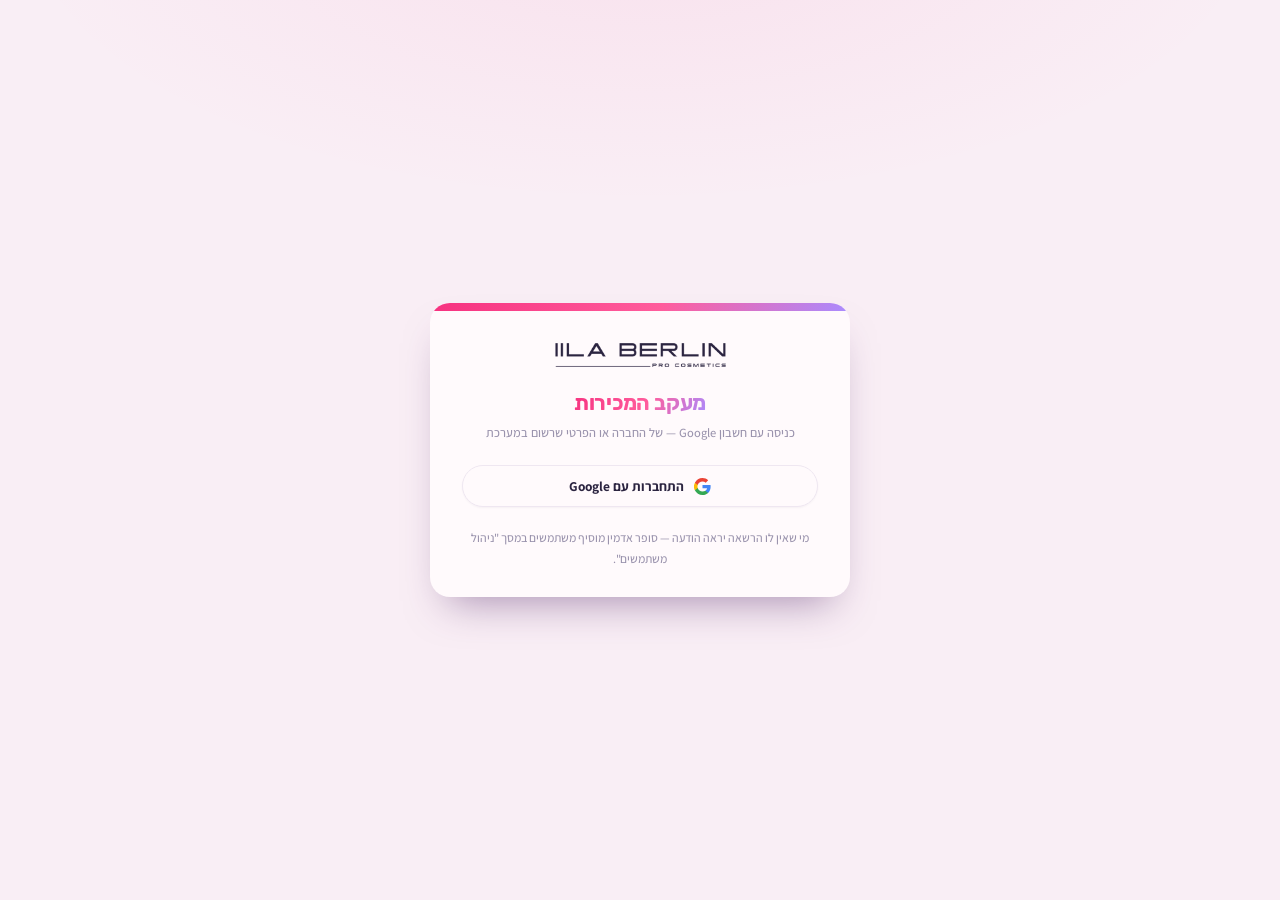
<file: signatures.html>
<!doctype html>
<html lang="he" dir="rtl">
<head>
<meta charset="utf-8" />
<meta name="build" content="20260922204036" />
<script>try{document.documentElement.dataset.theme=localStorage.getItem("dash.theme")==="dark"?"dark":"light"}catch(e){}</script>
<meta name="viewport" content="width=device-width, initial-scale=1" />
<meta name="robots" content="noindex, nofollow" />
<link rel="icon" href="favicon.png" type="image/png" />
<title>חוסרי חתימה · מעקב המכירות</title>
<link rel="preconnect" href="https://fonts.googleapis.com" />
<link rel="preconnect" href="https://fonts.gstatic.com" crossorigin />
<link rel="stylesheet" href="https://fonts.googleapis.com/css2?family=Assistant:wght@400;600;700;800&family=Heebo:wght@400;500;600;700;800&family=Rubik:wght@400;500;600;700&display=swap" />
<link rel="stylesheet" href="assets/vendor/open-props.min.css?v=1.7.16" />
<link rel="stylesheet" href="assets/design-system.css?v=20260922b" />
</head>
<body class="has-side">
<header>
  <a class="brand" target="_blank" rel="noopener noreferrer" aria-label="אילה ברלין — Pro Cosmetics"></a>
  <h1>חוסרי חתימה</h1>
  <select id="month" title="חודש"></select>
  <label class="search-field" title="חיפוש">
    <svg class="ico" viewBox="0 0 16 16" fill="none" aria-hidden="true"><circle cx="6.75" cy="6.75" r="4.25" stroke="currentColor" stroke-width="1.6"/><path d="M10.2 10.2L14 14" stroke="currentColor" stroke-width="1.6" stroke-linecap="round"/></svg>
    <input type="search" id="search" placeholder="שם, יועצת, תאריך…" autocomplete="off" enterkeyhint="search" />
  </label>
  <label class="toggle" title="להציג רק שורות שיש בהן חוסר"><input type="checkbox" id="onlyMissing" /> רק עם חוסר</label>
  <span class="sub" id="asof"></span>
  <nav class="tabs" id="tabs">
    <button data-tab="month"       aria-selected="true">החודש</button>
    <button data-tab="consultants" aria-selected="false">חוסרים לפי יועצות</button>
    <button data-tab="mismatch"    aria-selected="false" data-level="manager">רפיד מול ידני</button>
    <button data-tab="annual"      aria-selected="false" data-level="manager">השוואה שנתית</button>
  </nav>
</header>

<div class="wrap">
  <!-- ================= החודש ================= -->
  <section id="tab-month">
    <div class="tiles" id="tiles"></div>
    <div class="splitbar" id="closeSplit"></div>
    <div class="card" id="calCard">
      <h2>קפיצה לתאריך <span class="note">לחיצה על יום גוללת אליו בשתי הטבלאות · המספר האדום = שורות עם חוסר</span></h2>
      <div class="daycal" id="daycal"></div>
    </div>
    <div class="legend">
      <span><span class="pos">V</span> תקין</span><span><span class="neg">✗</span> חסר — נספר</span><span><span class="chip good">✓ ויתור</span> סופר אדמין אישר שלא לספור</span><span><span class="chip warn">⚠ קצר</span> תיעוד עד 25 תווים</span><span>💬 הערות / בקשות על השורה</span>
      <span class="spacer"></span><span id="legendWrite" data-write>סופר אדמין: לחיצה על תא חסר פותחת אישור/הערה</span>
    </div>
    <div class="card">
      <h2>עסקאות שנסגרו <span class="note">ייעוצים שנסגרו</span>
        <span style="margin-inline-start:auto"></span><label class="toggle onlyMissLbl" title="להציג רק שורות שיש בהן חוסר"><input type="checkbox" class="onlyMissCb" /> לחץ להצגת חוסרים בלבד</label>
        <label class="sub" style=" display:flex; align-items:center; gap:6px; font-weight:400; cursor:pointer;" title="עסקה שסוג התוכנית שלה ברפיד הוא 'תוכניות המשך' — לקוחה קיימת, בדרך כלל בלי פגישת ייעוץ. הסינון ויזואלי בלבד."><input type="checkbox" id="incFollowups" checked /> כולל תוכניות המשך</label>
      </h2>
      <div class="err hidden" id="dealErr"></div>
      <div class="scroll freeze"><table id="dealGrid"><thead></thead><tbody></tbody></table></div>
    </div>
    <div class="card">
      <h2>פגישות שלא נסגרו <span class="note">ייעוצים שהגיעו ולא נסגרו</span><span style="margin-inline-start:auto"></span><label class="toggle onlyMissLbl" title="להציג רק שורות שיש בהן חוסר"><input type="checkbox" class="onlyMissCb" /> לחץ להצגת חוסרים בלבד</label></h2>
      <div class="scroll freeze"><table id="apptGrid"><thead></thead><tbody></tbody></table></div>
    </div>
    <div class="foot" id="foot"></div>
  </section>

  <!-- ================= חוסרים לפי יועצות ================= -->
  <section id="tab-consultants" class="hidden">
    <div class="card">
      <h2>חוסרים לפי יועצות <span class="note">לחיצה על יועצת פותחת את השורות עם החוסרים שלה ואת ההערות</span></h2>
      <div class="info">כל יועצת רואה את השורות שלה ויכולה לכתוב הערה או בקשה על חוסר (למשל "הטופס נחתם ידנית ונמצא בתיק"). סופר אדמין מאשר, דוחה או משיב — ההחלטה נרשמת עם שם ותאריך, וסופר אדמין אחר יכול לשנות אותה.</div>
      <div class="scroll"><table id="consGrid"><thead></thead><tbody></tbody></table></div>
    </div>
    <div class="card">
      <h2>בקשות פתוחות <span class="note" id="reqNote"></span></h2>
      <div id="openReqs"></div>
    </div>
  </section>

  <!-- ================= רפיד מול ידני ================= -->
  <section id="tab-mismatch" class="hidden">
    <div class="card">
      <h2>אי-התאמה בין ההזנה הידנית לרפיד</h2>
      <div class="info">שורות שבהן הוזן <b>V</b> ידנית אבל רפיד לא מאשר: הטופס לא הושלם, לא נמצא תיעוד תואם, או שהתיעוד רשום על שם יועצת אחרת מזו שביומן. זה בדיוק מה שדוח בקרה אמור למצוא.</div>
      <div class="scroll freeze"><table id="misGrid"><thead></thead><tbody></tbody></table></div>
    </div>
  </section>

  <!-- ================= השוואה שנתית ================= -->
  <section id="tab-annual" class="hidden">
    <div class="tiles" id="annTiles"></div>
    <div class="card">
      <h2>מדדים לפי חודש <span class="note">כל החודשים · החודש הנבחר מסומן</span></h2>
      <div class="scroll"><table id="annGrid"><thead></thead><tbody></tbody></table></div>
    </div>
    <div class="card">
      <h2>מגמה חודשית <label class="sub" style="margin-inline-start:auto; display:flex; align-items:center; gap:8px;">מדד <select id="annMetric"></select><select id="annKind"><option value="bars">עמודות</option><option value="lines">נקודות מחוברות</option></select></label></h2>
      <div class="chartwrap" id="annChart"></div>
    </div>
    <div class="foot" id="annFoot"></div>
  </section>
</div>

<script src="js/auth-config.js?v=20260918y"></script>
<script src="js/auth.js?v=20260921m"></script>
<script src="js/nav.js?v=20260922a"></script>
<script src="js/explain.js?v=20260918y"></script>
<script src="js/ui.js?v=20260921u"></script>
<script src="js/comp-banner.js?v=20260921q"></script>
<script src="js/signatures-config.js?v=20260918y"></script>
<script>
const C = window.SIGNATURES_CONFIG;
const rest = UI.rest, esc = UI.esc, int = UI.int, money = UI.money, pct = UI.pct, q = UI.q, heb = UI.heb, dm = UI.dm;
let MONTH = null, ROWS = [], SEL_DAY = null, ANN_CACHE = null;
let PREV_M = null;   // אגרגט החודש הקודם, ל"חודש שעבר" באריחים
const FIELDS = { health_declaration:'הצהרת בריאות', consent_form:'טופס הסכמה', documentation:'תיעוד', tablet_documentation:'תיעוד טאבלט', email_agreement:'הסכם במייל', pricelist_offer:'הצעת מחיר' };
const isOk = v => { const s=String(v??'').trim(); return s==='V' || s.startsWith('✅'); };
const tabs = UI.tabs('#tabs', t => { if(t==='consultants') renderConsultants(); if(t==='mismatch') renderMismatch(); if(t==='annual') renderAnnual(); });

function clientLink(r){
  const name = esc(r.client_name);
  if(!r.rapid_card_code) return name;
  return `<a href="${C.RAPID_BASE_URL}${C.RAPID_CARD_PATH}${encodeURIComponent(r.rapid_card_code)}" target="_blank" rel="noopener noreferrer" title="פתיחת כרטיס הלקוחה ברפיד">${name}</a>`;
}
// תא של שדה חתימה: תקין / חסר / ויתור / תיעוד קצר — ולסופר אדמין, לחיצה לאישור.
function flagCell(r, field){
  const raw = String(r[field] ?? '').trim();
  const w = (r.waivers||{})[field];
  const short = field==='documentation' && r.short_doc;
  let inner;
  if(w) inner = `<span class="chip good" title="ויתור: ${esc(w.by_name||w.by||'')} · ${UI.time(w.at)}${w.note?' · '+esc(w.note):''}">✓ ויתור</span>`;
  else if(!raw) inner = '<span class="dash">—</span>';
  else { const m = raw.match(/^([✅❌])\s*\((.*)\)\s*$/); inner = m ? `<span class="${isOk(raw)?'pos':'neg'}" title="${esc(raw)}">${m[1]}</span>` : `<span class="${isOk(raw)?'pos':'neg'}">${esc(raw)}</span>`; }
  if(short) inner += ` <span class="chip warn" title="אורך התיעוד ברפיד: ${r.documentation_len_rapid} תווים">⚠ קצר (${r.documentation_len_rapid})</span>`;
  const missing = !w && !isOk(raw);
  const clickable = UI.canWrite() && (missing || w);
  return `<td class="${missing?'miss':''} ${clickable?'clickable':''}" ${clickable?`data-sig="${r.sig_id}" data-field="${field}"`:''} title="${clickable?'לחיצה: אישור ויתור / הערה':''}">${inner}</td>`;
}
const DEAL_COLS = [['record_date','תאריך'],['client_name','שם'],['health_declaration','הצהרת בריאות'],['consent_form','טופס הסכמה'],['documentation','תיעוד'],['tablet_documentation','תיעוד טאבלט'],['email_agreement','הסכם במייל'],['consultant_raw','שם היועצת'],['amount','סכום'],['notes','הערות'],['_thread','💬']];
const APPT_COLS = [['record_date','תאריך'],['client_name','שם'],['pricelist_offer','הצעת מחיר'],['documentation','תיעוד'],['tablet_documentation','תיעוד טאבלט'],['consultant_raw','שם היועצת'],['coordinator_raw','מתאמת פגישות'],['notes','הערות'],['_thread','💬']];

function searchQ(){ return document.getElementById('search').value.trim().toLowerCase(); }
function applyFilters(rows){
  const qq = searchQ(), om = document.getElementById('onlyMissing').checked;
  return rows.filter(r => (!om || Number(r.missing_count)>0 || r.open_requests>0) &&
    (!qq || [r.client_name, r.consultant_raw, r.coordinator_raw, r.notes, dm(r.record_date), r.record_date].join(' ').toLowerCase().includes(qq)));
}
function drawTable(el, cols, rows, empty){
  el.querySelector('thead').innerHTML = `<tr>${cols.map(c=>`<th>${c[1]}</th>`).join('')}</tr>`;
  el.querySelector('tbody').innerHTML = rows.map(r=>`<tr data-date="${r.record_date||''}" class="${r.record_date===SEL_DAY?'dayhit':''} ${r.consultant_raw===UI.label()?'me':''}">${cols.map(([k])=>{
    if(FIELDS[k]) return flagCell(r,k);
    if(k==='record_date') return `<td>${dm(r.record_date)}</td>`;
    if(k==='client_name') return `<td>${clientLink(r)}${r.plan_type_rapid==='תוכניות המשך'?' <span class="chip">המשך</span>':''}</td>`;
    if(k==='amount') return `<td class="num">${money(r.amount)}</td>`;
    if(k==='_thread') return `<td><button class="iconbtn ${r.open_requests?'warn':''}" data-thread="${r.sig_id}" title="הערות ובקשות על השורה">💬${r.notes_count?`<b>${r.notes_count}</b>`:''}${r.open_requests?' ⏳':''}</button></td>`;
    return `<td>${esc(r[k]||'')}</td>`; }).join('')}</tr>`).join('') || `<tr><td colspan="${cols.length}" class="dash">${empty||'אין שורות'}</td></tr>`;
}
function renderMonthTables(){
  const rows = applyFilters(ROWS);
  let deals = rows.filter(r=>r.block_type==='deal');
  if(!document.getElementById('incFollowups').checked) deals = deals.filter(r=>r.plan_type_rapid!=='תוכניות המשך');
  drawTable(document.getElementById('dealGrid'), DEAL_COLS, deals, searchQ()?'אין תוצאות לחיפוש':'אין שורות');
  drawTable(document.getElementById('apptGrid'), APPT_COLS, rows.filter(r=>r.block_type==='appointment'), searchQ()?'אין תוצאות לחיפוש':'אין שורות');
}
function renderTiles(){
  const deals = ROWS.filter(r=>r.block_type==='deal'), appts = ROWS.filter(r=>r.block_type==='appointment');
  const tot = deals.length + appts.length;
  const cnt = (rs, f, deal) => rs.filter(r => (!deal || r.block_type==='deal') && !isOk(r[f]) && !(r.waivers||{})[f]).length;
  const miss = f => cnt(ROWS, f, ['health_declaration','consent_form','email_agreement'].includes(f));
  const tiles = [
    ['ייעוצים', int(tot), `${new Set(ROWS.map(r=>r.record_date)).size} ימי פעילות`, 'close_rate_sig'],
    ['נסגרו', int(deals.length), tot?`${pct(deals.length/tot)} · ${deals.filter(r=>r.missing_count>0).length} עם חוסר`:'', 'closings'],
    ['לא נסגרו', int(appts.length), tot?`${pct(appts.length/tot)} · ${appts.filter(r=>r.missing_count>0).length} עם חוסר`:'', null],
    ['חוסרי תיעוד', int(miss('documentation')), `טאבלט ${int(miss('tablet_documentation'))} · תיעוד קצר ${int(ROWS.filter(r=>r.short_doc).length)}`, 'missing_count'],
    ['חוסרי הצהרת בריאות', int(miss('health_declaration')), `הסכמה ${int(miss('consent_form'))} · מייל ${int(miss('email_agreement'))}`, null],
    ['ויתורים מאושרים', int(ROWS.filter(r=>r.waivers && Object.keys(r.waivers).length).length), `בקשות פתוחות ${int(ROWS.reduce((s,r)=>s+Number(r.open_requests||0),0))}`, 'waiver'],
  ];
  // הערך המקביל בחודש הקודם, לפי סדר האריחים למעלה
  const P = PREV_M, prevVals = [
    P ? Number(P.deals||0)+Number(P.appointments||0) : null, P && P.deals, P && P.appointments,
    P && P.deals_amount, P && P.miss_doc, P && P.miss_health, P && P.waived_rows,
  ];
  const prevFmt = [int, int, int, money, int, int, int];
  document.getElementById('tiles').innerHTML = tiles.map(([k,v,m,qk],i)=>
    `<div class="tile"><div class="k">${k} ${qk?q(qk):''}</div><div class="v small">${v}</div><div class="m">${m}</div>` +
    `${UI.prevLine(null, prevVals[i], prevFmt[i])}</div>`).join('');
  const host = document.getElementById('closeSplit');
  if(!tot){ host.innerHTML=''; return; }
  const p = n => (n/tot*100).toFixed(1);
  host.innerHTML = `<div class="splitbar-track" role="img" aria-label="${deals.length} נסגרו מתוך ${tot}"><div class="seg closed" style="width:${p(deals.length)}%"><span>נסגרו ${int(deals.length)}</span></div><div class="seg open" style="width:${p(appts.length)}%"><span>לא נסגרו ${int(appts.length)}</span></div></div><div class="splitbar-foot">שיעור סגירה ${pct(deals.length/tot)} · ${int(tot)} ייעוצים בחודש ${q('close_rate_sig')}</div>`;
}
async function renderMonth(){
  const err = document.getElementById('dealErr'); err.classList.add('hidden');
  try{
    const [rows, pm] = await Promise.all([
      rest(`signature_rows?period_month=eq.${MONTH}&order=record_date,client_name&limit=5000`),
      // האגרגט של החודש הקודם — למנהלים בלבד; ליועצת הוא מוחזר ריק וזה בסדר
      rest(`signature_month?period_month=eq.${UI.prevMonth(MONTH)}`).catch(()=>[]),
    ]);
    ROWS = rows; PREV_M = (pm && pm[0]) || null;
  }
  catch(e){ err.classList.remove('hidden'); err.textContent = 'טעינה נכשלה: '+e.message; ROWS=[]; PREV_M=null; }
  document.getElementById('asof').textContent = `${int(ROWS.length)} שורות · ${heb(MONTH)}` + (UI.isStaff()?' · השורות שלך':'');
  renderTiles(); renderMonthTables(); renderCalendar();
  document.getElementById('foot').innerHTML = `חוסר = שדה שאינו V/✅ ואין עליו ויתור ${q('missing_count')} · תיעוד קצר = עד 25 תווים ברפיד ${q('short_doc')} · ההזנה הידנית הוסרה — אישורים והערות נעשים מכאן.`;
}

// ---- לוח החודש (קפיצה לתאריך)
function renderCalendar(){
  const host = document.getElementById('daycal');
  const y = Number(MONTH.slice(0,4)), mo = Number(MONTH.slice(5,7));
  const lead = new Date(Date.UTC(y,mo-1,1)).getUTCDay(), ndays = new Date(Date.UTC(y,mo,0)).getUTCDate(), todayIso = UI.today();
  const by = new Map();
  for(const r of ROWS){ if(!r.record_date) continue; const e = by.get(r.record_date)||{deals:0,appts:0,miss:0}; if(r.block_type==='deal') e.deals++; else e.appts++; if(Number(r.missing_count)>0) e.miss++; by.set(r.record_date,e); }
  const cells = [];
  for(let k=0;k<lead;k++) cells.push('<div class="daycal-cell pad"></div>');
  for(let d=1; d<=ndays; d++){
    const iso = `${y}-${String(mo).padStart(2,'0')}-${String(d).padStart(2,'0')}`, e = by.get(iso);
    const cls = ['daycal-cell', !e?'empty':'', iso===todayIso?'today':'', iso===SEL_DAY?'sel':''].join(' ');
    cells.push(`<button class="${cls}" type="button" ${e?`data-day="${iso}"`:'disabled'} title="${e?`${d}/${mo}: ${e.deals} נסגרו · ${e.appts} לא נסגרו · ${e.miss} עם חוסר`:`${d}/${mo}: אין שורות`}"><span class="d">${d}</span><span class="n">${e?`${e.deals}/${e.appts}`:''}</span><span class="miss${e&&!e.miss?' none':''}">${e?(e.miss||'✓'):''}</span></button>`);
  }
  host.innerHTML = `<div class="daycal-head"><span class="daycal-title">${heb(MONTH)}</span><span class="sub">נסגרו/לא נסגרו · אדום = שורות עם חוסר</span></div><div class="daycal-grid">${UI.DOW.map(x=>`<div class="daycal-dow">${x}</div>`).join('')}</div><div class="daycal-grid">${cells.join('')}</div>`;
}
document.getElementById('daycal').addEventListener('click', e=>{
  const b = e.target.closest('button[data-day]'); if(!b) return;
  SEL_DAY = SEL_DAY===b.dataset.day ? null : b.dataset.day;
  renderCalendar(); renderMonthTables();
  if(!SEL_DAY) return;
  const first = document.querySelector(`#tab-month tbody tr[data-date="${SEL_DAY}"]`); if(!first) return;
  const box = first.closest('.scroll'); if(box){ const top = first.getBoundingClientRect().top - box.getBoundingClientRect().top + box.scrollTop; box.scrollTop = Math.max(0, top - box.clientHeight/2); }
  first.closest('.card').scrollIntoView({behavior:'smooth', block:'start'});
});

// ---- אישור ויתור / הערה על תא (סופר אדמין)
document.addEventListener('click', async e=>{
  const td = e.target.closest('td[data-sig][data-field]');
  if(td){ openWaive(Number(td.dataset.sig), td.dataset.field); return; }
  const tb = e.target.closest('button[data-thread]');
  if(tb){ openThread(Number(tb.dataset.thread), null); }
});
function rowOf(id){ return ROWS.find(r=>r.sig_id===id); }
function openWaive(sigId, field){
  const r = rowOf(sigId); if(!r) return;
  const w = (r.waivers||{})[field];
  UI.modal({ title:`${FIELDS[field]} — ${esc(r.client_name)} · ${dm(r.record_date)}`, body:
    `<div class="info">${w ? `יש ויתור מאושר על החוסר הזה: <b>${esc(w.by_name||w.by||'')}</b> · ${UI.time(w.at)}${w.note?` · ${esc(w.note)}`:''}. ביטול הוויתור יחזיר את החוסר לספירה.` : `השדה חסר ונספר כחוסר. אישור ויתור = "אני יודעת, לא לספור" — נרשם עם השם שלך ואפשר לבטל.`}</div>
     <div class="compose"><textarea id="wNote" placeholder="הערה (לא חובה) — למשל: נחתם ידנית, נמצא בתיק">${w?esc(w.note||''):''}</textarea></div>
     <div class="row" style="gap:8px;justify-content:flex-start;padding:8px 0">${w ? `<button class="btn bad sm" id="wUndo">ביטול הוויתור — לספור שוב</button>` : `<button class="btn good sm" id="wOk">✓ אישור ויתור — לא לספור</button>`}<button class="btn ghost sm" id="wNoteOnly">רק לשמור הערה</button><button class="btn soft sm" id="wThread">💬 לפתוח את השרשור</button></div>` });
  const body = UI.modalBody();
  const note = () => body.querySelector('#wNote').value.trim();
  const after = async msg => { UI.toast(msg,'good'); UI.closeModal(); await renderMonth(); if(tabs.current()==='consultants') renderConsultants(); };
  body.querySelector('#wOk')?.addEventListener('click', async()=>{ try{ await UI.rpc('waive_signature_field',{p_sig_id:sigId,p_field:field,p_waive:true,p_note:note()||null}); await after('הוויתור אושר ✓'); }catch(err){ UI.toast(err.message,'bad'); } });
  body.querySelector('#wUndo')?.addEventListener('click', async()=>{ try{ await UI.rpc('waive_signature_field',{p_sig_id:sigId,p_field:field,p_waive:false,p_note:note()||null}); await after('הוויתור בוטל — החוסר נספר שוב'); }catch(err){ UI.toast(err.message,'bad'); } });
  body.querySelector('#wNoteOnly').addEventListener('click', async()=>{ if(!note()) return UI.toast('ההערה ריקה','warn'); try{ await UI.rpc('add_signature_note',{p_sig_id:sigId,p_field:field,p_text:note(),p_kind:'note'}); await after('ההערה נשמרה'); }catch(err){ UI.toast(err.message,'bad'); } });
  body.querySelector('#wThread').addEventListener('click', ()=>openThread(sigId, field));
}

// ---- שרשור הערות/בקשות על שורה
async function openThread(sigId, field){
  const r = rowOf(sigId) || {};
  UI.modal({ title:`💬 ${esc(r.client_name||'')} · ${dm(r.record_date)} · ${esc(r.consultant_raw||'')}`, wide:true, body:'<div class="load">טוען…</div>' });
  const draw = async () => {
    const notes = await rest(`signature_notes?sig_id=eq.${sigId}&order=created_at`);
    const kindTxt = k => ({note:'הערה', request:'בקשת אישור', reply:'תשובה', decision:'החלטה'})[k]||k;
    const me = UI.access().email;
    UI.modalBody().innerHTML = `<div class="thread">${notes.map(n=>`<div class="msg ${n.kind} ${n.author_email===me?'mine':''}"><div class="who"><b>${esc(n.author_name||n.author_email||'')}</b> · <span class="chip ${n.kind==='request'?(n.resolved_at?(n.resolution==='approved'?'good':'bad'):'warn'):n.kind==='decision'?'lavender':''}">${kindTxt(n.kind)}${n.field?' · '+FIELDS[n.field]:''}${n.kind==='request'&&n.resolved_at?` · ${n.resolution==='approved'?'אושר':n.resolution==='denied'?'נדחה':'נפתח מחדש'} ע"י ${esc((n.resolved_by||'').split('@')[0])}`:''}</span> <span class="sub">${UI.time(n.created_at)}</span></div><div class="txt">${esc(n.text)}</div>` +
      (UI.canWrite() && n.kind==='request' ? `<div class="row" style="gap:6px;padding-top:6px">${n.resolved_at ? `<button class="btn ghost xs" data-res="reopened" data-id="${n.note_id}">פתיחה מחדש</button>` : `<button class="btn good xs" data-res="approved" data-id="${n.note_id}">✓ אישור${n.field?' + ויתור':''}</button><button class="btn bad xs" data-res="denied" data-id="${n.note_id}">✗ דחייה</button>`}</div>` : '') + `</div>`).join('') || '<div class="empty">עדיין אין הערות על השורה</div>'}</div>` +
      `<div class="compose"><select id="tKind">${UI.canWrite() ? '<option value="reply">תשובה</option><option value="note">הערה</option>' : '<option value="request">בקשת אישור (סופר אדמין יאשר/ידחה)</option><option value="note">הערה</option>'}</select><select id="tField"><option value="">כל השורה</option>${Object.entries(FIELDS).filter(([k])=>r.block_type==='deal'?k!=='pricelist_offer':!['health_declaration','consent_form','email_agreement'].includes(k)).map(([k,v])=>`<option value="${k}" ${field===k?'selected':''}>${v}</option>`).join('')}</select><textarea id="tText" placeholder="כתבי כאן…"></textarea><button class="btn sm" id="tSend">שליחה</button></div>`;
    UI.modalBody().querySelector('#tSend').onclick = async()=>{ const t = UI.modalBody().querySelector('#tText').value.trim(); if(!t) return; try{ await UI.rpc('add_signature_note',{p_sig_id:sigId,p_field:UI.modalBody().querySelector('#tField').value||null,p_text:t,p_kind:UI.modalBody().querySelector('#tKind').value}); UI.toast('נשלח ✓','good'); await draw(); await renderMonth(); }catch(err){ UI.toast(err.message,'bad'); } };
    UI.modalBody().querySelectorAll('button[data-res]').forEach(b=>b.onclick=async()=>{ const reply = prompt(b.dataset.res==='approved'?'תשובה (לא חובה):':b.dataset.res==='denied'?'סיבת הדחייה (לא חובה):':'הערה (לא חובה):',''); if(reply===null) return; try{ await UI.rpc('resolve_signature_request',{p_note_id:Number(b.dataset.id),p_resolution:b.dataset.res,p_reply:reply||null}); UI.toast('נרשם ✓','good'); await draw(); await renderMonth(); if(tabs.current()==='consultants') renderConsultants(); }catch(err){ UI.toast(err.message,'bad'); } });
  };
  try{ await draw(); }catch(e){ UI.modalBody().innerHTML = `<div class="err">${esc(e.message)}</div>`; }
}

// ---- חוסרים לפי יועצות
async function renderConsultants(){
  const el = document.getElementById('consGrid'); el.querySelector('tbody').innerHTML = '<tr><td class="load">טוען…</td></tr>';
  let rows, reqs;
  try{ [rows, reqs] = await Promise.all([rest(`signature_by_consultant?period_month=eq.${MONTH}&order=rows_missing.desc`), rest(`signature_notes?period_month=eq.${MONTH}&kind=eq.request&resolved_at=is.null&order=created_at`)]); }
  catch(e){ el.querySelector('tbody').innerHTML = `<tr><td class="err">${esc(e.message)}</td></tr>`; return; }
  const COLS = [['consultant_raw','יועצת'],['rows_total','שורות'],['deals','נסגרו'],['appointments','לא נסגרו'],['rows_missing','שורות עם חוסר'],['miss_health','הצהרת בריאות'],['miss_consent','הסכמה'],['miss_doc','תיעוד'],['miss_tablet','טאבלט'],['miss_email','מייל'],['miss_offer','הצעת מחיר'],['short_docs','תיעוד קצר'],['waived_rows','ויתורים'],['open_requests','בקשות פתוחות']];
  el.querySelector('thead').innerHTML = `<tr>${COLS.map(c=>`<th>${c[1]}${c[0]==='rows_missing'?' '+q('missing_count'):c[0]==='short_docs'?' '+q('short_doc'):c[0]==='waived_rows'?' '+q('waiver'):''}</th>`).join('')}</tr>`;
  const maxMiss = Math.max(...rows.map(r=>r.rows_missing),1);
  el.querySelector('tbody').innerHTML = rows.map(r=>`<tr class="${r.consultant_raw===UI.label()?'me':''}">${COLS.map(([k])=>{
    if(k==='consultant_raw') return `<td><a href="#" class="cons" data-name="${esc(r.consultant_raw)}">${esc(r.consultant_raw)}</a></td>`;
    if(k==='rows_missing') return `<td class="num">${UI.databar(r[k], maxMiss, r[k]?'bad':'good', int(r[k]))}</td>`;
    if(k==='open_requests') return `<td class="num ${r[k]?'warn':'dash'}">${r[k]?'⏳ '+int(r[k]):'—'}</td>`;
    return `<td class="num ${Number(r[k])?(k.startsWith('miss')||k==='short_docs'?'neg':''):'dash'}">${Number(r[k])?int(r[k]):'—'}</td>`; }).join('')}</tr>`).join('') || '<tr><td colspan="14" class="dash">אין נתונים</td></tr>';
  el.querySelectorAll('a.cons').forEach(a=>a.onclick=e=>{ e.preventDefault(); openConsultant(a.dataset.name); });
  document.getElementById('reqNote').textContent = `${reqs.length} בקשות ממתינות לסופר אדמין`;
  document.getElementById('openReqs').innerHTML = reqs.map(n=>`<div class="leader"><span class="nm">${esc(n.author_name||n.author_email||'')} · ${esc(n.consultant_raw||'')}</span><span class="sub" style="flex:1">${esc(n.client_name)} · ${dm(n.record_date)}${n.field?' · '+FIELDS[n.field]:''}: ${esc(n.text)}</span><button class="btn ghost xs" data-thread="${n.sig_id}">💬 פתיחה</button></div>`).join('') || '<div class="empty">אין בקשות פתוחות 🎉</div>';
}
function openConsultant(name){
  const rows = ROWS.filter(r=>r.consultant_raw===name);
  const miss = rows.filter(r=>Number(r.missing_count)>0 || r.open_requests>0 || (r.waivers && Object.keys(r.waivers).length));
  UI.modal({ title:`${esc(name)} — חוסרים · ${heb(MONTH)}`, wide:true, body:
    `<div class="filterbar"><span class="chip pink">${rows.length} שורות</span><span class="chip bad">${rows.filter(r=>Number(r.missing_count)>0).length} עם חוסר</span><span class="chip warn">${rows.reduce((s,r)=>s+Number(r.open_requests||0),0)} בקשות פתוחות</span></div>` +
    UI.dayGroups(miss, 'record_date', dr => `<div class="scroll"><table><thead><tr><th>שם</th><th>סוג</th><th>מה חסר</th><th>💬</th></tr></thead><tbody>${dr.map(r=>{ const fields = Object.keys(FIELDS).filter(f => (r.block_type==='deal' ? f!=='pricelist_offer' : !['health_declaration','consent_form','email_agreement'].includes(f)));
      return `<tr><td>${clientLink(r)}</td><td>${r.block_type==='deal'?'עסקה':'פגישה'}</td><td>${fields.map(f=>{ const w=(r.waivers||{})[f]; const ok=isOk(r[f]); if(ok && !w) return ''; return `<span class="chip ${w?'good':'bad'} ${UI.canWrite()?'clickable':''}" ${UI.canWrite()?`data-sig="${r.sig_id}" data-field="${f}" role="button"`:''}>${w?'✓':'✗'} ${FIELDS[f]}</span>`; }).join(' ')}${r.short_doc?' <span class="chip warn">⚠ תיעוד קצר</span>':''}</td><td><button class="iconbtn ${r.open_requests?'warn':''}" data-thread="${r.sig_id}">💬${r.notes_count?`<b>${r.notes_count}</b>`:''}</button></td></tr>`; }).join('')}</tbody></table></div>`, { open:'all', empty:'אין חוסרים 🎉', summary:(d,dr)=>`${dr.length} שורות` }) });
  UI.modalBody().addEventListener('click', e=>{ const c = e.target.closest('.chip[data-sig]'); if(c){ openWaive(Number(c.dataset.sig), c.dataset.field); } });
}

// ---- רפיד מול ידני
async function renderMismatch(){
  const el = document.getElementById('misGrid'); el.querySelector('tbody').innerHTML='<tr><td class="load">טוען…</td></tr>';
  let rows; try{ rows = await rest(`signature_mismatch?period_month=eq.${MONTH}&order=record_date`); }catch(e){ el.querySelector('tbody').innerHTML=`<tr><td class="err">${esc(e.message)}</td></tr>`; return; }
  const F = v => { const s=String(v??'').trim(); return s?`<span class="${isOk(s)?'pos':'neg'}" title="${esc(s)}">${s.length>6?s.slice(0,1):esc(s)}</span>`:'<span class="dash">—</span>'; };
  el.querySelector('thead').innerHTML = '<tr><th>תאריך</th><th>שם</th><th>יועצת</th><th>סוג</th><th>הצהרת בריאות · ידני</th><th>רפיד</th><th>הסכמה · ידני</th><th>רפיד</th><th>תיעוד · ידני</th><th>רפיד</th><th>יועצת בתיעוד</th><th>הצעת מחיר · ידני</th><th>רפיד</th></tr>';
  el.querySelector('tbody').innerHTML = rows.map(r=>`<tr><td>${dm(r.record_date)}</td><td>${esc(r.client_name)}</td><td>${esc(r.consultant_raw)}</td><td>${r.block_type==='deal'?'עסקה':'פגישה'}</td><td>${F(r.health_declaration)}</td><td class="${r.health_conflict?'miss':''}">${F(r.health_declaration_rapid)}</td><td>${F(r.consent_form)}</td><td>${F(r.consent_form_rapid)}</td><td>${F(r.documentation)}</td><td class="${r.doc_conflict?'miss':''}">${F(r.documentation_rapid)}</td><td class="${r.doc_staff_conflict?'miss':''}">${esc(r.documentation_staff_rapid||'')}</td><td>${F(r.pricelist_offer)}</td><td>${F(r.price_offer_rapid)}</td></tr>`).join('') || '<tr><td colspan="13" class="dash">אין אי-התאמות 🎉</td></tr>';
}

// ---- השוואה שנתית
const ANN_METRICS = [['deals','עסקאות','int'],['deals_amount','סכום','money'],['appointments','פגישות','int'],['deals_missing','עסקאות עם חוסר','int'],['appts_missing','פגישות עם חוסר','int'],['miss_health','הצהרת בריאות','int'],['miss_consent','הסכמה','int'],['miss_doc','תיעוד','int'],['miss_tablet','טאבלט','int'],['miss_email','מייל','int'],['short_docs','תיעוד קצר','int'],['waived_rows','ויתורים','int']];
const annFmt = (v,k) => v==null?'—':k==='money'?money(v):int(v);
async function renderAnnual(){
  const body = document.querySelector('#annGrid tbody'); body.innerHTML='<tr><td class="load">טוען…</td></tr>';
  const sel = document.getElementById('annMetric');
  if(!sel.options.length){ sel.innerHTML = ANN_METRICS.map(m=>`<option value="${m[0]}">${m[1]}</option>`).join(''); sel.value='miss_doc'; sel.onchange=drawAnnualChart; document.getElementById('annKind').onchange=drawAnnualChart; }
  try{ ANN_CACHE = (await rest('signature_month?order=period_month')).filter(t=>t.period_month); }catch(e){ body.innerHTML=`<tr><td class="err">${esc(e.message)}</td></tr>`; return; }
  const totals = ANN_CACHE; if(!totals.length){ body.innerHTML='<tr><td class="dash">אין נתונים</td></tr>'; return; }
  const S = k => totals.reduce((a,t)=>a+Number(t[k]||0),0); const worst=[...totals].sort((a,b)=>Number(b.miss_doc)-Number(a.miss_doc))[0];
  document.getElementById('annTiles').innerHTML = [['סה״כ עסקאות',int(S('deals')),`${totals.length} חודשים`],['סה״כ סכום',money(S('deals_amount')),''],['סה״כ פגישות',int(S('appointments')),''],['חוסרי תיעוד',int(S('miss_doc')),`טאבלט ${int(S('miss_tablet'))}`],['חוסרי הצהרת בריאות',int(S('miss_health')),`הסכמה ${int(S('miss_consent'))}`],['החודש עם הכי הרבה חוסרי תיעוד',worst?UI.shortMonth(worst.period_month):'—',worst?`${int(worst.miss_doc)} · ${heb(worst.period_month)}`:'']].map(([k,v,m])=>`<div class="tile"><div class="k">${k}</div><div class="v small">${v}</div>${m?`<div class="m">${m}</div>`:''}</div>`).join('');
  const cols=[...totals];
  document.querySelector('#annGrid thead').innerHTML = `<tr><th>מדד</th>${cols.map(t=>`<th class="${t.period_month===MONTH?'selmonth':''}">${heb(t.period_month)}</th>`).join('')}</tr>`;
  body.innerHTML = ANN_METRICS.map(([k,l,kind])=>`<tr><td>${l}</td>${cols.map(t=>`<td class="num ${t.period_month===MONTH?'selmonth':''}">${annFmt(t[k],kind)}</td>`).join('')}</tr>`).join('');
  document.getElementById('annFoot').textContent = `${totals.length} חודשים · ${heb(totals[0].period_month)} – ${heb(totals[totals.length-1].period_month)} · החוסרים נספרים אחרי ויתורים`;
  drawAnnualChart();
}
function drawAnnualChart(){
  if(!ANN_CACHE) return;
  const key=document.getElementById('annMetric').value, meta=ANN_METRICS.find(m=>m[0]===key), kind=document.getElementById('annKind').value;
  const pts = ANN_CACHE.map(t=>({m:t.period_month, v:Number(t[key])})).filter(d=>isFinite(d.v));
  const fmt=v=>annFmt(v,meta[2]), yfmt = meta[2]==='money'?v=>UI.k(v,{plain:true}):int;
  if(kind==='lines') UI.chart.lines('#annChart',{labels:pts.map(p=>UI.shortMonth(p.m)), series:[{name:meta[1], values:pts.map(p=>p.v)}], fmt, yfmt, area:true, title:meta[1]});
  else UI.chart.bars('#annChart',{items:pts.map(p=>({label:UI.shortMonth(p.m), value:p.v, sel:p.m===MONTH, cls:'c3'})), fmt, yfmt, title:meta[1]});
}

document.getElementById('search').addEventListener('input', UI.debounce(renderMonthTables, 120));
// "רק עם חוסרים": תיבה בכותרת + כפתורים בשתי הטבלאות — כולם אותו מצב
function syncOnlyMissing(){ const on = document.getElementById('onlyMissing').checked;
  document.querySelectorAll('.onlyMissCb').forEach(c=>{ c.checked = on; c.closest('label').classList.toggle('on', on); }); }
document.getElementById('onlyMissing').addEventListener('change', ()=>{ syncOnlyMissing(); renderMonthTables(); });
document.querySelectorAll('.onlyMissCb').forEach(c=>c.addEventListener('change', ()=>{ document.getElementById('onlyMissing').checked = c.checked; syncOnlyMissing(); renderMonthTables(); }));
syncOnlyMissing();
document.getElementById('incFollowups').addEventListener('change', renderMonthTables);
document.addEventListener('access-ready', () => UI.applyVisibility());
(async function init(){
  try{
    const months = await rest('signature_months?select=period_month&order=period_month.desc');
    const list = months.map(m=>m.period_month); const sel = document.getElementById('month');
    UI.fillMonths(sel, list, list[0]); MONTH = list[0];
    sel.onchange = async()=>{ MONTH = sel.value; SEL_DAY=null; await renderMonth(); const t=tabs.current(); if(t==='consultants') renderConsultants(); if(t==='mismatch') renderMismatch(); if(t==='annual') renderAnnual(); };
    if(!MONTH){ document.getElementById('tiles').innerHTML='<div class="err">אין נתונים.</div>'; return; }
    await renderMonth();
  }catch(err){ document.querySelector('.wrap').insertAdjacentHTML('afterbegin', `<div class="card"><div class="err">טעינה נכשלה: ${esc(err.message)}</div></div>`); }
})();
</script>
</body>
</html>
</file>
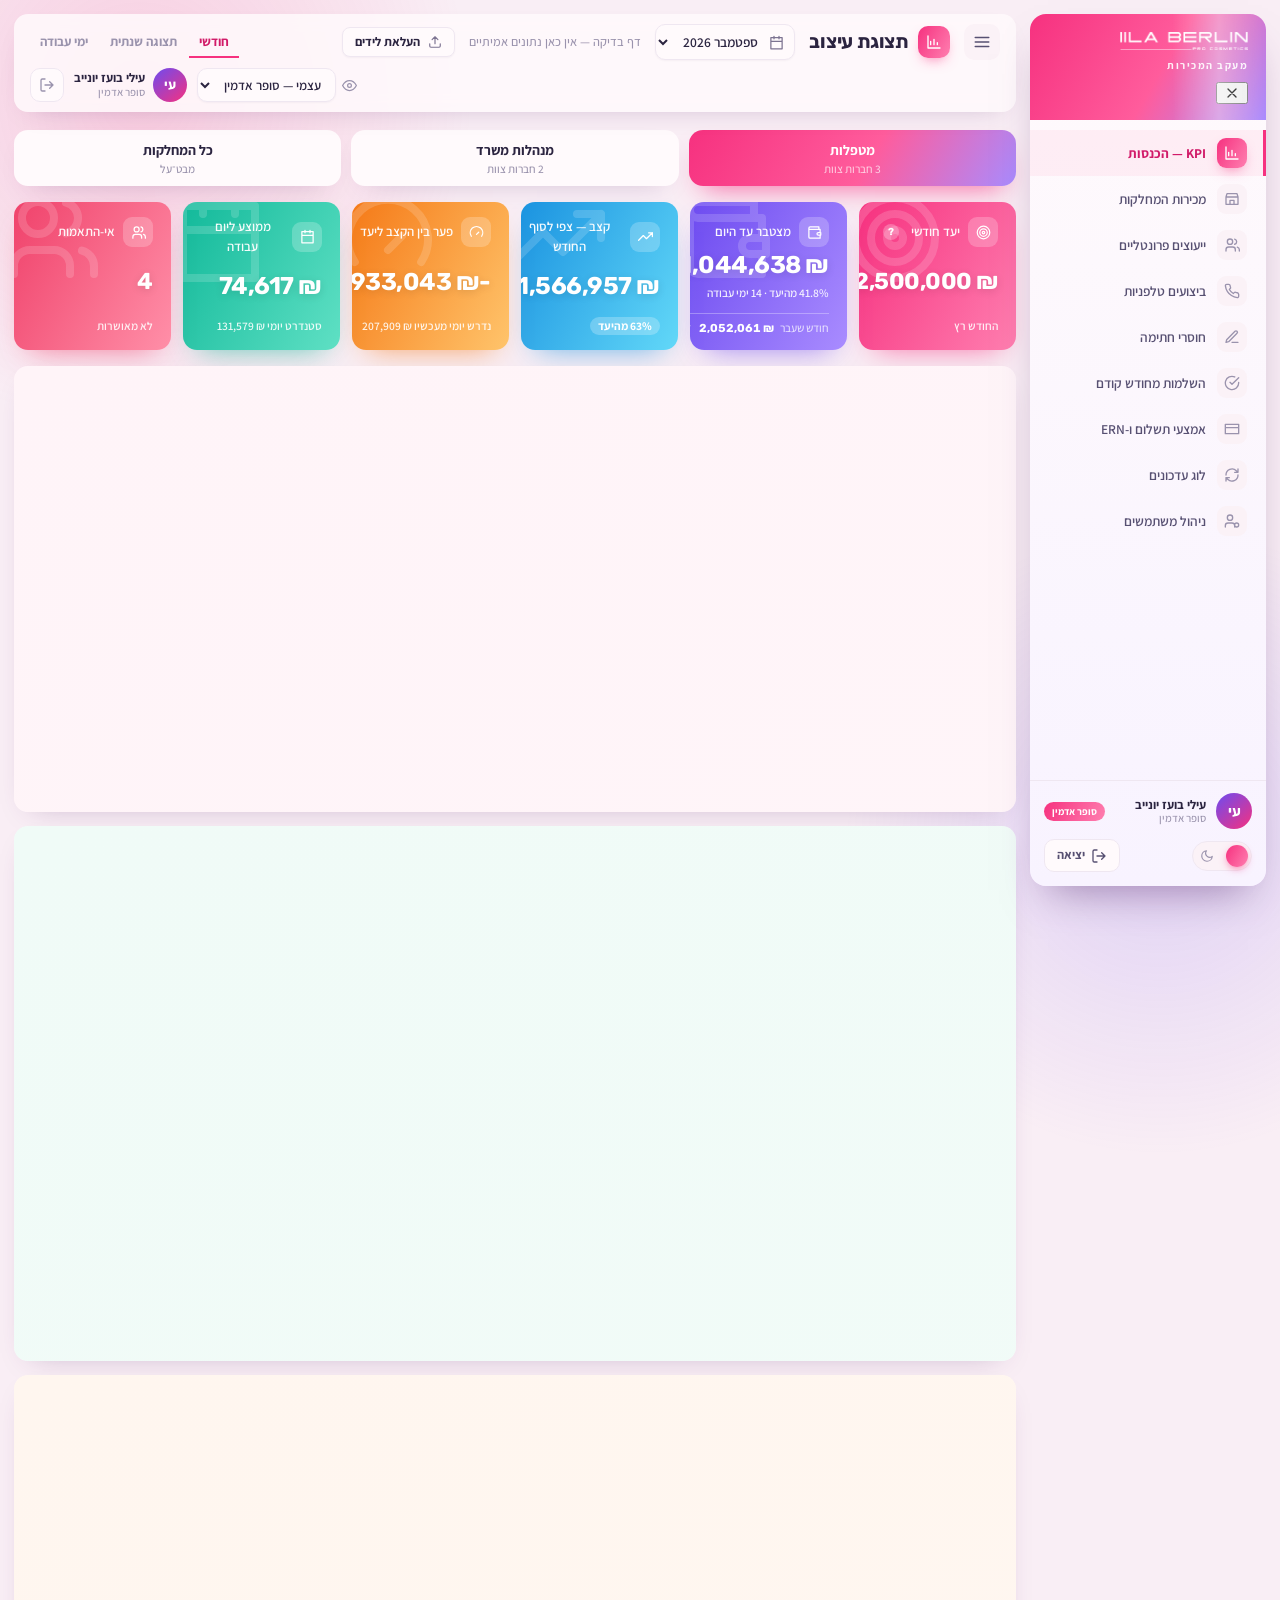
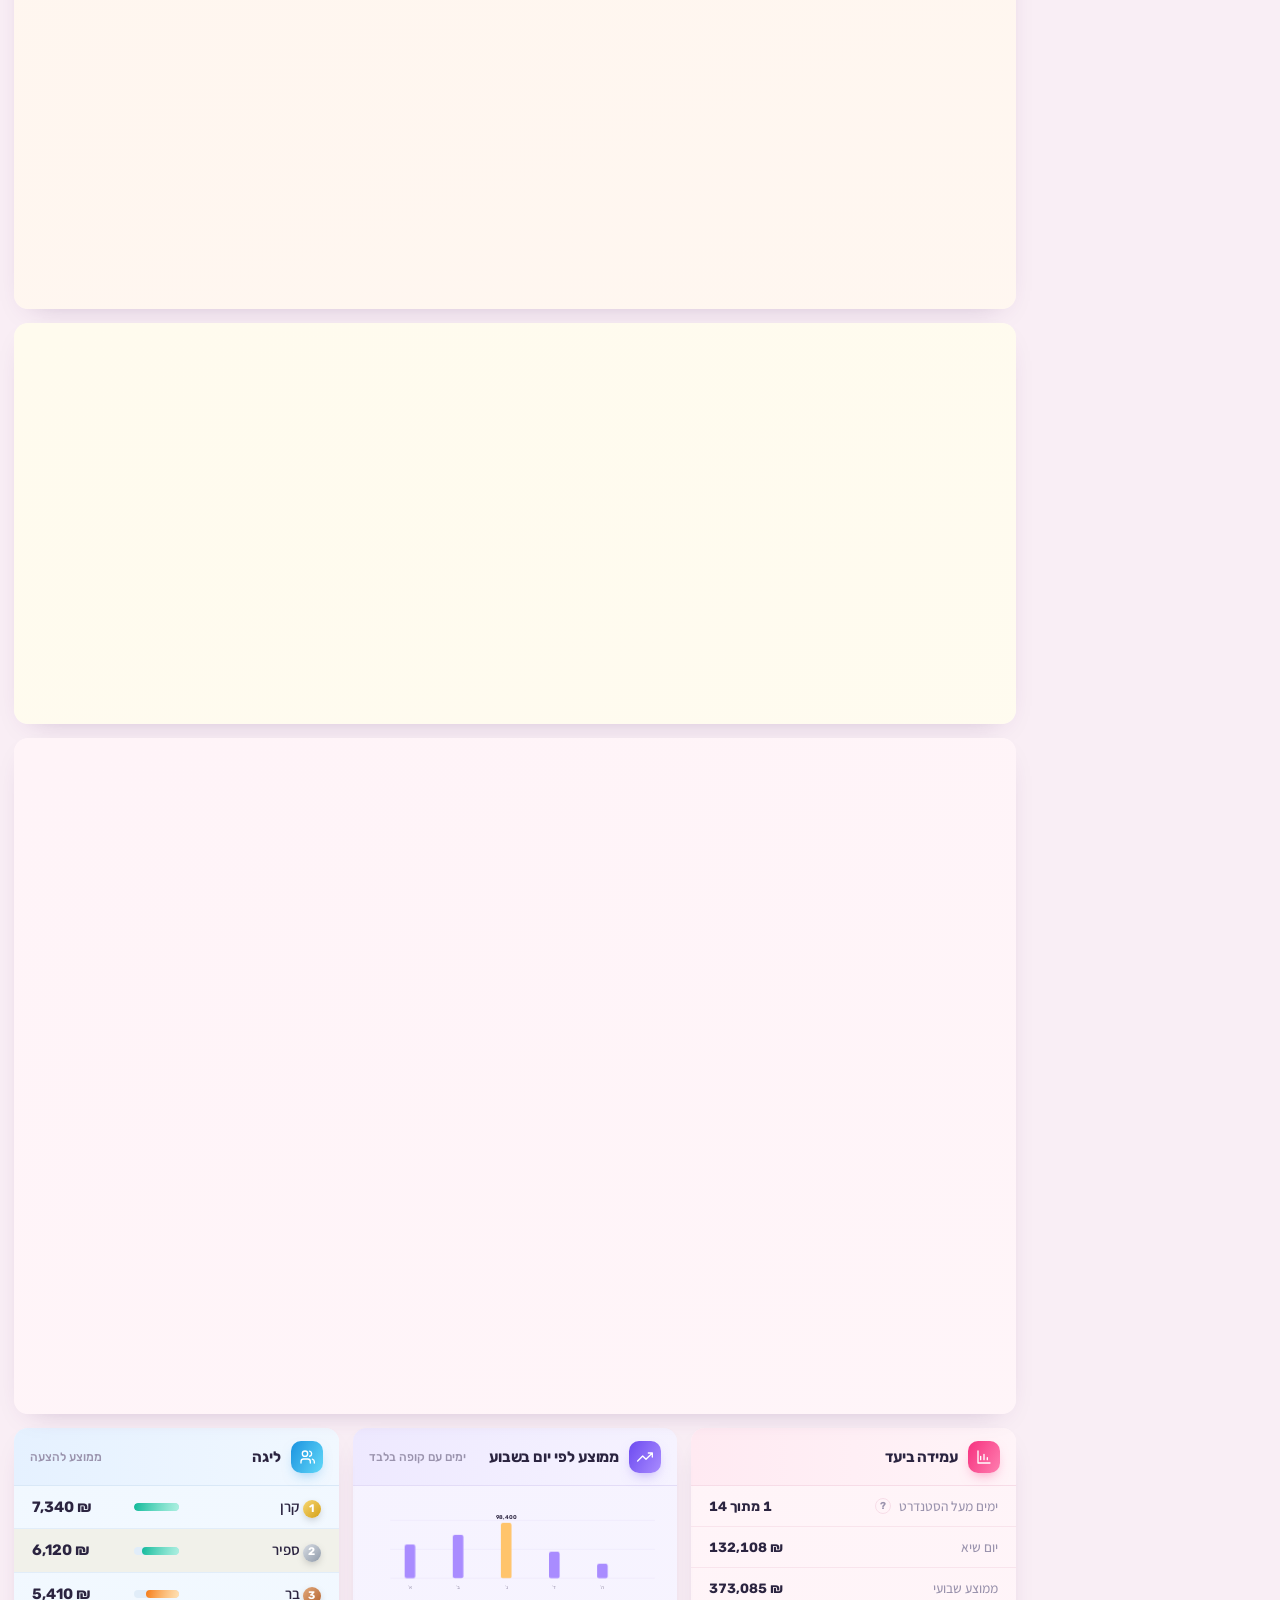
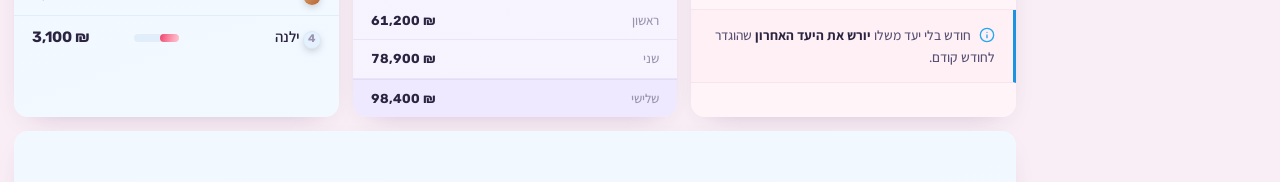
<file: style-preview.html>
<!doctype html>
<html lang="he" dir="rtl">
<head>
<meta charset="utf-8" />
<meta name="build" content="20260922204036" />
<script>try{document.documentElement.dataset.theme=localStorage.getItem("dash.theme")==="dark"?"dark":"light"}catch(e){}</script>
<meta name="viewport" content="width=device-width, initial-scale=1" />
<meta name="robots" content="noindex, nofollow" />
<link rel="icon" href="favicon.png" type="image/png" />
<title>תצוגת עיצוב</title>
<link rel="preconnect" href="https://fonts.googleapis.com" />
<link rel="preconnect" href="https://fonts.gstatic.com" crossorigin />
<link rel="stylesheet" href="https://fonts.googleapis.com/css2?family=Assistant:wght@400;600;700;800&family=Heebo:wght@400;500;600;700;800&family=Rubik:wght@400;500;600;700&display=swap" />
<link rel="stylesheet" href="assets/vendor/open-props.min.css?v=1.7.16" />
<link rel="stylesheet" href="assets/design-system.css?v=20260922b" />
</head>
<body class="has-side">
<svg id="dash-icons" aria-hidden="true" style="display:none">
<symbol id="i-chart" viewBox="0 0 24 24" fill="none" stroke="currentColor" stroke-width="2" stroke-linecap="round" stroke-linejoin="round"><path d="M3 3v18h18M7 16v-5M12 16V8M17 16v-3"/></symbol>
<symbol id="i-store" viewBox="0 0 24 24" fill="none" stroke="currentColor" stroke-width="2" stroke-linecap="round" stroke-linejoin="round"><path d="M3 9l1.5-5h15L21 9M3 9h18M3 9v11h18V9M9 20v-6h6v6"/></symbol>
<symbol id="i-users" viewBox="0 0 24 24" fill="none" stroke="currentColor" stroke-width="2" stroke-linecap="round" stroke-linejoin="round"><path d="M17 21v-2a4 4 0 0 0-4-4H7a4 4 0 0 0-4 4v2M9 11a4 4 0 1 0 0-8 4 4 0 0 0 0 8M23 21v-2a4 4 0 0 0-3-3.87M16 3.13a4 4 0 0 1 0 7.75"/></symbol>
<symbol id="i-phone" viewBox="0 0 24 24" fill="none" stroke="currentColor" stroke-width="2" stroke-linecap="round" stroke-linejoin="round"><path d="M22 16.9v3a2 2 0 0 1-2.2 2 19.8 19.8 0 0 1-8.6-3.1 19.5 19.5 0 0 1-6-6A19.8 19.8 0 0 1 2.1 4.2 2 2 0 0 1 4.1 2h3a2 2 0 0 1 2 1.7c.1.9.4 1.8.7 2.6a2 2 0 0 1-.5 2.1L8 9.7a16 16 0 0 0 6 6l1.3-1.3a2 2 0 0 1 2.1-.5c.8.3 1.7.6 2.6.7a2 2 0 0 1 1.7 2z"/></symbol>
<symbol id="i-pen" viewBox="0 0 24 24" fill="none" stroke="currentColor" stroke-width="2" stroke-linecap="round" stroke-linejoin="round"><path d="M12 20h9M16.5 3.5a2.1 2.1 0 0 1 3 3L7 19l-4 1 1-4z"/></symbol>
<symbol id="i-check" viewBox="0 0 24 24" fill="none" stroke="currentColor" stroke-width="2" stroke-linecap="round" stroke-linejoin="round"><path d="M22 11.1V12a10 10 0 1 1-5.9-9.1M22 4 12 14l-3-3"/></symbol>
<symbol id="i-card" viewBox="0 0 24 24" fill="none" stroke="currentColor" stroke-width="2" stroke-linecap="round" stroke-linejoin="round"><path d="M2 5h20v14H2zM2 10h20"/></symbol>
<symbol id="i-refresh" viewBox="0 0 24 24" fill="none" stroke="currentColor" stroke-width="2" stroke-linecap="round" stroke-linejoin="round"><path d="M21 12a9 9 0 0 1-15.5 6.3L3 16M3 12a9 9 0 0 1 15.5-6.3L21 8M21 3v5h-5M3 21v-5h5"/></symbol>
<symbol id="i-usercog" viewBox="0 0 24 24" fill="none" stroke="currentColor" stroke-width="2" stroke-linecap="round" stroke-linejoin="round"><path d="M16 21v-2a4 4 0 0 0-4-4H6a4 4 0 0 0-4 4v2M9 11a4 4 0 1 0 0-8 4 4 0 0 0 0 8M19 15a3 3 0 1 0 0 6 3 3 0 0 0 0-6"/></symbol>
<symbol id="i-sun" viewBox="0 0 24 24" fill="none" stroke="currentColor" stroke-width="2" stroke-linecap="round" stroke-linejoin="round"><path d="M12 17a5 5 0 1 0 0-10 5 5 0 0 0 0 10M12 1v2M12 21v2M4.2 4.2l1.4 1.4M18.4 18.4l1.4 1.4M1 12h2M21 12h2M4.2 19.8l1.4-1.4M18.4 5.6l1.4-1.4"/></symbol>
<symbol id="i-moon" viewBox="0 0 24 24" fill="none" stroke="currentColor" stroke-width="2" stroke-linecap="round" stroke-linejoin="round"><path d="M21 12.8A9 9 0 1 1 11.2 3a7 7 0 0 0 9.8 9.8z"/></symbol>
<symbol id="i-logout" viewBox="0 0 24 24" fill="none" stroke="currentColor" stroke-width="2" stroke-linecap="round" stroke-linejoin="round"><path d="M9 21H5a2 2 0 0 1-2-2V5a2 2 0 0 1 2-2h4M16 17l5-5-5-5M21 12H9"/></symbol>
<symbol id="i-menu" viewBox="0 0 24 24" fill="none" stroke="currentColor" stroke-width="2" stroke-linecap="round" stroke-linejoin="round"><path d="M3 6h18M3 12h18M3 18h18"/></symbol>
<symbol id="i-eye" viewBox="0 0 24 24" fill="none" stroke="currentColor" stroke-width="2" stroke-linecap="round" stroke-linejoin="round"><path d="M1 12s4-8 11-8 11 8 11 8-4 8-11 8-11-8-11-8M12 15a3 3 0 1 0 0-6 3 3 0 0 0 0 6"/></symbol>
<symbol id="i-x" viewBox="0 0 24 24" fill="none" stroke="currentColor" stroke-width="2" stroke-linecap="round" stroke-linejoin="round"><path d="M18 6 6 18M6 6l12 12"/></symbol>
</svg>
<aside class="sidebar" id="sidebar"><div class="side-brand"><a class="brand" href="#" aria-label="אילה ברלין"></a><span class="side-name">מעקב המכירות</span><button class="side-close" type="button" aria-label="סגירה"><svg class="ico " aria-hidden="true"><use href="#i-x"/></svg></button></div><nav class="side-nav"><a class="side-link active" href="#" style="--i:0"><span class="side-ico"><svg class="ico " aria-hidden="true"><use href="#i-chart"/></svg></span><span>KPI — הכנסות</span></a><a class="side-link" href="#" style="--i:1"><span class="side-ico"><svg class="ico " aria-hidden="true"><use href="#i-store"/></svg></span><span>מכירות המחלקות</span></a><a class="side-link" href="#" style="--i:2"><span class="side-ico"><svg class="ico " aria-hidden="true"><use href="#i-users"/></svg></span><span>ייעוצים פרונטליים</span></a><a class="side-link" href="#" style="--i:3"><span class="side-ico"><svg class="ico " aria-hidden="true"><use href="#i-phone"/></svg></span><span>ביצועים טלפניות</span></a><a class="side-link" href="#" style="--i:4"><span class="side-ico"><svg class="ico " aria-hidden="true"><use href="#i-pen"/></svg></span><span>חוסרי חתימה</span></a><a class="side-link" href="#" style="--i:5"><span class="side-ico"><svg class="ico " aria-hidden="true"><use href="#i-check"/></svg></span><span>השלמות מחודש קודם</span></a><a class="side-link" href="#" style="--i:6"><span class="side-ico"><svg class="ico " aria-hidden="true"><use href="#i-card"/></svg></span><span>אמצעי תשלום ו-ERN</span></a><a class="side-link" href="#" style="--i:7"><span class="side-ico"><svg class="ico " aria-hidden="true"><use href="#i-refresh"/></svg></span><span>לוג עדכונים</span></a><a class="side-link" href="#" style="--i:8"><span class="side-ico"><svg class="ico " aria-hidden="true"><use href="#i-usercog"/></svg></span><span>ניהול משתמשים</span></a></nav><div class="side-foot"><div class="side-user"><span class="avatar">עי</span><span class="who">עילי בועז יונייב<em>סופר אדמין</em></span><span class="lvl">סופר אדמין</span></div><div class="side-actions"><button class="theme-toggle" type="button" role="switch" aria-checked="false" title="מעבר לתצוגה כהה"><svg class="ico sun" aria-hidden="true"><use href="#i-sun"/></svg><svg class="ico moon" aria-hidden="true"><use href="#i-moon"/></svg><span class="knob"></span></button><button class="side-out" type="button"><svg class="ico " aria-hidden="true"><use href="#i-logout"/></svg><span>יציאה</span></button></div></div></aside><div class="side-bg"></div>
<!-- דף בדיקה ויזואלי בלבד: אין בו נתונים ואינו דורש התחברות. משמש לוודא
     שמערכת העיצוב (v3) נטענת כראוי אחרי פרסום — כל רכיב מרכזי מופיע כאן פעם אחת. -->
<header>
  <button class="menubtn" type="button" aria-label="תפריט"><svg class="ico " aria-hidden="true"><use href="#i-menu"/></svg></button>
  <a class="brand" target="_blank" rel="noopener noreferrer" aria-label="אילה ברלין — Pro Cosmetics"></a>
  <h1>תצוגת עיצוב</h1>
  <select><option>ספטמבר 2026</option></select>
  <span class="sub">דף בדיקה — אין כאן נתונים אמיתיים</span>
  <a class="btn ghost sm" href="#">העלאת לידים</a>
  <nav class="tabs">
    <button aria-selected="true">חודשי</button>
    <button aria-selected="false">תצוגה שנתית</button>
    <button aria-selected="false">ימי עבודה</button>
  </nav>
  <span class="navbox"><label class="navview-wrap" title="צפייה כתפקיד"><svg class="ico " aria-hidden="true"><use href="#i-eye"/></svg><select class="navview"><option>עצמי — סופר אדמין</option></select></label><span class="navwho"><span class="avatar">עי</span><span class="navname">עילי בועז יונייב<em>סופר אדמין</em></span></span><button class="iconbtn navout" type="button" title="יציאה"><svg class="ico " aria-hidden="true"><use href="#i-logout"/></svg></button></span>
</header>
<div class="wrap">
  <div class="dept-tabs">
    <button aria-selected="true">מטפלות<small>3 חברות צוות</small></button>
    <button aria-selected="false">מנהלות משרד<small>2 חברות צוות</small></button>
    <button aria-selected="false">כל המחלקות<small>מבט־על</small></button>
  </div>

  <div class="tiles">
    <div class="tile hero"><div class="k">יעד חודשי <button class="q" type="button">?</button></div><div class="v">₪ 2,500,000</div><div class="m">החודש רץ</div></div>
    <div class="tile"><div class="k">מצטבר עד היום</div><div class="v">₪ 1,044,638</div><div class="m">41.8% מהיעד · 14 ימי עבודה</div><div class="prevline"><span class="lbl">חודש שעבר</span><b>₪ 2,052,061</b><span class="neg">49% ▼</span></div></div>
    <div class="tile"><div class="k">קצב — צפי לסוף החודש</div><div class="v">₪ 1,566,957</div><div class="m"><span class="pill-status warn">63% מהיעד</span></div></div>
    <div class="tile neg"><div class="k">פער בין הקצב ליעד</div><div class="v">-₪ 933,043</div><div class="m">נדרש יומי מעכשיו ₪ 207,909</div></div>
    <div class="tile pos"><div class="k">ממוצע ליום עבודה</div><div class="v">₪ 74,617</div><div class="m">סטנדרט יומי ₪ 131,579</div></div>
    <div class="tile warn"><div class="k">אי-התאמות</div><div class="v small">4</div><div class="m">לא מאושרות</div></div>
  </div>

  <div class="card pastel-pink">
    <h2>הדרך ליעד <span class="note">63% מהיעד · צפי 41.8%</span></h2>
    <div class="body">
      <div class="progress"><span class="fill warn" style="width:42%"></span>
        <span class="ms" style="right:25%" data-l="25%"></span><span class="ms" style="right:50%" data-l="50%"></span><span class="ms" style="right:75%" data-l="75%"></span>
        <span class="flag" style="right:42%">42% · ₪ 1,044,638</span>
      </div>
      <div class="row" style="margin-top:22px">
        <span class="chip lemon">🏅 יום שיא: 17/9 · ₪ 132,108</span>
        <span class="chip good">✓ 1 ימים מעל הסטנדרט</span>
        <span class="spacer"></span>
        <span class="sub">נשארו 7 ימי עבודה</span>
        <span class="chip need neg">צריך <b>₪ 207,909</b> ביום</span>
      </div>
    </div>
  </div>

  <div class="card">
    <h2>קצב מול היעד — יום אחרי יום <span class="note">מצטבר בפועל לעומת מה שנדרש עד אותו יום</span></h2>
    <div class="chartwrap">
      <svg viewBox="0 0 900 260" role="img" aria-label="דוגמת גרף">
        <line class="gridline" x1="60" x2="880" y1="40" y2="40"/><line class="gridline" x1="60" x2="880" y1="95" y2="95"/>
        <line class="gridline" x1="60" x2="880" y1="150" y2="150"/><line class="gridline" x1="60" x2="880" y1="205" y2="205"/>
        <text class="axis" x="50" y="44" text-anchor="end">2.5M</text><text class="axis" x="50" y="99" text-anchor="end">1.9M</text>
        <text class="axis" x="50" y="154" text-anchor="end">1.3M</text><text class="axis" x="50" y="209" text-anchor="end">625K</text>
        <path class="area" d="M60,205 L200,190 L340,170 L480,150 L620,130 L760,110 L880,95 L880,240 L60,240 Z" fill="var(--c1)"/>
        <path class="line dashed" d="M60,205 L200,175 L340,145 L480,115 L620,85 L760,60 L880,40" stroke="var(--c3)"/>
        <path class="line" d="M60,205 L200,190 L340,170 L480,150 L620,130 L760,110 L880,95" stroke="var(--c1)"/>
        <circle class="dot" cx="880" cy="95" r="4" style="fill:var(--c1)"/>
        <text class="val pt" x="880" y="84" text-anchor="middle">1,044,638</text>
        <text class="axis" x="60" y="232" text-anchor="middle">1/9</text><text class="axis" x="340" y="232" text-anchor="middle">8/9</text>
        <text class="axis" x="620" y="232" text-anchor="middle">15/9</text><text class="axis" x="880" y="232" text-anchor="middle">20/9</text>
      </svg>
      <div class="chart-callout warn"><b>63% מהנדרש עד היום</b><span>₪ 1,044,638 מתוך ₪ 1,666,667 · 18/9</span></div>
    </div>
    <div class="chart-legend"><span><span class="sw" style="background:var(--c1)"></span>מצטבר בפועל</span><span><span class="sw" style="background:var(--c3)"></span>נדרש עד אותו יום</span></div>
  </div>

  <div class="card">
    <h2>מעקב יומי — הכנסות מול יעד <span class="note">ירוק = מעל הנדרש · אדום = פחות מחצי מהנדרש</span></h2>
    <div class="scroll"><table id="grid">
      <thead><tr><th>מדד</th><th><div>ראשון</div><div class="metric">14/9</div></th><th><div>שני</div><div class="metric">15/9</div></th><th><div>שלישי</div><div class="metric">16/9</div></th><th class="today"><div>רביעי</div><div class="metric">17/9</div></th></tr></thead>
      <tbody>
        <tr class="hero"><td>קופה יומית</td><td class="num bad">₪ 48,210</td><td class="num">₪ 91,004</td><td class="num ok">₪ 140,900</td><td class="num ok">₪ 132,108</td></tr>
        <tr class="hero"><td>קופה מצטבר</td><td class="num bad">₪ 680,412</td><td class="num bad">₪ 771,416</td><td class="num bad">₪ 912,316</td><td class="num bad">₪ 1,044,638</td></tr>
        <tr><td>זיכויים</td><td class="num dash">—</td><td class="num neg">-₪ 2,400</td><td class="num dash">—</td><td class="num dash">—</td></tr>
        <tr class="hero"><td>קצב חודשי (צפי)</td><td class="num bad">₪ 1,480,000</td><td class="num bad">₪ 1,501,200</td><td class="num bad">₪ 1,545,800</td><td class="num bad">₪ 1,566,957</td></tr>
      </tbody>
    </table></div>
  </div>

  <div class="card pastel-lemon">
    <h2>המקומות הראשונים <span class="note">לפי ממוצע שולם להצעה</span></h2>
    <div class="podium">
      <div class="p p2 cup"><span class="cup">🏆</span><div class="nm">ספיר סולומון</div><div class="vl">₪ 6,120</div><div class="sb">113% מהיעד</div></div>
      <div class="p p1 cup"><span class="cup">🏆</span><div class="nm">קרן גרפמאייר</div><div class="vl">₪ 7,340</div><div class="sb">136% מהיעד</div></div>
      <div class="p p3 cup"><span class="cup">🏆</span><div class="nm">בר שרעבי</div><div class="vl">₪ 5,410</div><div class="sb">100% מהיעד</div></div>
    </div>
  </div>

  <div class="card">
    <h2>דוגמת טבלה <span class="note">צבעים, מדים ופסי נתונים</span></h2>
    <div class="filterbar">
      <span class="search-field"><svg class="ico" viewBox="0 0 24 24" fill="none" stroke="currentColor" stroke-width="2"><circle cx="11" cy="11" r="7"/><path d="m20 20-3.5-3.5"/></svg><input type="search" placeholder="שם, אימייל, מחלקה…"></span>
      <select><option>כל התפקידים</option></select>
      <label class="toggle"><input type="checkbox" checked> רק פעילות</label>
      <span class="count">4 שורות</span>
    </div>
    <div class="scroll"><table class="rank-first">
      <thead><tr><th>#</th><th>שם</th><th>שולם עד כה</th><th class="hl">ממוצע להצעה</th><th>עמידה ביעד</th><th>פעולות</th></tr></thead>
      <tbody>
        <tr><td><span class="rank cup r1"><span class="cup">🏆</span></span></td><td>קרן גרפמאייר</td><td class="num"><span class="databar accent" style="--w:96%"><span>₪ 214,000</span></span></td><td class="num hl"><b>₪ 7,340</b></td><td><div class="meter"><span class="track"><span class="fill pos" style="width:100%"></span></span><span class="pct">136%</span></div></td><td class="act"><button class="btn ghost xs">עריכה</button></td></tr>
        <tr class="me"><td><span class="rank cup r2"><span class="cup">🏆</span></span></td><td>ספיר סולומון <span class="chip lemon">אני</span></td><td class="num"><span class="databar accent" style="--w:74%"><span>₪ 164,800</span></span></td><td class="num hl"><b>₪ 6,120</b></td><td><div class="meter"><span class="track"><span class="fill pos" style="width:100%"></span></span><span class="pct">113%</span></div></td><td class="act"><button class="btn ghost xs">עריכה</button></td></tr>
        <tr><td><span class="rank cup r3"><span class="cup">🏆</span></span></td><td>בר שרעבי</td><td class="num"><span class="databar accent" style="--w:52%"><span>₪ 116,900</span></span></td><td class="num hl"><b>₪ 5,410</b></td><td><div class="meter"><span class="track"><span class="fill warn" style="width:100%"></span></span><span class="pct">100%</span></div></td><td class="act"><button class="btn ghost xs">עריכה</button></td></tr>
        <tr class="muted"><td><span class="rank rn"><span class="n">4</span></span></td><td>ילנה קריסטיצ׳נקו <span class="chip">לא בסיכום</span></td><td class="num">₪ 41,200</td><td class="num hl"><b>₪ 3,100</b></td><td><div class="meter"><span class="track"><span class="fill neg" style="width:57%"></span></span><span class="pct">57%</span></div></td><td class="act"><button class="btn ghost xs">עריכה</button></td></tr>
        <tr class="total"><td></td><td>מסכם</td><td class="num">₪ 536,900</td><td class="num hl"><b>₪ 5,842</b></td><td></td><td></td></tr>
      </tbody>
    </table></div>
  </div>

  <div class="cols">
    <div class="card">
      <h2>עמידה ביעד</h2>
      <div class="kv"><span class="lbl">ימים מעל הסטנדרט <button class="q" type="button">?</button></span><span class="val">1 מתוך 14</span></div>
      <div class="kv"><span class="lbl">יום שיא</span><span class="val">₪ 132,108</span></div>
      <div class="kv"><span class="lbl">ממוצע שבועי</span><span class="val">₪ 373,085</span></div>
      <div class="info">חודש בלי יעד משלו <b>יורש את היעד האחרון</b> שהוגדר לחודש קודם.</div>
    </div>
    <div class="card">
      <h2>ממוצע לפי יום בשבוע <span class="note">ימים עם קופה בלבד</span></h2>
      <div class="chartwrap" style="padding-bottom:0">
        <svg viewBox="0 0 600 200">
          <line class="gridline" x1="40" x2="590" y1="30" y2="30"/><line class="gridline" x1="40" x2="590" y1="90" y2="90"/><line class="gridline" x1="40" x2="590" y1="150" y2="150"/>
          <rect class="bar" x="70" y="80" width="22" height="70" rx="4"/><rect class="bar" x="170" y="60" width="22" height="90" rx="4"/>
          <rect class="bar sel" x="270" y="35" width="22" height="115" rx="4"/><rect class="bar" x="370" y="95" width="22" height="55" rx="4"/>
          <rect class="bar" x="470" y="120" width="22" height="30" rx="4"/>
          <text class="val" x="281" y="27" text-anchor="middle">98,400</text>
          <text class="axis" x="81" y="172" text-anchor="middle">א׳</text><text class="axis" x="181" y="172" text-anchor="middle">ב׳</text><text class="axis" x="281" y="172" text-anchor="middle">ג׳</text><text class="axis" x="381" y="172" text-anchor="middle">ד׳</text><text class="axis" x="481" y="172" text-anchor="middle">ה׳</text>
        </svg>
      </div>
      <table class="mini"><tbody>
        <tr><td>ראשון</td><td>₪ 61,200</td></tr><tr><td>שני</td><td>₪ 78,900</td></tr><tr class="rowband"><td>שלישי</td><td>₪ 98,400</td></tr>
      </tbody></table>
    </div>
    <div class="card">
      <h2>ליגה <span class="note">ממוצע להצעה</span></h2>
      <div class="leader"><span class="nm"><span class="rank r1"><span class="n">1</span></span> קרן</span><span class="bar"><i class="pos" style="--w:100%"></i></span><span class="vl">₪ 7,340</span></div>
      <div class="leader me"><span class="nm"><span class="rank r2"><span class="n">2</span></span> ספיר</span><span class="bar"><i class="pos" style="--w:83%"></i></span><span class="vl">₪ 6,120</span></div>
      <div class="leader"><span class="nm"><span class="rank r3"><span class="n">3</span></span> בר</span><span class="bar"><i class="warn" style="--w:74%"></i></span><span class="vl">₪ 5,410</span></div>
      <div class="leader"><span class="nm"><span class="rank rn"><span class="n">4</span></span> ילנה</span><span class="bar"><i class="neg" style="--w:42%"></i></span><span class="vl">₪ 3,100</span></div>
    </div>
  </div>

  <div class="card">
    <h2>לוח החודש — קופה יומית ומצטבר <span class="note">ספטמבר 2026</span></h2>
    <div class="calgrid">
      <div class="hdr"><span>א׳</span><span>ב׳</span><span>ג׳</span><span>ד׳</span><span>ה׳</span><span>ו׳</span><span>ש׳</span></div>
      <div class="days">
        <div class="day pad"></div><div class="day pad"></div>
        <div class="day kpi ok"><span class="d">1</span><span class="n1 ok">₪ 140,900</span><span class="n2">₪ 140,900</span></div>
        <div class="day kpi bad"><span class="d">2</span><span class="n1 bad">₪ 48,210</span><span class="n2">₪ 189,110</span></div>
        <div class="day kpi"><span class="d">3</span><span class="n1">₪ 91,004</span><span class="n2">₪ 280,114</span><span class="cr">זיכוי ₪ 2,400</span></div>
        <div class="day kpi empty"><span class="d">4</span></div>
        <div class="day kpi empty"><span class="d">5</span></div>
        <div class="day kpi ok today"><span class="d">6</span><span class="n1 ok">₪ 132,108</span><span class="n2">₪ 412,222</span></div>
        <div class="day full"><span class="d">7</span><span class="s">יום מלא</span></div>
        <div class="day half"><span class="d">8</span><span class="s">חצי יום</span></div>
        <div class="day closed"><span class="d">9</span><span class="s">סגור</span></div>
        <div class="day off"><span class="d">10</span><span class="s">שבת</span></div>
      </div>
      <div class="legend"><span class="lg ok">מעל הנדרש</span><span class="lg bad">פחות מחצי</span><span class="lg cr">זיכוי</span></div>
    </div>
  </div>

  <div class="cols two">
    <div class="card pastel-mint"><h2>כפתורים</h2><div class="body" style="display:flex;gap:8px;flex-wrap:wrap;align-items:center">
      <button class="btn">ראשי</button><button class="btn soft">משני</button><button class="btn ghost">שקוף</button>
      <button class="btn good sm">אישור ✓</button><button class="btn bad sm">דחייה ✗</button><button class="btn warn sm">שים לב</button>
      <button class="btn" disabled>מושבת</button>
      <span class="vx"><button class="v on">V</button><button class="x">X</button></span>
      <button class="iconbtn on">✓</button><button class="iconbtn off">✗</button><button class="iconbtn">✎</button>
      <input class="editnum" value="2,500,000">
    </div></div>
    <div class="card pastel-lavender"><h2>תוויות ומצבים</h2><div class="body" style="display:flex;gap:8px;flex-wrap:wrap;align-items:center">
      <span class="chip accent">סופר אדמין</span><span class="chip lavender">מנהל/ת</span><span class="chip mint">חבר/ת צוות</span>
      <span class="chip good">✓ ויתור</span><span class="chip warn">⏳ ממתינה</span><span class="chip bad">✗ לא מאושרת</span><span class="chip sky">2 כתובות</span>
      <span class="pill-status pos">112%</span><span class="pill-status warn">84%</span><span class="pill-status neg">57%</span>
      <span class="dot pos"></span><span class="dot warn"></span><span class="dot neg"></span>
      <span class="badge-new">חדש</span>
    </div>
    <div class="err">שגיאת טעינה: דוגמה להודעת שגיאה</div>
    <div class="info mgr">הודעת מנהל/ת — <b>מודגש</b> ורגיל.</div>
    <div class="info todo">משימה פתוחה — לטפל עד סוף השבוע.</div>
    <div class="load">טוען…</div>
    </div>
  </div>

  <div class="cols two">
    <div class="card"><h2>יחס המרה</h2><div class="big-pct"><div class="ring" style="--p:64;--ring-c:var(--c2)"><b>64%</b></div><div class="lbl">לידים → פגישה</div><div class="sb">118 מתוך 184 לידים</div></div></div>
    <div class="card"><h2>שרשור הערות</h2>
      <div class="thread">
        <div class="msg request"><div class="who">קרן · 18/9 10:12</div><div class="txt">הלקוחה חתמה בטלפון, מבקשת ויתור.</div></div>
        <div class="msg reply"><div class="who">ענבר · 18/9 11:40</div><div class="txt">בסדר, מאשרת.</div></div>
        <div class="msg decision resolved-approved">✓ ויתור אושר</div>
      </div>
      <div class="compose"><textarea placeholder="הערה חדשה…"></textarea><button class="btn sm">שליחה</button></div>
    </div>
  </div>
  <div class="foot">14 ימי פעילות · יעד ₪ 2,500,000 · המספרים נמשכים ישירות מ-Supabase.</div>
</div>
<script>
(function(){
  var b=document.body;
  document.querySelector('.menubtn').addEventListener('click',function(){b.classList.toggle('side-open')});
  document.querySelector('.side-bg').addEventListener('click',function(){b.classList.remove('side-open')});
  document.querySelector('.side-close').addEventListener('click',function(){b.classList.remove('side-open')});
  document.querySelector('.theme-toggle').addEventListener('click',function(){
    var d=document.documentElement.dataset.theme==='dark'?'light':'dark';
    document.documentElement.dataset.theme=d; this.setAttribute('aria-checked',d==='dark');
    try{localStorage.setItem('dash.theme',d)}catch(e){}
    document.documentElement.classList.add('theme-anim'); setTimeout(function(){document.documentElement.classList.remove('theme-anim')},700);
  });
  if(document.documentElement.dataset.theme==='dark') document.querySelector('.theme-toggle').setAttribute('aria-checked','true');
})();
</script>
</body>
</html>
</file>
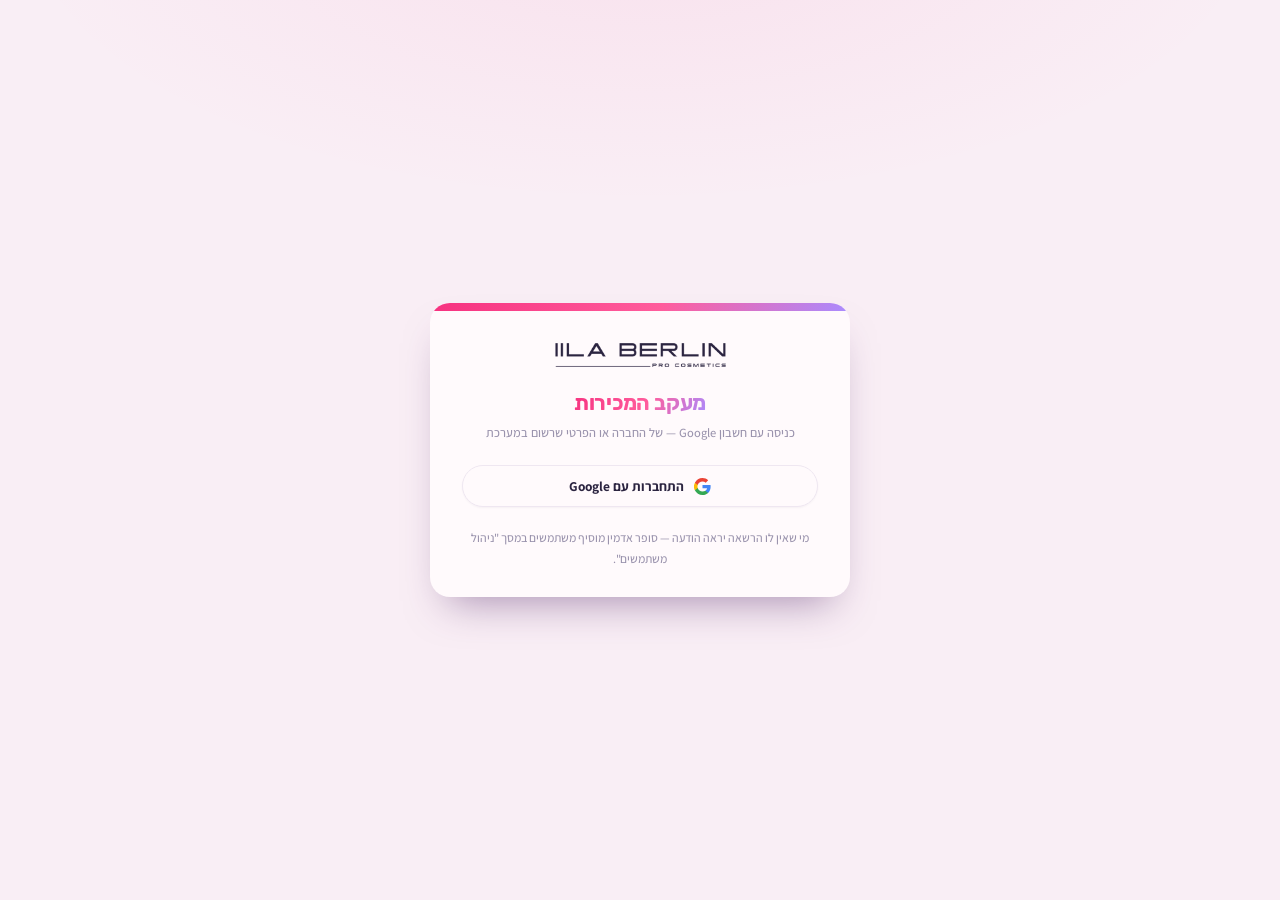
<file: sync-log.html>
<!doctype html>
<html lang="he" dir="rtl">
<head>
<meta charset="utf-8" />
<meta name="build" content="20260922204036" />
<script>try{document.documentElement.dataset.theme=localStorage.getItem("dash.theme")==="dark"?"dark":"light"}catch(e){}</script>
<meta name="viewport" content="width=device-width, initial-scale=1" />
<meta name="robots" content="noindex, nofollow" />
<link rel="icon" href="favicon.png" type="image/png" />
<title>לוג עדכונים · מעקב המכירות</title>
<link rel="preconnect" href="https://fonts.googleapis.com" />
<link rel="preconnect" href="https://fonts.gstatic.com" crossorigin />
<link rel="stylesheet" href="https://fonts.googleapis.com/css2?family=Assistant:wght@400;600;700;800&family=Heebo:wght@400;500;600;700;800&family=Rubik:wght@400;500;600;700&display=swap" />
<link rel="stylesheet" href="assets/vendor/open-props.min.css?v=1.7.16" />
<link rel="stylesheet" href="assets/design-system.css?v=20260922b" />
</head>
<body class="has-side">
<header>
  <a class="brand" target="_blank" rel="noopener noreferrer" aria-label="אילה ברלין — Pro Cosmetics"></a>
  <h1>לוג עדכונים</h1>
  <select id="range" title="טווח">
    <option value="7">7 ימים אחרונים</option>
    <option value="30" selected>30 ימים אחרונים</option>
    <option value="90">90 ימים אחרונים</option>
    <option value="3650">הכול</option>
  </select>
  <span class="sub" id="asof"></span>
  <nav class="tabs" id="tabs">
    <button data-tab="status" aria-selected="true">מצב אחרון</button>
    <button data-tab="runs"   aria-selected="false">ריצות</button>
    <button data-tab="detail" aria-selected="false">לפי דוח</button>
  </nav>
</header>

<div class="wrap">
  <!-- ================= מצב אחרון ================= -->
  <section id="tab-status">
    <div class="tiles" id="tiles"></div>
    <div class="card">
      <h2>העדכון האחרון של כל דוח <span class="note" id="statusNote"></span></h2>
      <div class="info">
        <b>הצלחה</b> — הסקריפט סיים והנתונים נכתבו.
        <b>הצלחה חלקית</b> — נכתב, אבל היה משהו ששווה מבט: אזהרה בפלט, ניסיון חוזר,
        או אפס שורות.
        <b>כישלון</b> — הסקריפט לא סיים; הנתונים של אותו דוח נשארו כפי שהיו,
        ולא נמחק דבר.
      </div>
      <div class="err hidden" id="statusErr"></div>
      <div class="scroll"><table id="statusGrid"><thead></thead><tbody></tbody></table></div>
    </div>
    <div class="foot" id="foot"></div>
  </section>

  <!-- ================= ריצות ================= -->
  <section id="tab-runs" class="hidden">
    <div class="card">
      <h2>ריצות <span class="note" id="runsNote"></span></h2>
      <div class="info">לחיצה על שורה פותחת את פירוט הדוחות של אותה ריצה.</div>
      <div class="err hidden" id="runsErr"></div>
      <div class="scroll"><table id="runsGrid"><thead></thead><tbody></tbody></table></div>
    </div>
  </section>

  <!-- ================= לפי דוח ================= -->
  <section id="tab-detail" class="hidden">
    <div class="card">
      <h2>כל השורות בלוג <span class="note" id="detailNote"></span></h2>
      <div class="info">
        שורה לכל דוח בכל ריצה. לחיצה פותחת את השגיאה, האזהרות וסוף הפלט של הסקריפט.
        <span id="filters" style="display:inline-flex;gap:8px;margin-inline-start:12px">
          <select id="fReport" title="דוח"><option value="">כל הדוחות</option></select>
          <select id="fStatus" title="סטטוס">
            <option value="">כל הסטטוסים</option>
            <option value="failed">כישלון</option>
            <option value="partial">הצלחה חלקית</option>
            <option value="success">הצלחה</option>
            <option value="skipped">דולג</option>
          </select>
        </span>
      </div>
      <div class="err hidden" id="detailErr"></div>
      <div class="scroll"><table id="detailGrid"><thead></thead><tbody></tbody></table></div>
    </div>
  </section>
</div>

<script src="js/auth-config.js?v=20260918y"></script>
<script src="js/auth.js?v=20260921m"></script>
<script src="js/nav.js?v=20260922a"></script>
<script src="js/sync-log-config.js?v=20260918y"></script>
<script>
const C = window.SYNCLOG_CONFIG;
let TOKEN = (window.APP_AUTH && APP_AUTH.accessToken) || null;
let RANGE = 30;

function authHeaders(){ const k=C.SUPABASE_ANON_KEY; return {apikey:k, Authorization:`Bearer ${TOKEN||k}`}; }
async function rest(path, opts={}){
  const r = await fetch(`${C.SUPABASE_URL}/rest/v1/${path}`,
    {...opts, headers:{...authHeaders(),'Content-Type':'application/json',...(opts.headers||{})}});
  if(!r.ok) throw new Error(`${r.status} ${(await r.text()).slice(0,160)}`);
  return r.status===204 ? null : r.json();
}
const esc = s => String(s??'').replace(/[&<>"]/g,c=>({'&':'&amp;','<':'&lt;','>':'&gt;','"':'&quot;'}[c]));

const ST = {
  success: ['הצלחה',        'pos'],
  partial: ['הצלחה חלקית',  'warn'],
  failed:  ['כישלון',       'neg'],
  skipped: ['דולג',         'dash'],
  never:   ['לא רץ',        'dash'],
  running: ['בריצה',        'dash'],
};
// אין מחלקת "אזהרה" בגיליון הסגנונות המשותף, ואסור להוסיף לו. הצבע נלקח
// מאותו טוקן עיצוב (--warn-ink) שכל שאר הדוחות משתמשים בו.
function badge(s){
  const [txt, cls] = ST[s] || [s, 'dash'];
  if(cls==='warn') return `<span style="color:var(--warn-ink);font-weight:700">${esc(txt)}</span>`;
  return `<span class="${cls}">${esc(txt)}</span>`;
}

const pad = n => String(n).padStart(2,'0');
function dt(iso){ if(!iso) return '—'; const d=new Date(iso);
  return `${pad(d.getDate())}/${pad(d.getMonth()+1)}/${d.getFullYear()} ${pad(d.getHours())}:${pad(d.getMinutes())}`; }
function day(iso){ if(!iso) return '—'; const d=new Date(iso+'T00:00:00');
  return `${pad(d.getDate())}/${pad(d.getMonth()+1)}/${d.getFullYear()}`; }
function dur(sec){ if(sec==null) return '—'; const s=Number(sec);
  return s<60 ? `${s} ש׳` : `${Math.floor(s/60)}:${pad(s%60)} דק׳`; }
function span(f,t){ if(!f&&!t) return '—'; return `${day(f)} – ${day(t)}`; }
function ago(iso){
  if(!iso) return 'מעולם';
  const h = (Date.now()-new Date(iso).getTime())/36e5;
  if(h < 1)  return 'לפני פחות משעה';
  if(h < 24) return `לפני ${Math.floor(h)} שעות`;
  return `לפני ${Math.floor(h/24)} ימים`;
}
function since(){ const d=new Date(); d.setDate(d.getDate()-RANGE);
  return `${d.getFullYear()}-${pad(d.getMonth()+1)}-${pad(d.getDate())}`; }

function showErr(id, e){
  const el=document.getElementById(id);
  el.classList.remove('hidden');
  el.textContent = 'טעינה נכשלה: ' + (e && e.message ? e.message : e);
}

// ------------------------------------------------------------------ מצב אחרון
async function renderStatus(){
  const err=document.getElementById('statusErr'); err.classList.add('hidden');
  let rows;
  try { rows = await rest('sync_last_status?order=sort'); }
  catch(e){ return showErr('statusErr', e); }

  document.getElementById('tiles').innerHTML = rows.map(r=>{
    const [txt] = ST[r.status] || [r.status];
    const color = r.status==='success' ? 'var(--good-ink)'
                : r.status==='partial' ? 'var(--warn-ink)'
                : r.status==='failed'  ? 'var(--bad-ink)' : 'var(--muted)';
    return `<div class="tile"><div class="k">${esc(r.title)}</div>` +
           `<div class="v small" style="color:${color}">${esc(txt)}</div>` +
           `<div class="m">${esc(ago(r.finished_at||r.started_at))}</div></div>`;
  }).join('');

  const el=document.getElementById('statusGrid');
  el.querySelector('thead').innerHTML =
    '<tr><th>דוח</th><th>סטטוס</th><th>מתי</th><th>טווח שנטען</th>' +
    '<th>שורות</th><th>משך</th><th>הערה</th></tr>';
  el.querySelector('tbody').innerHTML = rows.map(r=>{
    const note = r.error_message || (r.warnings && r.warnings[0]) || '';
    return `<tr><th>${esc(r.title)}${r.has_script?'':' <span class="sub">(אין משיכה)</span>'}</th>` +
      `<td>${badge(r.status)}</td><td>${esc(dt(r.finished_at||r.started_at))}</td>` +
      `<td class="sub">${esc(span(r.period_from,r.period_to))}</td>` +
      `<td class="num">${r.rows_written==null?'—':r.rows_written}</td>` +
      `<td class="sub">${esc(dur(r.duration_sec))}</td>` +
      `<td class="sub">${esc(note.slice(0,140))}</td></tr>`;
  }).join('');

  const bad = rows.filter(r=>r.status==='failed').length;
  const part = rows.filter(r=>r.status==='partial').length;
  document.getElementById('statusNote').textContent =
    bad ? `${bad} דוחות בכישלון` : (part ? `${part} דוחות בהצלחה חלקית` : 'הכול תקין');
  const last = rows.map(r=>r.finished_at).filter(Boolean).sort().pop();
  document.getElementById('asof').textContent = last ? `עודכן ${dt(last)}` : 'טרם רצה ריצה';
  document.getElementById('foot').textContent =
    'הריצה היומית מופעלת מ-אוטומציה\\run_all.cmd ומכסה את החודש הנוכחי ואת החודש הקודם. ' +
    'ריצה שלא הצליחה להעלות את הלוג נשמרת מקומית ומועלית בריצה הבאה.';
}

// --------------------------------------------------------------------- ריצות
async function renderRuns(){
  document.getElementById('runsErr').classList.add('hidden');
  let rows;
  try { rows = await rest(`sync_runs?run_date=gte.${since()}&order=started_at.desc&limit=400`); }
  catch(e){ return showErr('runsErr', e); }

  const el=document.getElementById('runsGrid');
  el.querySelector('thead').innerHTML =
    '<tr><th>התחלה</th><th>סטטוס</th><th>הצלחה</th><th>חלקית</th><th>כישלון</th>' +
    '<th>דולג</th><th>משך</th><th>מקור</th><th>מחשב</th></tr>';
  el.querySelector('tbody').innerHTML = rows.map(r=>
    `<tr data-run="${esc(r.run_key)}" style="cursor:pointer">` +
    `<th>${esc(dt(r.started_at))}</th><td>${badge(r.status)}</td>` +
    `<td class="num">${r.n_success}</td><td class="num">${r.n_partial}</td>` +
    `<td class="num">${r.n_failed}</td><td class="num">${r.n_skipped}</td>` +
    `<td class="sub">${esc(dur(r.duration_sec))}</td>` +
    `<td class="sub">${r.trigger==='schedule'?'מתוזמן':'ידני'}</td>` +
    `<td class="sub">${esc(r.host||'')}</td></tr>`).join('')
    || '<tr><td colspan="9" class="load">אין ריצות בטווח שנבחר</td></tr>';
  document.getElementById('runsNote').textContent = `${rows.length} ריצות`;
}

document.getElementById('runsGrid').addEventListener('click', async e=>{
  const tr = e.target.closest('tr[data-run]'); if(!tr) return;
  const next = tr.nextElementSibling;
  if(next && next.classList.contains('expanded')){ next.remove(); return; }
  let rows=[];
  try { rows = await rest(
    `sync_report_runs?run_key=eq.${encodeURIComponent(tr.dataset.run)}&order=sort`); }
  catch(err){ return showErr('runsErr', err); }
  const html = rows.map(r=>
    `<div class="kv"><span class="lbl">${esc(r.report_title)}</span>` +
    `<span class="val">${badge(r.status)} · ${esc(dur(r.duration_sec))}` +
    `${r.rows_written==null?'':' · '+r.rows_written+' שורות'}` +
    `${r.error_message?' · '+esc(r.error_message.slice(0,120)):''}</span></div>`).join('');
  const det = document.createElement('tr');
  det.className='expanded';
  det.innerHTML = `<td colspan="9">${html || '<div class="load">אין שורות</div>'}</td>`;
  tr.after(det);
});

// -------------------------------------------------------------------- לפי דוח
async function renderDetail(){
  document.getElementById('detailErr').classList.add('hidden');
  const rep = document.getElementById('fReport').value;
  const st  = document.getElementById('fStatus').value;
  let q = `sync_report_runs?run_date=gte.${since()}&order=started_at.desc&limit=1000`;
  if(rep) q += `&report_key=eq.${encodeURIComponent(rep)}`;
  if(st)  q += `&status=eq.${encodeURIComponent(st)}`;

  let rows;
  try { rows = await rest(q); }
  catch(e){ return showErr('detailErr', e); }

  const el=document.getElementById('detailGrid');
  el.querySelector('thead').innerHTML =
    '<tr><th>תאריך</th><th>דוח</th><th>סטטוס</th><th>טווח</th><th>שורות</th>' +
    '<th>משך</th><th>ניסיונות</th><th>שגיאה</th></tr>';
  el.querySelector('tbody').innerHTML = rows.map((r,i)=>
    `<tr data-i="${i}" style="cursor:pointer"><th>${esc(dt(r.started_at))}</th>` +
    `<td>${esc(r.report_title)}</td><td>${badge(r.status)}</td>` +
    `<td class="sub">${esc(span(r.period_from,r.period_to))}</td>` +
    `<td class="num">${r.rows_written==null?'—':r.rows_written}</td>` +
    `<td class="sub">${esc(dur(r.duration_sec))}</td>` +
    `<td class="num">${r.attempts}</td>` +
    `<td class="sub">${esc((r.error_message||'').slice(0,90))}</td></tr>`).join('')
    || '<tr><td colspan="8" class="load">אין שורות בטווח שנבחר</td></tr>';
  document.getElementById('detailNote').textContent = `${rows.length} שורות`;
  window.__DETAIL = rows;
}

document.getElementById('detailGrid').addEventListener('click', e=>{
  const tr = e.target.closest('tr[data-i]'); if(!tr) return;
  const next = tr.nextElementSibling;
  if(next && next.classList.contains('expanded')){ next.remove(); return; }
  const r = (window.__DETAIL||[])[Number(tr.dataset.i)]; if(!r) return;
  let html = '';
  if(r.command)       html += `<div class="kv"><span class="lbl">פקודה</span><span class="val">${esc(r.command)}</span></div>`;
  if(r.error_message) html += `<div class="err">${esc(r.error_message)}</div>`;
  (r.warnings||[]).forEach(w=>{ html += `<div class="info">${esc(w)}</div>`; });
  if(r.log_tail)      html += `<div class="info" style="white-space:pre-wrap;font-family:var(--font-num);font-weight:400;direction:ltr;text-align:left">${esc(r.log_tail)}</div>`;
  const det = document.createElement('tr');
  det.className='expanded';
  det.innerHTML = `<td colspan="8">${html || '<div class="load">אין פרטים נוספים</div>'}</td>`;
  tr.after(det);
});

// ---------------------------------------------------------------------- שלד
const TABS=['status','runs','detail'];
document.getElementById('tabs').addEventListener('click', e=>{
  const b=e.target.closest('button[data-tab]'); if(!b) return;
  [...document.querySelectorAll('#tabs button')].forEach(x=>x.setAttribute('aria-selected',String(x===b)));
  TABS.forEach(t=>document.getElementById('tab-'+t).classList.toggle('hidden', t!==b.dataset.tab));
  if(b.dataset.tab==='runs')   renderRuns();
  if(b.dataset.tab==='detail') renderDetail();
});
document.getElementById('range').addEventListener('change', e=>{
  RANGE = Number(e.target.value);
  const open = document.querySelector('#tabs button[aria-selected=true]').dataset.tab;
  if(open==='runs')   renderRuns();
  if(open==='detail') renderDetail();
});
document.getElementById('fReport').addEventListener('change', renderDetail);
document.getElementById('fStatus').addEventListener('change', renderDetail);

(async function init(){
  await (window.APP_AUTH ? APP_AUTH.ensureFresh() : Promise.resolve());
  TOKEN = (window.APP_AUTH && APP_AUTH.accessToken) || TOKEN;
  try{
    const reps = await rest('sync_last_status?order=sort');
    document.getElementById('fReport').insertAdjacentHTML('beforeend',
      reps.map(r=>`<option value="${esc(r.report_key)}">${esc(r.title)}</option>`).join(''));
  }catch{ /* הרשימה היא נוחות בלבד; הדף עובד גם בלעדיה */ }
  renderStatus();
})();
</script>
</body>
</html>
</file>
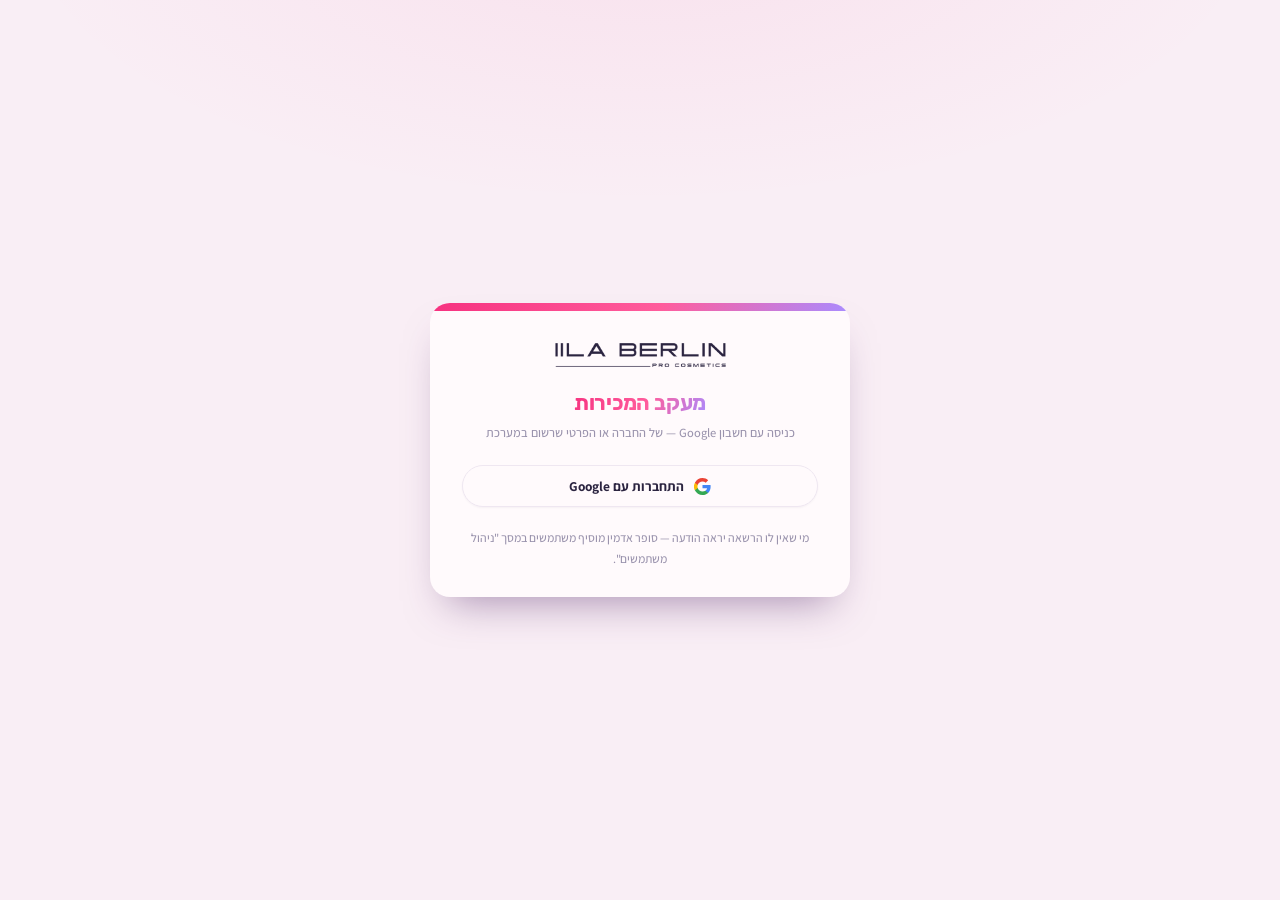
<file: users.html>
<!doctype html>
<html lang="he" dir="rtl">
<head>
<meta charset="utf-8" />
<meta name="build" content="20260922204036" />
<script>try{document.documentElement.dataset.theme=localStorage.getItem("dash.theme")==="dark"?"dark":"light"}catch(e){}</script>
<meta name="viewport" content="width=device-width, initial-scale=1" />
<meta name="robots" content="noindex, nofollow" />
<link rel="icon" href="favicon.png" type="image/png" />
<title>ניהול משתמשים · מעקב המכירות</title>
<link rel="preconnect" href="https://fonts.googleapis.com" />
<link rel="preconnect" href="https://fonts.gstatic.com" crossorigin />
<link rel="stylesheet" href="https://fonts.googleapis.com/css2?family=Assistant:wght@400;600;700;800&family=Heebo:wght@400;500;600;700;800&family=Rubik:wght@400;500;600;700&display=swap" />
<link rel="stylesheet" href="assets/vendor/open-props.min.css?v=1.7.16" />
<link rel="stylesheet" href="assets/design-system.css?v=20260922b" />
</head>
<body class="has-side">
<header>
  <a class="brand" target="_blank" rel="noopener noreferrer" aria-label="אילה ברלין — Pro Cosmetics"></a>
  <h1>ניהול משתמשים</h1>
  <span class="sub">סופר אדמין בלבד</span>
</header>
<div class="wrap">
  <div class="tiles" id="tiles"></div>

  <div class="card pastel-lavender">
    <h2>הוספה או עדכון <span class="note">אותו אדם יכול להתחבר עם כמה כתובות (פרטית + חברה) — שורה לכל כתובת, אותו "מפתח אדם"</span></h2>
    <div class="info">
      <b>סופר אדמין</b> — רואה ועורך הכל, מאשר, מנהל משתמשים · <b>מנהל/ת</b> — רואה נתונים בלי לערוך (כל המחלקות, או מחלקה אחת אם נבחרה) ·
      <b>חבר/ת צוות</b> — נתונים אישיים + נתוני המחלקה. מי שיש לו שני מיילים (פרטי + חברה) מופיע כשורה אחת עם שתי כתובות — ונכנס עם כל אחת מהן. השם המלא הוא מה שמחבר את חבר/ת הצוות לשורה שלו בדוחות — ההתאמה אוטומטית, ורק אם לא נמצאה יופיע בורר ידני.
      אפשר להקצות הרשאה <b>לפני</b> ההתחברות הראשונה. מי שאין לו שורה כאן — לא רואה כלום.
    </div>
    <form class="userform" id="form">
      <label>אימייל (Google)
        <input type="email" id="email" required placeholder="name@gmail.com / name@iilaberlin.co.il" autocomplete="off" />
      </label>
      <label>תפקיד
        <select id="role"></select>
      </label>
      <label>מחלקה <span id="deptReq" class="hidden">— חובה</span>
        <select id="dept"><option value="">— כל המחלקות —</option></select>
      </label>
      <label>שם מלא
        <input type="text" id="dname" placeholder="כמו שהשם מופיע בדוחות" autocomplete="off" />
      </label>
      <!-- "שם בדוח" ו"מפתח אדם" הם פרטים פנימיים: נקבעים אוטומטית לפי השם המלא,
           והבורר נחשף רק כשלא נמצאה התאמה. -->
      <label id="staffWrap" class="hidden">שם בדוח <span class="note">לא נמצאה התאמה אוטומטית — לבחור ידנית</span>
        <select id="staff"><option value="">— ללא שורה אישית —</option></select>
      </label>
      <input type="hidden" id="pkey" />
      <label>פעיל
        <select id="active"><option value="1">כן</option><option value="0">לא</option></select>
      </label>
      <label>הערות
        <input type="text" id="notes" placeholder="לא חובה" autocomplete="off" />
      </label>
      <div class="rowact">
        <button class="btn" type="submit">שמירה</button>
        <button class="btn ghost" type="button" id="clearBtn">ניקוי</button>
      </div>
    </form>
    <div class="err hidden" id="formErr"></div>
  </div>

  <div class="card">
    <h2>משתמשים מורשים <span class="note" id="count"></span></h2>
    <div class="filterbar">
      <label class="search-field" title="חיפוש">
        <svg class="ico" viewBox="0 0 16 16" fill="none" aria-hidden="true"><circle cx="6.75" cy="6.75" r="4.25" stroke="currentColor" stroke-width="1.6"/><path d="M10.2 10.2L14 14" stroke="currentColor" stroke-width="1.6" stroke-linecap="round"/></svg>
        <input type="search" id="search" placeholder="שם, אימייל, מחלקה…" autocomplete="off" />
      </label>
      <select id="fLevel"><option value="">כל התפקידים</option><option value="super_admin">סופר אדמין</option><option value="manager">מנהל/ת</option><option value="staff">חבר/ת צוות</option></select>
      <span class="count" id="fcount"></span>
    </div>
    <div class="scroll">
      <table id="grid">
        <thead><tr>
          <th>שם</th><th>אימייל</th><th>תפקיד</th><th>מחלקה</th><th>פעיל</th>
          <th>צפיות ב-7 ימים <button type="button" class="q" data-q="views_7d">?</button></th><th>צפייה אחרונה</th><th>עודכן</th><th></th>
        </tr></thead>
        <tbody><tr><td class="load">טוען…</td></tr></tbody>
      </table>
    </div>
  </div>

  <div class="foot">
    ההרשאה נשמרת בטבלה <b>app.access</b>, שאינה חשופה ל-API — כל גישה אליה עוברת דרך פונקציות שבודקות שהמשתמש המחובר הוא סופר אדמין.
    "צפיות" — כניסה לדף; כניסה נוספת לאותו דף בתוך שעה לא נספרת.
  </div>
</div>

<script src="js/auth-config.js?v=20260918y"></script>
<script src="js/auth.js?v=20260921m"></script>
<script src="js/nav.js?v=20260922a"></script>
<script src="js/explain.js?v=20260918y"></script>
<script src="js/ui.js?v=20260921u"></script>
<script>
const A = window.APP_AUTH;
const $ = id => document.getElementById(id);
const esc = UI.esc;
let ROLES = [], STAFF = [], DEPTS = [], ROWS = [];
let EDITING = null;   // הכתובת המקורית של השורה שנערכת כרגע (להחלפת מייל)
const LVL = { super_admin: 'סופר אדמין', manager: 'מנהל/ת', staff: 'חבר/ת צוות' };

function showErr(msg){ const el = $('formErr'); if(!msg){ el.classList.add('hidden'); el.textContent=''; return; } el.classList.remove('hidden'); el.textContent = msg; }

function fillStaff(dept, selected){
  const sel = $('staff');
  const opts = STAFF.filter(s => !dept || s.kind === dept);
  sel.innerHTML = '<option value="">— ללא שורה אישית —</option>' +
    opts.map(s => `<option value="${esc(s.label)}"${s.label===selected?' selected':''}>${esc(s.label)}${dept ? '' : ' · ' + esc(UI.deptTitle(s.kind))}</option>`).join('') +
    (selected && !opts.some(s=>s.label===selected) ? `<option value="${esc(selected)}" selected>${esc(selected)} (לא בדוח)</option>` : '');
}
function onRoleChange(){
  const r = $('role').value;
  $('dept').disabled = r === 'super_admin';
  if(r === 'super_admin') $('dept').value = '';
  $('staff').disabled = r === 'super_admin';
  $('deptReq').classList.toggle('hidden', r !== 'staff');
  fillStaff($('dept').value, $('staff').value);
  autoStaff();
}
// "שם בדוח" הוא פרט פנימי: מתאימים אותו לפי השם המלא, וחושפים את הבורר רק
// כשאין התאמה. כך אין צורך להכיר את השמות כפי שהם רשומים ברפיד.
const normName = t => String(t || '').replace(/["'׳״]/g, '').replace(/\s+/g, ' ').trim();
function autoStaff(){
  const role = $('role').value, dept = $('dept').value, name = normName($('dname').value);
  if(role !== 'staff' || !name){ $('staffWrap').classList.add('hidden'); if(role !== 'staff') $('staff').value = ''; return; }
  const pool = STAFF.filter(x => !dept || x.kind === dept);
  const hit = pool.find(x => normName(x.label) === name)
           || pool.find(x => normName(x.label).split(' ').slice().sort().join(' ') === name.split(' ').slice().sort().join(' '));
  if(hit){ $('staff').value = hit.label; $('staffWrap').classList.add('hidden'); }
  else $('staffWrap').classList.remove('hidden');
}
// מפתח אדם מחבר שתי כתובות של אותו אדם. שתי כתובות עם אותו שם מלא מקבלות
// אוטומטית את אותו מפתח, ולכן הן מוצגות כשורה אחת — ושתיהן מאפשרות כניסה.
function autoPersonKey(email){
  if($('pkey').value.trim()) return $('pkey').value.trim();
  const name = normName($('dname').value);
  const twin = name && ROWS.find(r => normName(r.display_name) === name && r.person_key);
  return twin ? twin.person_key : (email.split('@')[0].replace(/[^a-z0-9._-]/gi, '') || null);
}

async function load(){
  const [rows, audit] = await Promise.all([A.rpc('admin_access_list'), A.rpc('admin_identity_audit')]);
  const status = {}; audit.forEach(a => { status[a.email] = a.status; });
  ROWS = rows.map(r => ({...r, status: status[r.email] || ''}));
  $('count').textContent = `(${rows.length})`;
  const n = k => rows.filter(r => r.app_role === k).length;
  const active7 = rows.filter(r => Number(r.views_7d) > 0).length;
  $('tiles').innerHTML = [
    ['סופר אדמין', n('super_admin')], ['מנהלים', n('manager')], ['חברי צוות', n('staff')],
    ['פעילים השבוע', active7, 'צפו בדשבורד ב-7 ימים'],
    ['אנשים', new Set(rows.map(r => r.person_key || r.email)).size, 'כמה כתובות לאותו אדם נספרות פעם אחת'],
  ].map(([k,v,m]) => `<div class="tile"><div class="k">${k}</div><div class="v" data-count="${v}" data-fmt="int">${v}</div><div class="m">${m||''}</div></div>`).join('');
  UI.countUp($('tiles'));
  draw();
}
function draw(){
  const q = $('search').value.trim().toLowerCase(), lv = $('fLevel').value;
  const me = (A.access && A.access.email) || '';
  const rows = ROWS.filter(r => (!lv || r.app_role === lv) && (!q || [r.email, r.display_name, r.dept_title, r.staff_label, r.person_key].join(' ').toLowerCase().includes(q)));
  const people = xs => new Set(xs.map(r => r.person_key || r.email)).size;
  $('fcount').textContent = rows.length === ROWS.length ? `${people(ROWS)} אנשים · ${ROWS.length} כתובות מייל` : `מציג ${people(rows)} מתוך ${people(ROWS)} אנשים`;
  // אדם אחד = שורה אחת: כל הכתובות של אותו person_key מוצגות יחד (כל אחת עם עריכה/מחיקה משלה)
  const groups = [];
  rows.forEach(r => { const k = r.person_key || r.email; let g = groups.find(x => x.key === k); if(!g){ g = {key:k, rows:[]}; groups.push(g); } g.rows.push(r); });
  const emailCell = r => r.email.endsWith('@pending.invalid')
    ? `<span class="chip warn" dir="rtl" title="עדיין אין מייל — לחיצה על עריכה, הקלדת הכתובת האמיתית ושמירה">ממתין למייל</span>`
    : `<span dir="ltr">${esc(r.email)}</span>`;
  // סדר התצוגה: מטה (סופר אדמין + מנהלים) ואז מחלקה אחרי מחלקה, לפי סדר המחלקות
  const deptOrder = new Map(DEPTS.map((d, i) => [d.dept_key, i]));
  // קטגוריות: סופר אדמין · מנהלים · ואז חברי צוות לפי מחלקה
  const bucket = g => { const r = g.rows[0]; return r.app_role === 'super_admin' ? '__super__' : r.app_role === 'manager' ? '__mgr__' : (r.department || '__none__'); };
  const bucketTitle = k => k === '__super__' ? 'סופר אדמין' : k === '__mgr__' ? 'מנהלים' : k === '__none__' ? 'חברי צוות בלי מחלקה'
    : 'חברי צוות — ' + ((DEPTS.find(d => d.dept_key === k) || {}).title || k);
  const bucketRank = k => k === '__super__' ? -2 : k === '__mgr__' ? -1 : k === '__none__' ? 999 : (deptOrder.get(k) ?? 99);
  const roleRank = r => r === 'super_admin' ? 0 : r === 'manager' ? 1 : 2;
  groups.sort((a, b) => {
    const ka = bucket(a), kb = bucket(b);
    if(ka !== kb) return bucketRank(ka) - bucketRank(kb);
    const ra = a.rows[0], rb = b.rows[0];
    if(ra.app_role !== rb.app_role) return roleRank(ra.app_role) - roleRank(rb.app_role);
    return String(ra.display_name || ra.email).localeCompare(String(rb.display_name || rb.email), 'he');
  });
  let curBucket = null;
  document.querySelector('#grid tbody').innerHTML = groups.map(g => { const r = g.rows[0]; const many = g.rows.length > 1;
    let head = '';
    const bk = bucket(g);
    if(bk !== curBucket){ curBucket = bk; const n = groups.filter(x => bucket(x) === bk).length;
      head = `<tr class="group dept"><td colspan="9">${esc(bucketTitle(bk))} <span class="sub">${n} ${n === 1 ? 'אדם' : 'אנשים'}</span></td></tr>`; }
    const views = g.rows.reduce((a,x)=>a+Number(x.views_7d||0),0), last = g.rows.map(x=>x.last_view).filter(Boolean).sort().pop();
    return head + `
    <tr>
      <td>${esc(r.display_name || '—')}${r.staff_label && r.status && r.status !== 'תקין' ? ` <span class="warn" title="${esc(r.status)}">⚠</span>` : ''}${many ? ` <span class="chip sky" title="נכנס/ת עם כל אחת מהכתובות">${g.rows.length} כתובות</span>` : ''}</td>
      <td style="text-align:right">${g.rows.map(x => `<div>${emailCell(x)}</div>`).join('')}</td>
      <td><span class="chip ${r.app_role==='super_admin'?'accent':r.app_role==='manager'?'lavender':'mint'}">${esc(LVL[r.app_role] || r.role_title)}</span></td>
      <td>${esc(r.dept_title || (r.app_role==='super_admin' ? 'הכל' : r.app_role==='manager' ? 'כל המחלקות' : '—'))}</td>
      <td class="${g.rows.some(x=>x.is_active) ? 'pos' : 'neg'}">${g.rows.some(x=>x.is_active) ? 'כן' : 'לא'}</td>
      <td class="num">${views ? `<b>${views}</b>` : '<span class="dash">0</span>'}</td>
      <td class="dash">${last ? UI.time(last) : 'מעולם'}</td>
      <td class="dash">${UI.time(g.rows.map(x=>x.updated_at).sort().pop())}</td>
      <td class="act">${g.rows.map(x => `<div style="white-space:nowrap">${many ? `<span class="sub" dir="ltr">${esc(x.email.split('@')[1]==='pending.invalid' ? '⏳' : x.email.split('@')[0])}</span> ` : ''}<button class="btn ghost xs" data-edit="${esc(x.email)}" type="button">עריכה</button> ${x.email === me ? '' : `<button class="btn ghost xs" data-del="${esc(x.email)}" type="button">מחיקה</button>`}</div>`).join('')}</td>
    </tr>`; }).join('') || '<tr><td class="dash" colspan="9">אין משתמשים</td></tr>';

  document.querySelectorAll('[data-edit]').forEach(b => b.onclick = () => {
    const r = ROWS.find(x => x.email === b.dataset.edit);
    EDITING = r.email;
    $('email').value = r.email.endsWith('@pending.invalid') ? '' : r.email;
    $('email').placeholder = r.email.endsWith('@pending.invalid') ? 'הקלידי כאן את המייל האמיתי' : 'אימייל'; $('role').value = r.app_role; $('dept').value = r.department || '';
    $('dname').value = r.display_name || ''; $('pkey').value = r.person_key || ''; $('active').value = r.is_active ? '1' : '0';
    $('notes').value = r.notes || '';
    onRoleChange(); fillStaff(r.department || '', r.staff_label); $('staff').value = r.staff_label || ''; autoStaff();
    window.scrollTo({top:0, behavior:'smooth'});
  });
  document.querySelectorAll('[data-del]').forEach(b => b.onclick = async () => {
    if(!confirm(`למחוק את ההרשאה של ${b.dataset.del}?`)) return;
    try{ await A.rpc('admin_access_delete', {p_email: b.dataset.del}); UI.toast('נמחק', 'good'); await load(); }
    catch(e){ showErr('מחיקה נכשלה: ' + e.message); }
  });
}

$('role').addEventListener('change', onRoleChange);
$('dept').addEventListener('change', () => { fillStaff($('dept').value, null); autoStaff(); });
$('dname').addEventListener('input', UI.debounce(autoStaff, 250));
$('clearBtn').addEventListener('click', () => { EDITING = null; $('form').reset(); onRoleChange(); showErr(''); });
$('search').addEventListener('input', UI.debounce(draw, 120));
$('fLevel').addEventListener('change', draw);

$('form').addEventListener('submit', async e => {
  e.preventDefault(); showErr('');
  const newEmail = $('email').value.trim().toLowerCase();
  try{
    // עריכה של שורה קיימת עם כתובת חדשה (למשל "ממתין למייל") — קודם מחליפים את הכתובת, ואז שומרים את השאר
    if(EDITING && newEmail && newEmail !== EDITING){
      await A.rpc('admin_access_rename', { p_old: EDITING, p_new: newEmail });
    }
    const res = await A.rpc('admin_access_upsert', {
      p_email: newEmail, p_role: $('role').value,
      p_department: $('dept').value || null, p_staff_label: $('staff').value || null,
      p_display_name: $('dname').value.trim() || null, p_is_active: $('active').value === '1',
      p_person_key: autoPersonKey(newEmail), p_notes: $('notes').value.trim() || null,
    });
    if(res && res.label_known === false) UI.toast('נשמר. השם עדיין לא מופיע בטבלאות המחלקה — יופיע כשתהיה פעילות', 'warn');
    else UI.toast('נשמר ✓', 'good');
  }catch(err){ showErr('שמירה נכשלה: ' + err.message); return; }
  EDITING = null;
  try{ $('form').reset(); onRoleChange(); await load(); }
  catch(err){ showErr('נשמר, אך רענון הרשימה נכשל: ' + err.message); }
});

(async function init(){
  try{
    [ROLES, STAFF, DEPTS] = await Promise.all([A.rpc('admin_role_options'), A.rpc('admin_staff_options'), A.rpc('admin_departments')]);
  }catch(e){
    document.querySelector('#grid tbody').innerHTML = `<tr><td class="err">אין הרשאת ניהול: ${esc(e.message)}</td></tr>`;
    return;
  }
  $('role').innerHTML = ROLES.map(r => `<option value="${esc(r.app_role)}">${esc(LVL[r.app_role] || r.title)}</option>`).join('');
  $('dept').innerHTML = '<option value="">— כל המחלקות —</option>' + DEPTS.map(d => `<option value="${esc(d.dept_key)}">${esc(d.title)}</option>`).join('');
  onRoleChange();
  try{ await load(); }
  catch(e){ document.querySelector('#grid tbody').innerHTML = `<tr><td class="err">${esc(e.message)}</td></tr>`; }
})();
</script>
</body>
</html>
</file>
<file: assets/design-system.css>
/* =============================================================================
   Design System v3 — דשבורדים · אילה ברלין (21/09/2026)
   -----------------------------------------------------------------------------
   שכבה על גבי Open Props (assets/vendor/open-props.min.css — טוקני מרווח, צל,
   ריכוך ותנועה). המראה: "SaaS מודרני" — נייר ניטרלי-קריר, כרטיסים לבנים עם קו
   שיער, צל עדין אחד, כותרת שקופה-מטושטשת, בקרת טאבים מקוטעת. הצבע חזר להיות
   נתון: מג'נטה = המותג ו"כאן מסתכלים", ירוק/כתום/אדום = מצב מול היעד.
   מה שהוסר: רקע גרדיאנטי, פס 6 צבעים על כל אריח, כותרת בצבעי קשת, גרדיאנט על
   כפתורים, קפיצות בריחוף. שמות הטוקנים והמחלקות לא השתנו — ה-JS כותב אותם
   ישירות ל-style inline.

   סטטוס: ≥100% ירוק · 70–100% כתום · <70% אדום. הסדרות בגרפים (--c1…--c6)
   אומתו ב-validate_palette.js (עיוורון צבעים + ניגודיות) — לא לסובב את הסדר.
   ============================================================================= */

/* -----------------------------------------------------------------------------
   1. טוקנים
   -------------------------------------------------------------------------- */
:root{
  color-scheme:light;

  /* --- נייר ומשטחים (ניטרלי-קריר, כמו Linear / Notion) --- */
  --bg:#F4F5F8;
  --bg-soft:#F8F9FB;
  --panel:#FFFFFF;
  --panel2:#F6F7F9;
  --panel3:#FAFBFC;
  --line:#E4E7EC;
  --grid:#EEF0F4;
  --hover:#F7F8FA;

  /* --- דיו --- */
  --txt:#181B21;
  --muted:#6B7280;
  --ink-soft:#3F4652;

  /* --- מותג --- */
  --accent:#E6127A;
  --accent-ink:#C20C63;
  --accent-2:#FF5FA8;
  --accent-soft:rgba(230,18,122,.08);
  --gold:#F2B32B;

  /* --- טינטים רכים (מחלקה/כותרת כרטיס — לא מידע כמותי) --- */
  --p-pink:#FCE8F1;  --p-peach:#FDEFE2;  --p-mint:#E1F5EC;  --p-lavender:#ECEAFB;
  --p-sky:#E4EFFD;   --p-lemon:#FDF5DC;  --p-rose:#FDE9EB;  --p-sage:#E9F3E3;

  /* --- סטטוס --- */
  --good:#1DA46F;  --good-ink:#137A50;  --good-soft:#E3F6EC;
  --warn:#F0A020;  --warn-ink:#8A5A00;  --warn-soft:#FEF3DC;
  --bad:#E0334F;   --bad-ink:#B3213A;   --bad-soft:#FDE7EA;
  --heat:330;

  /* --- סדרות בגרפים (סדר קבוע, מאומת) --- */
  --c1:#E6127A; --c2:#2F80ED; --c3:#C97A0A; --c4:#0E9F8A; --c5:#6E56E8; --c6:#E8642D;

  /* --- צורה --- */
  --r-card:14px;
  --r-ctl:10px;
  --r-cell:8px;
  --r-pill:999px;

  /* --- הרמה (Open Props: shadow-color/strength) --- */
  --shadow-color:220 20% 20%;
  --shadow-strength:1%;
  --shadow:0 1px 2px rgba(16,24,40,.04), 0 1px 3px rgba(16,24,40,.06);
  --shadow-lift:0 4px 6px -2px rgba(16,24,40,.05), 0 14px 28px -8px rgba(16,24,40,.14);

  /* --- תנועה --- */
  --dur:.16s;
  --easing:var(--ease-3, cubic-bezier(.25,0,.3,1));

  /* --- טיפוגרפיה --- */
  --font-ui:"almoni-font","Almoni Neue","Assistant","Segoe UI","Noto Sans Hebrew",Arial,sans-serif;
  --font-num:"Heebo","Assistant","Segoe UI",Arial,sans-serif;

  /* --- תאימות: כותרת/גיבור (עדיין בשימוש בכפתורים ובמדים) --- */
  --header-grad:rgba(255,255,255,.85);
  --hero-grad:linear-gradient(135deg, #FF3D97 0%, var(--accent) 100%);
}

/* dark — רק במפורש (data-theme="dark"); ברירת המחדל בהירה תמיד */
:root[data-theme="dark"]{
  color-scheme:dark;
  --bg:#111318; --bg-soft:#15181E; --panel:#1A1D24; --panel2:#20242C; --panel3:#1D2028;
  --line:#2C313B; --grid:#262B34; --hover:#222731;
  --txt:#F1F3F7; --muted:#9AA3B2; --ink-soft:#C3C9D3;
  --accent:#FF4D9B; --accent-ink:#FF7DB8; --accent-2:#FF8CC4; --accent-soft:rgba(255,77,155,.16); --gold:#F6C453;
  --p-pink:#3A2230; --p-peach:#3A2C20; --p-mint:#1B3328; --p-lavender:#2A2745;
  --p-sky:#1F2E42; --p-lemon:#3A3420; --p-rose:#3A2328; --p-sage:#243321;
  --good:#2CBF87; --good-ink:#6FE3B2; --good-soft:#1B3328;
  --warn:#E5A83C; --warn-ink:#F4C877; --warn-soft:#3A3420;
  --bad:#F0566F; --bad-ink:#FF8FA1; --bad-soft:#3E2229;
  --shadow:0 1px 2px rgba(0,0,0,.4), 0 1px 3px rgba(0,0,0,.5);
  --shadow-lift:0 6px 14px rgba(0,0,0,.45), 0 24px 50px -24px rgba(0,0,0,.9);
  --header-grad:rgba(26,29,36,.85);
}

/* -----------------------------------------------------------------------------
   2. בסיס
   -------------------------------------------------------------------------- */
*{ box-sizing:border-box; }
html{ min-height:100%; scroll-behavior:smooth; }
body{
  min-height:100%;
  margin:0;
  background:var(--bg);
  color:var(--txt);
  font-family:var(--font-ui);
  font-size:15px;
  line-height:1.5;
  text-rendering:optimizeLegibility;
  -webkit-font-smoothing:antialiased;
}
::selection{ background:var(--accent); color:#fff; }
:focus-visible{ outline:2px solid var(--accent); outline-offset:2px; border-radius:6px; }
a{ color:var(--accent-ink); }
a:hover{ color:var(--accent); }

/* -----------------------------------------------------------------------------
   3. סרגל עליון — לבן-שקוף עם טשטוש, קו שיער
   -------------------------------------------------------------------------- */
header{
  position:sticky;
  top:0;
  z-index:20;
  padding:10px clamp(14px,3vw,28px);
  border-bottom:1px solid var(--line);
  display:flex;
  align-items:center;
  gap:8px 14px;
  flex-wrap:wrap;
  background:var(--header-grad);
  -webkit-backdrop-filter:blur(14px) saturate(1.4);
          backdrop-filter:blur(14px) saturate(1.4);
}
.brand{
  display:block;
  flex:none;
  width:150px;
  height:21px;
  text-decoration:none;
  color:inherit;
  cursor:pointer;
  background-color:var(--txt);
  -webkit-mask:url("iila-berlin-logo.png") no-repeat center / contain;
          mask:url("iila-berlin-logo.png") no-repeat center / contain;
}
header h1{
  display:flex;
  align-items:center;
  gap:10px;
  margin:0;
  padding-inline-start:14px;
  border-inline-start:1px solid var(--line);
  font-size:clamp(16px,1.7vw,19px);
  font-weight:700;
  letter-spacing:-.01em;
}
.sub, header .sub{
  color:var(--muted);
  font-size:12.5px;
  font-weight:500;
}

/* -----------------------------------------------------------------------------
   4. פקדים
   -------------------------------------------------------------------------- */
select,
input[type=text], input[type=password], input[type=email],
input[type=number], input[type=date], input[type=month], input[type=search], textarea{
  min-height:36px;
  background:var(--panel);
  color:var(--txt);
  border:1px solid var(--line);
  border-radius:var(--r-ctl);
  padding:7px 11px;
  font-size:13.5px;
  font-weight:600;
  font-family:inherit;
  box-shadow:0 1px 2px rgba(16,24,40,.04);
  transition:border-color var(--dur) var(--easing), box-shadow var(--dur) var(--easing);
}
textarea{ min-height:72px; resize:vertical; width:100%; line-height:1.5; }
input[type=search]{
  min-width:min(220px, 42vw);
  -webkit-appearance:none;
  appearance:none;
}
input[type=search]::-webkit-search-cancel-button{
  -webkit-appearance:none; appearance:none;
  height:14px; width:14px; margin-inline-start:6px; cursor:pointer; opacity:.55;
  background:
    linear-gradient(45deg, transparent 46%, var(--muted) 46%, var(--muted) 54%, transparent 54%),
    linear-gradient(-45deg, transparent 46%, var(--muted) 46%, var(--muted) 54%, transparent 54%);
}
input[type=search]::-webkit-search-cancel-button:hover{ opacity:.85; }
.search-field{
  display:inline-flex; align-items:center; gap:8px; min-height:36px;
  background:var(--panel); color:var(--muted);
  border:1px solid var(--line); border-radius:var(--r-ctl); padding:0 11px;
  box-shadow:0 1px 2px rgba(16,24,40,.04);
  transition:border-color var(--dur) var(--easing), box-shadow var(--dur) var(--easing);
}
.search-field:hover{ border-color:color-mix(in srgb, var(--txt) 22%, var(--line)); }
.search-field:focus-within{ border-color:var(--accent); box-shadow:0 0 0 3px var(--accent-soft); color:var(--txt); }
.search-field .ico{ flex:none; width:15px; height:15px; opacity:.72; }
.search-field input[type=search]{ border:0; background:transparent; padding:7px 0; min-height:0; min-width:min(180px, 36vw); box-shadow:none; }
.search-field input[type=search]:hover, .search-field input[type=search]:focus{ border:0; box-shadow:none; outline:none; }
select{ cursor:pointer; }
select:hover, input:hover, textarea:hover{ border-color:color-mix(in srgb, var(--txt) 22%, var(--line)); }
select:focus, input:focus, textarea:focus{ outline:none; border-color:var(--accent); box-shadow:0 0 0 3px var(--accent-soft); }
.toggle{
  display:inline-flex; align-items:center; gap:8px; font-size:13px; font-weight:600; color:var(--txt);
  background:var(--panel); border:1px solid var(--line); border-radius:var(--r-ctl);
  padding:6px 12px 6px 10px; cursor:pointer; user-select:none; transition:border-color var(--dur) var(--easing), background var(--dur) var(--easing);
}
.toggle:hover{ border-color:color-mix(in srgb, var(--txt) 22%, var(--line)); }
.toggle input{ accent-color:var(--accent); width:15px; height:15px; cursor:pointer; }
.toggle:has(input:checked){ border-color:color-mix(in srgb, var(--accent) 45%, var(--line)); background:var(--accent-soft); }

/* טאבים — בקרה מקוטעת (segmented control) */
.tabs{
  display:inline-flex; gap:2px; flex-wrap:wrap; margin-inline-start:auto;
  background:var(--panel2); border:1px solid var(--line); border-radius:var(--r-ctl); padding:3px;
}
.tabs button{
  background:transparent;
  color:var(--muted);
  border:0;
  border-radius:calc(var(--r-ctl) - 3px);
  padding:6px 13px;
  font-size:13px;
  font-weight:600;
  font-family:inherit;
  cursor:pointer;
  transition:color var(--dur) var(--easing), background var(--dur) var(--easing), box-shadow var(--dur) var(--easing);
}
.tabs button:hover{ color:var(--txt); }
.tabs button[aria-selected=true]{
  color:var(--txt);
  background:var(--panel);
  box-shadow:0 1px 2px rgba(16,24,40,.08), 0 0 0 1px rgba(16,24,40,.04);
}
:root[data-theme="dark"] .tabs button[aria-selected=true]{ background:var(--panel3); }

/* -----------------------------------------------------------------------------
   5. פריסה
   -------------------------------------------------------------------------- */
.wrap{ width:min(100%,1560px); margin:0 auto; padding:22px clamp(12px,3vw,28px) 56px; }
.cols{ display:grid; grid-template-columns:repeat(auto-fit,minmax(300px,1fr)); gap:14px; }
.cols.two{ grid-template-columns:repeat(auto-fit,minmax(min(100%,440px),1fr)); }
.row{ display:flex; align-items:center; gap:10px; flex-wrap:wrap; }
.spacer{ flex:1; }
.hidden{ display:none !important; }

/* -----------------------------------------------------------------------------
   6. אריחים — לבן, נקודת זהות קטנה, המספר הוא הגיבור
   -------------------------------------------------------------------------- */
.tiles{ display:flex; flex-wrap:nowrap; gap:12px; margin-bottom:16px; }
.tile{
  position:relative;
  flex:1 1 0;
  min-width:0;
  min-height:106px;
  background:var(--panel);
  border:1px solid var(--line);
  border-radius:var(--r-card);
  padding:14px 12px 12px;
  box-shadow:var(--shadow);
  overflow:hidden;
  display:grid;
  grid-template-rows:auto 1fr minmax(1.35em,auto);
  align-items:center;
  justify-items:center;
  text-align:center;
  gap:4px;
  transition:border-color var(--dur) var(--easing), box-shadow var(--dur) var(--easing);
  animation:rise .35s var(--easing) both;
}
.tile:hover{ border-color:color-mix(in srgb, var(--txt) 16%, var(--line)); box-shadow:var(--shadow-lift); }
.tiles .tile:nth-child(6n+1){ --tile-c:var(--c1); }
.tiles .tile:nth-child(6n+2){ --tile-c:var(--c2); }
.tiles .tile:nth-child(6n+3){ --tile-c:var(--c3); }
.tiles .tile:nth-child(6n+4){ --tile-c:var(--c4); }
.tiles .tile:nth-child(6n+5){ --tile-c:var(--c5); }
.tiles .tile:nth-child(6n+6){ --tile-c:var(--c6); }
.tile .k{
  color:var(--muted); font-size:clamp(11px,0.85vw,12px); font-weight:600; letter-spacing:0;
  margin:0; white-space:nowrap; text-align:center; width:100%; align-self:start;
  display:flex; align-items:center; justify-content:center; gap:6px;
}
.tile .k::before{ content:""; flex:none; width:7px; height:7px; border-radius:50%; background:var(--tile-c, var(--accent)); }
/* גודל אחיד לכל המספרים באריחים — hero / small / רגיל נראים אותו דבר */
.tile .v{
  font-family:var(--font-num); font-size:var(--tile-num, clamp(20px,1.8vw,28px)); font-weight:700; line-height:1.15;
  letter-spacing:-.02em; font-variant-numeric:proportional-nums; margin:0; white-space:nowrap;
  text-align:center; width:100%; align-self:center; color:var(--txt);
}
.tile .v.small{ font-size:var(--tile-num, clamp(20px,1.8vw,28px)); }
.tile.hero .v{ font-size:var(--tile-num, clamp(20px,1.8vw,28px)); }
.tile .v .up, .tile .v .down, .tile .v .dash, .tile .v .inline-edit .val{
  font-family:inherit; font-size:inherit; font-weight:inherit; letter-spacing:inherit; line-height:inherit;
}
.tile .v .inline-edit{ display:inline-flex; align-items:center; gap:4px; }
.tile .v .inline-edit .pencil{ font-size:.5em; line-height:1; }
.tile .m{
  color:var(--muted); font-size:clamp(10.5px,0.9vw,12px); font-weight:500; line-height:1.35; margin:0;
  font-variant-numeric:tabular-nums; white-space:nowrap; text-align:center; width:100%; align-self:end;
  display:flex; align-items:center; justify-content:center; gap:4px; min-height:1.7em;
}
.tile .m .pill-status{ font-size:inherit; padding:1px 8px; }
.tile.hero{ min-height:106px; }
.tile .bar{ width:100%; }
.tile.pos .v{ color:var(--good-ink); }
.tile.warn .v{ color:var(--warn-ink); }
.tile.neg .v{ color:var(--bad-ink); }

@keyframes rise{ from{ opacity:0; transform:translateY(4px);} to{ opacity:1; transform:none;} }
@keyframes pop{ 0%{ transform:scale(.96);} 100%{ transform:scale(1);} }
@keyframes shine{ 0%{ background-position:200% 0;} 100%{ background-position:-200% 0;} }
@keyframes pulse{ 0%,100%{ box-shadow:0 0 0 0 rgba(29,164,111,.35);} 50%{ box-shadow:0 0 0 8px rgba(29,164,111,0);} }
@keyframes wiggle{ 0%,100%{ transform:rotate(0);} 25%{ transform:rotate(-8deg);} 75%{ transform:rotate(8deg);} }
@keyframes fillbar{ from{ width:0; } }

/* -----------------------------------------------------------------------------
   7. כרטיס
   -------------------------------------------------------------------------- */
.card{
  background:var(--panel);
  border:1px solid var(--line);
  border-radius:var(--r-card);
  overflow:hidden;
  box-shadow:var(--shadow);
  margin-bottom:14px;
  animation:rise .3s var(--easing) both;
}
.card h2{
  margin:0; padding:13px 18px 12px; font-size:14.5px; font-weight:700; letter-spacing:-.005em;
  color:var(--txt); background:var(--panel); border-bottom:1px solid var(--line);
  display:flex; align-items:center; gap:10px; flex-wrap:wrap;
}
.card h2 .note{ font-weight:500; font-size:12px; color:var(--muted); letter-spacing:0; margin-inline-start:auto; }
.card.pastel-pink h2{ background:var(--p-pink); }
.card.pastel-mint h2{ background:var(--p-mint); }
.card.pastel-lavender h2{ background:var(--p-lavender); }
.card.pastel-peach h2{ background:var(--p-peach); }
.card.pastel-sky h2{ background:var(--p-sky); }
.card.pastel-lemon h2{ background:var(--p-lemon); }
.card .body{ padding:14px 18px; }

details.fold > summary{
  margin:0; padding:13px 18px 12px; font-size:14.5px; font-weight:700; letter-spacing:-.005em; color:var(--txt);
  background:var(--panel); display:flex; align-items:center; gap:10px; flex-wrap:wrap; cursor:pointer; list-style:none;
  -webkit-user-select:none; user-select:none;
}
details.fold > summary::-webkit-details-marker{ display:none; }
details.fold > summary::before{
  content:""; flex:none; width:7px; height:7px; border-left:2px solid var(--muted); border-bottom:2px solid var(--muted);
  transform:rotate(-45deg); transition:transform var(--dur) var(--easing);
}
details.fold[open] > summary::before{ transform:rotate(135deg); }
details.fold > summary:hover{ background:var(--hover); }
details.fold > summary:focus-visible{ outline:2px solid var(--accent); outline-offset:-2px; }
details.fold[open] > summary{ border-bottom:1px solid var(--line); }
details.fold > summary .note{ font-weight:500; font-size:12px; color:var(--muted); letter-spacing:0; margin-inline-start:auto; }

.filterbar{
  display:flex; align-items:center; gap:10px; flex-wrap:wrap; padding:10px 18px;
  background:var(--panel3); border-bottom:1px solid var(--line);
}
.filterbar .count{ margin-inline-start:auto; color:var(--muted); font-size:12px; font-weight:500; white-space:nowrap; }
mark{ background:color-mix(in srgb, var(--gold) 40%, transparent); color:var(--txt); border-radius:3px; padding:0 2px; font-weight:700; }

/* -----------------------------------------------------------------------------
   8. טבלאות
   -------------------------------------------------------------------------- */
.scroll{ overflow-x:auto; scrollbar-color:var(--line) transparent; scrollbar-width:thin; }
.scroll::-webkit-scrollbar{ height:10px; }
.scroll::-webkit-scrollbar-track{ background:transparent; }
.scroll::-webkit-scrollbar-thumb{ background:var(--line); border-radius:var(--r-pill); border:3px solid var(--panel); }
.scroll::-webkit-scrollbar-thumb:hover{ background:var(--muted); }

table{ border-collapse:separate; border-spacing:0; width:100%; font-size:13px; white-space:nowrap; }
th, td{ padding:10px 12px; border-bottom:1px solid var(--grid); text-align:center; font-weight:500; }
tbody tr:last-child td{ border-bottom:0; }
tbody tr:hover td{ background:var(--hover); }
tbody td:first-child, thead th:first-child, tbody tr td:first-child{
  min-width:168px; text-align:right; position:sticky; right:0; background:var(--panel); color:var(--txt);
  font-weight:600; z-index:2; border-left:1px solid var(--line);
}
tbody tr:hover td:first-child{ background:var(--hover); }
thead th{
  position:sticky; top:0; z-index:3; background:var(--panel3); color:var(--muted); font-weight:600;
  font-size:11.5px; letter-spacing:.01em; padding-top:9px; padding-bottom:9px;
  border-bottom:1px solid var(--line); white-space:normal;
}
thead th:first-child{ z-index:4; background:var(--panel3); }
table.rank-first tbody td:first-child, table.rank-first thead th:first-child{ min-width:0; width:1%; white-space:nowrap; text-align:center; padding-inline:8px; }
.chip.wow{ font-size:10.5px; padding:1px 7px; animation:pop .4s var(--easing) both; vertical-align:middle; }
thead th.today{ color:var(--txt); background:color-mix(in srgb, var(--gold) 22%, var(--panel3)); }
thead th.today::after{ content:""; display:block; width:20px; height:2px; margin:6px auto 0; border-radius:var(--r-pill); background:var(--gold); }
thead th.hl, tbody td.hl{ background:color-mix(in srgb, var(--accent) 5%, var(--panel)); font-weight:700; color:var(--txt); }
tbody td.hl{ font-size:14px; }
tbody td.hl b{ color:var(--accent-ink); }
.legend .hlnote{ font-weight:700; color:var(--accent-ink); }
thead th.hl{ background:color-mix(in srgb, var(--accent) 9%, var(--panel3)); color:var(--txt); }
.metric{ color:var(--muted); font-size:11px; font-weight:500; letter-spacing:0; }
.num{ font-family:var(--font-num); font-variant-numeric:tabular-nums; font-weight:600; }
.neg{ color:var(--bad-ink); font-weight:700; }
.pos{ color:var(--good-ink); font-weight:700; }
.warn{ color:var(--warn-ink); font-weight:700; }
.dash{ color:var(--muted); font-weight:500; }
tr.total td, .rowband td{ background:var(--panel2); font-weight:700; color:var(--txt); }
tr.total td:first-child, .rowband td:first-child{ background:var(--panel2); }
tr.total td{ border-top:1px solid var(--line); }
tr.group td{
  background:var(--panel3); color:var(--muted); font-weight:700; text-align:right; font-size:11.5px;
  letter-spacing:.02em; padding-top:11px; padding-bottom:8px;
}
tr.group.dept td{ background:var(--dept-bg, var(--panel3)); color:var(--txt); font-size:12.5px; }
tr.me td{ background:color-mix(in srgb, var(--gold) 12%, var(--panel)); }
tr.me td:first-child{ background:color-mix(in srgb, var(--gold) 16%, var(--panel)); position:relative; }
tr.me td{ box-shadow: inset 0 1px 0 color-mix(in srgb, var(--gold) 60%, transparent), inset 0 -1px 0 color-mix(in srgb, var(--gold) 60%, transparent); font-weight:600; }
tr.me td:first-child::before{ content:''; position:absolute; inset-inline-start:0; top:0; bottom:0; width:3px; background:var(--accent); }
tr.clickable{ cursor:pointer; }
tr.clickable:hover td{ background:var(--hover); }
tr.muted td{ opacity:.55; }
td .sub{ font-weight:500; }
th.sortable{ cursor:pointer; user-select:none; }
th.sortable:hover{ color:var(--txt); }
th.sortable[data-dir="asc"]::after{ content:" ▲"; font-size:9px; }
th.sortable[data-dir="desc"]::after{ content:" ▼"; font-size:9px; }

/* -----------------------------------------------------------------------------
   9. מפתח–ערך, מיני
   -------------------------------------------------------------------------- */
.kv{ display:flex; justify-content:space-between; align-items:center; gap:12px; padding:10px 18px; border-bottom:1px solid var(--grid); font-size:13.5px; }
.kv:last-child{ border-bottom:0; }
.kv:hover{ background:var(--hover); }
.kv .lbl{ color:var(--muted); font-weight:500; display:flex; align-items:center; gap:4px; }
.kv .val{ font-family:var(--font-num); font-variant-numeric:tabular-nums; font-weight:700; color:var(--txt); }
.mini{ width:100%; border-collapse:separate; border-spacing:0; font-size:13px; }
.mini td{ padding:9px 18px; border-bottom:1px solid var(--grid); }
.mini tr:last-child td{ border-bottom:0; }
.mini tr:hover td{ background:var(--hover); }
.mini td:first-child{ text-align:right; color:var(--muted); font-weight:500; min-width:0; position:static; border-left:0; background:transparent; }
.mini td:last-child{ text-align:left; font-family:var(--font-num); font-variant-numeric:tabular-nums; font-weight:700; }
.mini tr.rowband td{ background:var(--panel2); border-top:1px solid var(--line); }
/* פס בתוך השורה: רקע בלבד (RTL — מתמלא מימין), הטקסט של התא נשאר מעליו */
.mini tr.vbar{ background-image:linear-gradient(to left, var(--vbar-c, var(--accent)) var(--vbar-w, 0%), transparent var(--vbar-w, 0%));
  background-repeat:no-repeat; background-size:100% 100%; }
.mini tr.vbar td{ background:transparent; position:relative; }
.mini tr.vbar:hover{ background-image:linear-gradient(to left, var(--vbar-c, var(--accent)) var(--vbar-w, 0%), var(--hover) var(--vbar-w, 0%)); }
.mini tr.vbar.neg{ --vbar-c:color-mix(in srgb, var(--bad) 26%, transparent); }
.mini tr.vbar.pos{ --vbar-c:color-mix(in srgb, var(--good) 24%, transparent); }
.mini tr.vbar.mid{ --vbar-c:color-mix(in srgb, var(--accent) 18%, transparent); }
@media (prefers-reduced-motion: no-preference){ .mini tr.vbar{ transition:background-image .5s ease; } }

/* -----------------------------------------------------------------------------
   10. מד ביצוע מול יעד + מילוי יחסי בתוך תא (data bar)
   -------------------------------------------------------------------------- */
.meter{ display:flex; align-items:center; gap:10px; }
.meter .track{ display:block; flex:1; min-width:70px; height:6px; border-radius:var(--r-pill); background:var(--grid); overflow:hidden; position:relative; }
.meter .fill{ display:block; height:100%; border-radius:var(--r-pill); background:var(--ink-soft); transition:width .6s var(--easing); animation:fillbar .7s var(--easing) both; }
.meter .fill.pos{ background:var(--good); }
.meter .fill.warn{ background:var(--warn); }
.meter .fill.neg{ background:var(--bad); }
.meter .pct{ font-family:var(--font-num); font-variant-numeric:tabular-nums; font-weight:600; font-size:12.5px; min-width:52px; text-align:left; color:var(--txt); }

.databar{ position:relative; display:inline-block; min-width:84px; padding:3px 8px; border-radius:6px; font-family:var(--font-num); font-variant-numeric:tabular-nums; font-weight:600; overflow:hidden; }
.databar::before{
  content:""; position:absolute; inset:0 0 0 auto; width:var(--w,0%); border-radius:6px;
  background:var(--databar-c, var(--good)); opacity:.16; animation:fillbar .7s var(--easing) both;
}
.databar.pos{ --databar-c:var(--good); }
.databar.warn{ --databar-c:var(--warn); }
.databar.neg{ --databar-c:var(--bad); }
.databar.pos > span{ color:var(--good-ink); } .databar.warn > span{ color:var(--warn-ink); } .databar.neg > span{ color:var(--bad-ink); }
.databar.accent{ --databar-c:var(--accent); }
.databar.c1{ --databar-c:var(--c1); } .databar.c2{ --databar-c:var(--c2); } .databar.c3{ --databar-c:var(--c3); }
.databar.c4{ --databar-c:var(--c4); } .databar.c5{ --databar-c:var(--c5); } .databar.c6{ --databar-c:var(--c6); }
.databar > span{ position:relative; }

/* התקדמות ליעד — פס עם אבני דרך (25/50/75/100) */
.progress{ position:relative; height:14px; border-radius:var(--r-pill); background:var(--grid); overflow:visible; margin:8px 0 18px; }
.progress .fill{ position:absolute; inset:0 0 0 auto; height:100%; border-radius:var(--r-pill); background:var(--accent); animation:fillbar .9s var(--easing) both; }
.progress .fill.pos{ background:var(--good); }
.progress .fill.warn{ background:var(--warn); }
.progress .fill.neg{ background:var(--bad); }
.progress .ms{ position:absolute; top:-3px; width:2px; height:20px; background:var(--panel); opacity:.95; }
.progress .ms::after{ content:attr(data-l); position:absolute; top:22px; right:50%; transform:translateX(50%); font-size:10.5px; color:var(--muted); font-weight:600; white-space:nowrap; }
.progress .flag{ position:absolute; top:-26px; transform:translateX(50%); font-size:11px; font-weight:700; color:var(--txt); background:var(--panel); border:1px solid var(--line); border-radius:var(--r-pill); padding:1px 8px; white-space:nowrap; box-shadow:var(--shadow); }

/* -----------------------------------------------------------------------------
   11. תא חום, מקרא, סימון חודש
   -------------------------------------------------------------------------- */
.cell{ display:inline-block; min-width:56px; border-radius:var(--r-cell); padding:5px 8px; font-family:var(--font-num); font-variant-numeric:tabular-nums; font-weight:600; color:var(--txt); }
.legend{ display:flex; gap:8px 18px; align-items:center; flex-wrap:wrap; font-size:12px; font-weight:500; color:var(--muted); padding:10px 18px; background:var(--panel3); border-bottom:1px solid var(--grid); }
.legend .sw{ display:inline-block; width:10px; height:10px; border-radius:3px; vertical-align:-1px; margin-inline-end:6px; }
tbody tr td.selmonth, thead th.selmonth{ background:color-mix(in srgb, var(--gold) 16%, var(--panel)); }
thead th.selmonth{ color:var(--txt); }

/* -----------------------------------------------------------------------------
   12. גרפים (SVG) + טולטיפ
   -------------------------------------------------------------------------- */
.chartwrap{ padding:20px 18px 12px; position:relative; }
.chartwrap svg{ display:block; width:100%; height:auto; direction:ltr; overflow:visible; }
.chartwrap .bar{ fill:#B9C0CC; transition:fill var(--dur) var(--easing), opacity var(--dur) var(--easing); }
:root[data-theme="dark"] .chartwrap .bar{ fill:#4B5563; }
.chartwrap .bar.sel{ fill:var(--gold); }
.chartwrap .bar.c1{ fill:var(--c1); } .chartwrap .bar.c2{ fill:var(--c2); } .chartwrap .bar.c3{ fill:var(--c3); }
.chartwrap .bar.c4{ fill:var(--c4); } .chartwrap .bar.c5{ fill:var(--c5); } .chartwrap .bar.c6{ fill:var(--c6); }
.chartwrap .bar.pos{ fill:var(--good); } .chartwrap .bar.warn{ fill:var(--warn); } .chartwrap .bar.neg{ fill:var(--bad); }
.chartwrap .bar:hover{ fill:var(--accent); }
.chartwrap .gridline{ stroke:var(--grid); stroke-width:1; }
.chartwrap .axis{ fill:var(--muted); font-size:11px; font-weight:500; font-family:var(--font-ui); }
.chartwrap .val{ fill:var(--txt); font-size:11.5px; font-weight:600; font-family:var(--font-num); }
.chartwrap .val.soft{ fill:var(--muted); font-weight:700; }
.chartwrap .val.pt{ font-size:10.5px; paint-order:stroke fill; stroke:var(--panel); stroke-width:3.5px; stroke-linejoin:round; }
.chartwrap .trendnote{ margin:0 2px 10px; }
.chartwrap .line{ fill:none; stroke-width:2; stroke-linejoin:round; stroke-linecap:round; }
.chartwrap .line.dashed{ stroke-dasharray:5 5; stroke-width:1.75; }
.chartwrap .area{ opacity:.08; }
.chartwrap .dot{ stroke:var(--panel); stroke-width:2; }
.chartwrap .hit{ fill:transparent; }
.chartwrap .xline{ stroke:var(--muted); stroke-width:1; stroke-dasharray:3 3; }
.info.rule{ background:color-mix(in srgb, var(--c5) 8%, var(--panel)); border-inline-start:3px solid var(--c5); }
.chart-legend{ display:flex; gap:8px 16px; flex-wrap:wrap; padding:0 18px 12px; font-size:12px; font-weight:600; color:var(--ink-soft); }
.chart-legend .sw{ display:inline-block; width:10px; height:10px; border-radius:3px; vertical-align:-1px; margin-inline-end:6px; }
/* עמודות מוערמות: מקטע לכל אדם, עם הפרדה דקה בצבע המשטח */
.chartwrap svg.stacked rect.seg{ stroke:var(--panel); stroke-width:1; transition:opacity .15s ease; }
.chartwrap svg.stacked rect.seg.dim{ opacity:.2; }
/* שם בתוך המקטע: לבן עם קו מתאר כהה — קריא גם על צבע בהיר וגם על כהה */
.chartwrap svg.stacked text.segname{ fill:#fff; font-weight:800; font-family:var(--font-ui); pointer-events:none;
  paint-order:stroke; stroke:rgba(0,0,0,.45); stroke-width:2.4px; stroke-linejoin:round; }
.chart-tip .sub .sw{ display:inline-block; width:8px; height:8px; border-radius:2px; margin-inline-end:5px; vertical-align:-1px; }
.chart-tip{
  position:fixed; z-index:60; pointer-events:none; background:var(--panel); color:var(--txt);
  border:1px solid var(--line); border-radius:10px; box-shadow:var(--shadow-lift); padding:8px 12px;
  font-size:12.5px; font-weight:500; line-height:1.5; max-width:280px; white-space:nowrap;
  opacity:0; transform:translateY(4px); transition:opacity var(--dur) var(--easing), transform var(--dur) var(--easing);
}
.chart-tip.show{ opacity:1; transform:none; }
.chart-tip b{ font-family:var(--font-num); }

/* -----------------------------------------------------------------------------
   13. הודעות מצב
   -------------------------------------------------------------------------- */
.err, .load, .info{ padding:14px 18px; text-align:right; font-size:13.5px; font-weight:500; }
.err{ color:var(--bad-ink); background:var(--bad-soft); border-inline-start:3px solid var(--bad); }
.load{ color:var(--muted); }
.load::after{ content:""; display:inline-block; width:12px; height:12px; margin-inline-start:8px; border:2px solid var(--line); border-top-color:var(--accent); border-radius:50%; animation:spin .8s linear infinite; vertical-align:-2px; }
@keyframes spin{ to{ transform:rotate(360deg);} }
.info{ color:var(--ink-soft); background:var(--panel3); border-bottom:1px solid var(--grid); line-height:1.65; }
.info b{ color:var(--txt); }
.info.mgr{ border-inline-start:3px solid var(--accent); background:var(--accent-soft); }
.info.todo{ background:var(--warn-soft); color:var(--txt); border-inline-start:3px solid var(--warn); }
.foot{ color:var(--muted); font-size:12px; font-weight:500; margin-top:14px; line-height:1.75; }
.empty{ padding:28px 18px; text-align:center; color:var(--muted); font-weight:500; }
.empty .big{ font-size:28px; display:block; margin-bottom:6px; }

/* -----------------------------------------------------------------------------
   14. כפתורים והתחברות
   -------------------------------------------------------------------------- */
.login{ padding:18px; display:grid; gap:12px; max-width:360px; }
button.btn, a.btn{
  display:inline-flex; align-items:center; justify-content:center; gap:8px;
  background:var(--accent);
  color:#fff;
  border:1px solid transparent;
  border-radius:var(--r-ctl);
  padding:9px 18px;
  font-size:13.5px;
  font-weight:700;
  font-family:inherit;
  cursor:pointer;
  text-decoration:none;
  box-shadow:0 1px 2px rgba(16,24,40,.08);
  transition:background var(--dur) var(--easing), box-shadow var(--dur) var(--easing), border-color var(--dur) var(--easing), filter var(--dur) var(--easing);
}
button.btn:hover, a.btn:hover{ filter:brightness(.94); box-shadow:0 2px 6px rgba(16,24,40,.12); }
button.btn:active, a.btn:active{ filter:brightness(.9); box-shadow:none; }
button.btn:disabled{ opacity:.5; cursor:not-allowed; filter:none; }
button.btn.ghost, a.btn.ghost{
  background:var(--panel); color:var(--txt); border-color:var(--line); box-shadow:0 1px 2px rgba(16,24,40,.04);
}
button.btn.ghost:hover, a.btn.ghost:hover{ background:var(--panel2); border-color:color-mix(in srgb, var(--txt) 22%, var(--line)); filter:none; }
button.btn.soft{ background:var(--accent-soft); color:var(--accent-ink); box-shadow:none; }
button.btn.soft:hover{ background:color-mix(in srgb, var(--accent) 14%, transparent); filter:none; }
button.btn.good{ background:var(--good); }
button.btn.bad{ background:var(--bad); }
button.btn.warn{ background:var(--warn); color:#3A2A00; }
button.btn.sm, a.btn.sm{ padding:5px 12px; font-size:12.5px; border-radius:8px; }
button.btn.xs, a.btn.xs{ padding:3px 9px; font-size:11.5px; border-radius:7px; }
button.btn.google{ background:var(--panel); color:var(--txt); border-color:var(--line); box-shadow:0 1px 2px rgba(16,24,40,.04); display:flex; align-items:center; justify-content:center; gap:10px; padding:11px 18px; }
button.btn.google:hover{ background:var(--panel2); filter:none; }
.sep{ display:flex; align-items:center; gap:10px; color:var(--muted); font-size:12px; font-weight:500; }
.sep::before, .sep::after{ content:""; flex:1; height:1px; background:var(--line); }
.iconbtn{
  display:inline-flex; align-items:center; justify-content:center; width:28px; height:28px; border-radius:8px;
  border:1px solid var(--line); background:var(--panel); color:var(--muted); cursor:pointer; font-size:13px; font-family:inherit;
  transition:all var(--dur) var(--easing);
}
.iconbtn:hover{ color:var(--accent-ink); border-color:color-mix(in srgb, var(--accent) 45%, var(--line)); background:var(--accent-soft); }
.iconbtn.on{ background:var(--good-soft); color:var(--good-ink); border-color:color-mix(in srgb, var(--good) 50%, transparent); }
.iconbtn.off{ background:var(--bad-soft); color:var(--bad-ink); border-color:color-mix(in srgb, var(--bad) 50%, transparent); }

/* שדה הזנה בטבלה / עריכה במקום */
td input.edit, .editnum{
  width:96px; min-height:32px; padding:5px 8px; font-size:13px; text-align:center; background:var(--panel);
  border:1px solid var(--line); border-radius:8px; color:var(--txt); font-family:var(--font-num);
  font-variant-numeric:tabular-nums; font-weight:600;
}
td input.edit:hover, .editnum:hover{ border-color:color-mix(in srgb, var(--txt) 22%, var(--line)); }
td input.edit:disabled{ opacity:.45; cursor:not-allowed; }
.saved{ animation:flash 1.1s ease-out; }
@keyframes flash{ from{ background:color-mix(in srgb, var(--good) 30%, transparent); } to{ background:transparent; } }

.inline-edit{ display:inline-flex; align-items:center; gap:6px; }
.inline-edit .pencil{
  border:0; background:transparent; cursor:pointer; color:var(--muted); font-size:13px; padding:2px 4px; border-radius:6px;
  opacity:.65; transition:all var(--dur) var(--easing);
}
.inline-edit .pencil:hover{ opacity:1; color:var(--accent-ink); background:var(--accent-soft); }

/* -----------------------------------------------------------------------------
   15. לוח ימי עבודה
   -------------------------------------------------------------------------- */
.calgrid{ padding:16px 18px 20px; }
.calgrid .hdr, .calgrid .days{ display:grid; grid-template-columns:repeat(7,1fr); gap:6px; }
.calgrid .hdr{ margin-bottom:8px; }
.calgrid .hdr span{ text-align:center; color:var(--muted); font-size:11.5px; font-weight:600; letter-spacing:.02em; }
.calgrid .day{
  min-height:60px; border:1px solid var(--line); border-radius:10px; background:var(--panel); padding:7px 9px;
  cursor:pointer; user-select:none; text-align:right; display:flex; flex-direction:column; justify-content:space-between;
  transition:border-color var(--dur) var(--easing), box-shadow var(--dur) var(--easing);
}
.calgrid .day:hover{ border-color:color-mix(in srgb, var(--accent) 55%, var(--line)); box-shadow:var(--shadow); }
.calgrid .day:active{ box-shadow:none; }
.calgrid .day .d{ font-family:var(--font-num); font-weight:600; font-size:13px; font-variant-numeric:tabular-nums; }
.calgrid .day .s{ font-size:11px; font-weight:600; }
.calgrid .day.full{ background:var(--good-soft); border-color:color-mix(in srgb, var(--good) 30%, var(--line)); }
.calgrid .day.full .s{ color:var(--good-ink); }
.calgrid .day.half{ background:var(--warn-soft); border-color:color-mix(in srgb, var(--warn) 35%, var(--line)); }
.calgrid .day.half .s{ color:var(--warn-ink); }
.calgrid .day.closed{ background:var(--bad-soft); border-color:color-mix(in srgb, var(--bad) 30%, var(--line)); }
.calgrid .day.closed .s{ color:var(--bad-ink); }
.calgrid .day.off{ background:var(--panel3); color:var(--muted); cursor:not-allowed; opacity:.7; border-style:dashed; }
.calgrid .day.off:hover{ border-color:var(--line); box-shadow:none; }
.calgrid .day.pad{ border:0; background:transparent; cursor:default; }
.calgrid .day.busy{ opacity:.5; pointer-events:none; }
.calgrid .day.readonly{ cursor:default; }
.calgrid .day .h{ font-size:10px; color:var(--muted); font-weight:500; white-space:normal; line-height:1.2; }

/* ---- לוח החודש בטאב החודשי: קופה יומית / מצטבר / זיכוי ---- */
.calgrid .day.kpi{ cursor:default; min-height:78px; gap:2px; justify-content:flex-start; }
.calgrid .day.kpi.ok{ background:var(--good-soft); border-color:color-mix(in srgb, var(--good) 35%, var(--line)); }
.calgrid .day.kpi.bad{ background:var(--bad-soft); border-color:color-mix(in srgb, var(--bad) 35%, var(--line)); }
.calgrid .day.empty{ background:var(--panel3); color:var(--muted); opacity:.6; border-style:dashed; cursor:default; }
.calgrid .day.today{ box-shadow:inset 0 0 0 2px var(--gold); }
.calgrid .day .n1{ font-family:var(--font-num); font-weight:700; font-size:13.5px; font-variant-numeric:tabular-nums; color:var(--txt); }
.calgrid .day .n1.ok{ color:var(--good-ink); } .calgrid .day .n1.bad{ color:var(--bad-ink); }
.calgrid .day .n2{ font-family:var(--font-num); font-size:10.5px; font-weight:500; color:var(--muted); font-variant-numeric:tabular-nums; }
.calgrid .day .n2.ok{ color:var(--good-ink); } .calgrid .day .n2.bad{ color:var(--bad-ink); }
.calgrid .day .cr{ font-size:10.5px; font-weight:600; color:var(--bad-ink); white-space:normal; line-height:1.25; }
.calgrid .legend{ display:flex; flex-wrap:wrap; gap:8px 14px; margin-top:12px; font-size:11.5px; font-weight:500; color:var(--muted); background:transparent; border:0; padding:0; }
.calgrid .legend .lg::before{ content:""; display:inline-block; width:10px; height:10px; border-radius:3px; margin-inline-end:6px; vertical-align:-1px; background:var(--panel2); border:1px solid var(--line); }
.calgrid .legend .lg.ok::before{ background:var(--good-soft); border-color:var(--good); }
.calgrid .legend .lg.bad::before{ background:var(--bad-soft); border-color:var(--bad); }
.calgrid .legend .lg.cr::before{ background:var(--bad-ink); border-color:var(--bad-ink); }

/* ---- תיבת V "לחץ להצגת חוסרים בלבד" בכותרות הטבלאות (חוסרי חתימה) ---- */
h2 .onlyMissLbl{ margin-inline-start:8px; font-size:12.5px; font-weight:600; color:var(--txt); padding:4px 10px; border:1px solid var(--line); border-radius:999px; background:var(--panel); }
h2 .onlyMissLbl input{ width:16px; height:16px; accent-color:var(--bad); }
h2 .onlyMissLbl.on{ background:var(--bad-soft); color:var(--bad-ink); border-color:transparent; }

/* ---- בורר "מי מוצגת" בגרפים: צ'יפ לכל אדם, מסומן/מכובה ---- */
.pickchips{ display:flex; flex-wrap:wrap; gap:6px; }
.pickchips .pick{ display:inline-flex; align-items:center; gap:6px; border:1px solid var(--line); background:var(--panel);
  color:var(--muted); border-radius:999px; padding:3px 10px; font:700 12px/1.4 var(--font-ui); cursor:pointer; opacity:.6; }
.pickchips .pick .sw{ width:9px; height:9px; border-radius:3px; display:inline-block; opacity:.45; }
.pickchips .pick.on{ opacity:1; color:var(--txt); border-color:var(--pick-c, var(--accent));
  background:color-mix(in srgb, var(--pick-c, var(--accent)) 10%, var(--panel)); }
.pickchips .pick.on .sw{ opacity:1; }
.pickchips .pick:hover{ opacity:1; }

/* ---- מטריצת היועצות: סולם צבע קבוע לממוצעים, ועמודת הממוצע השנתי ---- */
.cell.step{ font-weight:800; color:var(--txt); }
.cell.step.s1{ background:color-mix(in srgb, #A3134A 78%, transparent); color:#fff; }   /* עד 4,000 — אדום כהה */
.cell.step.s2{ background:color-mix(in srgb, var(--c1) 26%, transparent); }             /* עד 4,500 */
.cell.step.s3{ background:color-mix(in srgb, #F2892B 34%, transparent); }               /* עד 5,000 */
.cell.step.s4{ background:color-mix(in srgb, #F3C824 42%, transparent); }               /* עד 5,500 */
.cell.step.s5{ background:color-mix(in srgb, var(--good) 26%, transparent); }           /* עד 6,000 */
.cell.step.s6{ background:color-mix(in srgb, var(--good) 62%, transparent); color:#0B3F2C; position:relative; overflow:visible; }
.cell.step.s6::after{ content:"✨"; position:absolute; top:-9px; inset-inline-end:-6px; font-size:13px; line-height:1; animation:sparkle 1.8s ease-in-out infinite; }
td.yearcol, th.yearcol{ background:color-mix(in srgb, var(--gold) 10%, var(--panel)); border-inline-start:2px solid color-mix(in srgb, var(--gold) 55%, var(--line)); }
th.yearcol{ background:linear-gradient(0deg, rgba(255,196,107,.35), rgba(255,196,107,.35)), var(--g-thead); color:#fff; }
@media (prefers-reduced-motion: reduce){ .cell.step.s6::after{ animation:none; } }

/* ---- טבלת השוואה שנתית: פס בתוך התא, חודש נוכחי במסגרת, עמודת צפי ---- */
.rowbar{ position:relative; display:block; border-radius:6px; padding:3px 8px; overflow:hidden; text-align:center; }
.rowbar::before{ content:""; position:absolute; inset:0 0 0 auto; width:var(--w,0%); background:var(--rowbar-c, var(--accent)); opacity:.20; border-radius:6px; }
.rowbar > i{ position:relative; font-style:normal; font-family:var(--font-num); font-variant-numeric:tabular-nums; font-weight:700; }
.rowbar.c1{ --rowbar-c:var(--c1); } .rowbar.c2{ --rowbar-c:var(--c2); } .rowbar.c3{ --rowbar-c:var(--c3); }
.rowbar.c4{ --rowbar-c:var(--c4); } .rowbar.c5{ --rowbar-c:var(--c5); } .rowbar.c6{ --rowbar-c:var(--c6); }
tbody td.prevmonth{ background:color-mix(in srgb, var(--accent) 9%, var(--panel)); font-weight:700; }
tbody td.prevmonth .rowbar > i{ font-weight:800; }
tbody td.curmonth{ background:color-mix(in srgb, var(--gold) 14%, var(--panel)); font-size:15px; font-weight:800;
  border-block:2px solid var(--gold); }
tbody tr:first-child td.curmonth{ border-top-width:3px; } tbody tr:last-child td.curmonth{ border-bottom-width:3px; }
tbody td.curmonth .rowbar > i{ font-size:15px; font-weight:900; }
tbody td.curmonth:not(:last-child){ border-inline:2px solid var(--gold); }
thead th.curmonth{ background:linear-gradient(0deg, rgba(255,196,107,.45), rgba(255,196,107,.45)), var(--g-thead); color:#fff; font-weight:800; }
thead th.prevmonth{ background:linear-gradient(0deg, rgba(255,255,255,.12), rgba(255,255,255,.12)), var(--g-thead); }
thead th.fcast, tbody td.fcast{ background:color-mix(in srgb, var(--c5) 12%, var(--panel)); }
thead th.fcast{ background:linear-gradient(0deg, rgba(110,86,232,.45), rgba(110,86,232,.45)), var(--g-thead); color:#fff; }
tbody td.fcast{ font-family:var(--font-num); font-variant-numeric:tabular-nums; color:var(--txt); border-inline-start:2px dashed color-mix(in srgb, var(--c5) 50%, var(--line)); }

/* ---- סולם מדרגות הבונוס — לכל עובד/ת, עם "את כאן" ---- */
.ladder-steps{ display:flex; flex-direction:column-reverse; gap:8px; padding:14px 18px 6px; }
.ladder-steps .step{ display:grid; grid-template-columns:64px 1fr minmax(120px,220px) auto; align-items:center; gap:12px;
  padding:10px 14px; border-radius:12px; border:1px solid var(--line); background:var(--panel); }
.ladder-steps .step .rate{ font-family:var(--font-num); font-weight:700; font-size:20px; color:var(--muted); text-align:center; }
.ladder-steps .step .range{ font-size:12.5px; font-weight:500; color:var(--muted); }
.ladder-steps .step .bar{ height:8px; border-radius:999px; background:var(--grid); overflow:hidden; display:block; }
.ladder-steps .step .bar i{ display:block; height:100%; width:var(--w,0%); background:var(--accent); border-radius:999px; transition:width .6s var(--easing); }
.ladder-steps .step .tag{ font-size:12px; font-weight:600; color:var(--muted); white-space:nowrap; }
.ladder-steps .step.done{ opacity:.75; } .ladder-steps .step.done .rate{ color:var(--good-ink); } .ladder-steps .step.done .bar i{ background:var(--good); }
.ladder-steps .step.now{ background:color-mix(in srgb, var(--gold) 12%, var(--panel)); border-color:color-mix(in srgb, var(--gold) 60%, var(--line)); box-shadow:var(--shadow); }
.ladder-steps .step.now .rate{ color:var(--accent-ink); font-size:24px; } .ladder-steps .step.now .tag{ color:var(--accent-ink); font-size:13px; }
.ladder-steps .step.next{ border-style:dashed; } .ladder-steps .step.next .tag{ color:var(--warn-ink); }
@media (max-width:640px){ .ladder-steps .step{ grid-template-columns:52px 1fr; } .ladder-steps .step .bar, .ladder-steps .step .tag{ grid-column:1 / -1; } }

/* ---- טבלת המעקב היומי: שתי שורות גיבור + צבע מול הנדרש ---- */
#grid th, #grid td{ padding:8px 10px; }
#grid tr.hero td{ font-weight:700; font-size:17px; color:var(--txt); background:var(--panel3); padding-top:11px; padding-bottom:11px; letter-spacing:-.01em; }
#grid tr.hero td:first-child{ font-size:14px; font-weight:700; color:var(--accent-ink); border-inline-end:3px solid var(--accent); background:var(--panel3); }
#grid tr.hero + tr:not(.hero) td{ border-top:1px solid var(--line); }
#grid tbody td.ok, #grid tr.hero td.ok{ background:var(--good-soft); color:var(--good-ink); }
#grid tbody td.bad, #grid tr.hero td.bad{ background:var(--bad-soft); color:var(--bad-ink); }
#grid td .pre{ display:block; font-size:10.5px; font-weight:500; color:var(--muted); line-height:1.2; margin-top:2px; }

/* -----------------------------------------------------------------------------
   16. רספונסיביות
   -------------------------------------------------------------------------- */
@media (max-width:760px){
  header{ align-items:flex-start; padding-top:10px; }
  header .sub{ width:100%; }
  .brand{ width:130px; height:18px; }
  header h1{ padding-inline-start:12px; }
  .search-field{ width:100%; }
  .search-field input[type=search]{ min-width:0; width:100%; }
  .tabs{ margin-inline-start:0; width:100%; display:flex; }
  .tabs button{ flex:1; padding:7px 8px; font-size:12.5px; }
  .tiles{ flex-wrap:wrap; gap:10px; }
  .tile{ flex:1 1 calc(50% - 5px); min-width:calc(50% - 5px); min-height:92px; padding:14px; }
  .tile .k, .tile .v, .tile .m{ white-space:normal; }
  th, td{ padding:9px 10px; }
  tbody td:first-child, thead th:first-child, tbody tr td:first-child{ min-width:136px; }
  .calgrid .day{ min-height:52px; padding:5px 6px; }
  .calgrid .day .s{ font-size:10px; }
  .wrap{ padding-left:16px; padding-right:16px; }
  /* כותרת קומפקטית במובייל: הפקדים יושבים בשורות ולא נערמים לגובה */
  header{ gap:8px 10px; }
  header select{ width:auto; flex:1 1 140px; min-width:0; }
  header > .btn{ flex:none; }
  header .sub{ order:9; font-size:11.5px; }
  .navbox{ width:100%; gap:6px; }
  .navbox .navbrand{ display:none; }
  .navbox select{ flex:1 1 40%; width:auto; min-width:0; }
  .navwho{ flex:1 1 auto; max-width:none; }
  .dept-tabs{ gap:6px; }
  .wrap .dept-tabs button{ flex:1 1 calc(33.33% - 6px); min-height:48px; font-size:13px; border-radius:10px; padding:4px 6px; }
  .wrap .dept-tabs button small{ font-size:10.5px; }
  .podium{ gap:6px; padding:12px 10px 8px; }
  .podium .p .cup{ font-size:24px; }
}
@media (max-width:560px){
  header h1{ padding-inline-start:0; border-inline-start:0; }
}
@media (max-width:460px){
  .tile{ flex:1 1 100%; min-width:100%; }
  select{ width:100%; }
  input[type=search]{ width:100%; min-width:0; }
  .toggle{ width:100%; }
}

/* -----------------------------------------------------------------------------
   17. נגישות והדפסה
   -------------------------------------------------------------------------- */
@media (prefers-reduced-motion: reduce){
  *, *::before, *::after{ animation-duration:.001ms !important; animation-iteration-count:1 !important; transition-duration:.001ms !important; }
}
@media print{
  :root{ --bg:#fff; --panel:#fff; --panel2:#f5f5f5; --panel3:#fafafa; --line:#c9c9c9; --grid:#e2e2e2; --shadow:none; --hover:transparent; --header-grad:#fff; }
  header{ position:static; backdrop-filter:none; }
  .brand{ -webkit-print-color-adjust:exact; print-color-adjust:exact; }
  .tabs, .toggle, .search-field, select, button.btn, .q, .navbox, .previewbar, .daycal{ display:none !important; }
  .card, .tile{ break-inside:avoid; box-shadow:none; }
  thead th{ position:static; }
  tbody td:first-child, thead th:first-child{ position:static; }
  .scroll.freeze{ max-height:none; overflow:visible; }
}

/* -----------------------------------------------------------------------------
   18. ניווט וזהות (nav.js / login.html / users.html)
   -------------------------------------------------------------------------- */
.navbox{ display:flex; align-items:center; gap:8px; margin-inline-start:auto; flex-wrap:wrap; }
.navbox select{ min-height:34px; padding:5px 10px; font-size:13px; }
.navbrand{ font-weight:700; font-size:12.5px; color:var(--accent-ink); white-space:nowrap; padding-inline-end:10px; border-inline-end:1px solid var(--line); }
.navwho{ display:flex; flex-direction:column; line-height:1.25; font-size:12.5px; font-weight:600; color:var(--txt); max-width:220px; padding-inline-start:4px; }
.navwho em{ font-style:normal; font-size:11px; font-weight:500; color:var(--muted); }
.navbox .btn{ padding:6px 12px; font-size:12.5px; }
.navwho .lvl{ display:inline-block; font-size:10px; font-weight:700; letter-spacing:.02em; padding:1px 7px; border-radius:var(--r-pill); background:var(--accent-soft); color:var(--accent-ink); margin-inline-start:6px; }

.authpage{ min-height:100dvh; display:grid; place-items:center; padding:24px;
  background:var(--bg) radial-gradient(900px 420px at 50% -10%, color-mix(in srgb, var(--accent) 7%, transparent), transparent 70%); }
.authcard{
  width:min(100%,420px); background:var(--panel); border:1px solid var(--line); border-radius:20px; box-shadow:var(--shadow-lift);
  padding:36px 32px 28px; text-align:center; position:relative; overflow:hidden;
}
.authcard .brand{ margin:4px auto 20px; width:171px; height:24px; }
.authcard h1{ font-size:21px; font-weight:700; margin:0 0 6px; letter-spacing:-.01em; }
.authcard p.sub{ margin:0 0 22px; }
.authcard .btn.google{ width:100%; }
.authstate{ margin-top:16px; font-size:13.5px; font-weight:500; line-height:1.7; }
.authstate.bad{ color:var(--bad-ink); }
.authcard .foot{ margin-top:20px; }

.page404{ width:min(100%,460px); }
.page404-code{ margin:0 0 4px; font-family:var(--font-num); font-size:clamp(56px,14vw,72px); font-weight:800; line-height:1; letter-spacing:-.04em; color:var(--accent); font-variant-numeric:proportional-nums; }
.page404-path-wrap{ margin:0 0 24px; }
.page404-path{ display:inline-block; max-width:100%; padding:6px 12px; border-radius:var(--r-ctl); background:var(--panel2); border:1px solid var(--line); font-family:var(--font-num); font-size:12.5px; font-weight:500; color:var(--ink-soft); direction:ltr; unicode-bidi:plaintext; overflow-wrap:anywhere; }
.page404-actions{ display:flex; gap:10px; justify-content:center; flex-wrap:wrap; }
.page404-actions .btn{ display:inline-flex; align-items:center; justify-content:center; min-width:140px; text-decoration:none; }

.userform{ display:grid; grid-template-columns:repeat(auto-fit,minmax(180px,1fr)); gap:12px; padding:18px; align-items:end; }
.userform label{ display:grid; gap:6px; font-size:12px; font-weight:600; color:var(--muted); }
.userform input, .userform select{ width:100%; }
.rowact{ display:flex; gap:6px; justify-content:flex-start; flex-wrap:wrap; }

.add-toolbar{ padding:12px 18px 14px; display:flex; flex-direction:column; gap:10px; }
.add-toolbar-head{ display:flex; align-items:baseline; gap:10px; flex-wrap:wrap; }
.add-toolbar-label{ font-size:14.5px; font-weight:700; color:var(--txt); white-space:nowrap; flex-shrink:0; }
.add-form{ display:flex; align-items:center; gap:8px; flex-wrap:wrap; padding:0; margin:0; max-width:none; }
.add-form input, .add-form select{ width:auto; min-width:0; min-height:34px; padding:6px 10px; font-size:13px; }
.add-form .btn{ flex-shrink:0; padding:7px 14px; font-size:13px; margin-inline-start:auto; }
.add-form .sub{ font-size:12px; width:100%; }
.add-toolbar-note{ margin:0; font-size:11.5px; font-weight:500; color:var(--muted); line-height:1.45; flex:1 1 180px; }

.previewbar{
  display:flex; align-items:center; justify-content:center; gap:14px; flex-wrap:wrap; padding:8px clamp(14px,3vw,28px);
  background:var(--warn-soft); border-bottom:1px solid color-mix(in srgb, var(--warn) 45%, var(--line));
  color:var(--txt); font-size:12.5px; font-weight:500; line-height:1.6; text-align:center;
}
.previewbar b{ font-weight:700; }
.previewbar .btn{ padding:5px 12px; font-size:12px; }

.scroll.freeze{ overflow:auto; max-height:var(--freeze-h, min(70vh, 620px)); }
.scroll.freeze::-webkit-scrollbar{ width:10px; height:10px; }
.scroll.freeze thead th{ background:var(--panel3); }
.scroll.freeze thead tr.grp th{ top:0; z-index:5; }
.scroll.freeze thead tr:not(.grp) th{ top:var(--freeze-grp-h, 0px); }
tbody tr.dayhit td, tbody tr.dayhit th{ background:color-mix(in srgb, var(--gold) 18%, var(--panel)); }
tbody tr.dayhit:hover td, tbody tr.dayhit:hover th{ background:color-mix(in srgb, var(--gold) 26%, var(--panel)); }

.daycal{ display:flex; flex-direction:column; gap:8px; }
.daycal-head{ display:flex; align-items:center; justify-content:space-between; gap:10px; }
.daycal-title{ font-weight:700; font-size:14px; }
.daycal-grid{ display:grid; grid-template-columns:repeat(7,minmax(0,1fr)); gap:6px; }
.daycal-dow{ text-align:center; font-size:11px; font-weight:600; color:var(--muted); letter-spacing:.02em; padding-bottom:2px; }
.daycal-cell{
  min-height:58px; border:1px solid var(--line); border-radius:var(--r-ctl); background:var(--panel); padding:6px 4px 5px;
  display:grid; grid-template-rows:auto 1fr auto; justify-items:center; gap:2px; font-family:inherit; color:var(--txt); cursor:pointer;
  transition:border-color var(--dur), background var(--dur), box-shadow var(--dur);
}
.daycal-cell:hover{ border-color:color-mix(in srgb, var(--accent) 55%, var(--line)); box-shadow:var(--shadow); }
.daycal-cell .d{ font-family:var(--font-num); font-weight:600; font-size:13px; }
.daycal-cell .n{ font-size:10.5px; font-weight:600; color:var(--muted); font-variant-numeric:tabular-nums; line-height:1.25; text-align:center; }
.daycal-cell.empty{ background:var(--panel3); color:var(--muted); cursor:default; opacity:.6; }
.daycal-cell.empty:hover{ border-color:var(--line); box-shadow:none; }
.daycal-cell.pad{ visibility:hidden; }
.daycal-cell.today{ border-color:var(--gold); box-shadow:inset 0 0 0 1px var(--gold); }
.daycal-cell.sel{ border-color:var(--accent); background:var(--accent-soft); box-shadow:inset 0 0 0 1px var(--accent); }
.daycal-cell .miss{ font-size:10.5px; font-weight:700; color:var(--bad-ink); font-variant-numeric:tabular-nums; }
.daycal-cell .miss.none{ color:var(--good-ink); }

.splitbar{ margin:-8px 0 20px; }
.splitbar-track{ display:flex; gap:2px; height:30px; border-radius:var(--r-pill); overflow:hidden; border:1px solid var(--line); background:var(--panel); }
.splitbar .seg{ display:flex; align-items:center; justify-content:center; font-size:12px; font-weight:700; color:#fff; white-space:nowrap; min-width:0; overflow:hidden; }
.splitbar .seg.closed{ background:var(--good); }
.splitbar .seg.open{ background:#9AA3B2; }
.splitbar .seg span{ padding:0 10px; overflow:hidden; text-overflow:ellipsis; }
.splitbar-foot{ margin-top:6px; font-size:12px; font-weight:500; color:var(--muted); text-align:center; }

/* חוסרי חתימה — לשונית ההזנה (נשאר לתאימות) */
#editGrid tr.grp th{ font:600 10px/1.6 var(--font,inherit); letter-spacing:.06em; color:var(--muted); text-align:center; padding:6px 8px 2px; border-bottom:0; background:transparent; }
#editGrid tr.grp .grp-mail{ color:var(--ink-soft); }
#editGrid .col-first-manual{ border-inline-start:1px solid var(--line); }
#editGrid .verdict-cell{ padding:3px 6px; }
#editGrid .verdict{ display:flex; align-items:baseline; gap:7px; width:100%; padding:5px 8px; border:1px solid transparent; border-radius:7px; background:var(--panel3); color:var(--txt); font:inherit; text-align:start; cursor:text; transition:border-color var(--dur), background var(--dur); }
#editGrid .verdict:hover{ border-color:var(--line); background:var(--panel); }
#editGrid .v-mark{ font-size:13px; line-height:1; flex:none; }
#editGrid .v-why{ font-size:11px; color:var(--muted); font-variant-numeric:tabular-nums; white-space:nowrap; overflow:hidden; text-overflow:ellipsis; }
#editGrid .verdict.na{ display:block; padding:5px 8px; border:1px dashed var(--line); border-radius:7px; background:transparent; color:var(--muted); font-size:11px; cursor:default; }
#editGrid .verdict.t-ok .v-mark{ color:var(--good-ink); }
#editGrid .verdict.t-no .v-mark{ color:var(--bad-ink); }
#editGrid .verdict.overridden, #editGrid input.edit.overridden{ border-inline-start:3px solid var(--accent); background:color-mix(in srgb, var(--accent) 6%, var(--panel)); }
#editGrid input.edit{ width:100%; min-width:0; padding:5px 8px; border:1px solid var(--line); border-radius:7px; background:var(--panel); color:var(--txt); font:inherit; }
#editGrid input.edit.wide{ min-width:15rem; }
#editGrid .c-date{ font-variant-numeric:tabular-nums; color:var(--muted); white-space:nowrap; }
#editGrid .pill{ display:inline-block; padding:1px 8px; border-radius:999px; font-size:11px; background:var(--panel2); color:var(--muted); border:1px solid var(--line); }
#editGrid .btn.sm{ padding:3px 10px; font-size:11px; }

@media (max-width:760px){
  .daycal-cell{ min-height:48px; }
  .daycal-cell .n{ font-size:9.5px; }
  .scroll.freeze{ max-height:min(60vh,460px); }
}

/* =============================================================================
   19. רכיבים (v2+)
   ============================================================================= */

/* "?" — הסבר החישוב ליד כל נתון מחושב */
.q{
  display:inline-flex; align-items:center; justify-content:center; width:16px; height:16px; border-radius:50%;
  border:1px solid var(--line); background:var(--panel); color:var(--muted); font-size:10px; font-weight:700;
  font-family:var(--font-num); line-height:1; cursor:help; margin-inline-start:4px; vertical-align:middle; padding:0;
  transition:all var(--dur) var(--easing); flex:none;
}
.q:hover, .q.open{ color:#fff; background:var(--accent); border-color:var(--accent); }
th .q{ opacity:.7; }
th:hover .q{ opacity:1; }
.pop{
  position:fixed; z-index:70; max-width:340px; background:var(--panel); color:var(--txt); border:1px solid var(--line);
  border-radius:12px; box-shadow:var(--shadow-lift); padding:12px 14px; font-size:13px; font-weight:400; line-height:1.6;
  text-align:right; white-space:normal;
  opacity:0; transform:translateY(6px) scale(.98); transition:opacity var(--dur) var(--easing), transform var(--dur) var(--easing); pointer-events:none;
}
.pop.show{ opacity:1; transform:none; pointer-events:auto; }
.pop h4{ margin:0 0 6px; font-size:13.5px; font-weight:700; color:var(--accent-ink); display:flex; align-items:center; gap:6px; }
.pop code{ display:block; margin:6px 0; padding:6px 10px; background:var(--panel2); border-radius:8px; font-family:var(--font-num); font-size:12px; direction:rtl; white-space:normal; }
.pop .x{ position:absolute; top:6px; left:8px; border:0; background:transparent; color:var(--muted); font-size:16px; cursor:pointer; }
.pop p{ margin:4px 0; }

/* גביעים ודירוג */
.rank{ display:inline-flex; align-items:center; gap:4px; font-family:var(--font-num); font-weight:700; font-size:12px; white-space:nowrap; }
.rank .cup{ font-size:18px; line-height:1; filter:drop-shadow(0 1px 1px rgba(0,0,0,.15)); display:inline-block; }
/* גביעים: קפיצה קטנה עם נצנוץ — חמוד אבל שקט. מדליות (רק אצל הפרונטליות) רק מתנדנדות. */
.rank.medal.r1 .cup{ animation:wiggle 2.4s ease-in-out infinite; }
.rank.cup{ position:relative; }
.rank.cup .cup, .podium .p.cup .cup{ animation:cupbounce 3.2s ease-in-out infinite; transform-origin:50% 90%; }
.rank.cup.r2 .cup, .podium .p.cup.p2 .cup{ animation-delay:.5s; }
.rank.cup.r3 .cup, .podium .p.cup.p3 .cup{ animation-delay:1s; }
.rank.cup:hover .cup, .podium .p.cup:hover .cup{ animation:cupcheer .6s ease; }
.rank.cup.r1::after, .podium .p.cup.p1::after{ content:"✨"; position:absolute; font-size:10px; line-height:1; pointer-events:none; animation:sparkle 2.4s ease-in-out infinite; }
.rank.cup.r1::after{ top:-7px; inset-inline-end:auto; inset-inline-start:-6px; }
.podium .p.cup{ position:relative; }
.podium .p.cup.p1::after{ top:8px; inset-inline-start:calc(50% + 14px); font-size:14px; }
@keyframes cupbounce{ 0%,70%,100%{ transform:translateY(0) rotate(0); } 78%{ transform:translateY(-3px) rotate(-7deg); } 86%{ transform:translateY(0) rotate(5deg); } 93%{ transform:translateY(-1px) rotate(-2deg); } }
@keyframes cupcheer{ 0%{ transform:scale(1) rotate(0); } 35%{ transform:scale(1.35) rotate(-12deg); } 70%{ transform:scale(1.15) rotate(10deg); } 100%{ transform:scale(1) rotate(0); } }
@keyframes sparkle{ 0%,100%{ opacity:0; transform:scale(.4) rotate(0); } 50%{ opacity:1; transform:scale(1.1) rotate(20deg); } }
@media (prefers-reduced-motion: reduce){ .rank .cup, .podium .p .cup, .rank.cup.r1::after, .podium .p.cup.p1::after{ animation:none !important; } }
.rank.cup.r2 .cup{ filter:grayscale(.72) brightness(1.06) contrast(1.02); }
.rank.cup.r3 .cup{ filter:sepia(.9) saturate(1.9) hue-rotate(-22deg) brightness(.94); }
.podium .p.cup.p2 .cup{ filter:grayscale(.72) brightness(1.06) contrast(1.02); }
.podium .p.cup.p3 .cup{ filter:sepia(.9) saturate(1.9) hue-rotate(-22deg) brightness(.94); }
.trendup{ font-size:15px; margin-inline-start:5px; cursor:help; display:inline-block;
  filter:drop-shadow(0 1px 2px rgba(29,164,111,.45)); animation:wiggle 3.6s ease-in-out infinite; }
/* בונוס: ירוק, מודגש, ונצנצים שמהבהבים משני הצדדים */
/* מספר בפועל ＋ תוספת מתחרות = סה״כ (הפרס לא נכנס לקצב) */
.pluscomp{ display:inline-flex; align-items:baseline; gap:3px; white-space:nowrap; font-family:var(--font-num); }
.pluscomp i{ font-style:normal; color:var(--c2-ink, var(--c2)); font-weight:600; }
.pluscomp b{ font-weight:800; }

.bonus-win{ position:relative; display:inline-block; color:var(--good-ink); font-family:var(--font-num); font-weight:700;
  font-variant-numeric:tabular-nums; padding:0 14px; white-space:nowrap; }
.bonus-win::before, .bonus-win::after{ content:"✨"; position:absolute; top:-4px; font-size:.7em; line-height:1; pointer-events:none;
  animation:sparkle 1.6s ease-in-out infinite; }
.bonus-win::before{ inset-inline-start:-2px; }
.bonus-win::after{ inset-inline-end:-2px; animation-delay:.8s; }
.tile .v .bonus-win{ padding:0 18px; }
.tile .v .bonus-win::before, .tile .v .bonus-win::after{ font-size:.55em; top:0; }
@media (prefers-reduced-motion: reduce){ .bonus-win::before, .bonus-win::after{ animation:none; opacity:.8; } }
.goldstar{ font-size:15px; margin-inline-start:4px; filter:drop-shadow(0 1px 2px rgba(212,160,23,.55));
  animation:wiggle 3.2s ease-in-out infinite; }
.rank.r1{ color:#A8780A; }
.rank.r2{ color:#6B7684; }
.rank.r3{ color:#9A4F2A; }
.rank .n{ display:inline-flex; align-items:center; justify-content:center; width:18px; height:18px; border-radius:50%; font-size:11px; color:#fff; }
.rank.r1 .n{ background:linear-gradient(135deg,#F7D774,#D4A017); }
.rank.r2 .n{ background:linear-gradient(135deg,#D9DEE5,#8E99A8); }
.rank.r3 .n{ background:linear-gradient(135deg,#E2A97C,#B4632F); }
.rank.rn{ color:var(--muted); }
.rank.rn .n{ background:var(--panel2); color:var(--muted); border:1px solid var(--line); }

/* פודיום — שלושת המקומות הראשונים */
.podium{ display:grid; grid-template-columns:repeat(3,1fr); gap:10px; padding:18px 18px 12px; align-items:end; }
.podium .p{ text-align:center; border-radius:12px; padding:12px 8px 10px; background:var(--panel); border:1px solid var(--line); animation:pop .35s var(--easing) both; }
.podium .p .cup{ font-size:30px; display:block; }
.podium .p .nm{ font-weight:700; font-size:13.5px; margin-top:4px; white-space:nowrap; overflow:hidden; text-overflow:ellipsis; }
.podium .p .vl{ font-family:var(--font-num); font-weight:700; font-size:16px; margin-top:2px; }
.podium .p .sb{ color:var(--muted); font-size:11px; font-weight:500; }
.podium .p1{ background:color-mix(in srgb, var(--gold) 12%, var(--panel)); border-color:color-mix(in srgb, var(--gold) 55%, var(--line)); order:2; min-height:150px; }
.podium .p2{ background:var(--panel3); order:1; min-height:130px; }
.podium .p3{ background:var(--p-peach); border-color:color-mix(in srgb, #B4632F 30%, var(--line)); order:3; min-height:120px; }

/* צ'יפים, גלולות, נקודת סטטוס */
.chip{
  display:inline-flex; align-items:center; gap:6px; padding:3px 10px; border-radius:var(--r-pill); font-size:11.5px; font-weight:600;
  background:var(--panel2); color:var(--ink-soft); border:1px solid var(--line); white-space:nowrap;
}
.chip.pink{ background:var(--p-pink); border-color:transparent; } .chip.mint{ background:var(--p-mint); border-color:transparent; }
.chip.lavender{ background:var(--p-lavender); border-color:transparent; } .chip.peach{ background:var(--p-peach); border-color:transparent; }
.chip.sky{ background:var(--p-sky); border-color:transparent; } .chip.lemon{ background:var(--p-lemon); border-color:transparent; }
.chip.good{ background:var(--good-soft); color:var(--good-ink); border-color:transparent; }
.chip.need{ font-weight:700; border-color:transparent; background:var(--accent-soft); color:var(--accent-ink); font-size:12.5px; padding:4px 11px; }
.chip.need b{ font-family:var(--font-num); font-variant-numeric:tabular-nums; font-size:1.1em; }
.chip.need.pos{ background:var(--good-soft); color:var(--good-ink); }
.chip.need.warn{ background:var(--warn-soft); color:var(--warn-ink); }
.chip.need.neg{ background:var(--bad-soft); color:var(--bad-ink); }
.chip.warn{ background:var(--warn-soft); color:var(--warn-ink); border-color:transparent; }
.chip.bad{ background:var(--bad-soft); color:var(--bad-ink); border-color:transparent; }
.chip.accent{ background:var(--accent-soft); color:var(--accent-ink); border-color:transparent; }
.pill-status{ display:inline-flex; align-items:center; gap:5px; padding:2px 9px; border-radius:var(--r-pill); font-size:11px; font-weight:700; }
.pill-status.pos{ background:var(--good-soft); color:var(--good-ink); }
.pill-status.warn{ background:var(--warn-soft); color:var(--warn-ink); }
.pill-status.neg{ background:var(--bad-soft); color:var(--bad-ink); }
.dot{ display:inline-block; width:9px; height:9px; border-radius:50%; background:var(--muted); vertical-align:-1px; }
.dot.pos{ background:var(--good); } .dot.warn{ background:var(--warn); } .dot.neg{ background:var(--bad); }
.up{ color:var(--good-ink); font-weight:700; } .down{ color:var(--bad-ink); font-weight:700; }

/* לחצני V/X (אישור/אי אישור) */
.vx{ display:inline-flex; gap:4px; }
.vx button{ width:26px; height:26px; border-radius:8px; border:1px solid var(--line); background:var(--panel); cursor:pointer; font-weight:800; font-size:13px; font-family:inherit; color:var(--muted); transition:all var(--dur) var(--easing); }
.vx button:hover{ border-color:color-mix(in srgb, var(--txt) 22%, var(--line)); }
.vx button.v.on{ background:var(--good); color:#fff; border-color:var(--good); }
.vx button.x.on{ background:var(--bad); color:#fff; border-color:var(--bad); }
.vx button:disabled{ cursor:default; opacity:.7; }
.decided{ font-size:10.5px; color:var(--muted); font-weight:500; white-space:nowrap; }

/* מודאל / מגירה */
.modal-bg{ position:fixed; inset:0; z-index:80; background:rgba(16,20,28,.45); backdrop-filter:blur(3px); display:flex; align-items:flex-start; justify-content:center; padding:5vh 12px; overflow:auto; animation:fade var(--dur) ease both; }
@keyframes fade{ from{ opacity:0;} to{ opacity:1;} }
.modal{ width:min(100%, 900px); background:var(--panel); border-radius:16px; border:1px solid var(--line); box-shadow:var(--shadow-lift); animation:pop .2s var(--easing) both; max-height:90vh; display:flex; flex-direction:column; }
.modal.wide{ width:min(100%, 1200px); }
.modal .mh{ display:flex; align-items:center; gap:10px; padding:14px 18px; border-bottom:1px solid var(--line); background:var(--panel3); border-radius:16px 16px 0 0; }
.modal .mh h3{ margin:0; font-size:15.5px; font-weight:700; flex:1; }
.modal .mb{ padding:0; overflow:auto; }
.modal .mb .scroll{ max-height:none; }
.modal .mf{ padding:12px 18px; border-top:1px solid var(--line); display:flex; gap:8px; justify-content:flex-start; flex-wrap:wrap; }

/* טוסט */
.toast{ position:fixed; bottom:20px; left:50%; transform:translateX(-50%) translateY(20px); z-index:90; background:var(--txt); color:var(--panel); padding:10px 18px; border-radius:var(--r-ctl); font-weight:600; font-size:13px; box-shadow:var(--shadow-lift); opacity:0; transition:all .25s var(--easing); pointer-events:none; }
.toast.show{ opacity:1; transform:translateX(-50%) translateY(0); }
.toast.good{ background:var(--good); color:#fff; } .toast.bad{ background:var(--bad); color:#fff; }

/* בורר מחלקות/צוותים — כפתורים גדולים בכניסה */
.dept-tabs{ display:flex; gap:10px; flex-wrap:wrap; margin-bottom:16px; }
.dept-tabs button{
  flex:1 1 180px; min-height:56px; border-radius:12px; border:1px solid var(--line); background:var(--panel); cursor:pointer; font-family:inherit;
  font-weight:700; font-size:14px; color:var(--txt); display:flex; flex-direction:column; align-items:center; justify-content:center; gap:2px;
  box-shadow:var(--shadow); transition:all var(--dur) var(--easing);
}
.dept-tabs button small{ font-weight:500; color:var(--muted); font-size:11.5px; }
.dept-tabs button:hover{ border-color:color-mix(in srgb, var(--txt) 22%, var(--line)); box-shadow:var(--shadow-lift); }
.dept-tabs button[aria-selected=true]{ background:var(--accent-soft); color:var(--accent-ink); border-color:var(--accent); box-shadow:inset 0 0 0 1px var(--accent); }
.dept-tabs button[aria-selected=true] small{ color:var(--accent-ink); opacity:.8; }

/* לוח מנהיגים / ליגה */
.leader{ display:flex; align-items:center; gap:12px; padding:10px 18px; border-bottom:1px solid var(--grid); }
.leader:last-child{ border-bottom:0; }
.leader .nm{ font-weight:600; min-width:130px; }
.leader .bar{ flex:1; height:8px; border-radius:var(--r-pill); background:var(--grid); overflow:hidden; }
.leader .bar i{ display:block; height:100%; width:var(--w,0%); background:var(--accent); border-radius:var(--r-pill); animation:fillbar .8s var(--easing) both; }
.leader .bar i.pos{ background:var(--good); } .leader .bar i.warn{ background:var(--warn); } .leader .bar i.neg{ background:var(--bad); }
.leader .vl{ font-family:var(--font-num); font-weight:700; min-width:90px; text-align:left; }
.leader.me{ background:color-mix(in srgb, var(--gold) 10%, var(--panel)); }

/* שרשור הערות (חוסרי חתימה) */
.thread{ display:flex; flex-direction:column; gap:8px; padding:12px 18px; }
.msg{ max-width:88%; padding:8px 12px; border-radius:12px; background:var(--panel2); font-size:13px; line-height:1.5; }
.msg .who{ font-size:11px; color:var(--muted); font-weight:600; margin-bottom:2px; display:flex; gap:6px; align-items:center; }
.msg.request{ background:var(--p-lemon); align-self:flex-start; }
.msg.reply{ background:var(--p-sky); align-self:flex-end; }
.msg.decision{ background:var(--p-mint); align-self:center; font-weight:600; }
.msg.note{ background:var(--panel2); align-self:flex-start; }
.msg.resolved-approved{ outline:2px solid var(--good); }
.msg.resolved-denied{ outline:2px solid var(--bad); }
.compose{ display:flex; gap:8px; padding:10px 18px; border-top:1px solid var(--line); align-items:flex-start; flex-wrap:wrap; }
.compose textarea{ flex:1 1 240px; min-height:56px; }

/* דגל תיעוד קצר / ויתור */
.flag-short{ display:inline-flex; align-items:center; gap:3px; color:var(--warn-ink); font-size:11px; font-weight:700; }
.waived{ color:var(--good-ink); font-weight:700; font-size:12px; }
td.cellbtn{ padding:4px 6px; }
.cellbtn button{ min-width:36px; }

/* מספר אחוז גדול ומונפש (מיצוי לידים) */
.big-pct{ display:flex; flex-direction:column; align-items:center; justify-content:center; gap:4px; padding:16px; }
.big-pct .ring{ position:relative; width:150px; height:150px; border-radius:50%; background:conic-gradient(var(--ring-c, var(--accent)) calc(var(--p, 0) * 1%), var(--grid) 0); display:grid; place-items:center; transition:--p 1s ease; }
.big-pct .ring::after{ content:""; position:absolute; inset:12px; border-radius:50%; background:var(--panel); }
.big-pct .ring b{ position:relative; z-index:1; font-family:var(--font-num); font-size:30px; font-weight:700; font-variant-numeric:proportional-nums; }
.big-pct .lbl{ font-weight:700; font-size:13px; }
.big-pct .sb{ color:var(--muted); font-size:12px; font-weight:500; }

/* תאריך-קיבוץ מתקפל (פירוט לפי ימים) */
.daygroup{ border-bottom:1px solid var(--line); }
.daygroup > summary{ list-style:none; display:flex; gap:12px; align-items:center; padding:10px 18px; cursor:pointer; font-weight:700; background:var(--panel3); }
.daygroup > summary::-webkit-details-marker{ display:none; }
.daygroup > summary::before{ content:"▸"; display:inline-block; color:var(--accent); font-size:14px; line-height:1;
  transition:transform var(--dur) var(--easing); flex-shrink:0; }
.daygroup[open] > summary::before{ transform:rotate(90deg); }
.daygroup > summary .cnt{ color:var(--muted); font-weight:500; font-size:12px; }
.daygroup[open] > summary{ background:var(--accent-soft); }
.daygroup .rows{ padding:0; }

/* כרטיס מחלקה בעמוד הבית */
.dept-card{ display:flex; flex-direction:column; gap:6px; padding:14px 18px; border-bottom:1px solid var(--grid); }
.dept-card .t{ display:flex; justify-content:space-between; align-items:center; font-weight:700; }
.dept-card .t small{ color:var(--muted); font-weight:500; }

/* ניצוצות (הישג) */
.spark{ position:fixed; z-index:95; pointer-events:none; inset:0; overflow:hidden; }
.spark i{ position:absolute; top:-10px; width:8px; height:14px; border-radius:2px; animation:fall linear forwards; }
@keyframes fall{ to{ transform:translateY(110vh) rotate(720deg); opacity:.8; } }

.badge-new{ display:inline-block; background:var(--accent); color:#fff; font-size:10px; font-weight:700; padding:1px 7px; border-radius:var(--r-pill); margin-inline-start:6px; vertical-align:middle; animation:pulse 2s infinite; }
.shine{ background:linear-gradient(90deg, transparent 0%, rgba(255,255,255,.55) 50%, transparent 100%); background-size:200% 100%; animation:shine 2.2s linear infinite; }
.count{ font-variant-numeric:tabular-nums; }

/* עמודת פעולות בטבלאות */
td.act{ white-space:nowrap; }
td.act .btn{ margin:0 2px; }
.note-inline{ font-size:11px; color:var(--muted); font-weight:500; display:block; white-space:normal; max-width:220px; }

/* ---- שורות מחוץ לחישוב, החלטות, תזכורות ---- */
tr.muted td{ opacity:.55; }
tr.muted td:last-child{ opacity:1; }

/* ---- השלמות מחודש קודם: שורה נפתחת, תפריט עיפרון, פירוט בשורה ---- */
.expander{ border:0; background:transparent; cursor:pointer; color:var(--muted); font-size:15px; line-height:1; padding:4px 6px; border-radius:6px;
  transform:rotate(-90deg); transition:transform var(--dur) var(--easing), color var(--dur) var(--easing), background var(--dur) var(--easing); }
.expander:hover{ color:var(--accent-ink); background:var(--accent-soft); }
.expander.open{ transform:none; color:var(--accent-ink); }
.menucell{ position:relative; }
.menucell .pencil{ border:0; background:transparent; cursor:pointer; color:var(--muted); font-size:14px; padding:3px 6px; border-radius:6px; opacity:.7; }
.menucell .pencil:hover{ opacity:1; color:var(--accent-ink); background:var(--accent-soft); }
.rowmenu{ position:absolute; top:100%; left:4px; z-index:1200; min-width:240px; background:var(--panel); border:1px solid var(--line); border-radius:12px;
  box-shadow:var(--shadow-lift); padding:6px; display:flex; flex-direction:column; gap:2px; text-align:right; }
.rowmenu button{ border:0; background:transparent; cursor:pointer; font:inherit; font-weight:600; font-size:13px; color:var(--txt); text-align:right; padding:8px 10px; border-radius:8px; }
.rowmenu button:hover{ background:var(--panel2); color:var(--accent-ink); }
.rowmenu.floating{ position:fixed; top:0; left:0; z-index:1300; box-shadow:var(--shadow-lift); }
.rowmenu .menunote{ padding:6px 10px 2px; font-size:11px; font-weight:600; color:var(--muted); border-top:1px solid var(--line); margin-top:2px; white-space:normal; max-width:250px; }
tr.exp > td{ background:var(--panel3); padding:10px 18px 14px 44px; text-align:right; }
tr.excluded .pname{ text-decoration:line-through; }
.expbody{ display:flex; flex-direction:column; gap:10px; }
.expbody .mini.inner{ background:var(--panel); border:1px solid var(--line); border-radius:10px; overflow:hidden; }
.expbody .mini.inner th{ font-size:11px; }
.expbody .subhead{ font-size:12px; font-weight:700; color:var(--muted); margin-top:4px; }
.expbody .add-form{ background:var(--panel); border:1px dashed var(--line); border-radius:10px; padding:8px 12px; }
.empty.small{ padding:12px; font-size:12.5px; }
td .sub.warn{ color:var(--warn-ink); }
.decided{ font-size:11px; color:var(--muted); line-height:1.3; margin-top:3px; }
.info.todo{ border-inline-start:3px solid var(--warn); background:var(--warn-soft); }
.iconbtn.warn{ color:var(--warn-ink); border-color:color-mix(in srgb, var(--warn) 50%, transparent); }
.iconbtn b{ font-size:11px; margin-inline-start:2px; }
td.warn, .num.warn{ color:var(--warn-ink); font-weight:700; }
td.clickable{ cursor:pointer; }
td.clickable:hover{ box-shadow: inset 0 0 0 2px var(--accent); border-radius:6px; }
.chip.clickable{ cursor:pointer; }
.msg .txt{ white-space:pre-wrap; }

/* ---- סימולטור בונוס ---- */
.sim{ padding:14px 18px 18px; }
.sim label{ display:flex; align-items:center; gap:8px; flex-wrap:wrap; font-size:13px; font-weight:600; color:var(--muted); }
.sim label input{ font-family:var(--font-num); font-size:20px; font-weight:700; padding:8px 12px; width:170px;
  border:1px solid var(--line); border-radius:12px; background:var(--panel); color:var(--txt); }
.sim label input:focus{ outline:none; border-color:var(--accent); box-shadow:0 0 0 4px var(--accent-soft); }
.sim label .unit{ font-size:18px; font-weight:700; color:var(--muted); }
.simout{ margin-top:12px; }
.simout .kv{ padding:5px 0; }
.simout .val.accent{ color:var(--accent-ink); font-size:16px; }
.simout .big-ok{ font-size:15px; font-weight:700; color:var(--good-ink); padding:8px 0; }

/* ---- "חודש שעבר" בתוך אריח ---- */
.tile .prevline{ margin-top:6px; padding-top:6px; border-top:1px solid var(--grid); width:100%;
  font-size:clamp(10.5px,0.9vw,12px); font-weight:500; color:var(--muted); display:flex; align-items:baseline;
  justify-content:center; gap:6px; flex-wrap:nowrap; white-space:nowrap; line-height:1.4; font-variant-numeric:tabular-nums; }
.tile .prevline .lbl{ font-weight:500; opacity:.85; }
.tile .prevline b{ font-family:var(--font-num); color:var(--txt); font-weight:700; font-size:inherit; }
.tile .prevline .pos, .tile .prevline .neg{ font-weight:700; }
.tile .prevline .pos{ color:var(--good-ink); } .tile .prevline .neg{ color:var(--bad-ink); }
.tile .prevline.dash{ color:var(--muted); opacity:.75; }

/* ---- כיתוב קבוע בגוף הגרף (למשל "X% מהנדרש עד היום") ---- */
.chartwrap .chart-callout{ position:absolute; top:44px; right:calc(7.8% + 26px); z-index:2; pointer-events:none;
  display:flex; flex-direction:column; gap:2px; padding:8px 12px; border-radius:10px;
  background:color-mix(in srgb, var(--panel) 90%, transparent); border:1px solid var(--line);
  box-shadow:var(--shadow); backdrop-filter:blur(3px); direction:rtl; text-align:right; }
.chartwrap .chart-callout b{ font-family:var(--font-num); font-size:20px; font-weight:700; line-height:1.15; color:var(--txt); }
.chartwrap .chart-callout span{ font-size:11.5px; font-weight:500; color:var(--muted); }
.chartwrap .chart-callout.pos b{ color:var(--good-ink); }
.chartwrap .chart-callout.warn b{ color:var(--warn-ink); }
.chartwrap .chart-callout.neg b{ color:var(--bad-ink); }
@media (max-width:640px){ .chartwrap .chart-callout{ top:36px; right:calc(7.8% + 14px); padding:6px 10px; }
  .chartwrap .chart-callout b{ font-size:16px; } }

/* =============================================================================
   20. תנועה — חוויה חיה (21/09/2026)
   -----------------------------------------------------------------------------
   כניסה מדורגת, גרפים שמצטיירים, ריחופים שמגיבים, וגילוי כרטיסים בגלילה.
   הכול נכבה תחת prefers-reduced-motion (סעיף 17). המספרים עצמם נספרים
   ב-UI.countUp (ui.js) — כאן רק ה-CSS.
   ============================================================================= */

/* --- כניסה מדורגת --- */
.tiles .tile{ animation:rise .5s var(--easing) both; }
.tiles .tile:nth-child(1){ animation-delay:0ms; }
.tiles .tile:nth-child(2){ animation-delay:55ms; }
.tiles .tile:nth-child(3){ animation-delay:110ms; }
.tiles .tile:nth-child(4){ animation-delay:165ms; }
.tiles .tile:nth-child(5){ animation-delay:220ms; }
.tiles .tile:nth-child(6){ animation-delay:275ms; }
.tiles .tile:nth-child(7){ animation-delay:330ms; }
.tiles .tile:nth-child(8){ animation-delay:385ms; }
.cols > .card{ animation:rise .5s var(--easing) both; }
.cols > .card:nth-child(1){ animation-delay:0ms; }
.cols > .card:nth-child(2){ animation-delay:70ms; }
.cols > .card:nth-child(3){ animation-delay:140ms; }
.cols > .card:nth-child(4){ animation-delay:210ms; }
.cols > .card:nth-child(5){ animation-delay:280ms; }
.cols > .card:nth-child(6){ animation-delay:350ms; }
.podium .p{ animation:podium .6s var(--easing) both; }
.podium .p2{ animation-delay:.05s; } .podium .p3{ animation-delay:.15s; } .podium .p1{ animation-delay:.3s; }
@keyframes podium{ from{ opacity:0; transform:translateY(16px) scale(.96); } to{ opacity:1; transform:none; } }
.dept-tabs button{ animation:rise .4s var(--easing) both; }
.dept-tabs button:nth-child(2){ animation-delay:.06s; } .dept-tabs button:nth-child(3){ animation-delay:.12s; }
.dept-tabs button:nth-child(4){ animation-delay:.18s; } .dept-tabs button:nth-child(5){ animation-delay:.24s; }
tbody tr{ animation:rowin .35s var(--easing) both; }
tbody tr:nth-child(1){ animation-delay:0ms; }
tbody tr:nth-child(2){ animation-delay:35ms; }
tbody tr:nth-child(3){ animation-delay:70ms; }
tbody tr:nth-child(4){ animation-delay:105ms; }
tbody tr:nth-child(5){ animation-delay:140ms; }
tbody tr:nth-child(6){ animation-delay:175ms; }
tbody tr:nth-child(7){ animation-delay:210ms; }
tbody tr:nth-child(8){ animation-delay:245ms; }
tbody tr:nth-child(9){ animation-delay:280ms; }
tbody tr:nth-child(10){ animation-delay:315ms; }
tbody tr:nth-child(11){ animation-delay:350ms; }
tbody tr:nth-child(12){ animation-delay:385ms; }
tbody tr:nth-child(n+13){ animation:none; }
@keyframes rowin{ from{ opacity:0; transform:translateX(6px); } to{ opacity:1; transform:none; } }
.leader, .ladder-steps .step, .kv, .mini tr{ animation:rowin .35s var(--easing) both; }
.leader:nth-child(1), .ladder-steps .step:nth-child(1), .kv:nth-child(1), .mini tr:nth-child(1){ animation-delay:0ms; }
.leader:nth-child(2), .ladder-steps .step:nth-child(2), .kv:nth-child(2), .mini tr:nth-child(2){ animation-delay:45ms; }
.leader:nth-child(3), .ladder-steps .step:nth-child(3), .kv:nth-child(3), .mini tr:nth-child(3){ animation-delay:90ms; }
.leader:nth-child(4), .ladder-steps .step:nth-child(4), .kv:nth-child(4), .mini tr:nth-child(4){ animation-delay:135ms; }
.leader:nth-child(5), .ladder-steps .step:nth-child(5), .kv:nth-child(5), .mini tr:nth-child(5){ animation-delay:180ms; }
.leader:nth-child(6), .ladder-steps .step:nth-child(6), .kv:nth-child(6), .mini tr:nth-child(6){ animation-delay:225ms; }
.leader:nth-child(7), .ladder-steps .step:nth-child(7), .kv:nth-child(7), .mini tr:nth-child(7){ animation-delay:270ms; }
.leader:nth-child(8), .ladder-steps .step:nth-child(8), .kv:nth-child(8), .mini tr:nth-child(8){ animation-delay:315ms; }
.leader:nth-child(9), .ladder-steps .step:nth-child(9), .kv:nth-child(9), .mini tr:nth-child(9){ animation-delay:360ms; }
.leader:nth-child(10), .ladder-steps .step:nth-child(10), .kv:nth-child(10), .mini tr:nth-child(10){ animation-delay:405ms; }
.calgrid .days .day, .daycal-grid .daycal-cell{ animation:pop2 .35s var(--easing) both; }
.calgrid .days .day:nth-child(1), .daycal-grid .daycal-cell:nth-child(1){ animation-delay:0ms; }
.calgrid .days .day:nth-child(2), .daycal-grid .daycal-cell:nth-child(2){ animation-delay:14ms; }
.calgrid .days .day:nth-child(3), .daycal-grid .daycal-cell:nth-child(3){ animation-delay:28ms; }
.calgrid .days .day:nth-child(4), .daycal-grid .daycal-cell:nth-child(4){ animation-delay:42ms; }
.calgrid .days .day:nth-child(5), .daycal-grid .daycal-cell:nth-child(5){ animation-delay:56ms; }
.calgrid .days .day:nth-child(6), .daycal-grid .daycal-cell:nth-child(6){ animation-delay:70ms; }
.calgrid .days .day:nth-child(7), .daycal-grid .daycal-cell:nth-child(7){ animation-delay:84ms; }
.calgrid .days .day:nth-child(8), .daycal-grid .daycal-cell:nth-child(8){ animation-delay:98ms; }
.calgrid .days .day:nth-child(9), .daycal-grid .daycal-cell:nth-child(9){ animation-delay:112ms; }
.calgrid .days .day:nth-child(10), .daycal-grid .daycal-cell:nth-child(10){ animation-delay:126ms; }
.calgrid .days .day:nth-child(11), .daycal-grid .daycal-cell:nth-child(11){ animation-delay:140ms; }
.calgrid .days .day:nth-child(12), .daycal-grid .daycal-cell:nth-child(12){ animation-delay:154ms; }
.calgrid .days .day:nth-child(13), .daycal-grid .daycal-cell:nth-child(13){ animation-delay:168ms; }
.calgrid .days .day:nth-child(14), .daycal-grid .daycal-cell:nth-child(14){ animation-delay:182ms; }
.calgrid .days .day:nth-child(15), .daycal-grid .daycal-cell:nth-child(15){ animation-delay:196ms; }
.calgrid .days .day:nth-child(16), .daycal-grid .daycal-cell:nth-child(16){ animation-delay:210ms; }
.calgrid .days .day:nth-child(17), .daycal-grid .daycal-cell:nth-child(17){ animation-delay:224ms; }
.calgrid .days .day:nth-child(18), .daycal-grid .daycal-cell:nth-child(18){ animation-delay:238ms; }
.calgrid .days .day:nth-child(19), .daycal-grid .daycal-cell:nth-child(19){ animation-delay:252ms; }
.calgrid .days .day:nth-child(20), .daycal-grid .daycal-cell:nth-child(20){ animation-delay:266ms; }
.calgrid .days .day:nth-child(21), .daycal-grid .daycal-cell:nth-child(21){ animation-delay:280ms; }
.calgrid .days .day:nth-child(22), .daycal-grid .daycal-cell:nth-child(22){ animation-delay:294ms; }
.calgrid .days .day:nth-child(23), .daycal-grid .daycal-cell:nth-child(23){ animation-delay:308ms; }
.calgrid .days .day:nth-child(24), .daycal-grid .daycal-cell:nth-child(24){ animation-delay:322ms; }
.calgrid .days .day:nth-child(25), .daycal-grid .daycal-cell:nth-child(25){ animation-delay:336ms; }
.calgrid .days .day:nth-child(26), .daycal-grid .daycal-cell:nth-child(26){ animation-delay:350ms; }
.calgrid .days .day:nth-child(27), .daycal-grid .daycal-cell:nth-child(27){ animation-delay:364ms; }
.calgrid .days .day:nth-child(28), .daycal-grid .daycal-cell:nth-child(28){ animation-delay:378ms; }
.calgrid .days .day:nth-child(29), .daycal-grid .daycal-cell:nth-child(29){ animation-delay:392ms; }
.calgrid .days .day:nth-child(30), .daycal-grid .daycal-cell:nth-child(30){ animation-delay:406ms; }
.calgrid .days .day:nth-child(31), .daycal-grid .daycal-cell:nth-child(31){ animation-delay:420ms; }
.calgrid .days .day:nth-child(32), .daycal-grid .daycal-cell:nth-child(32){ animation-delay:434ms; }
.calgrid .days .day:nth-child(33), .daycal-grid .daycal-cell:nth-child(33){ animation-delay:448ms; }
.calgrid .days .day:nth-child(34), .daycal-grid .daycal-cell:nth-child(34){ animation-delay:462ms; }
.calgrid .days .day:nth-child(35), .daycal-grid .daycal-cell:nth-child(35){ animation-delay:476ms; }
.calgrid .days .day:nth-child(36), .daycal-grid .daycal-cell:nth-child(36){ animation-delay:490ms; }
.calgrid .days .day:nth-child(37), .daycal-grid .daycal-cell:nth-child(37){ animation-delay:504ms; }
.calgrid .days .day:nth-child(38), .daycal-grid .daycal-cell:nth-child(38){ animation-delay:518ms; }
.calgrid .days .day:nth-child(39), .daycal-grid .daycal-cell:nth-child(39){ animation-delay:532ms; }
.calgrid .days .day:nth-child(40), .daycal-grid .daycal-cell:nth-child(40){ animation-delay:546ms; }
.calgrid .days .day:nth-child(41), .daycal-grid .daycal-cell:nth-child(41){ animation-delay:560ms; }
.calgrid .days .day:nth-child(42), .daycal-grid .daycal-cell:nth-child(42){ animation-delay:574ms; }
@keyframes pop2{ from{ opacity:0; transform:scale(.92); } to{ opacity:1; transform:none; } }
.chip, .pill-status{ animation:pop2 .3s var(--easing) both; }

/* --- אריחים: ריחוף חי, נקודה פועמת, מספר שגדל מעט --- */
.tile{ transition:transform .22s var(--easing), border-color .22s var(--easing), box-shadow .22s var(--easing); }
.tile:hover{ transform:translateY(-3px); }
.tile .k::before{ transition:transform .2s var(--easing), box-shadow .2s var(--easing); }
.tile:hover .k::before{ transform:scale(1.35); box-shadow:0 0 0 4px color-mix(in srgb, var(--tile-c, var(--accent)) 22%, transparent); }
.tile .v{ transition:transform .2s var(--easing); }
.tile:hover .v{ transform:scale(1.03); }
.tile.pos:hover{ border-color:color-mix(in srgb, var(--good) 45%, var(--line)); }
.tile.warn:hover{ border-color:color-mix(in srgb, var(--warn) 45%, var(--line)); }
.tile.neg:hover{ border-color:color-mix(in srgb, var(--bad) 45%, var(--line)); }

/* --- כרטיסים וכפתורים --- */
.card{ transition:box-shadow .22s var(--easing), border-color .22s var(--easing); }
.card:hover{ box-shadow:var(--shadow-lift); }
button.btn, a.btn{ transition:transform .15s var(--easing), background var(--dur) var(--easing), box-shadow .2s var(--easing), border-color var(--dur) var(--easing), filter var(--dur) var(--easing); }
button.btn:hover, a.btn:hover{ transform:translateY(-1px); }
button.btn:active, a.btn:active{ transform:translateY(0) scale(.97); }
.tabs button{ transition:color var(--dur) var(--easing), background var(--dur) var(--easing), box-shadow var(--dur) var(--easing), transform .12s var(--easing); }
.tabs button:active{ transform:scale(.96); }
.tabs button[aria-selected=true]{ animation:pop2 .25s var(--easing); }
.chip{ transition:transform .15s var(--easing), box-shadow .15s var(--easing); }
.chip:hover{ transform:translateY(-1px); box-shadow:var(--shadow); }
.iconbtn:hover, .vx button:hover{ transform:scale(1.12); }
.q{ transition:all .18s var(--easing); }
.q:hover{ transform:scale(1.15) rotate(8deg); }
.dept-tabs button[aria-selected=true]{ animation:pop2 .3s var(--easing); }
.dept-tabs button:hover{ transform:translateY(-2px); }
.dept-tabs button:active{ transform:scale(.98); }
.brand{ transition:transform .25s var(--easing), opacity .25s var(--easing); }
.brand:hover{ transform:scale(1.03); opacity:.85; }

/* --- טבלאות: השורה שמתחתיה העכבר מקבלת סימן צד --- */
tbody td{ transition:background .15s var(--easing), box-shadow .15s var(--easing); }
tbody tr:hover td:first-child{ box-shadow:inset -3px 0 0 var(--accent); }
tr.clickable:hover td{ background:color-mix(in srgb, var(--accent) 4%, var(--panel)); }
th.sortable{ transition:color var(--dur) var(--easing), background var(--dur) var(--easing); }
th.sortable:hover{ background:var(--panel2); }

/* --- גרפים: עמודות צומחות מהבסיס, קו שמצטייר, שטח ונקודות שנכנסים אחריו --- */
.chartwrap rect.bar{ transform-box:fill-box; transform-origin:50% 100%; animation:growY .7s var(--easing) both; transition:fill .15s var(--easing), opacity .15s var(--easing), filter .15s var(--easing); }
.chartwrap g[data-i="0"] .bar{ animation-delay:0ms; }
.chartwrap g[data-i="1"] .bar{ animation-delay:28ms; }
.chartwrap g[data-i="2"] .bar{ animation-delay:56ms; }
.chartwrap g[data-i="3"] .bar{ animation-delay:84ms; }
.chartwrap g[data-i="4"] .bar{ animation-delay:112ms; }
.chartwrap g[data-i="5"] .bar{ animation-delay:140ms; }
.chartwrap g[data-i="6"] .bar{ animation-delay:168ms; }
.chartwrap g[data-i="7"] .bar{ animation-delay:196ms; }
.chartwrap g[data-i="8"] .bar{ animation-delay:224ms; }
.chartwrap g[data-i="9"] .bar{ animation-delay:252ms; }
.chartwrap g[data-i="10"] .bar{ animation-delay:280ms; }
.chartwrap g[data-i="11"] .bar{ animation-delay:308ms; }
.chartwrap g[data-i="12"] .bar{ animation-delay:336ms; }
.chartwrap g[data-i="13"] .bar{ animation-delay:364ms; }
.chartwrap g[data-i="14"] .bar{ animation-delay:392ms; }
.chartwrap g[data-i="15"] .bar{ animation-delay:420ms; }
.chartwrap g[data-i="16"] .bar{ animation-delay:448ms; }
.chartwrap g[data-i="17"] .bar{ animation-delay:476ms; }
.chartwrap g[data-i="18"] .bar{ animation-delay:504ms; }
.chartwrap g[data-i="19"] .bar{ animation-delay:532ms; }
.chartwrap g[data-i="20"] .bar{ animation-delay:560ms; }
.chartwrap g[data-i="21"] .bar{ animation-delay:588ms; }
.chartwrap g[data-i="22"] .bar{ animation-delay:616ms; }
.chartwrap g[data-i="23"] .bar{ animation-delay:644ms; }
.chartwrap g[data-i="24"] .bar{ animation-delay:672ms; }
.chartwrap g[data-i="25"] .bar{ animation-delay:700ms; }
.chartwrap g[data-i="26"] .bar{ animation-delay:728ms; }
.chartwrap g[data-i="27"] .bar{ animation-delay:756ms; }
.chartwrap g[data-i="28"] .bar{ animation-delay:784ms; }
.chartwrap g[data-i="29"] .bar{ animation-delay:812ms; }
.chartwrap g[data-i="30"] .bar{ animation-delay:840ms; }
.chartwrap g[data-i="31"] .bar{ animation-delay:868ms; }
.chartwrap g[data-i="32"] .bar{ animation-delay:896ms; }
.chartwrap g[data-i="33"] .bar{ animation-delay:924ms; }
.chartwrap g[data-i="34"] .bar{ animation-delay:952ms; }
.chartwrap g[data-i="35"] .bar{ animation-delay:980ms; }
.chartwrap g[data-i="36"] .bar{ animation-delay:1008ms; }
.chartwrap g[data-i="37"] .bar{ animation-delay:1036ms; }
.chartwrap g[data-i="38"] .bar{ animation-delay:1064ms; }
.chartwrap g[data-i="39"] .bar{ animation-delay:1092ms; }
@keyframes growY{ from{ transform:scaleY(0); } to{ transform:scaleY(1); } }
.chartwrap .line:not(.dashed){ stroke-dasharray:4000; stroke-dashoffset:4000; animation:draw 1.5s cubic-bezier(.4,0,.2,1) forwards; }
@keyframes draw{ to{ stroke-dashoffset:0; } }
.chartwrap .line.dashed{ animation:fadein .8s .5s ease both; }
.chartwrap .area{ animation:areain 1s .5s ease both; }
@keyframes areain{ from{ opacity:0; } }
.chartwrap .dot{ transform-box:fill-box; transform-origin:center; animation:dotin .35s .9s var(--easing) both; transition:r .15s var(--easing); }
.chartwrap .dot:hover{ r:6; }
@keyframes dotin{ from{ opacity:0; transform:scale(0); } to{ opacity:1; transform:scale(1); } }
.chartwrap .val, .chartwrap .endlbl, .chartwrap .ptlbl{ animation:fadein .5s .8s ease both; }
.chartwrap .chart-callout{ animation:calloutin .5s 1.1s var(--easing) both; }
@keyframes calloutin{ from{ opacity:0; transform:translateY(-8px) scale(.96); } to{ opacity:1; transform:none; } }
@keyframes fadein{ from{ opacity:0; } to{ opacity:1; } }
.chartwrap g:hover rect.bar{ filter:brightness(1.08) saturate(1.15); }
.chart-legend span{ transition:opacity .15s; cursor:default; }
.chart-legend span:hover{ opacity:.7; }
.big-pct .ring{ transition:transform .3s var(--easing), box-shadow .3s var(--easing); }
.big-pct .ring:hover{ transform:scale(1.04); box-shadow:0 0 0 8px color-mix(in srgb, var(--ring-c, var(--accent)) 12%, transparent); }

/* --- פסי התקדמות: מילוי + ברק שעובר עליהם פעם אחת --- */
.progress .fill{ overflow:hidden; }
.leader .bar i, .ladder-steps .step .bar i, .meter .fill{ position:relative; overflow:hidden; }
.progress .fill::after, .leader .bar i::after, .meter .fill::after{
  content:""; position:absolute; inset:0; background:linear-gradient(90deg, transparent 0%, rgba(255,255,255,.55) 50%, transparent 100%);
  background-size:200% 100%; animation:shine 1.6s .9s ease-out both; opacity:.9;
}
.progress .flag{ animation:flagin .6s .9s cubic-bezier(.34,1.56,.64,1) both; }
@keyframes flagin{ from{ opacity:0; transform:translateX(50%) translateY(-10px); } to{ opacity:1; transform:translateX(50%) translateY(0); } }
.progress .ms{ animation:fadein .4s .6s ease both; }
.splitbar .seg{ animation:segin .9s var(--easing) both; }
@keyframes segin{ from{ flex-grow:0.001; } }

/* --- טעינה: שלד מהבהב --- */
.load{ position:relative; }
.load::before{ content:""; display:block; height:10px; width:min(46%,260px); border-radius:6px; margin-bottom:10px;
  background:linear-gradient(90deg, var(--grid) 0%, var(--panel2) 40%, var(--grid) 80%); background-size:200% 100%; animation:shine 1.4s linear infinite; }

/* --- לוח ימים: ריחוף שמרים את התא, היום פועם פעמיים --- */
.calgrid .day, .daycal-cell{ transition:border-color var(--dur) var(--easing), box-shadow var(--dur) var(--easing), transform .18s var(--easing); }
.calgrid .day:not(.pad):not(.off):not(.empty):hover, .daycal-cell:not(.empty):not(.pad):hover{ transform:translateY(-2px) scale(1.02); box-shadow:var(--shadow-lift); z-index:1; }
.calgrid .day:active, .daycal-cell:active{ transform:scale(.98); }
.calgrid .day.today, .daycal-cell.today{ animation:pop2 .35s var(--easing) both, todaypulse 2.6s ease-in-out 1.2s 2; }
@keyframes todaypulse{ 0%,100%{ box-shadow:inset 0 0 0 2px var(--gold); } 50%{ box-shadow:inset 0 0 0 2px var(--gold), 0 0 0 6px color-mix(in srgb, var(--gold) 25%, transparent); } }

/* --- כותרת: צל שמופיע רק אחרי גלילה; כרטיסים מתגלים כשנגללים אליהם (Chrome) --- */
@supports (animation-timeline: scroll()){
  header{ animation:hdrshadow linear both; animation-timeline:scroll(root); animation-range:0 80px; }
  @keyframes hdrshadow{ from{ box-shadow:0 0 0 rgba(16,24,40,0); } to{ box-shadow:0 6px 20px -12px rgba(16,24,40,.25); } }
  .wrap > .card, .wrap > section > .card, .wrap > section > .cols > .card, .wrap > .cols > .card{
    animation:reveal linear both; animation-timeline:view(); animation-range:entry 0% entry 28%; animation-delay:0s;
  }
  @keyframes reveal{ from{ opacity:0; transform:translateY(18px) scale(.985); } to{ opacity:1; transform:none; } }
}

.saved{ animation:flash 1.1s ease-out, pop2 .3s var(--easing); }

@media (prefers-reduced-motion: reduce){
  .chartwrap .line:not(.dashed){ stroke-dasharray:none; stroke-dashoffset:0; }
  header, .wrap .card{ animation:none !important; }
}

/* =============================================================================
   21. Lector — סגנון v4 (21/09/2026): סרגל צד, גרדיאנטים, אייקונים, בהיר/כהה
   -----------------------------------------------------------------------------
   שכבת דריסה מעל הסעיפים הקודמים (אותם סלקטורים, ערכים חדשים). ההשראה: תבנית
   Lector ו-"מרכז בקרה בטר סקין" (artifact). פלטה: ורוד #F6317F · סגול #6D4BF0 ·
   כחול #1B93E0 · ענבר #F57A18 · ירוק #12B99A · אדום #F0426B. הרקע: כתמי צבע
   מטושטשים שנעים לאט. אייקונים: sprite ב-nav.js (סרגל/באנר) ו-data-URI ב-CSS
   (אריחים, כותרות כרטיסים, הודעות). ערכת נושא: data-theme על <html>, מתג בסרגל.
   ============================================================================= */
:root{
  --pink:#F6317F;   --pink-2:#FF7FB0;
  --violet:#6D4BF0; --violet-2:#A98CFF;
  --blue:#1B93E0;   --blue-2:#62D8F8;
  --amber:#F57A18;  --amber-2:#FFC46B;
  --green:#12B99A;  --green-2:#5FE0C4;
  --red:#F0426B;    --red-2:#FF8FA8;
  --g-pink:linear-gradient(118deg,var(--pink),var(--pink-2));
  --g-violet:linear-gradient(118deg,var(--violet),var(--violet-2));
  --g-blue:linear-gradient(118deg,var(--blue),var(--blue-2));
  --g-amber:linear-gradient(118deg,var(--amber),var(--amber-2));
  --g-green:linear-gradient(118deg,var(--green),var(--green-2));
  --g-red:linear-gradient(118deg,var(--red),var(--red-2));
  --g-brand:linear-gradient(120deg,#F6317F 0%,#FF5C9C 55%,#A98CFF 100%);
  --g-thead:linear-gradient(115deg,#3B2F63,#5B3E86);

  --bg:#FBF1F6; --bg-soft:#FDF6FA; --panel:#FFFFFF; --panel2:#F9F4F8; --panel3:#FCF8FB;
  --line:#EFE7F1; --grid:#F3ECF3; --hover:#FBF5F9;
  --txt:#2B2440; --muted:#9A93AD; --ink-soft:#575072;
  --accent:var(--pink); --accent-ink:#D11B69; --accent-2:var(--pink-2); --accent-soft:rgba(246,49,127,.10);
  --good:#12B99A; --good-ink:#0B8A72; --good-soft:#E0F7F2;
  --warn:#F57A18; --warn-ink:#B4520A; --warn-soft:#FFEEDD;
  --bad:#F0426B;  --bad-ink:#C41F4E;  --bad-soft:#FDE4EA;
  --c1:#F6317F; --c2:#22A7F0; --c3:#F57A18; --c4:#12B99A; --c5:#7A5AF8; --c6:#F0426B;
  --p-pink:#FDE6EF; --p-peach:#FFEEDD; --p-mint:#E0F7F2; --p-lavender:#ECE6FF; --p-sky:#E1F2FD; --p-lemon:#FFF4D9; --p-rose:#FDE4EA; --p-sage:#E6F5E3;
  --shadow:0 10px 28px -18px rgba(88,45,110,.38);
  --shadow-lift:0 22px 40px -18px rgba(88,45,110,.5);
  --blob-a:rgba(246,49,127,.18); --blob-b:rgba(122,90,248,.18); --blob-c:rgba(34,167,240,.14);
  --hero-grad:var(--g-brand);
  --header-grad:rgba(255,255,255,.86);
  --side-w:236px;
  --side-rail-w:62px;
  --font-num:"Rubik","Heebo","Assistant","Segoe UI",Arial,sans-serif;
  --easing:cubic-bezier(.2,.75,.2,1);
  --ico-target-w:url("data:image/svg+xml,%3Csvg xmlns='http://www.w3.org/2000/svg' viewBox='0 0 24 24' fill='none' stroke='%23FFFFFF' stroke-width='2' stroke-linecap='round' stroke-linejoin='round'%3E%3Cpath d='M12 22a10 10 0 1 0 0-20 10 10 0 0 0 0 20M12 18a6 6 0 1 0 0-12 6 6 0 0 0 0 12M12 14a2 2 0 1 0 0-4 2 2 0 0 0 0 4'/%3E%3C/svg%3E");
  --ico-wallet-w:url("data:image/svg+xml,%3Csvg xmlns='http://www.w3.org/2000/svg' viewBox='0 0 24 24' fill='none' stroke='%23FFFFFF' stroke-width='2' stroke-linecap='round' stroke-linejoin='round'%3E%3Cpath d='M21 12V7H5a2 2 0 0 1 0-4h14v4M3 5v14a2 2 0 0 0 2 2h16v-5M18 12a2 2 0 0 0 0 4h4v-4z'/%3E%3C/svg%3E");
  --ico-trend-w:url("data:image/svg+xml,%3Csvg xmlns='http://www.w3.org/2000/svg' viewBox='0 0 24 24' fill='none' stroke='%23FFFFFF' stroke-width='2' stroke-linecap='round' stroke-linejoin='round'%3E%3Cpath d='M23 6l-9.5 9.5-5-5L1 18M17 6h6v6'/%3E%3C/svg%3E");
  --ico-gauge-w:url("data:image/svg+xml,%3Csvg xmlns='http://www.w3.org/2000/svg' viewBox='0 0 24 24' fill='none' stroke='%23FFFFFF' stroke-width='2' stroke-linecap='round' stroke-linejoin='round'%3E%3Cpath d='M12 15l3.5-3.5M20.3 18a10 10 0 1 0-16.6 0'/%3E%3C/svg%3E");
  --ico-calendar-w:url("data:image/svg+xml,%3Csvg xmlns='http://www.w3.org/2000/svg' viewBox='0 0 24 24' fill='none' stroke='%23FFFFFF' stroke-width='2' stroke-linecap='round' stroke-linejoin='round'%3E%3Cpath d='M3 4h18v18H3zM16 2v4M8 2v4M3 10h18'/%3E%3C/svg%3E");
  --ico-users-w:url("data:image/svg+xml,%3Csvg xmlns='http://www.w3.org/2000/svg' viewBox='0 0 24 24' fill='none' stroke='%23FFFFFF' stroke-width='2' stroke-linecap='round' stroke-linejoin='round'%3E%3Cpath d='M17 21v-2a4 4 0 0 0-4-4H7a4 4 0 0 0-4 4v2M9 11a4 4 0 1 0 0-8 4 4 0 0 0 0 8M23 21v-2a4 4 0 0 0-3-3.87M16 3.13a4 4 0 0 1 0 7.75'/%3E%3C/svg%3E");
  --ico-coins-w:url("data:image/svg+xml,%3Csvg xmlns='http://www.w3.org/2000/svg' viewBox='0 0 24 24' fill='none' stroke='%23FFFFFF' stroke-width='2' stroke-linecap='round' stroke-linejoin='round'%3E%3Cpath d='M8 14a6 6 0 1 0 0-12 6 6 0 0 0 0 12M18.1 9.9A6 6 0 1 1 9.9 18.1M7 6h1v4M16.7 13.3l.7.7-2.8 2.8'/%3E%3C/svg%3E");
  --ico-sparkles-w:url("data:image/svg+xml,%3Csvg xmlns='http://www.w3.org/2000/svg' viewBox='0 0 24 24' fill='none' stroke='%23FFFFFF' stroke-width='2' stroke-linecap='round' stroke-linejoin='round'%3E%3Cpath d='M12 3l1.9 5.6 5.6 1.9-5.6 1.9L12 18l-1.9-5.6L4.5 10.5l5.6-1.9zM19 17l.8 2.2L22 20l-2.2.8L19 23l-.8-2.2L16 20l2.2-.8z'/%3E%3C/svg%3E");
  --ico-chart-w:url("data:image/svg+xml,%3Csvg xmlns='http://www.w3.org/2000/svg' viewBox='0 0 24 24' fill='none' stroke='%23FFFFFF' stroke-width='2' stroke-linecap='round' stroke-linejoin='round'%3E%3Cpath d='M3 3v18h18M7 16v-5M12 16V8M17 16v-3'/%3E%3C/svg%3E");
  --ico-upload-w:url("data:image/svg+xml,%3Csvg xmlns='http://www.w3.org/2000/svg' viewBox='0 0 24 24' fill='none' stroke='%23FFFFFF' stroke-width='2' stroke-linecap='round' stroke-linejoin='round'%3E%3Cpath d='M21 15v4a2 2 0 0 1-2 2H5a2 2 0 0 1-2-2v-4M17 8l-5-5-5 5M12 3v12'/%3E%3C/svg%3E");
  --ico-info-w:url("data:image/svg+xml,%3Csvg xmlns='http://www.w3.org/2000/svg' viewBox='0 0 24 24' fill='none' stroke='%23FFFFFF' stroke-width='2' stroke-linecap='round' stroke-linejoin='round'%3E%3Cpath d='M12 22a10 10 0 1 0 0-20 10 10 0 0 0 0 20M12 16v-4M12 8h.01'/%3E%3C/svg%3E");
  --ico-alert-w:url("data:image/svg+xml,%3Csvg xmlns='http://www.w3.org/2000/svg' viewBox='0 0 24 24' fill='none' stroke='%23FFFFFF' stroke-width='2' stroke-linecap='round' stroke-linejoin='round'%3E%3Cpath d='M10.3 3.9 1.8 18a2 2 0 0 0 1.7 3h17a2 2 0 0 0 1.7-3L13.7 3.9a2 2 0 0 0-3.4 0M12 9v4M12 17h.01'/%3E%3C/svg%3E");
  --ico-check-w:url("data:image/svg+xml,%3Csvg xmlns='http://www.w3.org/2000/svg' viewBox='0 0 24 24' fill='none' stroke='%23FFFFFF' stroke-width='2' stroke-linecap='round' stroke-linejoin='round'%3E%3Cpath d='M22 11.1V12a10 10 0 1 1-5.9-9.1M22 4 12 14l-3-3'/%3E%3C/svg%3E");
  --ico-award-w:url("data:image/svg+xml,%3Csvg xmlns='http://www.w3.org/2000/svg' viewBox='0 0 24 24' fill='none' stroke='%23FFFFFF' stroke-width='2' stroke-linecap='round' stroke-linejoin='round'%3E%3Cpath d='M12 15a7 7 0 1 0 0-14 7 7 0 0 0 0 14M8.2 13.9 7 23l5-3 5 3-1.2-9.1'/%3E%3C/svg%3E");
  --ico-clock-w:url("data:image/svg+xml,%3Csvg xmlns='http://www.w3.org/2000/svg' viewBox='0 0 24 24' fill='none' stroke='%23FFFFFF' stroke-width='2' stroke-linecap='round' stroke-linejoin='round'%3E%3Cpath d='M12 22a10 10 0 1 0 0-20 10 10 0 0 0 0 20M12 6v6l4 2'/%3E%3C/svg%3E");
  --ico-search-w:url("data:image/svg+xml,%3Csvg xmlns='http://www.w3.org/2000/svg' viewBox='0 0 24 24' fill='none' stroke='%23FFFFFF' stroke-width='2' stroke-linecap='round' stroke-linejoin='round'%3E%3Cpath d='M11 18a7 7 0 1 0 0-14 7 7 0 0 0 0 14M20 20l-3.5-3.5'/%3E%3C/svg%3E");
  --ico-eye-w:url("data:image/svg+xml,%3Csvg xmlns='http://www.w3.org/2000/svg' viewBox='0 0 24 24' fill='none' stroke='%23FFFFFF' stroke-width='2' stroke-linecap='round' stroke-linejoin='round'%3E%3Cpath d='M1 12s4-8 11-8 11 8 11 8-4 8-11 8-11-8-11-8M12 15a3 3 0 1 0 0-6 3 3 0 0 0 0 6'/%3E%3C/svg%3E");
  --ico-calendar-m:url("data:image/svg+xml,%3Csvg xmlns='http://www.w3.org/2000/svg' viewBox='0 0 24 24' fill='none' stroke='%237C7391' stroke-width='2' stroke-linecap='round' stroke-linejoin='round'%3E%3Cpath d='M3 4h18v18H3zM16 2v4M8 2v4M3 10h18'/%3E%3C/svg%3E");
  --ico-upload-m:url("data:image/svg+xml,%3Csvg xmlns='http://www.w3.org/2000/svg' viewBox='0 0 24 24' fill='none' stroke='%237C7391' stroke-width='2' stroke-linecap='round' stroke-linejoin='round'%3E%3Cpath d='M21 15v4a2 2 0 0 1-2 2H5a2 2 0 0 1-2-2v-4M17 8l-5-5-5 5M12 3v12'/%3E%3C/svg%3E");
  --ico-info-m:url("data:image/svg+xml,%3Csvg xmlns='http://www.w3.org/2000/svg' viewBox='0 0 24 24' fill='none' stroke='%237C7391' stroke-width='2' stroke-linecap='round' stroke-linejoin='round'%3E%3Cpath d='M12 22a10 10 0 1 0 0-20 10 10 0 0 0 0 20M12 16v-4M12 8h.01'/%3E%3C/svg%3E");
  --ico-search-m:url("data:image/svg+xml,%3Csvg xmlns='http://www.w3.org/2000/svg' viewBox='0 0 24 24' fill='none' stroke='%237C7391' stroke-width='2' stroke-linecap='round' stroke-linejoin='round'%3E%3Cpath d='M11 18a7 7 0 1 0 0-14 7 7 0 0 0 0 14M20 20l-3.5-3.5'/%3E%3C/svg%3E");
  --ico-clock-m:url("data:image/svg+xml,%3Csvg xmlns='http://www.w3.org/2000/svg' viewBox='0 0 24 24' fill='none' stroke='%237C7391' stroke-width='2' stroke-linecap='round' stroke-linejoin='round'%3E%3Cpath d='M12 22a10 10 0 1 0 0-20 10 10 0 0 0 0 20M12 6v6l4 2'/%3E%3C/svg%3E");
  --ico-eye-m:url("data:image/svg+xml,%3Csvg xmlns='http://www.w3.org/2000/svg' viewBox='0 0 24 24' fill='none' stroke='%237C7391' stroke-width='2' stroke-linecap='round' stroke-linejoin='round'%3E%3Cpath d='M1 12s4-8 11-8 11 8 11 8-4 8-11 8-11-8-11-8M12 15a3 3 0 1 0 0-6 3 3 0 0 0 0 6'/%3E%3C/svg%3E");
  --ico-alert-r:url("data:image/svg+xml,%3Csvg xmlns='http://www.w3.org/2000/svg' viewBox='0 0 24 24' fill='none' stroke='%23F0426B' stroke-width='2' stroke-linecap='round' stroke-linejoin='round'%3E%3Cpath d='M10.3 3.9 1.8 18a2 2 0 0 0 1.7 3h17a2 2 0 0 0 1.7-3L13.7 3.9a2 2 0 0 0-3.4 0M12 9v4M12 17h.01'/%3E%3C/svg%3E");
  --ico-info-b:url("data:image/svg+xml,%3Csvg xmlns='http://www.w3.org/2000/svg' viewBox='0 0 24 24' fill='none' stroke='%2322A7F0' stroke-width='2' stroke-linecap='round' stroke-linejoin='round'%3E%3Cpath d='M12 22a10 10 0 1 0 0-20 10 10 0 0 0 0 20M12 16v-4M12 8h.01'/%3E%3C/svg%3E");
  --ico-check-g:url("data:image/svg+xml,%3Csvg xmlns='http://www.w3.org/2000/svg' viewBox='0 0 24 24' fill='none' stroke='%2312B99A' stroke-width='2' stroke-linecap='round' stroke-linejoin='round'%3E%3Cpath d='M22 11.1V12a10 10 0 1 1-5.9-9.1M22 4 12 14l-3-3'/%3E%3C/svg%3E");
}
:root[data-theme="dark"]{
  --bg:#141019; --bg-soft:#191320; --panel:#1E1827; --panel2:#271F33; --panel3:#231C2E;
  --line:#332942; --grid:#2C2439; --hover:#2A2237;
  --txt:#F5F0FA; --muted:#8E83A1; --ink-soft:#CCC3DA;
  --accent:#FF4D95; --accent-ink:#FF7FB0; --accent-2:#FF9AC3; --accent-soft:rgba(255,77,149,.16);
  --good:#2CCBAB; --good-ink:#5FE0C4; --good-soft:#163A33;
  --warn:#FF9440; --warn-ink:#FFC46B; --warn-soft:#3F2A16;
  --bad:#FF5C82; --bad-ink:#FF8FA8; --bad-soft:#3F1A26;
  --p-pink:#3A2230; --p-peach:#3A2C20; --p-mint:#163A33; --p-lavender:#2A2745; --p-sky:#1F2E42; --p-lemon:#3A3420; --p-rose:#3A2328; --p-sage:#243321;
  --shadow:0 14px 34px -18px rgba(0,0,0,.75); --shadow-lift:0 24px 44px -18px rgba(0,0,0,.85);
  --blob-a:rgba(246,49,127,.16); --blob-b:rgba(122,90,248,.2); --blob-c:rgba(34,167,240,.12);
  --header-grad:rgba(30,24,39,.86);
  --g-thead:linear-gradient(115deg,#2A2347,#3E2F66);
  --gold:#FFC46B;
}
html.theme-anim, html.theme-anim *, html.theme-anim *::before, html.theme-anim *::after{
  transition:background-color .55s ease, color .55s ease, border-color .55s ease, box-shadow .55s ease !important;
}
h1, h2, h3{ font-family:var(--font-num); }
.ico{ width:16px; height:16px; display:block; flex:none; }

/* --- רקע חי: כתמי צבע מטושטשים שנעים לאט --- */
body{ position:static; overflow-x:hidden; }
body::before, body::after{
  content:""; position:fixed; z-index:-1; border-radius:50%; filter:blur(70px); pointer-events:none; will-change:transform;
}
body::before{ width:560px; height:560px; top:-180px; inset-inline-end:-140px; background:var(--blob-a); animation:drift 22s ease-in-out infinite alternate; }
body::after{ width:520px; height:520px; bottom:-200px; inset-inline-start:-140px; background:var(--blob-b); animation:drift 26s ease-in-out infinite alternate-reverse; }
@keyframes drift{ from{ transform:translate(0,0) scale(1); } to{ transform:translate(-70px,60px) scale(1.14); } }
@keyframes sheen{ 0%{ transform:translateX(120%) skewX(-20deg); } 100%{ transform:translateX(-220%) skewX(-20deg); } }
@keyframes floaty{ 0%,100%{ transform:translateY(0) rotate(-8deg); } 50%{ transform:translateY(-6px) rotate(-3deg); } }
@keyframes sidein{ from{ opacity:0; transform:translateX(28px); } to{ opacity:1; transform:none; } }
@keyframes gradmove{ 0%{ background-position:0% 50%; } 50%{ background-position:100% 50%; } 100%{ background-position:0% 50%; } }
@keyframes blink{ 0%,100%{ opacity:1; } 50%{ opacity:.35; } }

/* --- סרגל צד (כרטיס צף מימין) --- */
.sidebar{
  position:fixed; top:14px; bottom:14px; inset-inline-start:14px; width:var(--side-w); z-index:40;
  background:var(--panel); border-radius:16px; box-shadow:var(--shadow-lift); display:flex; flex-direction:column; overflow:hidden;
  animation:sidein .6s var(--easing) both;
}
.side-brand{
  position:relative; overflow:hidden; background:var(--g-brand); background-size:200% 200%; color:#fff; padding:18px 18px 16px;
  display:flex; flex-direction:column; align-items:flex-start; gap:8px; animation:gradmove 14s ease infinite;
}
.side-brand::after{ content:""; position:absolute; top:-40%; bottom:-40%; width:40%; inset-inline-start:0;
  background:linear-gradient(90deg,transparent,rgba(255,255,255,.35),transparent); animation:sheen 5s ease-in-out 1.5s infinite; }
.side-brand .brand{ display:block; width:128px; height:18px; background-color:#fff; }
.side-name{ font-size:10.5px; letter-spacing:.14em; font-weight:700; opacity:.9; }
.side-collapse{ display:grid; position:absolute; top:12px; inset-inline-end:10px; width:30px; height:30px; border-radius:9px; border:0;
  background:rgba(255,255,255,.22); color:#fff; cursor:pointer; place-items:center; transition:background .25s, transform .25s var(--easing); }
.side-collapse:hover{ background:rgba(255,255,255,.34); transform:scale(1.08); }
.side-collapse .ico{ width:16px; height:16px; }
.side-collapse .cl{ display:none; }
.side-nav{ flex:1; overflow:auto; padding:10px 0 12px; display:flex; flex-direction:column; scrollbar-width:thin; }
.side-link{
  display:flex; align-items:center; gap:11px; padding:8px 16px; color:var(--ink-soft); text-decoration:none; font-size:13.5px; font-weight:600;
  border-inline-start:3px solid transparent; white-space:nowrap; animation:rowin .5s var(--easing) both;
  transition:background .25s, color .25s, padding .3s var(--easing);
}
.side-link:nth-child(1){ animation-delay:175ms; }
.side-link:nth-child(2){ animation-delay:230ms; }
.side-link:nth-child(3){ animation-delay:285ms; }
.side-link:nth-child(4){ animation-delay:340ms; }
.side-link:nth-child(5){ animation-delay:395ms; }
.side-link:nth-child(6){ animation-delay:450ms; }
.side-link:nth-child(7){ animation-delay:505ms; }
.side-link:nth-child(8){ animation-delay:560ms; }
.side-link:nth-child(9){ animation-delay:615ms; }
.side-link:nth-child(10){ animation-delay:670ms; }
.side-link:nth-child(11){ animation-delay:725ms; }
.side-ico{ width:30px; height:30px; border-radius:9px; display:grid; place-items:center; background:var(--panel2); color:var(--muted); flex:none;
  transition:transform .35s var(--easing), background .25s, color .25s; }
.side-link:hover{ background:var(--panel2); color:var(--txt); padding-inline-start:22px; }
.side-link:hover .side-ico{ transform:scale(1.15) rotate(-8deg); color:var(--accent); }
.side-link.active{ color:var(--accent-ink); border-inline-start-color:var(--accent); background:color-mix(in srgb, var(--accent) 6%, transparent); font-weight:700; }
.side-link.active .side-ico{ background:var(--g-pink); color:#fff; box-shadow:0 6px 14px -6px rgba(246,49,127,.7); }
.side-foot{ border-top:1px solid var(--line); padding:12px 14px 14px; display:flex; flex-direction:column; gap:10px; }
.side-user{ display:flex; align-items:center; gap:10px; min-width:0; }
.avatar{ width:36px; height:36px; border-radius:50%; flex:none; display:grid; place-items:center; background:linear-gradient(140deg,var(--violet),var(--pink));
  color:#fff; font-weight:700; font-size:14px; font-family:var(--font-num); cursor:default; transition:transform .35s var(--easing); }
.avatar:hover{ transform:rotate(12deg) scale(1.08); }
.side-user .who{ display:flex; flex-direction:column; min-width:0; font-size:12.5px; font-weight:700; line-height:1.25; color:var(--txt); }
.side-user .who, .navname{ overflow:hidden; text-overflow:ellipsis; }
.side-user .who em, .navname em{ font-style:normal; font-size:11px; font-weight:500; color:var(--muted); white-space:nowrap; overflow:hidden; text-overflow:ellipsis; }
.side-user .lvl{ margin-inline-start:auto; font-size:10px; font-weight:700; padding:2px 8px; border-radius:999px; background:var(--g-pink); color:#fff; white-space:nowrap; }
.side-actions{ display:flex; align-items:center; gap:8px; }
.theme-toggle{
  position:relative; width:60px; height:30px; border-radius:999px; border:1px solid var(--line); background:var(--panel2); cursor:pointer; padding:0 7px;
  display:flex; align-items:center; justify-content:space-between; color:var(--muted); flex:none; transition:background .3s, border-color .3s;
}
.theme-toggle .ico{ width:14px; height:14px; transition:color .3s, transform .4s var(--easing); }
.theme-toggle .knob{ position:absolute; top:3px; inset-inline-start:3px; width:22px; height:22px; border-radius:50%; background:var(--g-pink);
  box-shadow:0 3px 8px -2px rgba(246,49,127,.7); transition:transform .4s cubic-bezier(.34,1.56,.64,1), background .3s; }
.theme-toggle[aria-checked="true"] .knob{ transform:translateX(-30px); background:var(--g-violet); box-shadow:0 3px 8px -2px rgba(109,75,240,.7); }
.theme-toggle:hover .moon{ transform:rotate(-20deg); } .theme-toggle:hover .sun{ transform:rotate(30deg); }
.side-out{ margin-inline-start:auto; display:inline-flex; align-items:center; gap:6px; border:1px solid var(--line); background:var(--panel); color:var(--ink-soft);
  border-radius:10px; padding:6px 12px; font:inherit; font-weight:700; font-size:12.5px; cursor:pointer; transition:all .25s var(--easing); }
.side-out:hover{ background:var(--bad-soft); color:var(--bad-ink); border-color:transparent; transform:translateY(-1px); }
.side-bg{ position:fixed; inset:0; z-index:39; background:rgba(20,16,25,.45); backdrop-filter:blur(2px); opacity:0; pointer-events:none; transition:opacity .3s; }
.menubtn{ display:grid; width:36px; height:36px; border-radius:10px; border:0; background:var(--panel2); color:var(--ink-soft); cursor:pointer; place-items:center; flex:none; }
.menubtn .ico{ width:18px; height:18px; }

/* --- פריסה עם סרגל צד: הבאנר והתוכן זזים שמאלה --- */
/* סרגל צד מוסתר (כפתור התפריט) — התוכן נפרש על כל הרוחב */
body.side-hidden .sidebar{ transform:translateX(120%); opacity:0; pointer-events:none; transition:transform .32s var(--easing), opacity .2s; }
body.side-hidden.has-side header,
body.side-hidden.has-side .wrap,
body.side-hidden.has-side .previewbar{ margin-inline-start:14px; }
body.side-hidden.has-side header > .brand{ display:block; }

/* --- מצב מסילה: רק אייקונים, והכותרת מופיעה בריחוף --- */
body.side-rail:not(.side-open) .sidebar{ width:var(--side-rail-w); }
body.side-rail:not(.side-open).has-side header,
body.side-rail:not(.side-open).has-side .wrap,
body.side-rail:not(.side-open).has-side .previewbar{ margin-inline-start:calc(var(--side-rail-w) + 24px); }
body.side-rail:not(.side-open) .side-brand{ padding:12px 6px; align-items:center; gap:0; }
body.side-rail:not(.side-open) .side-brand .brand,
body.side-rail:not(.side-open) .side-name,
body.side-rail:not(.side-open) .side-lbl,
body.side-rail:not(.side-open) .side-user .who,
body.side-rail:not(.side-open) .side-user .lvl,
body.side-rail:not(.side-open) .side-out span{ display:none; }
body.side-rail:not(.side-open) .side-collapse{ position:static; margin:0 auto; }
body.side-rail:not(.side-open) .side-nav{ padding:8px 0; }
body.side-rail:not(.side-open) .side-link{ justify-content:center; gap:0; padding:6px 0; border-inline-start-width:0; }
body.side-rail:not(.side-open) .side-link:hover{ padding-inline-start:0; }
body.side-rail:not(.side-open) .side-link.active{ background:transparent; }
body.side-rail:not(.side-open) .side-link.active .side-ico{ box-shadow:0 6px 16px -6px rgba(246,49,127,.8); }
body.side-rail:not(.side-open) .side-foot{ padding:10px 6px 12px; align-items:center; gap:8px; }
body.side-rail:not(.side-open) .side-user{ justify-content:center; }
body.side-rail:not(.side-open) .side-actions{ flex-direction:column; gap:8px; }
body.side-rail:not(.side-open) .theme-toggle{ width:34px; height:34px; border-radius:10px; padding:0; justify-content:center; }
body.side-rail:not(.side-open) .theme-toggle .knob{ display:none; }
body.side-rail:not(.side-open) .theme-toggle[aria-checked="true"] .sun{ display:none; }
body.side-rail:not(.side-open) .theme-toggle[aria-checked="false"] .moon{ display:none; }
body.side-rail:not(.side-open) .side-out{ margin:0; padding:7px 9px; }
body.side-rail:not(.side-open) .side-collapse .cr{ display:none; }
body.side-rail:not(.side-open) .side-collapse .cl{ display:block; }
.sidebar{ transition:width .3s var(--easing); }
.side-tip{
  position:fixed; z-index:60; pointer-events:none; white-space:nowrap; opacity:0; transform:translateX(6px);
  background:var(--txt); color:var(--panel); font-size:12px; font-weight:700; padding:5px 10px; border-radius:9px;
  box-shadow:var(--shadow-lift); transition:opacity .16s, transform .16s var(--easing);
}
.side-tip.on{ opacity:1; transform:none; }

body.has-side header{
  position:sticky; top:12px; margin:14px 14px 0; margin-inline-start:calc(var(--side-w) + 28px); border-radius:14px; border:0;
  box-shadow:var(--shadow); padding:10px 16px; background:var(--header-grad); backdrop-filter:blur(14px) saturate(1.4);
  animation:rise .6s var(--easing) .1s both;
}
body.has-side header > .brand{ display:none; }
body.has-side header h1{ padding-inline-start:0; border-inline-start:0; }
body.has-side .wrap{ width:auto; max-width:none; margin:0; margin-inline-start:calc(var(--side-w) + 28px); margin-inline-end:14px; padding:18px 0 48px; }
body.has-side .previewbar{ margin:14px 14px 0; margin-inline-start:calc(var(--side-w) + 28px); border-radius:12px; border:0; box-shadow:var(--shadow); }
body.has-side .previewbar + header{ margin-top:10px; }
header h1::before{ content:""; width:32px; height:32px; border-radius:10px; flex:none; background:var(--ico-chart-w) center/16px no-repeat, var(--g-pink);
  box-shadow:0 6px 14px -6px rgba(246,49,127,.7); animation:pop2 .5s var(--easing) .3s both; }
header > select{ padding-inline-start:32px; background-image:var(--ico-calendar-m); background-repeat:no-repeat; background-position:right 10px center; background-size:15px; }
header > a.btn::before{ content:""; width:14px; height:14px; background:var(--ico-upload-m) center/contain no-repeat; }
header .navbox{ gap:10px; }
.navview-wrap{ display:inline-flex; align-items:center; gap:6px; color:var(--muted); }
.navview-wrap .ico{ width:15px; height:15px; }
.navwho{ flex-direction:row; align-items:center; gap:8px; max-width:260px; padding:0; }
.navwho .avatar{ width:34px; height:34px; font-size:13px; }
.navname{ display:flex; flex-direction:column; line-height:1.25; font-size:12.5px; font-weight:700; color:var(--txt); }
.iconbtn.navout{ width:34px; height:34px; border-radius:10px; }
.iconbtn .ico{ width:16px; height:16px; }
.iconbtn:hover{ transform:translateY(-2px); }
.iconbtn:hover .ico{ animation:wiggle .5s var(--easing); }
.navwho .lvl{ background:var(--g-pink); color:#fff; }

/* --- טאבים: קו תחתון ורוד --- */
.tabs{ background:transparent; border:0; padding:0; gap:2px; }
.tabs button{ border-radius:8px 8px 0 0; border-bottom:2px solid transparent; padding:6px 10px; color:var(--muted); font-weight:700; }
.tabs button:hover{ color:var(--ink-soft); transform:translateY(-1px); background:transparent; }
.tabs button[aria-selected=true]{ color:var(--accent-ink); border-bottom-color:var(--accent); background:transparent; box-shadow:none; animation:none; }
:root[data-theme="dark"] .tabs button[aria-selected=true]{ background:transparent; }

/* --- אריחים: כרטיסי גרדיאנט עם אייקון צף --- */
.tile{
  background:var(--tile-g, var(--g-pink)); background-size:180% 180%; color:#fff; border:0;
  box-shadow:0 14px 28px -16px color-mix(in srgb, var(--tile-c, var(--pink)) 70%, transparent);
  padding:15px 18px 14px; min-height:132px; text-align:start; justify-items:start; grid-template-rows:auto 1fr auto;
  animation:rise .6s var(--easing) both, gradmove 12s ease infinite;
}
.tiles .tile:nth-child(8n+1){ --tile-g:var(--g-pink); --tile-c:var(--pink); --tile-ico:var(--ico-target-w); }
.tiles .tile:nth-child(8n+2){ --tile-g:var(--g-violet); --tile-c:var(--violet); --tile-ico:var(--ico-wallet-w); }
.tiles .tile:nth-child(8n+3){ --tile-g:var(--g-blue); --tile-c:var(--blue); --tile-ico:var(--ico-trend-w); }
.tiles .tile:nth-child(8n+4){ --tile-g:var(--g-amber); --tile-c:var(--amber); --tile-ico:var(--ico-gauge-w); }
.tiles .tile:nth-child(8n+5){ --tile-g:var(--g-green); --tile-c:var(--green); --tile-ico:var(--ico-calendar-w); }
.tiles .tile:nth-child(8n+6){ --tile-g:var(--g-red); --tile-c:var(--red); --tile-ico:var(--ico-users-w); }
.tiles .tile:nth-child(8n+7){ --tile-g:var(--g-violet); --tile-c:var(--violet); --tile-ico:var(--ico-coins-w); }
.tiles .tile:nth-child(8n+8){ --tile-g:var(--g-pink); --tile-c:var(--pink); --tile-ico:var(--ico-sparkles-w); }
.tile.pos{ --tile-g:var(--g-green); --tile-c:var(--green); }
.tile.warn{ --tile-g:var(--g-amber); --tile-c:var(--amber); }
.tile.neg{ --tile-g:var(--g-red); --tile-c:var(--red); }
.tile:hover{ transform:translateY(-5px) scale(1.015); box-shadow:0 26px 40px -18px color-mix(in srgb, var(--tile-c, var(--pink)) 80%, transparent); border-color:transparent; }
.tile::after{ content:""; position:absolute; inset-inline-end:-12px; top:-12px; width:96px; height:96px; opacity:.16; pointer-events:none;
  background:var(--tile-ico, var(--ico-sparkles-w)) center/contain no-repeat; animation:floaty 5s ease-in-out infinite; transition:opacity .3s; }
.tile:hover::after{ opacity:.28; }
.tile .k{ color:rgba(255,255,255,.95); font-size:13px; font-weight:600; justify-content:flex-start; gap:8px; white-space:normal; }
.tile .k::before{ width:30px; height:30px; border-radius:9px; background:rgba(255,255,255,.22) var(--tile-ico, var(--ico-sparkles-w)) center/15px no-repeat;
  box-shadow:none; transition:transform .4s var(--easing); }
.tile:hover .k::before{ transform:rotate(-12deg) scale(1.1); box-shadow:none; }
.tile .v{ color:#fff; text-align:start; font-size:var(--tile-num, clamp(22px,1.9vw,30px)); font-weight:700; text-shadow:0 2px 8px rgba(0,0,0,.12); }
.tile .v.small, .tile.hero .v, .tile.pos .v, .tile.warn .v, .tile.neg .v{ color:#fff; }
.tile:hover .v{ transform:none; }
.tile .m{ color:rgba(255,255,255,.88); justify-content:flex-start; text-align:start; white-space:normal; font-weight:600; }
.tile .m .pill-status, .tile .pill-status{ background:rgba(255,255,255,.24); color:#fff; }
.tile .q{ background:rgba(255,255,255,.25); color:#fff; border-color:transparent; }
.tile .q:hover{ background:#fff; color:var(--accent-ink); }
.tile .prevline{ border-top-color:rgba(255,255,255,.3); color:rgba(255,255,255,.85); justify-content:flex-start; }
.tile .prevline b, .tile .prevline .pos, .tile .prevline .neg, .tile .v .up, .tile .v .down, .tile .up, .tile .down{ color:#fff; }
.tile .prevline .pos::before{ content:"▲ "; } .tile .prevline .neg::before{ content:"▼ "; }
.tile .inline-edit .pencil, .tile .bonus-win, .tile .goldstar, .tile .dash{ color:#fff; }
.tile .chip{ background:rgba(255,255,255,.22); color:#fff; border-color:transparent; }
.tile .bar{ background:rgba(255,255,255,.25); }
.tile .meter .track{ background:rgba(255,255,255,.28); } .tile .meter .fill{ background:#fff; } .tile .meter .pct{ color:#fff; }

/* --- כרטיסים: אייקון גרדיאנט בכותרת, הרמה בריחוף --- */
.card{ border:0; box-shadow:var(--shadow); transition:transform .35s var(--easing), box-shadow .35s; }
.card:hover{ transform:translateY(-3px); box-shadow:var(--shadow-lift); }
.card h2{ font-size:15px; padding:13px 16px 12px; }
.card h2::before{
  content:""; width:32px; height:32px; border-radius:10px; flex:none;
  background:var(--h2-ico, var(--ico-chart-w)) center/16px no-repeat, var(--h2-g, var(--g-pink));
  box-shadow:0 6px 14px -6px var(--h2-sh, rgba(246,49,127,.6)); transition:transform .4s var(--easing);
}
.card:hover h2::before{ transform:rotate(-10deg) scale(1.1); }
.card:nth-child(3n+2) h2::before{ --h2-g:var(--g-violet); --h2-ico:var(--ico-trend-w); --h2-sh:rgba(109,75,240,.55); }
.card:nth-child(3n) h2::before{ --h2-g:var(--g-blue); --h2-ico:var(--ico-users-w); --h2-sh:rgba(27,147,224,.55); }
.card.pastel-pink h2::before{ --h2-g:var(--g-pink); --h2-ico:var(--ico-target-w); --h2-sh:rgba(246,49,127,.55); }
.card.pastel-mint h2::before{ --h2-g:var(--g-green); --h2-ico:var(--ico-check-w); --h2-sh:rgba(18,185,154,.55); }
.card.pastel-lavender h2::before{ --h2-g:var(--g-violet); --h2-ico:var(--ico-sparkles-w); --h2-sh:rgba(109,75,240,.55); }
.card.pastel-peach h2::before, .card.pastel-lemon h2::before{ --h2-g:var(--g-amber); --h2-ico:var(--ico-award-w); --h2-sh:rgba(245,122,24,.55); }
.card.pastel-sky h2::before{ --h2-g:var(--g-blue); --h2-ico:var(--ico-users-w); --h2-sh:rgba(27,147,224,.55); }
.card.pastel-pink h2{ background:linear-gradient(90deg, color-mix(in srgb, var(--pink) 11%, var(--panel)), var(--panel)); }
.card.pastel-mint h2{ background:linear-gradient(90deg, color-mix(in srgb, var(--green) 11%, var(--panel)), var(--panel)); }
.card.pastel-lavender h2{ background:linear-gradient(90deg, color-mix(in srgb, var(--violet) 11%, var(--panel)), var(--panel)); }
.card.pastel-peach h2{ background:linear-gradient(90deg, color-mix(in srgb, var(--amber) 11%, var(--panel)), var(--panel)); }
.card.pastel-sky h2{ background:linear-gradient(90deg, color-mix(in srgb, var(--blue) 11%, var(--panel)), var(--panel)); }
.card.pastel-lemon h2{ background:linear-gradient(90deg, color-mix(in srgb, var(--amber) 11%, var(--panel)), var(--panel)); }
details.fold > summary{ font-size:15px; }

/* --- כפתורים, צ'יפים, גלולות: גרדיאנט --- */
button.btn, a.btn{ background:var(--g-pink); background-size:200% 100%; box-shadow:0 8px 18px -8px rgba(246,49,127,.8); border-radius:24px; }
button.btn:hover, a.btn:hover{ background-position:100% 0; box-shadow:0 14px 22px -10px rgba(246,49,127,.9); transform:translateY(-2px); filter:none; }
button.btn.good{ background:var(--g-green); box-shadow:0 8px 18px -8px rgba(18,185,154,.8); }
button.btn.bad{ background:var(--g-red); box-shadow:0 8px 18px -8px rgba(240,66,107,.8); }
button.btn.warn{ background:var(--g-amber); color:#fff; box-shadow:0 8px 18px -8px rgba(245,122,24,.8); }
button.btn.ghost, a.btn.ghost, button.btn.google{ background:var(--panel); color:var(--txt); border:1px solid var(--line); box-shadow:0 1px 2px rgba(16,24,40,.04); }
button.btn.ghost:hover, a.btn.ghost:hover, button.btn.google:hover{ background:var(--panel2); box-shadow:var(--shadow); }
button.btn.soft{ background:var(--accent-soft); color:var(--accent-ink); box-shadow:none; }
.chip.accent, .chip.need{ background:var(--g-pink); color:#fff; }
.chip.good, .chip.need.pos, .pill-status.pos{ background:var(--g-green); color:#fff; }
.chip.warn, .chip.need.warn, .pill-status.warn{ background:var(--g-amber); color:#fff; }
.chip.bad, .chip.need.neg, .pill-status.neg{ background:var(--g-red); color:#fff; }
.chip.pink{ background:var(--p-pink); } .chip.lavender{ background:var(--p-lavender); }
.badge-new{ background:var(--g-pink); }
.dept-tabs button{ border:0; box-shadow:var(--shadow); border-radius:14px; }
.dept-tabs button[aria-selected=true]{ background:var(--g-brand); background-size:200% 200%; color:#fff; box-shadow:0 14px 28px -14px rgba(246,49,127,.8); animation:gradmove 10s ease infinite; }
.dept-tabs button[aria-selected=true] small{ color:rgba(255,255,255,.85); }
.progress{ height:16px; }
.progress .fill{ background:var(--g-brand); }
.progress .fill.pos{ background:var(--g-green); } .progress .fill.warn{ background:var(--g-amber); } .progress .fill.neg{ background:var(--g-red); }
.leader .bar i{ background:var(--g-brand); }
.leader .bar i.pos{ background:var(--g-green); } .leader .bar i.warn{ background:var(--g-amber); } .leader .bar i.neg{ background:var(--g-red); }
.meter .fill.pos{ background:var(--g-green); } .meter .fill.warn{ background:var(--g-amber); } .meter .fill.neg{ background:var(--g-red); }
.ladder-steps .step .bar i{ background:var(--g-pink); }
.splitbar .seg.closed{ background:var(--g-green); } .splitbar .seg.open{ background:linear-gradient(118deg,#8E83A1,#B9B0C8); }
.rank .n{ box-shadow:0 3px 8px -2px rgba(0,0,0,.25); }
.podium .p1{ background:linear-gradient(180deg, color-mix(in srgb, var(--amber-2) 35%, var(--panel)), var(--panel)); border-color:transparent; box-shadow:var(--shadow); }
.podium .p2{ background:linear-gradient(180deg, color-mix(in srgb, #B9B0C8 30%, var(--panel)), var(--panel)); border-color:transparent; box-shadow:var(--shadow); }
.podium .p3{ background:linear-gradient(180deg, color-mix(in srgb, var(--amber) 22%, var(--panel)), var(--panel)); border-color:transparent; box-shadow:var(--shadow); }
.podium .p{ transition:transform .35s var(--easing); } .podium .p:hover{ transform:translateY(-4px); }
.big-pct .ring{ background:conic-gradient(from 0deg, var(--ring-c, var(--accent)) calc(var(--p, 0) * 1%), var(--grid) 0); box-shadow:var(--shadow); }
.big-pct .ring b{ background:var(--g-brand); -webkit-background-clip:text; background-clip:text; color:transparent; }
.iconbtn.on{ background:var(--g-green); color:#fff; border-color:transparent; }
.iconbtn.off{ background:var(--g-red); color:#fff; border-color:transparent; }
.vx button.v.on{ background:var(--g-green); border-color:transparent; } .vx button.x.on{ background:var(--g-red); border-color:transparent; }
.toast{ background:var(--g-brand); color:#fff; border-radius:24px; }
.modal .mh{ background:var(--g-brand); color:#fff; } .modal .mh h3{ color:#fff; }
.modal .mh .iconbtn, .modal .mh .btn{ color:var(--txt); }

/* --- טבלאות: כותרת גרדיאנט כהה --- */
thead th, thead th:first-child, .scroll.freeze thead th{ background:var(--g-thead); color:#fff; font-weight:600; letter-spacing:.03em; border-bottom:0; }
thead tr th:first-child{ border-start-start-radius:10px; border-end-start-radius:10px; }
thead tr th:last-child{ border-start-end-radius:10px; border-end-end-radius:10px; }
thead th .metric{ color:rgba(255,255,255,.75); }
thead th .q{ background:rgba(255,255,255,.2); color:#fff; border-color:transparent; opacity:.9; }
thead th.today{ background:linear-gradient(0deg, rgba(255,196,107,.35), rgba(255,196,107,.35)), var(--g-thead); color:#fff; }
thead th.today::after{ background:var(--amber-2); }
thead th.hl{ background:linear-gradient(0deg, rgba(246,49,127,.35), rgba(246,49,127,.35)), var(--g-thead); color:#fff; }
thead th.selmonth{ background:linear-gradient(0deg, rgba(255,196,107,.35), rgba(255,196,107,.35)), var(--g-thead); color:#fff; }
th.sortable:hover{ background:var(--g-thead); filter:brightness(1.15); color:#fff; }
th.sortable[data-dir]::after{ color:var(--amber-2); }
tbody tr:hover td{ background:var(--panel2); }
tbody tr:hover{ transform:translateX(-3px); transition:transform .25s var(--easing); }
tbody tr.hero td, tbody td.hl{ background:color-mix(in srgb, var(--accent) 5%, var(--panel)); }
tr.group td{ background:linear-gradient(90deg, color-mix(in srgb, var(--violet) 8%, var(--panel)), var(--panel)); color:var(--ink-soft); }
tr.total td{ background:linear-gradient(90deg, color-mix(in srgb, var(--pink) 8%, var(--panel)), var(--panel2)); }

/* --- גרפים: שטח בגרדיאנט דוהה, עמודות סגולות --- */
.chartwrap .area{ opacity:.14; -webkit-mask-image:linear-gradient(to bottom, #000 0%, transparent 85%); mask-image:linear-gradient(to bottom, #000 0%, transparent 85%); }
@keyframes areain{ from{ opacity:0; } }
.chartwrap .area ~ .area{ opacity:.05; }
.chartwrap .line{ stroke-width:2.6; }
.chartwrap .bar{ fill:var(--violet-2); }
.chartwrap .bar.sel{ fill:var(--amber-2); }
.chartwrap .dot{ stroke-width:2.4; }
.chartwrap .chart-callout{ border:0; box-shadow:var(--shadow); }
.chartwrap .chart-callout b{ background:var(--g-brand); -webkit-background-clip:text; background-clip:text; color:transparent; }
.chart-legend .sw{ width:14px; height:14px; border-radius:5px; }

/* --- הודעות עם אייקון --- */
.info::before, .err::before, .info.todo::before, .empty::before{ content:""; display:inline-block; width:16px; height:16px; vertical-align:-3px; margin-inline-end:8px; background:var(--ico-info-b) center/contain no-repeat; }
.err::before{ background-image:var(--ico-alert-r); }
.info.todo::before{ background-image:var(--ico-clock-m); }
.info.mgr::before{ background-image:var(--ico-eye-m); }
.empty::before{ display:block; width:36px; height:36px; margin:0 auto 8px; opacity:.5; background-image:var(--ico-search-m); }
.err{ border-radius:12px; margin:10px 16px; border-inline-start:0; }
.info{ border-inline-start:3px solid var(--blue); }
.search-field{ border-radius:20px; }
.filterbar{ background:transparent; }
/* אייקון המידע רק בכותרת התחתונה של דוח (בתוך .wrap) — לא בכרטיס הכניסה/404 */
.wrap .foot{ display:flex; align-items:center; gap:8px; }
.wrap .foot::before{ content:""; width:14px; height:14px; flex:none; background:var(--ico-info-b) center/contain no-repeat; opacity:.7; }
.previewbar .ico{ display:inline-block; width:14px; height:14px; vertical-align:-2px; margin-inline-end:4px; }

/* --- כניסה / 404 --- */
.authcard{ border:0; box-shadow:var(--shadow-lift); }
.authcard::before{ content:""; position:absolute; inset:0 0 auto 0; height:8px; background:var(--g-brand); background-size:200% 200%; animation:gradmove 8s ease infinite; }
.authcard h1{ background:var(--g-brand); -webkit-background-clip:text; background-clip:text; color:transparent; display:inline-block; }
.authcard .brand{ animation:pop2 .6s var(--easing) .2s both; }
.authcard .btn.google{ border-radius:24px; }
.page404-code{ background:var(--g-brand); -webkit-background-clip:text; background-clip:text; color:transparent; }

/* --- רספונסיביות: סרגל צד כמגירה --- */
@media (max-width:1100px){
  /* הסרגל נשאר גלוי כמסילת אייקונים ודוחף את התוכן, במקום לכסות אותו */
  .sidebar{ top:0; bottom:0; inset-inline-start:0; border-radius:0 18px 18px 0; transform:none; animation:none; width:var(--side-rail-w); }
  body.side-open .sidebar{ width:min(var(--side-w), 84vw); z-index:41; }
  body.side-open .side-bg{ opacity:1; pointer-events:auto; }
  body.side-open{ overflow:hidden; }
  .menubtn{ display:grid; }
  body.has-side header,
  body.has-side .wrap,
  body.has-side .previewbar{ margin-inline-start:calc(var(--side-rail-w) + 12px); }
}
@media (max-width:760px){
  :root{ --side-rail-w:54px; }
  /* המרווח מצד הסרגל נשמר, אחרת המסילה יושבת על התוכן */
  body.has-side header{ margin:8px 8px 0; margin-inline-start:calc(var(--side-rail-w) + 8px); top:6px; border-radius:12px; padding:8px 12px; }
  body.has-side .wrap{ margin-inline:8px; margin-inline-start:calc(var(--side-rail-w) + 8px); padding-top:12px; }
  body.has-side .previewbar{ margin:8px 8px 0; margin-inline-start:calc(var(--side-rail-w) + 8px); }
  header h1::before{ width:26px; height:26px; background-size:13px; }
  .navwho .navname{ display:none; }
  .tile{ min-height:118px; }
  body::before, body::after{ filter:blur(50px); width:320px; height:320px; }
}
@media (prefers-reduced-motion: reduce){
  body::before, body::after, .side-brand, .side-brand::after, .tile, .tile::after, .dept-tabs button[aria-selected=true], .authcard::before{ animation:none !important; }
}
@media print{ .sidebar, .side-bg, .menubtn{ display:none !important; } body.has-side header, body.has-side .wrap{ margin:0; } body::before, body::after{ display:none; } }

/* =============================================================================
   22. פסטלים במצב בהיר (21/09/2026) — "לא סתם לבן"
   -----------------------------------------------------------------------------
   כל כרטיס מקבל סט טוקנים פסטלי משלו (panel/line/grid/hover), כך שגם הטבלה,
   העמודה הדביקה והכותרת שבתוכו נצבעים באותו גוון. המחזור: ורוד, לבנדר, תכלת,
   מנטה, אפרסק, לימון; מחלקות pastel-* קובעות גוון במפורש. במצב כהה — לא פעיל.
   ============================================================================= */
:root:not([data-theme="dark"]){ --panel:#FFFAFC; --panel2:#FBF2F7; --panel3:#FDF6FA; --bg:#F9EEF5; }
:root:not([data-theme="dark"]) .card:nth-child(6n+1), :root:not([data-theme="dark"]) .cols > .card:nth-child(6n+1){ --panel:#FFF4F8; --panel2:#FFEAF2; --panel3:#FFF0F5; --line:#F7DCE7; --grid:#F9E4EC; --hover:#FFE9F1; }
:root:not([data-theme="dark"]) .card:nth-child(6n+2), :root:not([data-theme="dark"]) .cols > .card:nth-child(6n+2){ --panel:#F6F3FF; --panel2:#EEE9FF; --panel3:#F2EEFF; --line:#E3DCF7; --grid:#EAE4F9; --hover:#ECE7FE; }
:root:not([data-theme="dark"]) .card:nth-child(6n+3), :root:not([data-theme="dark"]) .cols > .card:nth-child(6n+3){ --panel:#F1F8FF; --panel2:#E5F1FF; --panel3:#EBF4FF; --line:#D9E8F7; --grid:#E1EDF9; --hover:#E4F0FF; }
:root:not([data-theme="dark"]) .card:nth-child(6n+4), :root:not([data-theme="dark"]) .cols > .card:nth-child(6n+4){ --panel:#F0FBF7; --panel2:#E2F6EE; --panel3:#E9F8F2; --line:#D2EDE2; --grid:#DDF1E8; --hover:#E0F5EC; }
:root:not([data-theme="dark"]) .card:nth-child(6n+5), :root:not([data-theme="dark"]) .cols > .card:nth-child(6n+5){ --panel:#FFF6EF; --panel2:#FFECDD; --panel3:#FFF1E6; --line:#F8E0CC; --grid:#FAE6D6; --hover:#FFEBDB; }
:root:not([data-theme="dark"]) .card:nth-child(6n+6), :root:not([data-theme="dark"]) .cols > .card:nth-child(6n+6){ --panel:#FFFBEE; --panel2:#FFF4D6; --panel3:#FFF8E3; --line:#F5E8C4; --grid:#F8EDD1; --hover:#FFF3D4; }
:root:not([data-theme="dark"]) .card.pastel-pink{ --panel:#FFF4F8; --panel2:#FFEAF2; --panel3:#FFF0F5; --line:#F7DCE7; --grid:#F9E4EC; --hover:#FFE9F1; }
:root:not([data-theme="dark"]) .card.pastel-lavender{ --panel:#F6F3FF; --panel2:#EEE9FF; --panel3:#F2EEFF; --line:#E3DCF7; --grid:#EAE4F9; --hover:#ECE7FE; }
:root:not([data-theme="dark"]) .card.pastel-sky{ --panel:#F1F8FF; --panel2:#E5F1FF; --panel3:#EBF4FF; --line:#D9E8F7; --grid:#E1EDF9; --hover:#E4F0FF; }
:root:not([data-theme="dark"]) .card.pastel-mint{ --panel:#F0FBF7; --panel2:#E2F6EE; --panel3:#E9F8F2; --line:#D2EDE2; --grid:#DDF1E8; --hover:#E0F5EC; }
:root:not([data-theme="dark"]) .card.pastel-peach{ --panel:#FFF6EF; --panel2:#FFECDD; --panel3:#FFF1E6; --line:#F8E0CC; --grid:#FAE6D6; --hover:#FFEBDB; }
:root:not([data-theme="dark"]) .card.pastel-lemon{ --panel:#FFFBEE; --panel2:#FFF4D6; --panel3:#FFF8E3; --line:#F5E8C4; --grid:#F8EDD1; --hover:#FFF3D4; }
:root:not([data-theme="dark"]) .card{ background:linear-gradient(160deg, var(--panel) 0%, color-mix(in srgb, var(--panel) 92%, #fff) 100%); }
:root:not([data-theme="dark"]) .card h2{ background:linear-gradient(90deg, var(--panel2), var(--panel)); }
:root:not([data-theme="dark"]) .sidebar{ background:linear-gradient(180deg, #FFFAFC 0%, #F8F3FF 100%); }
:root:not([data-theme="dark"]) header{ --header-grad:rgba(255,250,252,.86); }
:root:not([data-theme="dark"]) .chartwrap .chart-callout{ background:color-mix(in srgb, #fff 70%, var(--panel)); }

/* =============================================================================
   23. גרפים במדרגות מול יעד + ביצועים (21/09/2026)
   -----------------------------------------------------------------------------
   עיקרון "מירוץ היעד": גובה = המספר, צבע = המצב. ≥100% ירוק עם הילה וסימון וי ·
   75–99% זהב · 50–74% סגול · <50% אפור שקט. מסילה מאחורי כל עמודה, קו יעד זהוב
   עם תווית, וכל מדרגה נקראת גם בטקסט (נגישות/הדפסה).
   ביצועים: בלי filter:blur על הרקע (radial-gradient במקום), בלי גרדיאנטים
   מונפשים אינסופיים, בלי transform על כרטיסים/שורות בריחוף (צביעה מחדש של
   טבלאות גדולות), content-visibility לכרטיסים מחוץ למסך, לוגו מקובץ ולא base64.
   ============================================================================= */
:root{
  --t4:#0CA30C; --t3:#FAB219; --t2:#9085E9; --t1:#8A96A4;
  --t4-glow:0 0 10px rgba(12,163,12,.55);
}
:root[data-theme="dark"]{ --t1:#5D6E80; --t4:#16C216; }
.chartwrap .track{ fill:var(--grid); }
.chartwrap .bar.t4{ fill:var(--t4); filter:drop-shadow(0 0 6px rgba(12,163,12,.55)); }
.chartwrap .bar.t3{ fill:var(--t3); }
.chartwrap .bar.t2{ fill:var(--t2); }
.chartwrap .bar.t1{ fill:var(--t1); }
.chartwrap .bar.t4:hover, .chartwrap .bar.t3:hover, .chartwrap .bar.t2:hover, .chartwrap .bar.t1:hover{ fill:inherit; filter:brightness(1.12); }
.chartwrap .goal{ stroke:var(--t3); stroke-width:2; }
.chartwrap .goal-tick{ stroke:var(--t3); stroke-width:2.5; stroke-linecap:round; }
.chartwrap .goal-zone{ fill:rgba(250,178,25,.07); }
.chartwrap .goal-pill rect{ fill:var(--t3); }
.chartwrap .goal-pill text{ fill:#12161B; font-size:12.5px; font-weight:800; font-family:var(--font-ui); direction:rtl; }
.chartwrap .goal-check{ fill:none; stroke:var(--t4); stroke-width:2.4; stroke-linecap:round; stroke-linejoin:round; }
.chartwrap .tiername{ font-size:11.5px; font-weight:700; }
.chartwrap .tiername.t4{ fill:var(--t4); } .chartwrap .tiername.t3{ fill:#B8800A; } .chartwrap .tiername.t2{ fill:var(--t2); } .chartwrap .tiername.t1{ fill:var(--muted); }
:root[data-theme="dark"] .chartwrap .tiername.t3{ fill:var(--t3); }
.chart-legend.tiers{ padding-top:10px; gap:8px 18px; }
.chart-legend.tiers em{ font-style:normal; font-weight:500; color:var(--muted); font-variant-numeric:tabular-nums; margin-inline-start:4px; }
.chart-legend .sw.t4{ background:var(--t4); box-shadow:var(--t4-glow); } .chart-legend .sw.t3{ background:var(--t3); }
.chart-legend .sw.t2{ background:var(--t2); } .chart-legend .sw.t1{ background:var(--t1); }
.chart-tip .tierline .sw{ display:inline-block; width:9px; height:9px; border-radius:2px; margin-inline-end:6px; vertical-align:-1px; }
.chart-tip .sw.t4{ background:var(--t4); } .chart-tip .sw.t3{ background:var(--t3); } .chart-tip .sw.t2{ background:var(--t2); } .chart-tip .sw.t1{ background:var(--t1); }
/* לוח עמידה ביעד (leader) כמירוץ: מסילה, קו יעד ב-100% (הסקאלה עד 120%), מדרגות */
.leader .bar.race{ position:relative; height:12px; overflow:visible; }
.leader .bar.race::after{ content:""; position:absolute; top:-4px; bottom:-4px; inset-inline-start:calc(100% / 1.2); width:2px; background:var(--t3); border-radius:2px; }
.leader .bar.race i{ border-radius:var(--r-pill); }
.leader .bar.race i.t4{ background:var(--t4); box-shadow:var(--t4-glow); }
.leader .bar.race i.t3{ background:var(--t3); } .leader .bar.race i.t2{ background:var(--t2); } .leader .bar.race i.t1{ background:var(--t1); }
.leader + .chart-legend, .chart-legend.tiers + .leader{ border-top:0; }
#attain .chart-legend.tiers{ padding:10px 18px 4px; }

/* --- ביצועים --- */
body::before, body::after{ filter:none; will-change:transform; }
body::before{ width:760px; height:760px; top:-280px; inset-inline-end:-240px; background:radial-gradient(circle at center, var(--blob-a) 0%, transparent 62%); }
body::after{ width:720px; height:720px; bottom:-300px; inset-inline-start:-240px; background:radial-gradient(circle at center, var(--blob-b) 0%, transparent 62%); }
.tile{ animation:rise .6s var(--easing) both; background-size:100% 100%; }
.side-brand{ animation:none; background-size:100% 100%; }
.dept-tabs button[aria-selected=true]{ animation:none; background-size:100% 100%; }
.authcard::before{ animation:none; background-size:100% 100%; }
.card:hover{ transform:none; }
tbody tr:hover{ transform:none; }
tbody td{ transition:background .12s ease; }
.card{ transition:box-shadow .25s var(--easing); }
.tile{ will-change:transform; }
body.has-side header{ -webkit-backdrop-filter:blur(8px); backdrop-filter:blur(8px); }
.wrap > .card, .wrap > section > .card{ content-visibility:auto; contain-intrinsic-size:auto 420px; }
.wrap > .card:has(.scroll.freeze), .wrap > section > .card:has(.scroll.freeze){ content-visibility:visible; }
.trendup, .goldstar{ animation:none; }
.rank.medal.r1 .cup, .rank.cup .cup, .podium .p.cup .cup{ animation-duration:4.8s; }
@media (max-width:760px){ body::before, body::after{ display:none; } .tile{ will-change:auto; } }

/* --- CLS: המקום של הסרגל/האריחים/בורר המחלקות שמור עוד לפני שהנתונים מגיעים --- */
.tiles:empty{ min-height:132px; }
.dept-tabs:empty{ min-height:56px; margin-bottom:16px; }
.chartwrap:empty{ min-height:220px; }
.sidebar{ contain:layout paint; }

/* במסכים צרים (מגירה) הבאנר גבוה — לא להשאיר אותו דביק, אחרת הוא מכסה רבע מסך */
@media (max-width:1100px){ body.has-side header{ position:relative; top:auto; } }


/* =============================================================================
   פס התחרות בראש הדשבורד (comp-banner.js) — התקדמות אישית לכל עובד/ת
   -------------------------------------------------------------------------- */
.compbar-host{ display:flex; flex-direction:column; gap:10px; margin-bottom:16px; }
.compbar{ position:relative; overflow:hidden; border-radius:16px; padding:14px 18px 12px;
  background:linear-gradient(135deg, color-mix(in srgb, var(--gold) 26%, var(--panel)) 0%, var(--panel) 62%);
  border:1px solid color-mix(in srgb, var(--gold) 45%, var(--line)); box-shadow:var(--shadow);
  animation:rise .5s var(--easing, ease) both; }
.compbar.all-done{ background:linear-gradient(135deg, color-mix(in srgb, var(--good) 22%, var(--panel)) 0%, var(--panel) 62%);
  border-color:color-mix(in srgb, var(--good) 45%, var(--line)); }
.compbar::after{ content:""; position:absolute; top:-40%; bottom:-40%; width:36%; inset-inline-start:-40%;
  background:linear-gradient(90deg, transparent, rgba(255,255,255,.45), transparent); animation:cbsheen 6s ease-in-out infinite; }
@keyframes cbsheen{ 0%{ inset-inline-start:-40%; } 55%{ inset-inline-start:120%; } 100%{ inset-inline-start:120%; } }
.cb-head{ display:flex; align-items:center; gap:10px; flex-wrap:wrap; }
.cb-cup{ font-size:22px; line-height:1; display:inline-block; transform-origin:50% 90%; animation:cupbounce 3s ease-in-out infinite; }
.cb-title{ font-weight:900; font-size:15px; color:var(--txt); }
.cb-when{ font-size:12px; font-weight:700; color:var(--muted); }
.cb-now{ margin-inline-start:auto; font-family:var(--font-num); font-weight:900; font-size:18px; color:var(--accent); white-space:nowrap; }
.cb-now em{ font-style:normal; font-size:12px; font-weight:700; color:var(--muted); }
.cb-rule{ font-size:12.5px; font-weight:600; color:var(--ink-soft); margin:6px 0 2px; }
.cb-track{ position:relative; height:12px; border-radius:999px; background:var(--panel2); margin:10px 0 8px; overflow:visible; }
.cb-track i{ display:block; height:100%; width:0; border-radius:999px; background:linear-gradient(90deg, var(--accent), var(--gold));
  transition:width 1.1s cubic-bezier(.2,.8,.2,1); }
.cb-track i.go{ width:var(--w,0%); }
.cb-goal{ position:absolute; top:-5px; width:3px; height:22px; border-radius:2px; background:color-mix(in srgb, var(--muted) 55%, transparent); }
.cb-goal.on{ background:var(--good); }
.cb-goals{ display:flex; align-items:center; gap:8px; flex-wrap:wrap; font-size:12px; font-weight:700; }
.cb-chip{ padding:2px 9px; border-radius:999px; background:var(--panel2); color:var(--muted); border:1px solid var(--line); white-space:nowrap; }
.cb-chip.done{ background:var(--good-soft); color:var(--good-ink); border-color:transparent; }
.cb-left{ margin-inline-start:auto; color:var(--accent); }
.cb-left b{ font-family:var(--font-num); }
.cb-left.win{ color:var(--good-ink); animation:pop .6s ease both; }
@media (prefers-reduced-motion: reduce){ .compbar::after, .cb-cup{ animation:none; } .cb-track i{ transition:none; } }

/* בלוק תחרות בדף התחרויות */
.compblock{ border-top:1px solid var(--line); padding-bottom:6px; }
.compblock:first-of-type{ border-top:0; }
.compblock.ended{ opacity:.72; }
.compblock .cb-head{ gap:10px; }
.pickwrap{ display:flex; align-items:center; gap:8px; flex-wrap:wrap; width:100%; }
</file>
<file: assets/vendor/open-props.min.css>
:where(html){--font-system-ui:system-ui,-apple-system,Segoe UI,Roboto,Ubuntu,Cantarell,Noto Sans,sans-serif;--font-transitional:Charter,Bitstream Charter,Sitka Text,Cambria,serif;--font-old-style:Iowan Old Style,Palatino Linotype,URW Palladio L,P052,serif;--font-humanist:Seravek,Gill Sans Nova,Ubuntu,Calibri,DejaVu Sans,source-sans-pro,sans-serif;--font-geometric-humanist:Avenir,Montserrat,Corbel,URW Gothic,source-sans-pro,sans-serif;--font-classical-humanist:Optima,Candara,Noto Sans,source-sans-pro,sans-serif;--font-neo-grotesque:Inter,Roboto,Helvetica Neue,Arial Nova,Nimbus Sans,Arial,sans-serif;--font-monospace-slab-serif:Nimbus Mono PS,Courier New,monospace;--font-monospace-code:Dank Mono,Operator Mono,Inconsolata,Fira Mono,ui-monospace,SF Mono,Monaco,Droid Sans Mono,Source Code Pro,Cascadia Code,Menlo,Consolas,DejaVu Sans Mono,monospace;--font-industrial:Bahnschrift,DIN Alternate,Franklin Gothic Medium,Nimbus Sans Narrow,sans-serif-condensed,sans-serif;--font-rounded-sans:ui-rounded,Hiragino Maru Gothic ProN,Quicksand,Comfortaa,Manjari,Arial Rounded MT,Arial Rounded MT Bold,Calibri,source-sans-pro,sans-serif;--font-slab-serif:Rockwell,Rockwell Nova,Roboto Slab,DejaVu Serif,Sitka Small,serif;--font-antique:Superclarendon,Bookman Old Style,URW Bookman,URW Bookman L,Georgia Pro,Georgia,serif;--font-didone:Didot,Bodoni MT,Noto Serif Display,URW Palladio L,P052,Sylfaen,serif;--font-handwritten:Segoe Print,Bradley Hand,Chilanka,TSCu_Comic,casual,cursive;--font-sans:var(--font-system-ui);--font-serif:ui-serif,serif;--font-mono:var(--font-monospace-code);--font-weight-1:100;--font-weight-2:200;--font-weight-3:300;--font-weight-4:400;--font-weight-5:500;--font-weight-6:600;--font-weight-7:700;--font-weight-8:800;--font-weight-9:900;--font-lineheight-00:.95;--font-lineheight-0:1.1;--font-lineheight-1:1.25;--font-lineheight-2:1.375;--font-lineheight-3:1.5;--font-lineheight-4:1.75;--font-lineheight-5:2;--font-letterspacing-0:-.05em;--font-letterspacing-1:.025em;--font-letterspacing-2:.050em;--font-letterspacing-3:.075em;--font-letterspacing-4:.150em;--font-letterspacing-5:.500em;--font-letterspacing-6:.750em;--font-letterspacing-7:1em;--font-size-00:.5rem;--font-size-0:.75rem;--font-size-1:1rem;--font-size-2:1.1rem;--font-size-3:1.25rem;--font-size-4:1.5rem;--font-size-5:2rem;--font-size-6:2.5rem;--font-size-7:3rem;--font-size-8:3.5rem;--font-size-fluid-0:max(.75rem,min(2vw,1rem));--font-size-fluid-1:max(1rem,min(4vw,1.5rem));--font-size-fluid-2:max(1.5rem,min(6vw,2.5rem));--font-size-fluid-3:max(2rem,min(9vw,3.5rem));--size-000:-.5rem;--size-00:-.25rem;--size-1:.25rem;--size-2:.5rem;--size-3:1rem;--size-4:1.25rem;--size-5:1.5rem;--size-6:1.75rem;--size-7:2rem;--size-8:3rem;--size-9:4rem;--size-10:5rem;--size-11:7.5rem;--size-12:10rem;--size-13:15rem;--size-14:20rem;--size-15:30rem;--size-px-000:-8px;--size-px-00:-4px;--size-px-1:4px;--size-px-2:8px;--size-px-3:16px;--size-px-4:20px;--size-px-5:24px;--size-px-6:28px;--size-px-7:32px;--size-px-8:48px;--size-px-9:64px;--size-px-10:80px;--size-px-11:120px;--size-px-12:160px;--size-px-13:240px;--size-px-14:320px;--size-px-15:480px;--size-fluid-1:max(.5rem,min(1vw,1rem));--size-fluid-2:max(1rem,min(2vw,1.5rem));--size-fluid-3:max(1.5rem,min(3vw,2rem));--size-fluid-4:max(2rem,min(4vw,3rem));--size-fluid-5:max(4rem,min(5vw,5rem));--size-fluid-6:max(5rem,min(7vw,7.5rem));--size-fluid-7:max(7.5rem,min(10vw,10rem));--size-fluid-8:max(10rem,min(20vw,15rem));--size-fluid-9:max(15rem,min(30vw,20rem));--size-fluid-10:max(20rem,min(40vw,30rem));--size-content-1:20ch;--size-content-2:45ch;--size-content-3:60ch;--size-header-1:20ch;--size-header-2:25ch;--size-header-3:35ch;--size-xxs:240px;--size-xs:360px;--size-sm:480px;--size-md:768px;--size-lg:1024px;--size-xl:1440px;--size-xxl:1920px;--size-relative-000:-.5ch;--size-relative-00:-.25ch;--size-relative-1:.25ch;--size-relative-2:.5ch;--size-relative-3:1ch;--size-relative-4:1.25ch;--size-relative-5:1.5ch;--size-relative-6:1.75ch;--size-relative-7:2ch;--size-relative-8:3ch;--size-relative-9:4ch;--size-relative-10:5ch;--size-relative-11:7.5ch;--size-relative-12:10ch;--size-relative-13:15ch;--size-relative-14:20ch;--size-relative-15:30ch;--ease-1:cubic-bezier(.25,0,.5,1);--ease-2:cubic-bezier(.25,0,.4,1);--ease-3:cubic-bezier(.25,0,.3,1);--ease-4:cubic-bezier(.25,0,.2,1);--ease-5:cubic-bezier(.25,0,.1,1);--ease-in-1:cubic-bezier(.25,0,1,1);--ease-in-2:cubic-bezier(.50,0,1,1);--ease-in-3:cubic-bezier(.70,0,1,1);--ease-in-4:cubic-bezier(.90,0,1,1);--ease-in-5:cubic-bezier(1,0,1,1);--ease-out-1:cubic-bezier(0,0,.75,1);--ease-out-2:cubic-bezier(0,0,.50,1);--ease-out-3:cubic-bezier(0,0,.3,1);--ease-out-4:cubic-bezier(0,0,.1,1);--ease-out-5:cubic-bezier(0,0,0,1);--ease-in-out-1:cubic-bezier(.1,0,.9,1);--ease-in-out-2:cubic-bezier(.3,0,.7,1);--ease-in-out-3:cubic-bezier(.5,0,.5,1);--ease-in-out-4:cubic-bezier(.7,0,.3,1);--ease-in-out-5:cubic-bezier(.9,0,.1,1);--ease-elastic-out-1:cubic-bezier(.5,.75,.75,1.25);--ease-elastic-out-2:cubic-bezier(.5,1,.75,1.25);--ease-elastic-out-3:cubic-bezier(.5,1.25,.75,1.25);--ease-elastic-out-4:cubic-bezier(.5,1.5,.75,1.25);--ease-elastic-out-5:cubic-bezier(.5,1.75,.75,1.25);--ease-elastic-in-1:cubic-bezier(.5,-0.25,.75,1);--ease-elastic-in-2:cubic-bezier(.5,-0.50,.75,1);--ease-elastic-in-3:cubic-bezier(.5,-0.75,.75,1);--ease-elastic-in-4:cubic-bezier(.5,-1.00,.75,1);--ease-elastic-in-5:cubic-bezier(.5,-1.25,.75,1);--ease-elastic-in-out-1:cubic-bezier(.5,-.1,.1,1.5);--ease-elastic-in-out-2:cubic-bezier(.5,-.3,.1,1.5);--ease-elastic-in-out-3:cubic-bezier(.5,-.5,.1,1.5);--ease-elastic-in-out-4:cubic-bezier(.5,-.7,.1,1.5);--ease-elastic-in-out-5:cubic-bezier(.5,-.9,.1,1.5);--ease-step-1:steps(2);--ease-step-2:steps(3);--ease-step-3:steps(4);--ease-step-4:steps(7);--ease-step-5:steps(10);--ease-elastic-1:var(--ease-elastic-out-1);--ease-elastic-2:var(--ease-elastic-out-2);--ease-elastic-3:var(--ease-elastic-out-3);--ease-elastic-4:var(--ease-elastic-out-4);--ease-elastic-5:var(--ease-elastic-out-5);--ease-squish-1:var(--ease-elastic-in-out-1);--ease-squish-2:var(--ease-elastic-in-out-2);--ease-squish-3:var(--ease-elastic-in-out-3);--ease-squish-4:var(--ease-elastic-in-out-4);--ease-squish-5:var(--ease-elastic-in-out-5);--ease-spring-1:linear(0,0.006,0.025 2.8%,0.101 6.1%,0.539 18.9%,0.721 25.3%,0.849 31.5%,0.937 38.1%,0.968 41.8%,0.991 45.7%,1.006 50.1%,1.015 55%,1.017 63.9%,1.001);--ease-spring-2:linear(0,0.007,0.029 2.2%,0.118 4.7%,0.625 14.4%,0.826 19%,0.902,0.962,1.008 26.1%,1.041 28.7%,1.064 32.1%,1.07 36%,1.061 40.5%,1.015 53.4%,0.999 61.6%,0.995 71.2%,1);--ease-spring-3:linear(0,0.009,0.035 2.1%,0.141 4.4%,0.723 12.9%,0.938 16.7%,1.017,1.077,1.121,1.149 24.3%,1.159,1.163,1.161,1.154 29.9%,1.129 32.8%,1.051 39.6%,1.017 43.1%,0.991,0.977 51%,0.974 53.8%,0.975 57.1%,0.997 69.8%,1.003 76.9%,1);--ease-spring-4:linear(0,0.009,0.037 1.7%,0.153 3.6%,0.776 10.3%,1.001,1.142 16%,1.185,1.209 19%,1.215 19.9% 20.8%,1.199,1.165 25%,1.056 30.3%,1.008 33%,0.973,0.955 39.2%,0.953 41.1%,0.957 43.3%,0.998 53.3%,1.009 59.1% 63.7%,0.998 78.9%,1);--ease-spring-5:linear(0,0.01,0.04 1.6%,0.161 3.3%,0.816 9.4%,1.046,1.189 14.4%,1.231,1.254 17%,1.259,1.257 18.6%,1.236,1.194 22.3%,1.057 27%,0.999 29.4%,0.955 32.1%,0.942,0.935 34.9%,0.933,0.939 38.4%,1 47.3%,1.011,1.017 52.6%,1.016 56.4%,1 65.2%,0.996 70.2%,1.001 87.2%,1);--ease-bounce-1:linear(0,0.004,0.016,0.035,0.063,0.098,0.141,0.191,0.25,0.316,0.391 36.8%,0.563,0.766,1 58.8%,0.946,0.908 69.1%,0.895,0.885,0.879,0.878,0.879,0.885,0.895,0.908 89.7%,0.946,1);--ease-bounce-2:linear(0,0.004,0.016,0.035,0.063,0.098,0.141 15.1%,0.25,0.391,0.562,0.765,1,0.892 45.2%,0.849,0.815,0.788,0.769,0.757,0.753,0.757,0.769,0.788,0.815,0.85,0.892 75.2%,1 80.2%,0.973,0.954,0.943,0.939,0.943,0.954,0.973,1);--ease-bounce-3:linear(0,0.004,0.016,0.035,0.062,0.098,0.141 11.4%,0.25,0.39,0.562,0.764,1 30.3%,0.847 34.8%,0.787,0.737,0.699,0.672,0.655,0.65,0.656,0.672,0.699,0.738,0.787,0.847 61.7%,1 66.2%,0.946,0.908,0.885 74.2%,0.879,0.878,0.879,0.885 79.5%,0.908,0.946,1 87.4%,0.981,0.968,0.96,0.957,0.96,0.968,0.981,1);--ease-bounce-4:linear(0,0.004,0.016 3%,0.062,0.141,0.25,0.391,0.562 18.2%,1 24.3%,0.81,0.676 32.3%,0.629,0.595,0.575,0.568,0.575,0.595,0.629,0.676 48.2%,0.811,1 56.2%,0.918,0.86,0.825,0.814,0.825,0.86,0.918,1 77.2%,0.94 80.6%,0.925,0.92,0.925,0.94 87.5%,1 90.9%,0.974,0.965,0.974,1);--ease-bounce-5:linear(0,0.004,0.016 2.5%,0.063,0.141,0.25 10.1%,0.562,1 20.2%,0.783,0.627,0.534 30.9%,0.511,0.503,0.511,0.534 38%,0.627,0.782,1 48.7%,0.892,0.815,0.769 56.3%,0.757,0.753,0.757,0.769 61.3%,0.815,0.892,1 68.8%,0.908 72.4%,0.885,0.878,0.885,0.908 79.4%,1 83%,0.954 85.5%,0.943,0.939,0.943,0.954 90.5%,1 93%,0.977,0.97,0.977,1);--ease-circ-in:cubic-bezier(.6,.04,.98,.335);--ease-circ-in-out:cubic-bezier(.785,.135,.15,.86);--ease-circ-out:cubic-bezier(.075,.82,.165,1);--ease-cubic-in:cubic-bezier(.55,.055,.675,.19);--ease-cubic-in-out:cubic-bezier(.645,.045,.355,1);--ease-cubic-out:cubic-bezier(.215,.61,.355,1);--ease-expo-in:cubic-bezier(.95,.05,.795,.035);--ease-expo-in-out:cubic-bezier(1,0,0,1);--ease-expo-out:cubic-bezier(.19,1,.22,1);--ease-quad-in:cubic-bezier(.55,.085,.68,.53);--ease-quad-in-out:cubic-bezier(.455,.03,.515,.955);--ease-quad-out:cubic-bezier(.25,.46,.45,.94);--ease-quart-in:cubic-bezier(.895,.03,.685,.22);--ease-quart-in-out:cubic-bezier(.77,0,.175,1);--ease-quart-out:cubic-bezier(.165,.84,.44,1);--ease-quint-in:cubic-bezier(.755,.05,.855,.06);--ease-quint-in-out:cubic-bezier(.86,0,.07,1);--ease-quint-out:cubic-bezier(.23,1,.32,1);--ease-sine-in:cubic-bezier(.47,0,.745,.715);--ease-sine-in-out:cubic-bezier(.445,.05,.55,.95);--ease-sine-out:cubic-bezier(.39,.575,.565,1);--layer-1:1;--layer-2:2;--layer-3:3;--layer-4:4;--layer-5:5;--layer-important:2147483647;--shadow-color:220 3% 15%;--shadow-strength:1%;--inner-shadow-highlight:inset 0 -.5px 0 0 #fff,inset 0 .5px 0 0 rgba(0,0,0,.067);--shadow-1:0 1px 2px -1px hsl(var(--shadow-color)/calc(var(--shadow-strength) + 9%));--shadow-2:0 3px 5px -2px hsl(var(--shadow-color)/calc(var(--shadow-strength) + 3%)),0 7px 14px -5px hsl(var(--shadow-color)/calc(var(--shadow-strength) + 5%));--shadow-3:0 -1px 3px 0 hsl(var(--shadow-color)/calc(var(--shadow-strength) + 2%)),0 1px 2px -5px hsl(var(--shadow-color)/calc(var(--shadow-strength) + 2%)),0 2px 5px -5px hsl(var(--shadow-color)/calc(var(--shadow-strength) + 4%)),0 4px 12px -5px hsl(var(--shadow-color)/calc(var(--shadow-strength) + 5%)),0 12px 15px -5px hsl(var(--shadow-color)/calc(var(--shadow-strength) + 7%));--shadow-4:0 -2px 5px 0 hsl(var(--shadow-color)/calc(var(--shadow-strength) + 2%)),0 1px 1px -2px hsl(var(--shadow-color)/calc(var(--shadow-strength) + 3%)),0 2px 2px -2px hsl(var(--shadow-color)/calc(var(--shadow-strength) + 3%)),0 5px 5px -2px hsl(var(--shadow-color)/calc(var(--shadow-strength) + 4%)),0 9px 9px -2px hsl(var(--shadow-color)/calc(var(--shadow-strength) + 5%)),0 16px 16px -2px hsl(var(--shadow-color)/calc(var(--shadow-strength) + 6%));--shadow-5:0 -1px 2px 0 hsl(var(--shadow-color)/calc(var(--shadow-strength) + 2%)),0 2px 1px -2px hsl(var(--shadow-color)/calc(var(--shadow-strength) + 3%)),0 5px 5px -2px hsl(var(--shadow-color)/calc(var(--shadow-strength) + 3%)),0 10px 10px -2px hsl(var(--shadow-color)/calc(var(--shadow-strength) + 4%)),0 20px 20px -2px hsl(var(--shadow-color)/calc(var(--shadow-strength) + 5%)),0 40px 40px -2px hsl(var(--shadow-color)/calc(var(--shadow-strength) + 7%));--shadow-6:0 -1px 2px 0 hsl(var(--shadow-color)/calc(var(--shadow-strength) + 2%)),0 3px 2px -2px hsl(var(--shadow-color)/calc(var(--shadow-strength) + 3%)),0 7px 5px -2px hsl(var(--shadow-color)/calc(var(--shadow-strength) + 3%)),0 12px 10px -2px hsl(var(--shadow-color)/calc(var(--shadow-strength) + 4%)),0 22px 18px -2px hsl(var(--shadow-color)/calc(var(--shadow-strength) + 5%)),0 41px 33px -2px hsl(var(--shadow-color)/calc(var(--shadow-strength) + 6%)),0 100px 80px -2px hsl(var(--shadow-color)/calc(var(--shadow-strength) + 7%));--inner-shadow-0:inset 0 0 0 1px hsl(var(--shadow-color)/calc(var(--shadow-strength) + 9%));--inner-shadow-1:inset 0 1px 2px 0 hsl(var(--shadow-color)/calc(var(--shadow-strength) + 9%)),var(--inner-shadow-highlight);--inner-shadow-2:inset 0 1px 4px 0 hsl(var(--shadow-color)/calc(var(--shadow-strength) + 9%)),var(--inner-shadow-highlight);--inner-shadow-3:inset 0 2px 8px 0 hsl(var(--shadow-color)/calc(var(--shadow-strength) + 9%)),var(--inner-shadow-highlight);--inner-shadow-4:inset 0 2px 14px 0 hsl(var(--shadow-color)/calc(var(--shadow-strength) + 9%)),var(--inner-shadow-highlight);--ratio-square:1;--ratio-landscape:4/3;--ratio-portrait:3/4;--ratio-widescreen:16/9;--ratio-ultrawide:18/5;--ratio-golden:1.6180/1;--gray-0:#f8f9fa;--gray-1:#f1f3f5;--gray-2:#e9ecef;--gray-3:#dee2e6;--gray-4:#ced4da;--gray-5:#adb5bd;--gray-6:#868e96;--gray-7:#495057;--gray-8:#343a40;--gray-9:#212529;--gray-10:#16191d;--gray-11:#0d0f12;--gray-12:#030507;--stone-0:#f8fafb;--stone-1:#f2f4f6;--stone-2:#ebedef;--stone-3:#e0e4e5;--stone-4:#d1d6d8;--stone-5:#b1b6b9;--stone-6:#979b9d;--stone-7:#7e8282;--stone-8:#666968;--stone-9:#50514f;--stone-10:#3a3a37;--stone-11:#252521;--stone-12:#121210;--red-0:#fff5f5;--red-1:#ffe3e3;--red-2:#ffc9c9;--red-3:#ffa8a8;--red-4:#ff8787;--red-5:#ff6b6b;--red-6:#fa5252;--red-7:#f03e3e;--red-8:#e03131;--red-9:#c92a2a;--red-10:#b02525;--red-11:#962020;--red-12:#7d1a1a;--pink-0:#fff0f6;--pink-1:#ffdeeb;--pink-2:#fcc2d7;--pink-3:#faa2c1;--pink-4:#f783ac;--pink-5:#f06595;--pink-6:#e64980;--pink-7:#d6336c;--pink-8:#c2255c;--pink-9:#a61e4d;--pink-10:#8c1941;--pink-11:#731536;--pink-12:#59102a;--purple-0:#f8f0fc;--purple-1:#f3d9fa;--purple-2:#eebefa;--purple-3:#e599f7;--purple-4:#da77f2;--purple-5:#cc5de8;--purple-6:#be4bdb;--purple-7:#ae3ec9;--purple-8:#9c36b5;--purple-9:#862e9c;--purple-10:#702682;--purple-11:#5a1e69;--purple-12:#44174f;--violet-0:#f3f0ff;--violet-1:#e5dbff;--violet-2:#d0bfff;--violet-3:#b197fc;--violet-4:#9775fa;--violet-5:#845ef7;--violet-6:#7950f2;--violet-7:#7048e8;--violet-8:#6741d9;--violet-9:#5f3dc4;--violet-10:#5235ab;--violet-11:#462d91;--violet-12:#3a2578;--indigo-0:#edf2ff;--indigo-1:#dbe4ff;--indigo-2:#bac8ff;--indigo-3:#91a7ff;--indigo-4:#748ffc;--indigo-5:#5c7cfa;--indigo-6:#4c6ef5;--indigo-7:#4263eb;--indigo-8:#3b5bdb;--indigo-9:#364fc7;--indigo-10:#2f44ad;--indigo-11:#283a94;--indigo-12:#21307a;--blue-0:#e7f5ff;--blue-1:#d0ebff;--blue-2:#a5d8ff;--blue-3:#74c0fc;--blue-4:#4dabf7;--blue-5:#339af0;--blue-6:#228be6;--blue-7:#1c7ed6;--blue-8:#1971c2;--blue-9:#1864ab;--blue-10:#145591;--blue-11:#114678;--blue-12:#0d375e;--cyan-0:#e3fafc;--cyan-1:#c5f6fa;--cyan-2:#99e9f2;--cyan-3:#66d9e8;--cyan-4:#3bc9db;--cyan-5:#22b8cf;--cyan-6:#15aabf;--cyan-7:#1098ad;--cyan-8:#0c8599;--cyan-9:#0b7285;--cyan-10:#095c6b;--cyan-11:#074652;--cyan-12:#053038;--teal-0:#e6fcf5;--teal-1:#c3fae8;--teal-2:#96f2d7;--teal-3:#63e6be;--teal-4:#38d9a9;--teal-5:#20c997;--teal-6:#12b886;--teal-7:#0ca678;--teal-8:#099268;--teal-9:#087f5b;--teal-10:#066649;--teal-11:#054d37;--teal-12:#033325;--green-0:#ebfbee;--green-1:#d3f9d8;--green-2:#b2f2bb;--green-3:#8ce99a;--green-4:#69db7c;--green-5:#51cf66;--green-6:#40c057;--green-7:#37b24d;--green-8:#2f9e44;--green-9:#2b8a3e;--green-10:#237032;--green-11:#1b5727;--green-12:#133d1b;--lime-0:#f4fce3;--lime-1:#e9fac8;--lime-2:#d8f5a2;--lime-3:#c0eb75;--lime-4:#a9e34b;--lime-5:#94d82d;--lime-6:#82c91e;--lime-7:#74b816;--lime-8:#66a80f;--lime-9:#5c940d;--lime-10:#4c7a0b;--lime-11:#3c6109;--lime-12:#2c4706;--yellow-0:#fff9db;--yellow-1:#fff3bf;--yellow-2:#ffec99;--yellow-3:#ffe066;--yellow-4:#ffd43b;--yellow-5:#fcc419;--yellow-6:#fab005;--yellow-7:#f59f00;--yellow-8:#f08c00;--yellow-9:#e67700;--yellow-10:#b35c00;--yellow-11:#804200;--yellow-12:#663500;--orange-0:#fff4e6;--orange-1:#ffe8cc;--orange-2:#ffd8a8;--orange-3:#ffc078;--orange-4:#ffa94d;--orange-5:#ff922b;--orange-6:#fd7e14;--orange-7:#f76707;--orange-8:#e8590c;--orange-9:#d9480f;--orange-10:#bf400d;--orange-11:#99330b;--orange-12:#802b09;--choco-0:#fff8dc;--choco-1:#fce1bc;--choco-2:#f7ca9e;--choco-3:#f1b280;--choco-4:#e99b62;--choco-5:#df8545;--choco-6:#d46e25;--choco-7:#bd5f1b;--choco-8:#a45117;--choco-9:#8a4513;--choco-10:#703a13;--choco-11:#572f12;--choco-12:#3d210d;--brown-0:#faf4eb;--brown-1:#ede0d1;--brown-2:#e0cab7;--brown-3:#d3b79e;--brown-4:#c5a285;--brown-5:#b78f6d;--brown-6:#a87c56;--brown-7:#956b47;--brown-8:#825b3a;--brown-9:#6f4b2d;--brown-10:#5e3a21;--brown-11:#4e2b15;--brown-12:#422412;--sand-0:#f8fafb;--sand-1:#e6e4dc;--sand-2:#d5cfbd;--sand-3:#c2b9a0;--sand-4:#aea58c;--sand-5:#9a9178;--sand-6:#867c65;--sand-7:#736a53;--sand-8:#5f5746;--sand-9:#4b4639;--sand-10:#38352d;--sand-11:#252521;--sand-12:#121210;--camo-0:#f9fbe7;--camo-1:#e8ed9c;--camo-2:#d2df4e;--camo-3:#c2ce34;--camo-4:#b5bb2e;--camo-5:#a7a827;--camo-6:#999621;--camo-7:#8c851c;--camo-8:#7e7416;--camo-9:#6d6414;--camo-10:#5d5411;--camo-11:#4d460e;--camo-12:#36300a;--jungle-0:#ecfeb0;--jungle-1:#def39a;--jungle-2:#d0e884;--jungle-3:#c2dd6e;--jungle-4:#b5d15b;--jungle-5:#a8c648;--jungle-6:#9bbb36;--jungle-7:#8fb024;--jungle-8:#84a513;--jungle-9:#7a9908;--jungle-10:#658006;--jungle-11:#516605;--jungle-12:#3d4d04;--gradient-space: ;--gradient-1:linear-gradient(to bottom right var(--gradient-space),#1f005c,#5b0060,#870160,#ac255e,#ca485c,#e16b5c,#f39060,#ffb56b);--gradient-2:linear-gradient(to bottom right var(--gradient-space),#48005c,#8300e2,#a269ff);--gradient-3:radial-gradient(circle at top right var(--gradient-space),#0ff,rgba(0,255,255,0)),radial-gradient(circle at bottom left var(--gradient-space),#ff1492,rgba(255,20,146,0));--gradient-4:linear-gradient(to bottom right var(--gradient-space),#00f5a0,#00d9f5);--gradient-5:conic-gradient(from -270deg at 75% 110% var(--gradient-space),#f0f,#fffaf0);--gradient-6:conic-gradient(from -90deg at top left var(--gradient-space),#000,#fff);--gradient-7:linear-gradient(to bottom right var(--gradient-space),#72c6ef,#004e8f);--gradient-8:conic-gradient(from 90deg at 50% 0% var(--gradient-space),#111,50%,#222,#111);--gradient-9:conic-gradient(from .5turn at bottom center var(--gradient-space),#add8e6,#fff);--gradient-10:conic-gradient(from 90deg at 40% -25% var(--gradient-space),gold,#f79d03,#ee6907,#e6390a,#de0d0d,#d61039,#cf1261,#c71585,#cf1261,#d61039,#de0d0d,#ee6907,#f79d03,gold,gold,gold);--gradient-11:conic-gradient(at bottom left var(--gradient-space),#ff1493,cyan);--gradient-12:conic-gradient(from 90deg at 25% -10% var(--gradient-space),#ff4500,#d3f340,#7bee85,#afeeee,#7bee85);--gradient-13:radial-gradient(circle at 50% 200% var(--gradient-space),#000142,#3b0083,#b300c3,#ff059f,#ff4661,#ffad86,#fff3c7);--gradient-14:conic-gradient(at top right var(--gradient-space),lime,cyan);--gradient-15:linear-gradient(to bottom right var(--gradient-space),#c7d2fe,#fecaca,#fef3c7);--gradient-16:radial-gradient(circle at 50% -250% var(--gradient-space),#374151,#111827,#000);--gradient-17:conic-gradient(from -90deg at 50% -25% var(--gradient-space),blue,#8a2be2);--gradient-18:linear-gradient(0deg var(--gradient-space),rgba(255,0,0,.8),rgba(255,0,0,0) 75%),linear-gradient(60deg var(--gradient-space),rgba(255,255,0,.8),rgba(255,255,0,0) 75%),linear-gradient(120deg var(--gradient-space),rgba(0,255,0,.8),rgba(0,255,0,0) 75%),linear-gradient(180deg var(--gradient-space),rgba(0,255,255,.8),rgba(0,255,255,0) 75%),linear-gradient(240deg var(--gradient-space),rgba(0,0,255,.8),rgba(0,0,255,0) 75%),linear-gradient(300deg var(--gradient-space),rgba(255,0,255,.8),rgba(255,0,255,0) 75%);--gradient-19:linear-gradient(to bottom right var(--gradient-space),#ffe259,#ffa751);--gradient-20:conic-gradient(from -135deg at -10% center var(--gradient-space),orange,#ff7715,#ff522a,#ff3f47,#ff5482,#ff69b4);--gradient-21:conic-gradient(from -90deg at 25% 115% var(--gradient-space),red,#f06,#f0c,#c0f,#60f,#00f,#00f,#00f,#00f);--gradient-22:linear-gradient(to bottom right var(--gradient-space),#acb6e5,#86fde8);--gradient-23:linear-gradient(to bottom right var(--gradient-space),#536976,#292e49);--gradient-24:conic-gradient(from .5turn at 0% 0% var(--gradient-space),#00c476,10%,#82b0ff,90%,#00c476);--gradient-25:conic-gradient(at 125% 50% var(--gradient-space),#b78cf7,#ff7c94,#ffcf0d,#ff7c94,#b78cf7);--gradient-26:linear-gradient(to bottom right var(--gradient-space),#9796f0,#fbc7d4);--gradient-27:conic-gradient(from .5turn at bottom left var(--gradient-space),#ff1493,#639);--gradient-28:conic-gradient(from -90deg at 50% 105% var(--gradient-space),#fff,orchid);--gradient-29:radial-gradient(circle at top right var(--gradient-space),#bfb3ff,rgba(191,179,255,0)),radial-gradient(circle at bottom left var(--gradient-space),#86acf9,rgba(134,172,249,0));--gradient-30:radial-gradient(circle at top right var(--gradient-space),#00ff80,rgba(0,255,128,0)),radial-gradient(circle at bottom left var(--gradient-space),#adffd6,rgba(173,255,214,0));--noise-1:url("data:image/svg+xml;charset=utf-8,%3Csvg viewBox='0 0 200 200' xmlns='http://www.w3.org/2000/svg'%3E%3Cfilter id='a'%3E%3CfeTurbulence type='fractalNoise' baseFrequency='.005' numOctaves='2' stitchTiles='stitch'/%3E%3C/filter%3E%3Crect width='100%25' height='100%25' filter='url(%23a)'/%3E%3C/svg%3E");--noise-2:url("data:image/svg+xml;charset=utf-8,%3Csvg viewBox='0 0 300 300' xmlns='http://www.w3.org/2000/svg'%3E%3Cfilter id='a'%3E%3CfeTurbulence type='fractalNoise' baseFrequency='.05' stitchTiles='stitch'/%3E%3C/filter%3E%3Crect width='100%25' height='100%25' filter='url(%23a)'/%3E%3C/svg%3E");--noise-3:url("data:image/svg+xml;charset=utf-8,%3Csvg viewBox='0 0 1024 1024' xmlns='http://www.w3.org/2000/svg'%3E%3Cfilter id='a'%3E%3CfeTurbulence type='fractalNoise' baseFrequency='.25' stitchTiles='stitch'/%3E%3C/filter%3E%3Crect width='100%25' height='100%25' filter='url(%23a)'/%3E%3C/svg%3E");--noise-4:url("data:image/svg+xml;charset=utf-8,%3Csvg viewBox='0 0 2056 2056' xmlns='http://www.w3.org/2000/svg'%3E%3Cfilter id='a'%3E%3CfeTurbulence type='fractalNoise' baseFrequency='.5' stitchTiles='stitch'/%3E%3C/filter%3E%3Crect width='100%25' height='100%25' filter='url(%23a)'/%3E%3C/svg%3E");--noise-5:url("data:image/svg+xml;charset=utf-8,%3Csvg viewBox='0 0 2056 2056' xmlns='http://www.w3.org/2000/svg'%3E%3Cfilter id='a'%3E%3CfeTurbulence type='fractalNoise' baseFrequency='.75' stitchTiles='stitch'/%3E%3C/filter%3E%3Crect width='100%25' height='100%25' filter='url(%23a)'/%3E%3C/svg%3E");--noise-filter-1:contrast(300%) brightness(100%);--noise-filter-2:contrast(200%) brightness(150%);--noise-filter-3:contrast(200%) brightness(250%);--noise-filter-4:contrast(200%) brightness(500%);--noise-filter-5:contrast(200%) brightness(1000%);--animation-fade-in:fade-in .5s var(--ease-3);--animation-fade-in-bloom:fade-in-bloom 2s var(--ease-3);--animation-fade-out:fade-out .5s var(--ease-3);--animation-fade-out-bloom:fade-out-bloom 2s var(--ease-3);--animation-scale-up:scale-up .5s var(--ease-3);--animation-scale-down:scale-down .5s var(--ease-3);--animation-slide-out-up:slide-out-up .5s var(--ease-3);--animation-slide-out-down:slide-out-down .5s var(--ease-3);--animation-slide-out-right:slide-out-right .5s var(--ease-3);--animation-slide-out-left:slide-out-left .5s var(--ease-3);--animation-slide-in-up:slide-in-up .5s var(--ease-3);--animation-slide-in-down:slide-in-down .5s var(--ease-3);--animation-slide-in-right:slide-in-right .5s var(--ease-3);--animation-slide-in-left:slide-in-left .5s var(--ease-3);--animation-shake-x:shake-x .75s var(--ease-out-5);--animation-shake-y:shake-y .75s var(--ease-out-5);--animation-shake-z:shake-z 1s var(--ease-in-out-3);--animation-spin:spin 2s linear infinite;--animation-ping:ping 5s var(--ease-out-3) infinite;--animation-blink:blink 1s var(--ease-out-3) infinite;--animation-float:float 3s var(--ease-in-out-3) infinite;--animation-bounce:bounce 2s var(--ease-squish-2) infinite;--animation-pulse:pulse 2s var(--ease-out-3) infinite;--border-size-1:1px;--border-size-2:2px;--border-size-3:5px;--border-size-4:10px;--border-size-5:25px;--radius-1:2px;--radius-2:5px;--radius-3:1rem;--radius-4:2rem;--radius-5:4rem;--radius-6:8rem;--radius-drawn-1:255px 15px 225px 15px/15px 225px 15px 255px;--radius-drawn-2:125px 10px 20px 185px/25px 205px 205px 25px;--radius-drawn-3:15px 255px 15px 225px/225px 15px 255px 15px;--radius-drawn-4:15px 25px 155px 25px/225px 150px 25px 115px;--radius-drawn-5:250px 25px 15px 20px/15px 80px 105px 115px;--radius-drawn-6:28px 100px 20px 15px/150px 30px 205px 225px;--radius-round:1e5px;--radius-blob-1:30% 70% 70% 30%/53% 30% 70% 47%;--radius-blob-2:53% 47% 34% 66%/63% 46% 54% 37%;--radius-blob-3:37% 63% 56% 44%/49% 56% 44% 51%;--radius-blob-4:63% 37% 37% 63%/43% 37% 63% 57%;--radius-blob-5:49% 51% 48% 52%/57% 44% 56% 43%;--radius-conditional-1:clamp(0px,calc(100vw - 100%) * 1e5,var(--radius-1));--radius-conditional-2:clamp(0px,calc(100vw - 100%) * 1e5,var(--radius-2));--radius-conditional-3:clamp(0px,calc(100vw - 100%) * 1e5,var(--radius-3));--radius-conditional-4:clamp(0px,calc(100vw - 100%) * 1e5,var(--radius-4));--radius-conditional-5:clamp(0px,calc(100vw - 100%) * 1e5,var(--radius-5));--radius-conditional-6:clamp(0px,calc(100vw - 100%) * 1e5,var(--radius-6))}@media (prefers-color-scheme:dark){:where(html){--shadow-color:220 40% 2%;--shadow-strength:25%;--inner-shadow-highlight:inset 0 -.5px 0 0 hsla(0,0%,100%,.067),inset 0 .5px 0 0 rgba(0,0,0,.467)}}@supports (background:linear-gradient(to right in oklab,#000,#fff)){:where(html){--gradient-space:in oklab}}@keyframes fade-in{to{opacity:1}}@keyframes fade-in-bloom{0%{filter:brightness(1) blur(20px);opacity:0}10%{filter:brightness(2) blur(10px);opacity:1}to{filter:brightness(1) blur(0);opacity:1}}@keyframes fade-out{to{opacity:0}}@keyframes fade-out-bloom{to{filter:brightness(1) blur(20px);opacity:0}10%{filter:brightness(2) blur(10px);opacity:1}0%{filter:brightness(1) blur(0);opacity:1}}@keyframes scale-up{to{transform:scale(1.25)}}@keyframes scale-down{to{transform:scale(.75)}}@keyframes slide-out-up{to{transform:translateY(-100%)}}@keyframes slide-out-down{to{transform:translateY(100%)}}@keyframes slide-out-right{to{transform:translateX(100%)}}@keyframes slide-out-left{to{transform:translateX(-100%)}}@keyframes slide-in-up{0%{transform:translateY(100%)}}@keyframes slide-in-down{0%{transform:translateY(-100%)}}@keyframes slide-in-right{0%{transform:translateX(-100%)}}@keyframes slide-in-left{0%{transform:translateX(100%)}}@keyframes shake-x{0%,to{transform:translateX(0)}20%{transform:translateX(-5%)}40%{transform:translateX(5%)}60%{transform:translateX(-5%)}80%{transform:translateX(5%)}}@keyframes shake-y{0%,to{transform:translateY(0)}20%{transform:translateY(-5%)}40%{transform:translateY(5%)}60%{transform:translateY(-5%)}80%{transform:translateY(5%)}}@keyframes shake-z{0%,to{transform:rotate(0deg)}20%{transform:rotate(-2deg)}40%{transform:rotate(2deg)}60%{transform:rotate(-2deg)}80%{transform:rotate(2deg)}}@keyframes spin{to{transform:rotate(1turn)}}@keyframes ping{90%,to{opacity:0;transform:scale(2)}}@keyframes blink{0%,to{opacity:1}50%{opacity:.5}}@keyframes float{50%{transform:translateY(-25%)}}@keyframes bounce{25%{transform:translateY(-20%)}40%{transform:translateY(-3%)}0%,60%,to{transform:translateY(0)}}@keyframes pulse{50%{transform:scale(.9)}}@media (prefers-color-scheme:dark){@keyframes fade-in-bloom{0%{filter:brightness(1) blur(20px);opacity:0}10%{filter:brightness(.5) blur(10px);opacity:1}to{filter:brightness(1) blur(0);opacity:1}}}@media (prefers-color-scheme:dark){@keyframes fade-out-bloom{to{filter:brightness(1) blur(20px);opacity:0}10%{filter:brightness(.5) blur(10px);opacity:1}0%{filter:brightness(1) blur(0);opacity:1}}}
</file>
